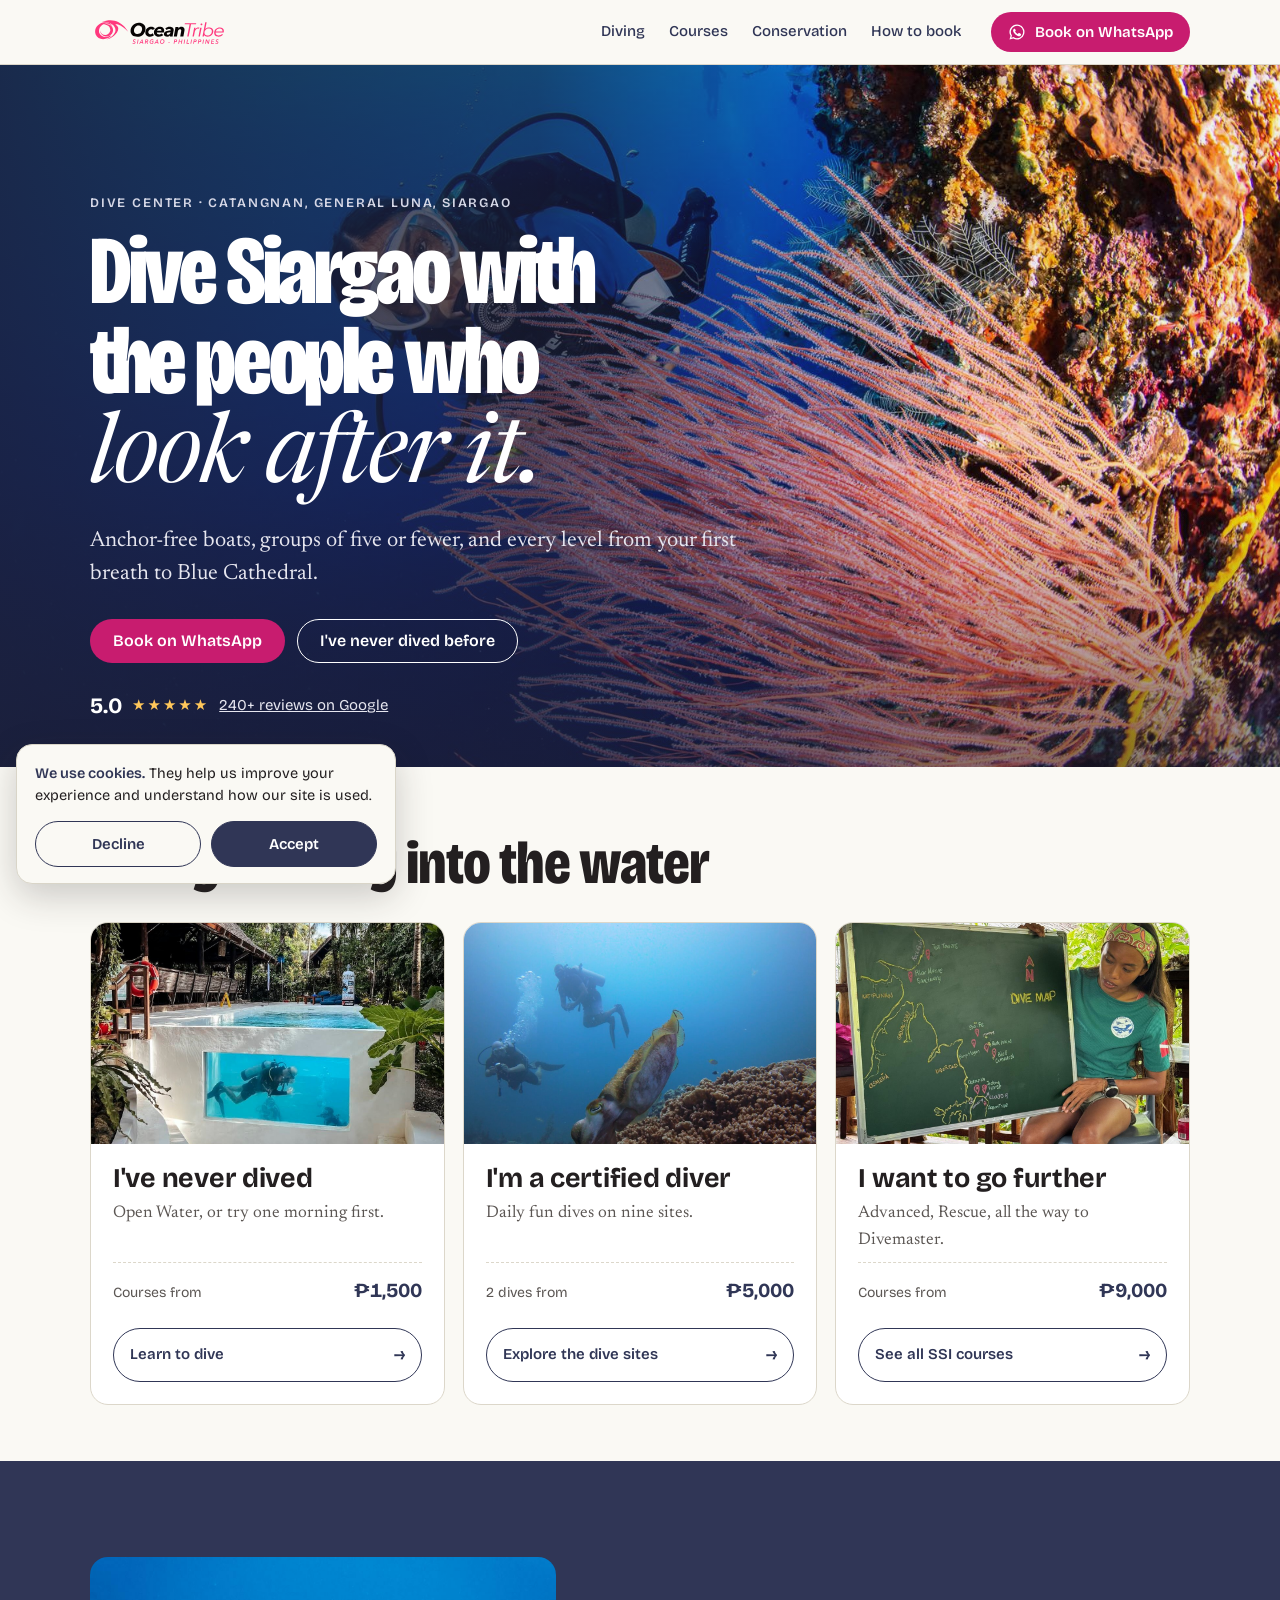
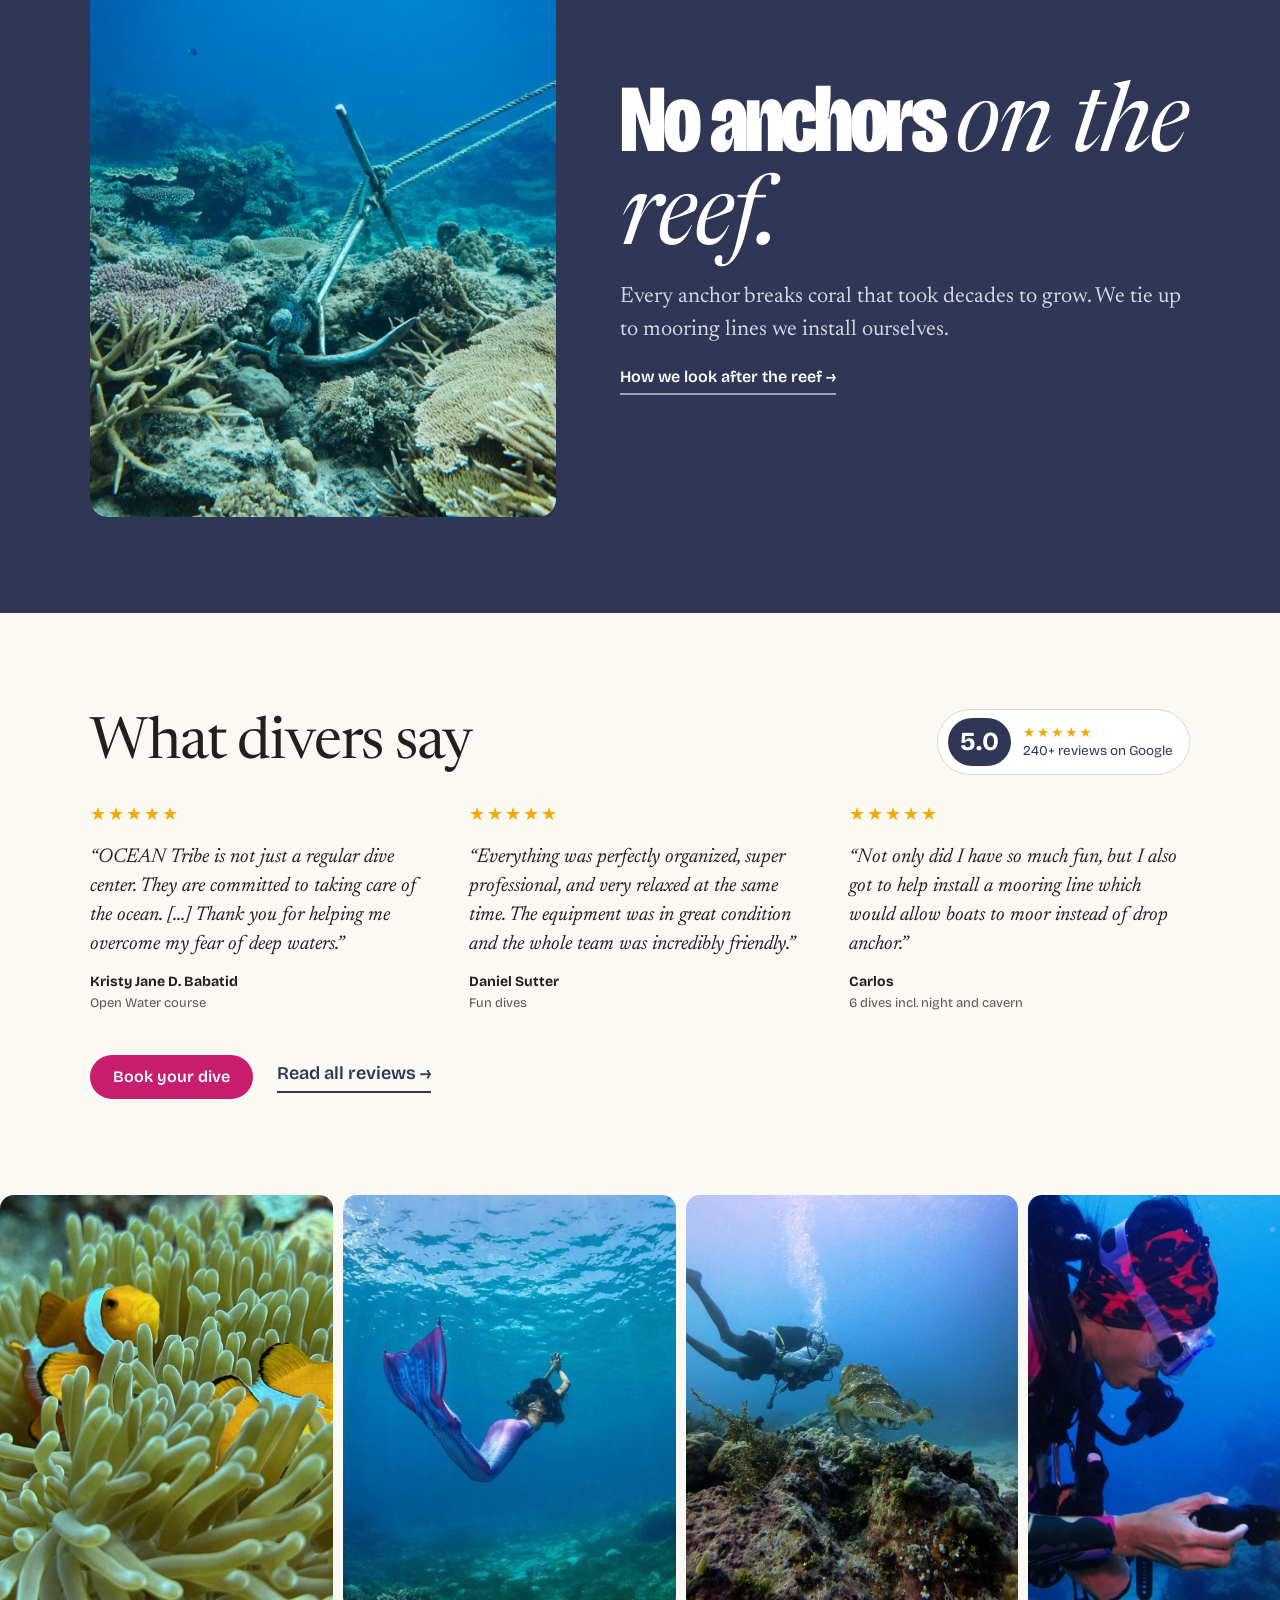
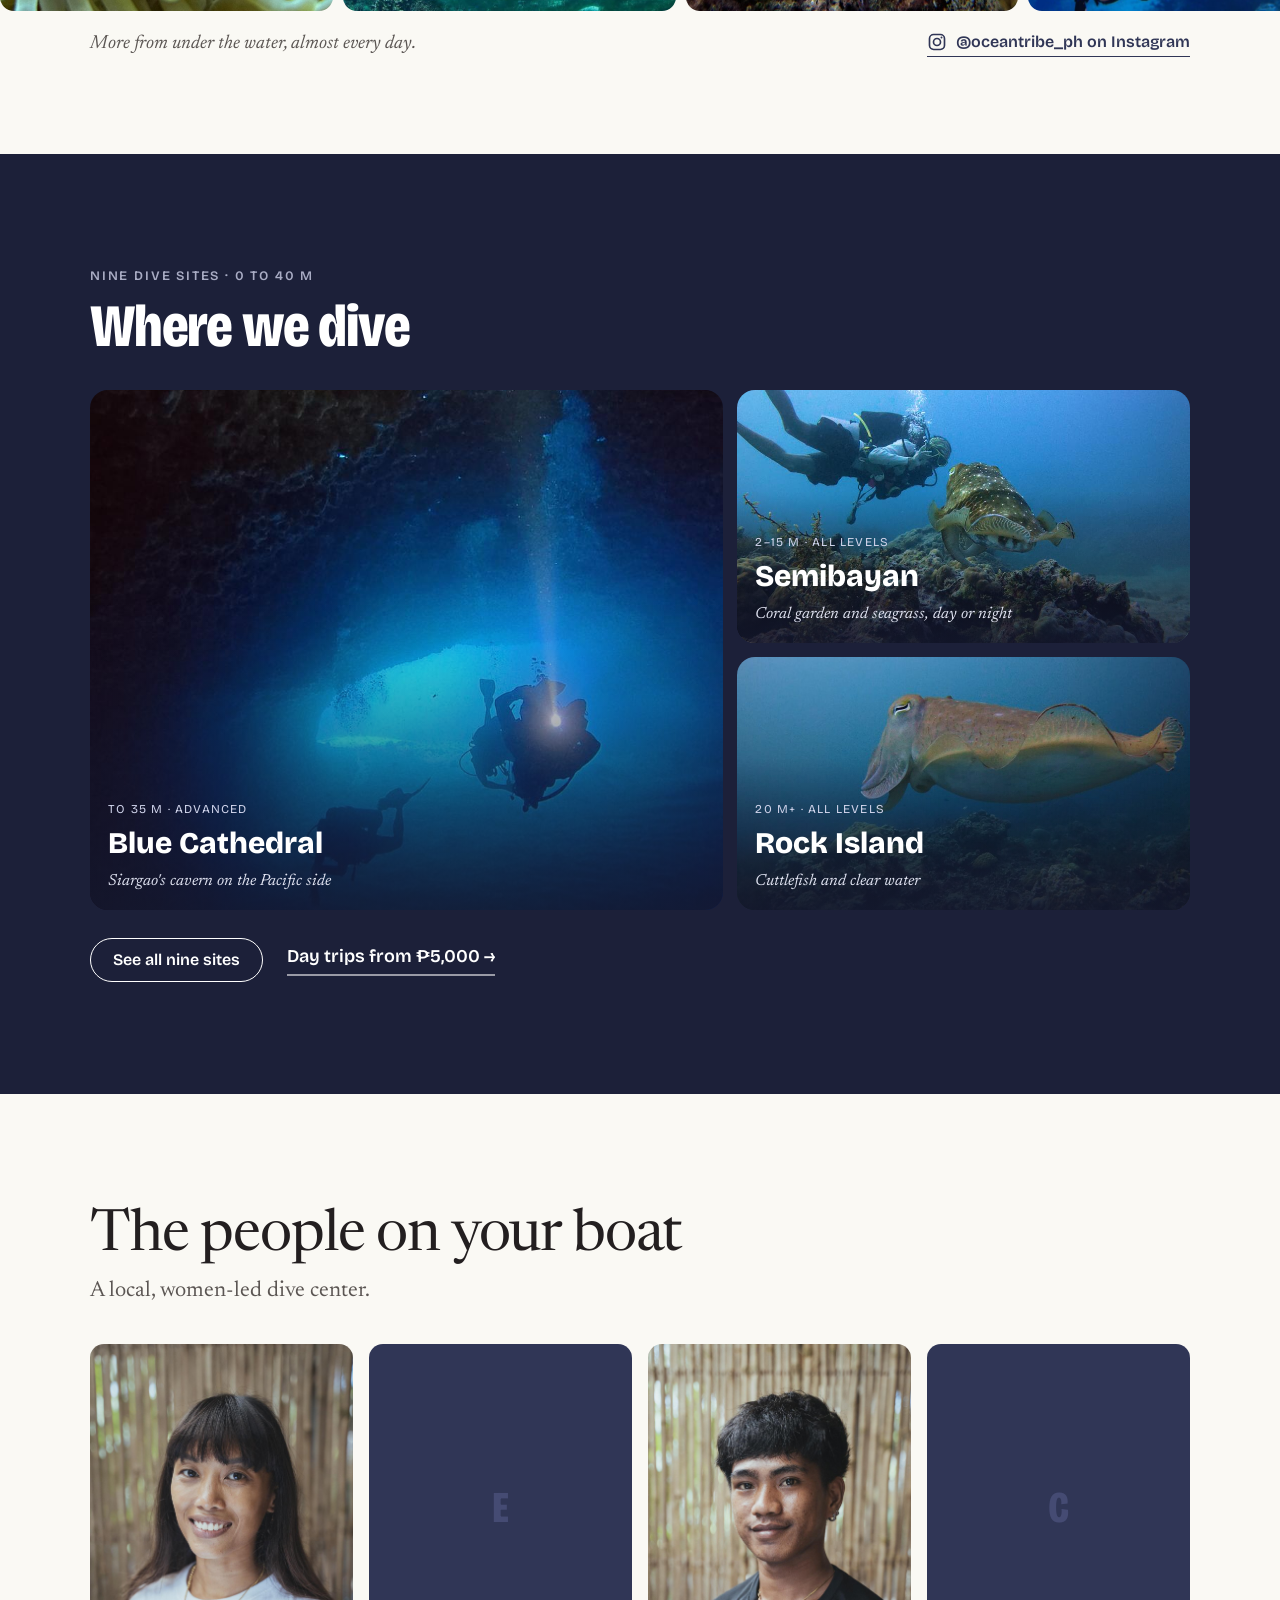
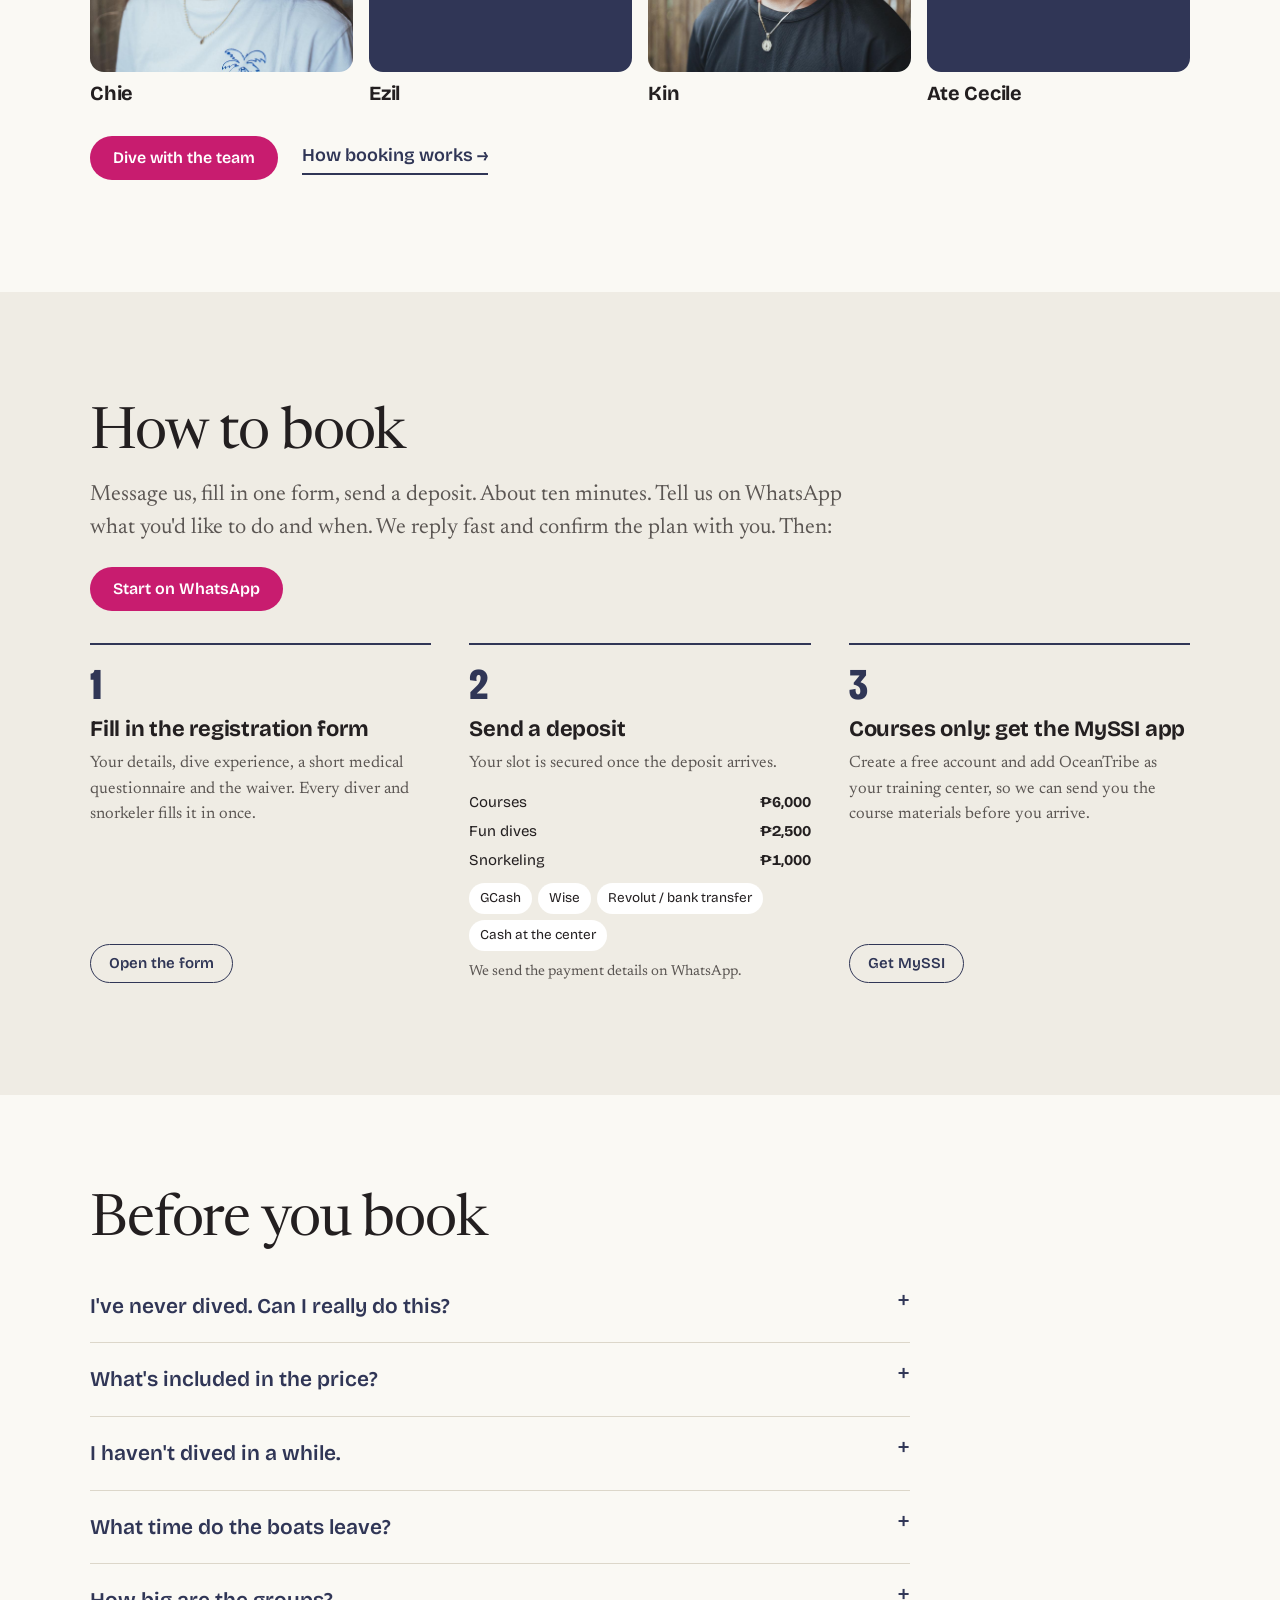
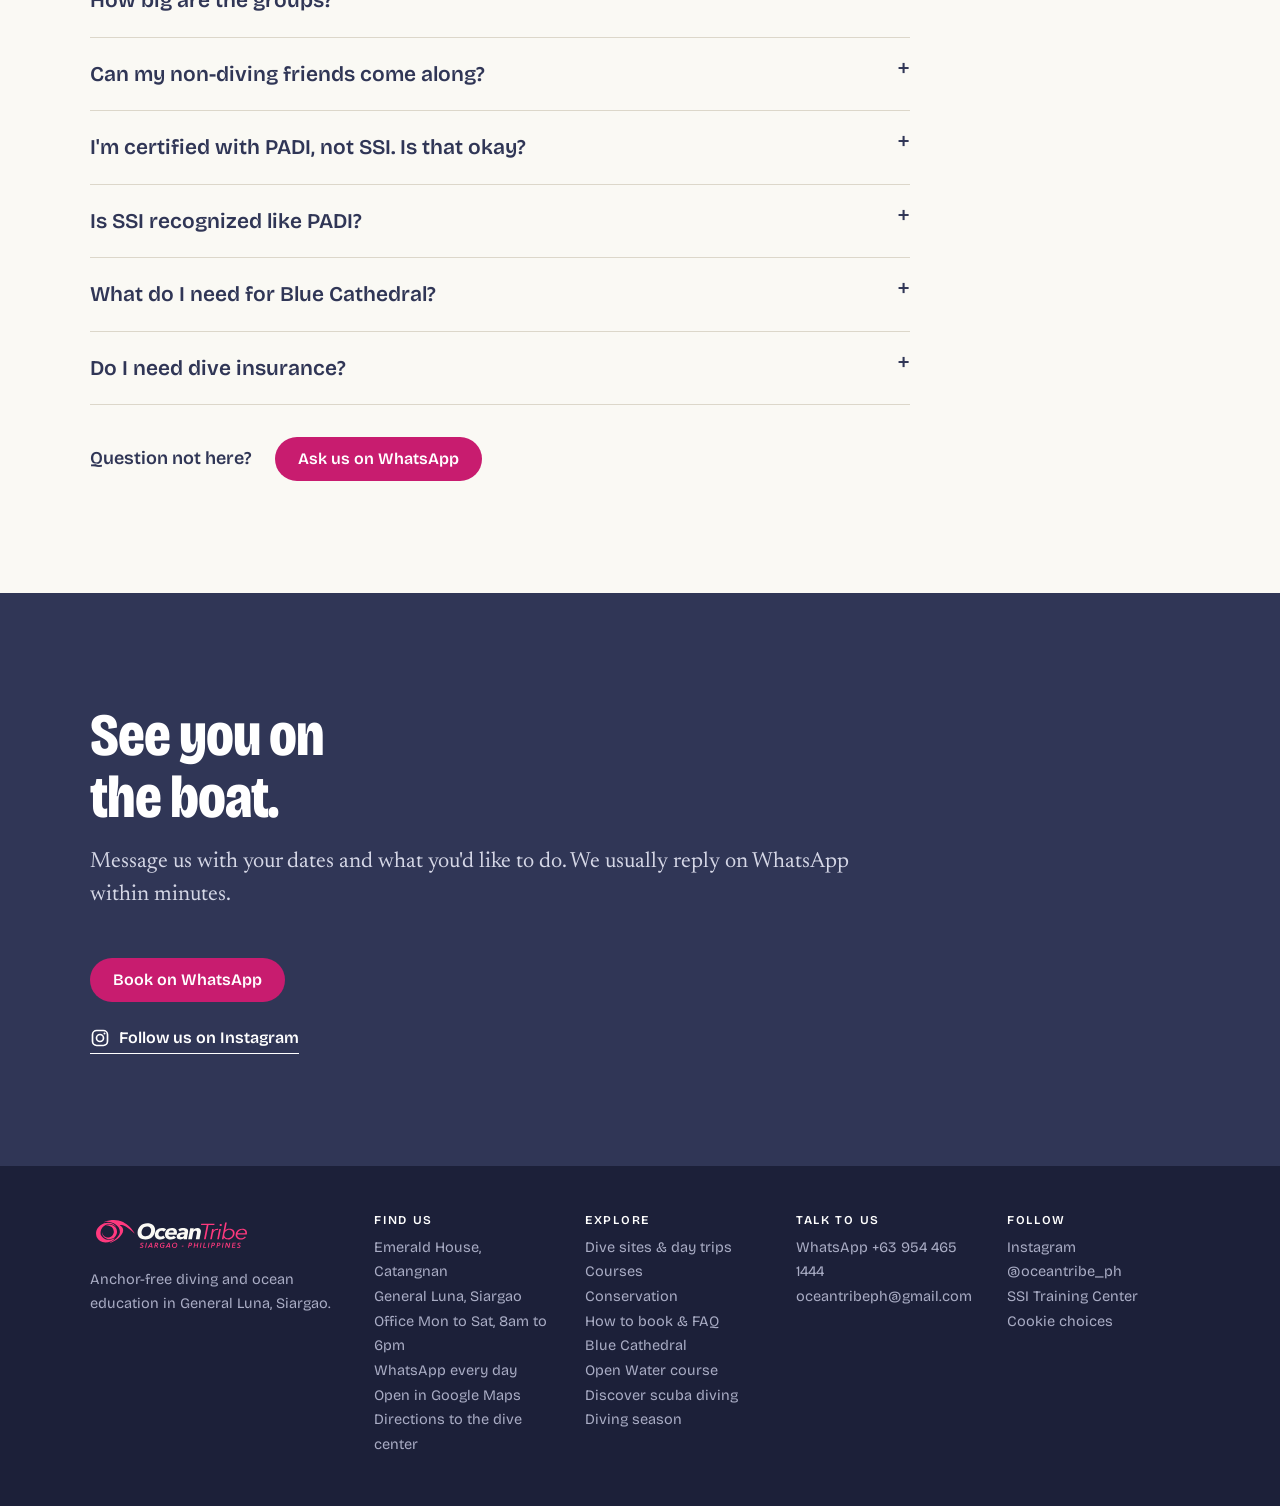
<file: index.html>
<!doctype html>
<html lang="en"><head><meta charset="utf-8"><meta name="viewport" content="width=device-width,initial-scale=1,viewport-fit=cover"><title>Scuba Diving &amp; Courses in General Luna, Siargao | OceanTribe</title>
<meta name="description" content="Anchor-free scuba diving in General Luna, Siargao. Fun dives from ₱5,000, SSI courses from Try Scuba to Divemaster, groups of five or fewer.">
<link rel="canonical" href="https://oceantribe.ph/">
<meta property="og:type" content="website">
<meta property="og:site_name" content="OceanTribe Philippines">
<meta property="og:title" content="Scuba Diving &amp; Courses in General Luna, Siargao | OceanTribe">
<meta property="og:description" content="Anchor-free scuba diving in General Luna, Siargao. Fun dives from ₱5,000, SSI courses from Try Scuba to Divemaster, groups of five or fewer.">
<meta property="og:url" content="https://oceantribe.ph/">
<meta property="og:image" content="https://oceantribe.ph/img/diver-sea-whip-wall-siargao.jpg">
<meta name="twitter:card" content="summary_large_image">
<link rel="icon" href="img/logo-mark.svg" type="image/svg+xml">
<link rel="preconnect" href="https://fonts.googleapis.com">
<link rel="preconnect" href="https://fonts.gstatic.com" crossorigin>
<link rel="stylesheet" href="https://fonts.googleapis.com/css2?family=Bricolage+Grotesque:opsz,wdth,wght@12..96,75..100,300..800&family=Newsreader:ital,opsz,wght@0,6..72,300..600;1,6..72,300..500&display=swap">
<link rel="stylesheet" href="styles.css">
<script defer src="https://cloud.umami.is/script.js" data-website-id="334c8118-5573-4750-85b4-5e880d97f242"></script>
<script defer src="track.js"></script>
<script defer src="consent.js"></script>
<script type="application/ld+json">{"@context":"https://schema.org","@type":"SportsActivityLocation","@id":"https://oceantribe.ph/#business","name":"OceanTribe Philippines","alternateName":["OceanTribe Siargao","Ocean Tribe Dive Center"],"description":"Women-led SSI dive center in General Luna, Siargao. Fun dives, courses from Try Scuba to Divemaster, anchor-free boats and groups of five or fewer.","url":"https://oceantribe.ph/","image":"https://oceantribe.ph/img/diver-sea-whip-wall-siargao.jpg","logo":"https://oceantribe.ph/img/logo-mark.svg","telephone":"+63 954 465 1444","openingHoursSpecification":[{"@type":"OpeningHoursSpecification","dayOfWeek":["Monday","Tuesday","Wednesday","Thursday","Friday","Saturday"],"opens":"08:00","closes":"18:00"}],"email":"oceantribeph@gmail.com","address":{"@type":"PostalAddress","streetAddress":"Emerald House, Catangnan","addressLocality":"General Luna","addressRegion":"Surigao del Norte","postalCode":"8419","addressCountry":"PH"},"geo":{"@type":"GeoCoordinates","latitude":9.8102603,"longitude":126.1649299},"hasMap":"https://www.google.com/maps/place/Ocean+Tribe+Dive+Center/@9.8078009,126.165637,17z/data=!4m6!3m5!1s0x3304090036056f11:0x4c43a69e7b7e8809!8m2!3d9.8102603!4d126.1649299!16s%2Fg%2F11x1c6w_49","sameAs":["https://www.instagram.com/oceantribe_ph/","https://www.divessi.com/divecenter/763305"]}</script>
<script type="application/ld+json">{"@context":"https://schema.org","@type":"FAQPage","mainEntity":[{"@type":"Question","name":"I've never dived. Can I really do this?","acceptedAnswer":{"@type":"Answer","text":"Yes. Basic Diver is made for people with no experience. You start in the pool and only go to the ocean once you feel comfortable, with your instructor beside you."}},{"@type":"Question","name":"What's included in the price?","acceptedAnswer":{"@type":"Answer","text":"All scuba gear, the boat and the marine fee. Extras like a torch or a dive computer on fun dives are ₱300 each."}},{"@type":"Question","name":"I haven't dived in a while.","acceptedAnswer":{"@type":"Answer","text":"If your last dive was more than six months ago, we suggest the Scuba Refresher: one pool session and two ocean dives for ₱6,500."}},{"@type":"Question","name":"What time do the boats leave?","acceptedAnswer":{"@type":"Answer","text":"Usually around 9:00 in the morning and 13:30 in the afternoon. If there's a Basic Diver on the trip, the day starts at 8:00 with the pool session."}},{"@type":"Question","name":"How big are the groups?","acceptedAnswer":{"@type":"Answer","text":"Five divers at most per group."}},{"@type":"Question","name":"Can my non-diving friends come along?","acceptedAnswer":{"@type":"Answer","text":"Yes. A boat ride is ₱1,000, and guided snorkeling is ₱1,500."}},{"@type":"Question","name":"I'm certified with PADI, not SSI. Is that okay?","acceptedAnswer":{"@type":"Answer","text":"Yes. We welcome divers from PADI, SSI, SDI, CMAS, NAUI and others. Bring your card or upload it in the registration form."}},{"@type":"Question","name":"Is SSI recognized like PADI?","acceptedAnswer":{"@type":"Answer","text":"Yes. SSI certifications are recognized by dive centers around the world, and we welcome PADI divers on every trip. The skills and depth limits of an SSI Open Water Diver match what other agencies teach at that level."}},{"@type":"Question","name":"What do I need for Blue Cathedral?","acceptedAnswer":{"@type":"Answer","text":"An Advanced certification, recent diving experience and good air consumption. Depending on when you last dived, we may ask for a check dive first. We decide case by case. Blue Cathedral runs from March to September, on days without swell."}},{"@type":"Question","name":"Do I need dive insurance?","acceptedAnswer":{"@type":"Answer","text":"We strongly recommend it. The registration form asks whether your insurance covers diving."}}]}</script>
</head><body>
<header class="site-head">
  <div class="wrap head-row">
    <a class="logo" href="index.html" aria-label="OceanTribe Philippines, back to top"><img src="img/logo-wide-siargao-dark.svg" alt="OceanTribe Philippines"></a>
    <nav class="nav" aria-label="Main">
      <a href="diving.html">Diving</a>
      <a href="courses.html">Courses</a>
      <a href="conservation.html">Conservation</a>
      <a href="index.html#book">How to book</a>
    </nav>
    <a class="btn btn-wa" href="https://wa.me/639544651444?text=Hi%20OceanTribe!%20I%27d%20like%20to%20book%20a%20dive." target="_blank" rel="noopener">
      <svg viewBox="0 0 24 24" fill="currentColor" aria-hidden="true"><path d="M12 2a10 10 0 0 0-8.6 15.1L2 22l5-1.3A10 10 0 1 0 12 2Zm0 18.2a8.2 8.2 0 0 1-4.2-1.2l-.3-.2-3 .8.8-2.9-.2-.3A8.2 8.2 0 1 1 12 20.2Zm4.5-6.1c-.2-.1-1.5-.7-1.7-.8-.2-.1-.4-.1-.6.1l-.8 1c-.1.2-.3.2-.5.1a6.7 6.7 0 0 1-3.3-2.9c-.2-.4.2-.4.7-1.3.1-.2 0-.3 0-.4l-.8-1.8c-.2-.5-.4-.4-.6-.4h-.5a1 1 0 0 0-.7.3 3 3 0 0 0-.9 2.2 5.2 5.2 0 0 0 1.1 2.7 11.8 11.8 0 0 0 4.5 4c1.7.7 2.3.8 3.2.6.5-.1 1.5-.6 1.7-1.2.2-.6.2-1.1.2-1.2-.1-.1-.3-.2-.5-.3Z"/></svg>
      <span class="lbl-long">Book on WhatsApp</span><span class="lbl-short">Book</span></a>
  </div>
  <nav class="subnav" aria-label="Sections">
    <a href="diving.html">Diving</a><a href="courses.html">Courses</a><a href="conservation.html">Conservation</a><a href="index.html#book">Book</a>
  </nav>
</header>

<main id="top">
<section class="hero" aria-label="Welcome">
    <picture>
      <source media="(min-width: 760px)" srcset="img/diver-sea-whip-wall-siargao.jpg">
      <img src="img/diver-coral-swim-through-siargao.jpg" alt="A diver framed by a coral swim-through in Siargao">
    </picture>
    <div class="wrap hero-inner">
      <p class="eyebrow">Dive center · Catangnan, General Luna, Siargao</p>
      <h1>Dive Siargao with the people who <em>look after it.</em></h1>
      <p class="lede">Anchor-free boats, groups of five or fewer, and every level from your first breath to Blue Cathedral.</p>
      <div class="hero-cta">
        <a class="btn btn-wa" href="https://wa.me/639544651444?text=Hi%20OceanTribe!%20I%27d%20like%20to%20book%20a%20dive." target="_blank" rel="noopener">Book on WhatsApp</a>
        <a class="btn btn-ghost" href="courses.html">I've never dived before</a>
      </div>
      <p class="stars"><b>5.0</b><span class="s" aria-hidden="true">★★★★★</span><a href="https://www.google.com/maps/place/Ocean+Tribe+Dive+Center/@9.8078009,126.165637,17z/data=!4m6!3m5!1s0x3304090036056f11:0x4c43a69e7b7e8809!8m2!3d9.8102603!4d126.1649299!16s%2Fg%2F11x1c6w_49" target="_blank" rel="noopener">240+ reviews on Google</a></p>
    </div>
  </section>

  <section class="wrap doors" aria-labelledby="doors-h">
    <h2 id="doors-h" style="margin-top:10px">Pick your way into the water</h2>
    <div class="door-grid">
      <a class="door" href="courses.html">
        <img src="img/dive-center-pool-training-general-luna.jpg" alt="A student diver seen through the window of the dive center pool" loading="lazy" style="object-position:50% 60%">
        <div class="door-body">
          <h3>I've never dived</h3>
          <p>Open Water, or try one morning first.</p>
          <div class="from"><span>Courses from</span><b class="num">₱1,500</b></div>
          <span class="go">Learn to dive</span>
        </div>
      </a>
      <a class="door" href="diving.html">
        <img src="img/divers-following-cuttlefish-siargao.jpg" alt="Two divers following a cuttlefish over the reef" loading="lazy" style="object-position:50% 40%">
        <div class="door-body">
          <h3>I'm a certified diver</h3>
          <p>Daily fun dives on nine sites.</p>
          <div class="from"><span>2 dives from</span><b class="num">₱5,000</b></div>
          <span class="go">Explore the dive sites</span>
        </div>
      </a>
      <a class="door" href="courses.html#go-further">
        <img src="img/dive-briefing-chalkboard-map.jpg" alt="An instructor explaining a dive plan on a chalkboard map" loading="lazy">
        <div class="door-body">
          <h3>I want to go further</h3>
          <p>Advanced, Rescue, all the way to Divemaster.</p>
          <div class="from"><span>Courses from</span><b class="num">₱9,000</b></div>
          <span class="go">See all SSI courses</span>
        </div>
      </a>
    </div>
  </section>
<section class="reef-band" id="reef" aria-labelledby="reef-h">
    <div class="wrap reef-grid">
      <figure class="reef-photo"><img src="img/mooring-line-helix-anchor-reef.jpg" alt="A mooring line fixed to a helix anchor on the reef" loading="lazy"></figure>
      <div class="stack">
        
        <p class="big-claim" id="reef-h">No anchors <span>on the reef.</span></p>
        <p class="lede">Every anchor breaks coral that took decades to grow. We tie up to mooring lines we install ourselves.</p>
        <a class="reef-link" href="conservation.html">How we look after the reef</a>
      </div>
    </div>
  </section>

  <section class="reviews" aria-labelledby="rev-h">
    <div class="wrap">
      <div class="rev-head">
        <div><h2 id="rev-h" class="serif-h">What divers say</h2></div>
        <a class="rev-score" href="https://www.google.com/maps/place/Ocean+Tribe+Dive+Center/@9.8078009,126.165637,17z/data=!4m6!3m5!1s0x3304090036056f11:0x4c43a69e7b7e8809!8m2!3d9.8102603!4d126.1649299!16s%2Fg%2F11x1c6w_49" target="_blank" rel="noopener"><b>5.0</b><span><span class="s" aria-hidden="true">★★★★★</span>240+ reviews on Google</span></a>
      </div>
      <div class="rev-row rev3">
        <figure class="rev"><span class="s" aria-label="5 stars">★★★★★</span><blockquote>“OCEAN Tribe is not just a regular dive center. They are committed to taking care of the ocean. […] Thank you for helping me overcome my fear of deep waters.”</blockquote><figcaption><b>Kristy Jane D. Babatid</b><span>Open Water course</span></figcaption></figure>
        <figure class="rev"><span class="s" aria-label="5 stars">★★★★★</span><blockquote>“Everything was perfectly organized, super professional, and very relaxed at the same time. The equipment was in great condition and the whole team was incredibly friendly.”</blockquote><figcaption><b>Daniel Sutter</b><span>Fun dives</span></figcaption></figure>
        <figure class="rev"><span class="s" aria-label="5 stars">★★★★★</span><blockquote>“Not only did I have so much fun, but I also got to help install a mooring line which would allow boats to moor instead of drop anchor.”</blockquote><figcaption><b>Carlos</b><span>6 dives incl. night and cavern</span></figcaption></figure>
      </div>
      <div class="sec-cta"><a class="btn btn-wa" href="https://wa.me/639544651444?text=Hi%20OceanTribe%21%20I%27d%20like%20to%20book%20a%20dive.%20My%20dates%3A%20" target="_blank" rel="noopener">Book your dive</a><a class="text-link" href="https://www.google.com/maps/place/Ocean+Tribe+Dive+Center/@9.8078009,126.165637,17z/data=!4m6!3m5!1s0x3304090036056f11:0x4c43a69e7b7e8809!8m2!3d9.8102603!4d126.1649299!16s%2Fg%2F11x1c6w_49" target="_blank" rel="noopener">Read all reviews</a></div>
    </div>
  </section>

  <section class="strip" aria-label="Photos from our dives">
    <div class="strip-row">
      <img src="img/anemonefish-siargao-reef.jpg" alt="Anemonefish in a sea anemone" loading="lazy"><img src="img/mermaid-swimming-siargao.jpg" alt="A mermaid swimmer over the reef" loading="lazy"><img src="img/semibayan-diver-cuttlefish.jpg" alt="A diver meeting a cuttlefish" loading="lazy"><img src="img/diver-torch-red-sea-fan.jpg" alt="A diver lighting up a red sea fan" loading="lazy" style="object-position:72% 50%"><img src="img/diver-torch-crevice-siargao.jpg" alt="A diver with a torch in a crevice" loading="lazy"><img src="img/diver-coral-magnifier.jpg" alt="A diver checking coral up close with a magnifier" loading="lazy">
    </div>
    <div class="wrap strip-ig"><p>More from under the water, almost every day.</p><a class="ig-link" href="https://www.instagram.com/oceantribe_ph/" target="_blank" rel="noopener"><svg viewBox="0 0 24 24" aria-hidden="true"><rect x="3" y="3" width="18" height="18" rx="5" fill="none" stroke="currentColor" stroke-width="2"/><circle cx="12" cy="12" r="4.2" fill="none" stroke="currentColor" stroke-width="2"/><circle cx="17.4" cy="6.6" r="1.2" fill="currentColor"/></svg><span>@oceantribe_ph on Instagram</span></a></div>
  </section>

  <section class="block deep highlights" aria-labelledby="hl-h">
    <div class="wrap">
      <p class="eyebrow">Nine dive sites · 0 to 40 m</p>
      <h2 id="hl-h" style="margin-top:10px">Where we dive</h2>
      <div class="hl-grid">
        <a class="hl big" href="blue-cathedral-siargao.html"><img src="img/blue-cathedral-cavern-divers-siargao.jpg" alt="Divers inside the Blue Cathedral cavern" loading="lazy"><span class="hl-t"><small>To 35 m · Advanced</small><b>Blue Cathedral</b><em>Siargao's cavern on the Pacific side</em></span></a>
        <a class="hl" href="dive-site-semibayan.html"><img src="img/semibayan-diver-cuttlefish.jpg" alt="A diver meeting a cuttlefish at Semibayan" loading="lazy"><span class="hl-t"><small>2–15 m · All levels</small><b>Semibayan</b><em>Coral garden and seagrass, day or night</em></span></a>
        <a class="hl" href="dive-site-rock-island.html"><img src="img/rock-island-cuttlefish-siargao.jpg" alt="A cuttlefish hovering over the reef at Rock Island" loading="lazy"><span class="hl-t"><small>20 m+ · All levels</small><b>Rock Island</b><em>Cuttlefish and clear water</em></span></a>
      </div>
      <div class="hl-links"><a class="btn btn-out" href="diving.html">See all nine sites</a><a class="text-link" href="diving.html#prices">Day trips from ₱5,000</a></div>
    </div>
  </section>

  <section class="block team team-home" id="team" aria-labelledby="team-h">
    <div class="wrap">
      
      <h2 id="team-h" class="serif-h">The people on your boat</h2><p class="lede team-lede">A local, women-led dive center.</p>
      <div class="team-grid">
        <div class="person"><div class="ph"><img src="img/chie-oceantribe-siargao.jpg" alt="Chie" loading="lazy"></div><p class="role">Owner · Instructor</p><h3>Chie</h3><p>Started OceanTribe in Siargao and still leads dives most days.</p></div>
        <div class="person"><div class="ph"><span aria-hidden="true">E</span></div><p class="role">Operations</p><h3>Ezil</h3><p>Welcoming, friendly and always happy to help. Your first hello at the front desk.</p></div>
        <div class="person"><div class="ph"><img src="img/kin-oceantribe-siargao.jpg" alt="Kin" loading="lazy"></div><p class="role">Head of dive logistics</p><h3>Kin</h3><p>Our OceanTribe scholar. Went from non-diver to diver and is on his way to Divemaster.</p></div>
        <div class="person"><div class="ph"><span aria-hidden="true">C</span></div><p class="role">Maintenance</p><h3>Ate Cecile</h3><p>Keeps the place running before anyone asks. The caring auntie of the dive center.</p></div>
      </div>
      <div class="sec-cta"><a class="btn btn-wa" href="https://wa.me/639544651444?text=Hi%20OceanTribe%21%20I%27d%20like%20to%20dive%20with%20you.%20My%20dates%3A%20" target="_blank" rel="noopener">Dive with the team</a><a class="text-link" href="#book">How booking works</a></div>
    </div>
  </section>
<section class="block" id="book" aria-labelledby="book-h">
    <div class="wrap">
      <h2 id="book-h" class="serif-h">How to book</h2>
      <p class="lede">Message us, fill in one form, send a deposit. About ten minutes. Tell us on WhatsApp what you'd like to do and when. We reply fast and confirm the plan with you. Then:</p>
      <div class="sec-cta top"><a class="btn btn-wa" href="https://wa.me/639544651444?text=Hi%20OceanTribe%21%20I%27d%20like%20to%20book.%20What%20I%27d%20like%20to%20do%20and%20my%20dates%3A%20" target="_blank" rel="noopener">Start on WhatsApp</a></div>
      <ol class="steps">
        <li>
          <h3>Fill in the registration form</h3>
          <p>Your details, dive experience, a short medical questionnaire and the waiver. Every diver and snorkeler fills it in once.</p>
          <a class="btn btn-out" href="https://tally.so/r/3jVJ7E" target="_blank" rel="noopener">Open the form</a>
        </li>
        <li>
          <h3>Send a deposit</h3>
          <p>Your slot is secured once the deposit arrives.</p>
          <div class="dep"><span>Courses</span><b>₱6,000</b><span>Fun dives</span><b>₱2,500</b><span>Snorkeling</span><b>₱1,000</b></div>
          <div class="pay"><span>GCash</span><span>Wise</span><span>Revolut / bank transfer</span><span>Cash at the center</span></div>
          <p style="font-size:14.5px">We send the payment details on WhatsApp.</p>
        </li>
        <li>
          <h3>Courses only: get the MySSI app</h3>
          <p>Create a free account and add OceanTribe as your training center, so we can send you the course materials before you arrive.</p>
          <a class="btn btn-out" href="https://www.divessi.com/en/join-ssi/register-free/myssi-app" target="_blank" rel="noopener">Get MySSI</a>
        </li>
      </ol>
    </div>
  </section>
  <section class="block" id="faq" aria-labelledby="faq-h">
    <div class="wrap">
      
      <h2 id="faq-h" class="serif-h" style="margin-bottom:18px">Before you book</h2>
      <div class="faq">
        <details><summary>I've never dived. Can I really do this?</summary><p>Yes. Basic Diver is made for people with no experience. You start in the pool and only go to the ocean once you feel comfortable, with your instructor beside you.</p></details>
        <details><summary>What's included in the price?</summary><p>All scuba gear, the boat and the marine fee. Extras like a torch or a dive computer on fun dives are ₱300 each.</p></details>
        <details><summary>I haven't dived in a while.</summary><p>If your last dive was more than six months ago, we suggest the Scuba Refresher: one pool session and two ocean dives for ₱6,500.</p></details>
        <details><summary>What time do the boats leave?</summary><p>Usually around 9:00 in the morning and 13:30 in the afternoon. If there's a Basic Diver on the trip, the day starts at 8:00 with the pool session.</p></details>
        <details><summary>How big are the groups?</summary><p>Five divers at most per group.</p></details>
        <details><summary>Can my non-diving friends come along?</summary><p>Yes. A boat ride is ₱1,000, and guided snorkeling is ₱1,500.</p></details>
        <details><summary>I'm certified with PADI, not SSI. Is that okay?</summary><p>Yes. We welcome divers from PADI, SSI, SDI, CMAS, NAUI and others. Bring your card or upload it in the registration form.</p></details>
        <details><summary>Is SSI recognized like PADI?</summary><p>Yes. SSI certifications are recognized by dive centers around the world, and we welcome PADI divers on every trip. The skills and depth limits of an SSI Open Water Diver match what other agencies teach at that level.</p></details>
        <details><summary>What do I need for Blue Cathedral?</summary><p>An Advanced certification, recent diving experience and good air consumption. Depending on when you last dived, we may ask for a check dive first. We decide case by case. Blue Cathedral runs from March to September, on days without swell.</p></details>
        <details><summary>Do I need dive insurance?</summary><p>We strongly recommend it. The registration form asks whether your insurance covers diving.</p></details>
      </div>
      <div class="sec-cta faq-cta"><p>Question not here?</p><a class="btn btn-wa" href="https://wa.me/639544651444?text=Hi%20OceanTribe%21%20I%20have%20a%20question%3A%20" target="_blank" rel="noopener">Ask us on WhatsApp</a></div>
    </div>
  </section>
<section class="block closing" aria-labelledby="close-h">
    <div class="wrap stack">
      <h2 id="close-h">See you on the boat.</h2>
      <p class="lede">Message us with your dates and what you'd like to do. We usually reply on WhatsApp within minutes.</p>
      <div class="hero-cta"><a class="btn btn-wa" href="https://wa.me/639544651444?text=Hi%20OceanTribe!%20I%27d%20like%20to%20book%20a%20dive." target="_blank" rel="noopener">Book on WhatsApp</a></div>
  <div class="close-links"><a class="ig-link on-dark" href="https://www.instagram.com/oceantribe_ph/" target="_blank" rel="noopener"><svg viewBox="0 0 24 24" aria-hidden="true"><rect x="3" y="3" width="18" height="18" rx="5" fill="none" stroke="currentColor" stroke-width="2"/><circle cx="12" cy="12" r="4.2" fill="none" stroke="currentColor" stroke-width="2"/><circle cx="17.4" cy="6.6" r="1.2" fill="currentColor"/></svg><span>Follow us on Instagram</span></a></div>
    </div>
  </section>
</main>

<footer class="foot">
  <div class="wrap foot-grid">
    <div><img src="img/logo-wide-siargao-light.svg" alt="OceanTribe Philippines"><p>Anchor-free diving and ocean education in General Luna, Siargao.</p></div>
    <div><h4>Find us</h4><p>Emerald House, Catangnan<br>General Luna, Siargao</p><p>Office Mon to Sat, 8am to 6pm<br>WhatsApp every day</p><p><a href="https://www.google.com/maps/place/Ocean+Tribe+Dive+Center/@9.8078009,126.165637,17z/data=!4m6!3m5!1s0x3304090036056f11:0x4c43a69e7b7e8809!8m2!3d9.8102603!4d126.1649299!16s%2Fg%2F11x1c6w_49" target="_blank" rel="noopener">Open in Google Maps</a><br><a href="https://www.google.com/maps/dir/?api=1&amp;destination=9.8102603,126.1649299" target="_blank" rel="noopener">Directions to the dive center</a></p></div>
    <div><h4>Explore</h4><p><a href="diving.html">Dive sites &amp; day trips</a><br><a href="courses.html">Courses</a><br><a href="conservation.html">Conservation</a><br><a href="index.html#book">How to book &amp; FAQ</a><br><a href="blue-cathedral-siargao.html">Blue Cathedral</a><br><a href="open-water-course-siargao.html">Open Water course</a><br><a href="discover-scuba-diving-siargao.html">Discover scuba diving</a><br><a href="siargao-diving-season.html">Diving season</a></p></div>
    <div><h4>Talk to us</h4><p>WhatsApp <span class="sel">+63 954 465 1444</span></p><p class="sel">oceantribeph@gmail.com</p></div>
    <div><h4>Follow</h4><p><a href="https://www.instagram.com/oceantribe_ph/" target="_blank" rel="noopener">Instagram @oceantribe_ph</a></p><p>SSI Training Center</p></div>
  </div>
</footer>

<a class="fab" href="https://wa.me/639544651444?text=Hi%20OceanTribe!%20I%27d%20like%20to%20book%20a%20dive." target="_blank" rel="noopener" aria-label="Message us on WhatsApp"><svg viewBox="0 0 24 24" fill="currentColor" aria-hidden="true"><path d="M12 2a10 10 0 0 0-8.6 15.1L2 22l5-1.3A10 10 0 1 0 12 2Zm0 18.2a8.2 8.2 0 0 1-4.2-1.2l-.3-.2-3 .8.8-2.9-.2-.3A8.2 8.2 0 1 1 12 20.2Zm4.5-6.1c-.2-.1-1.5-.7-1.7-.8-.2-.1-.4-.1-.6.1l-.8 1c-.1.2-.3.2-.5.1a6.7 6.7 0 0 1-3.3-2.9c-.2-.4.2-.4.7-1.3.1-.2 0-.3 0-.4l-.8-1.8c-.2-.5-.4-.4-.6-.4h-.5a1 1 0 0 0-.7.3 3 3 0 0 0-.9 2.2 5.2 5.2 0 0 0 1.1 2.7 11.8 11.8 0 0 0 4.5 4c1.7.7 2.3.8 3.2.6.5-.1 1.5-.6 1.7-1.2.2-.6.2-1.1.2-1.2-.1-.1-.3-.2-.5-.3Z"/></svg></a>
<script src="script.js"></script>

</body></html>
</file>
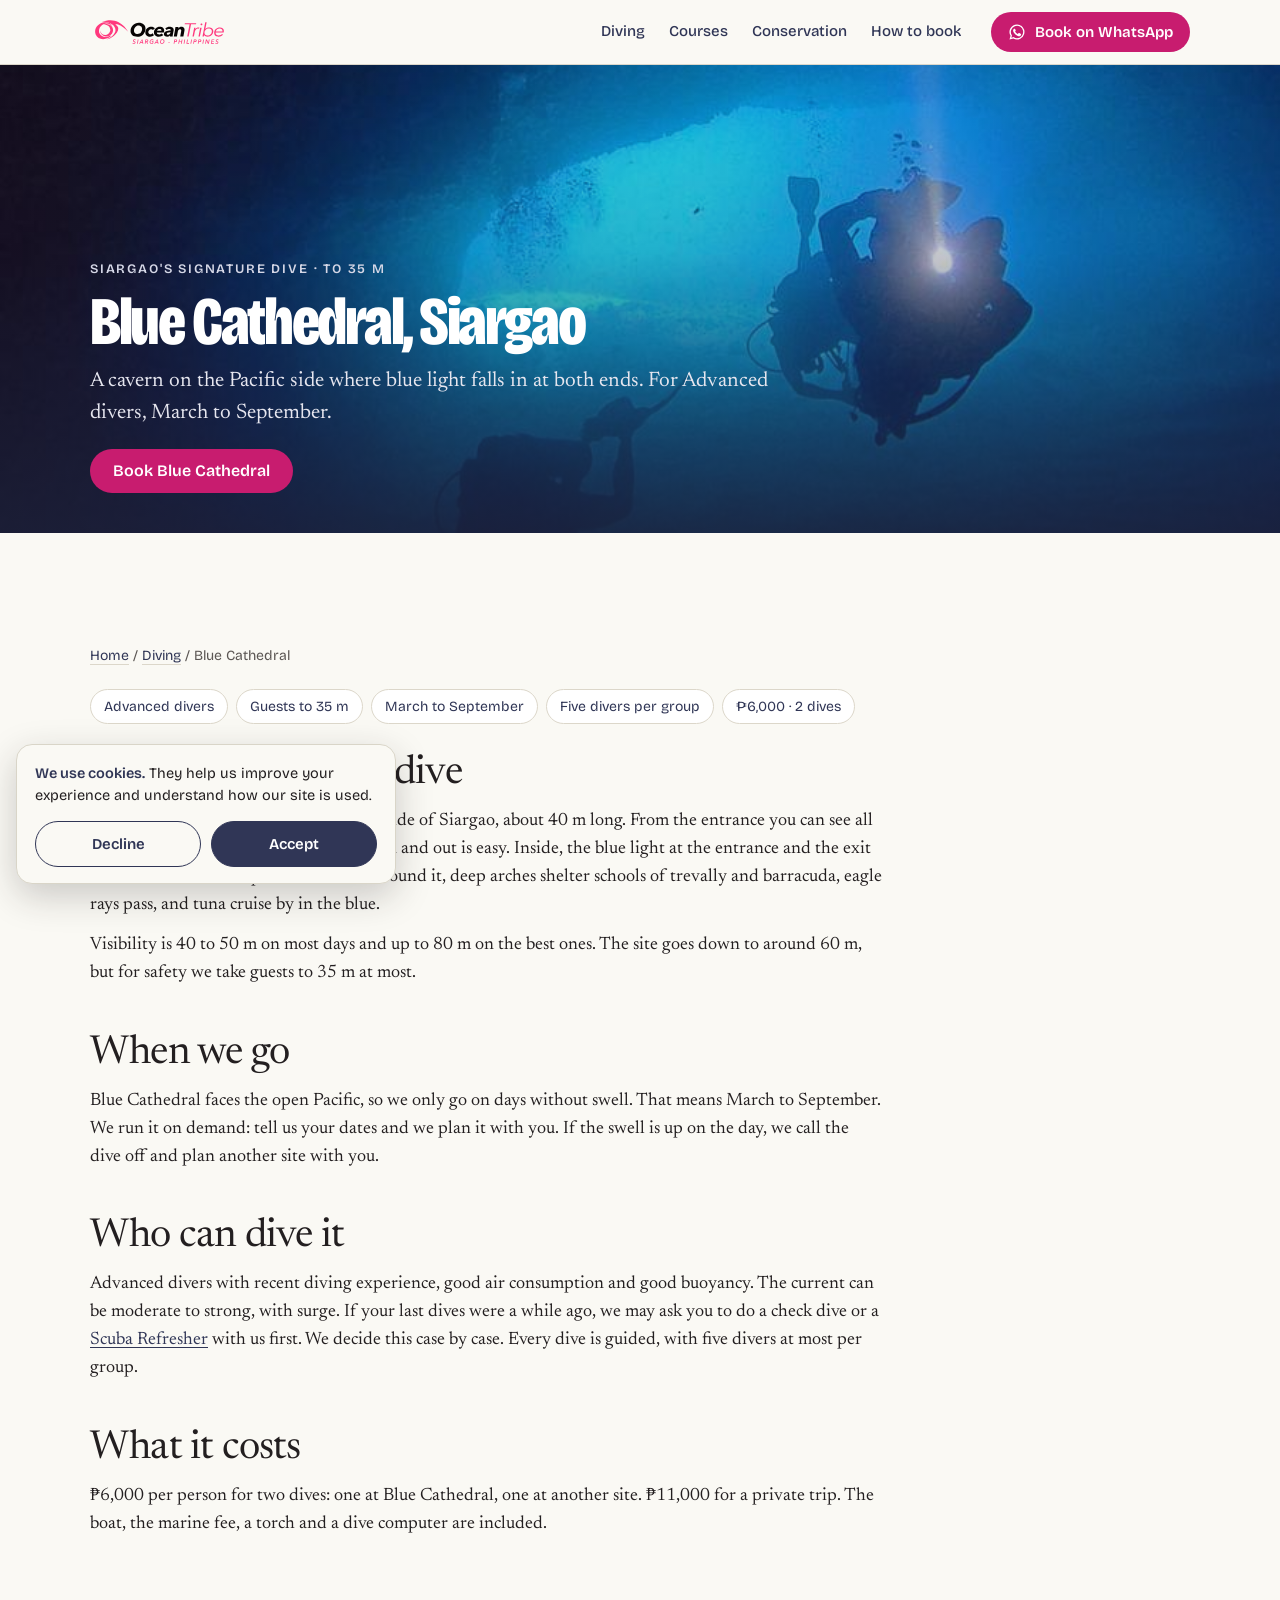
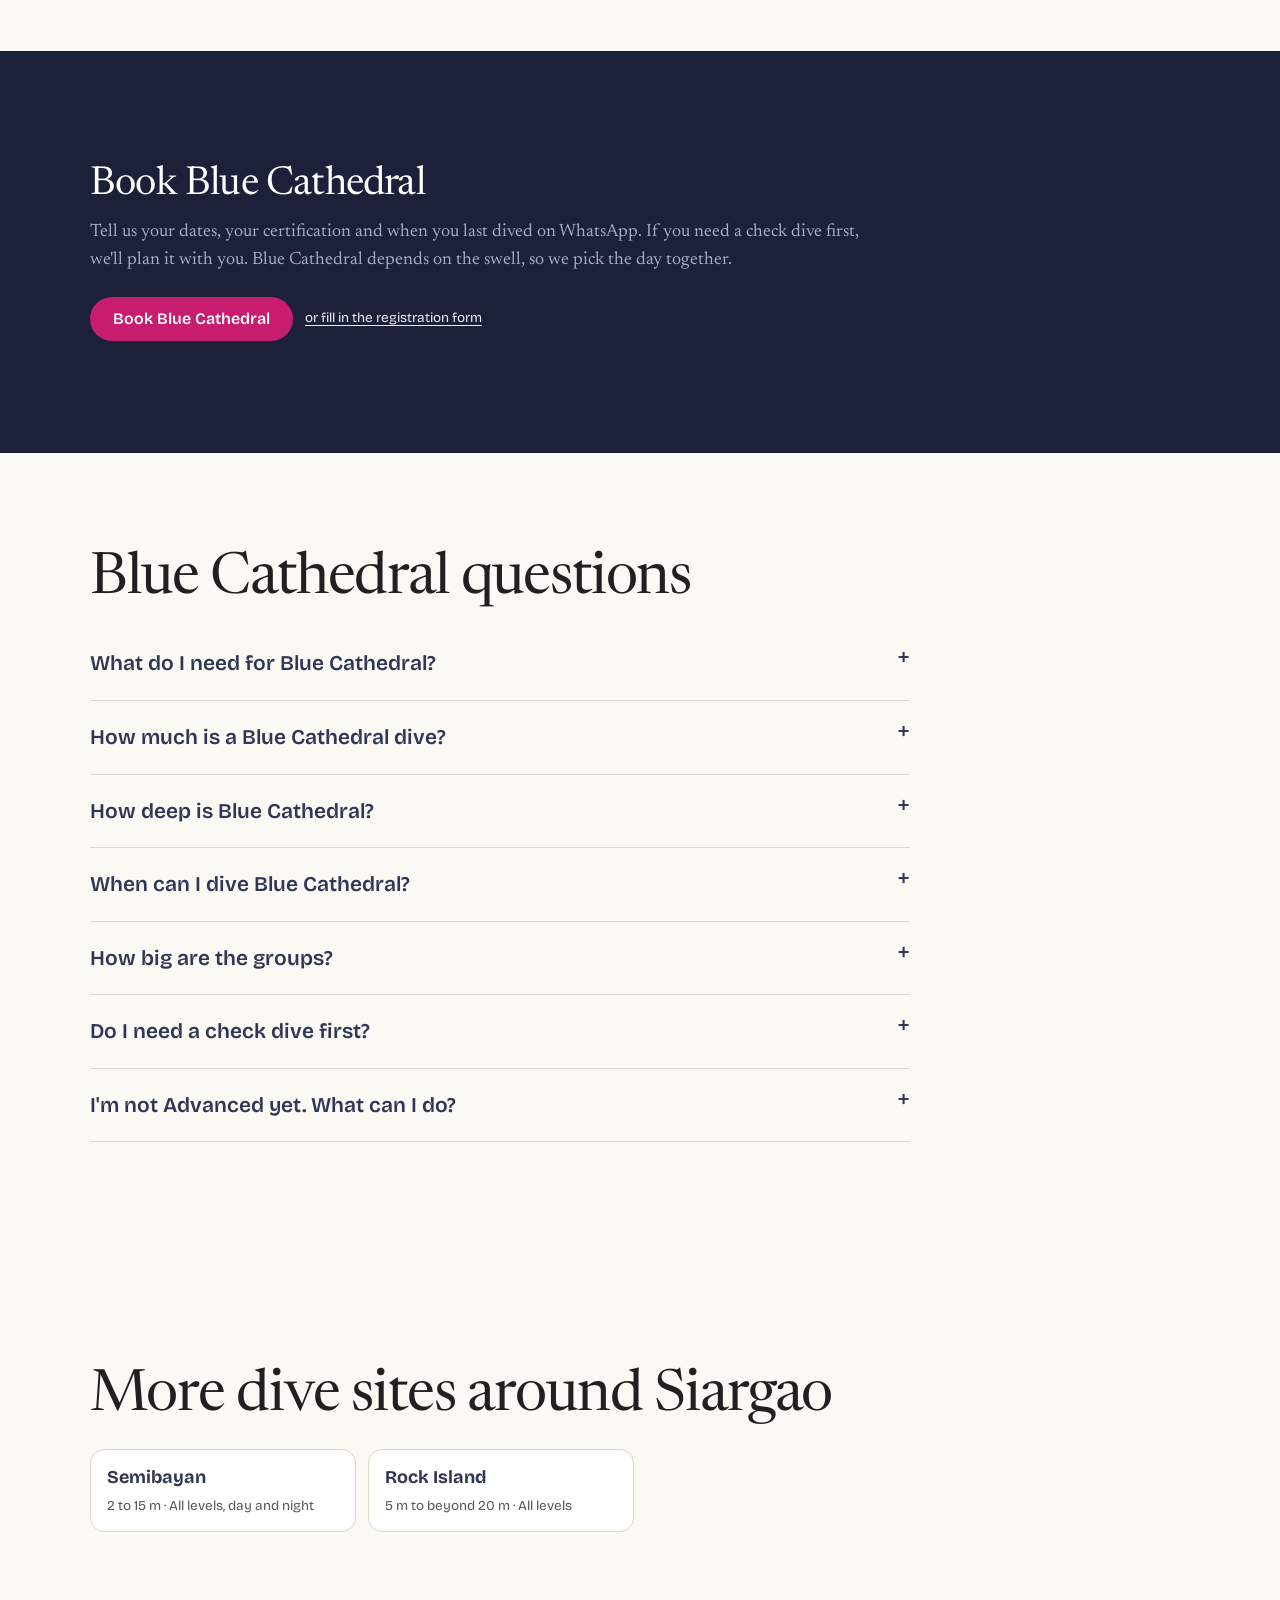
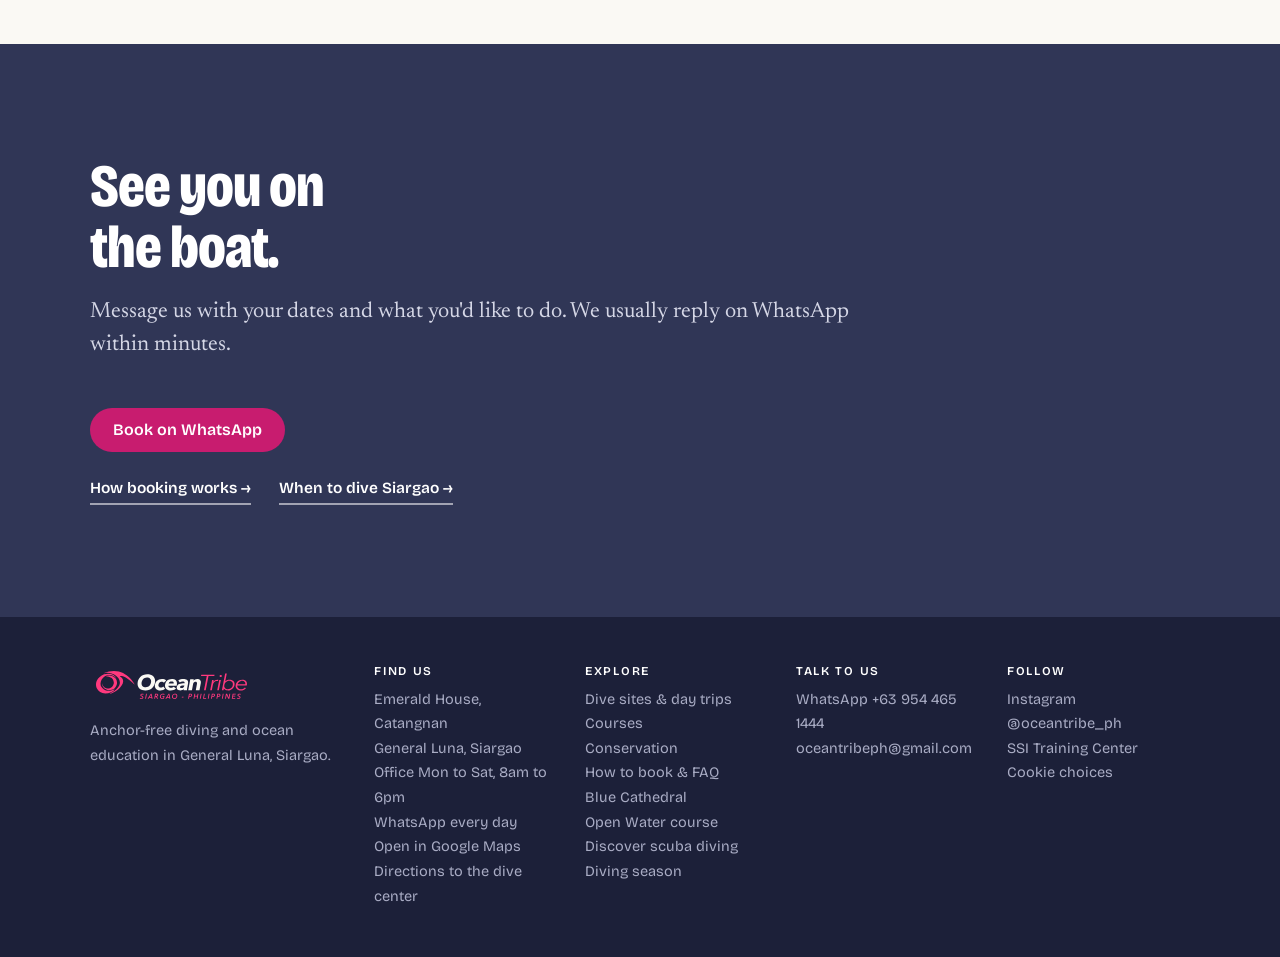
<file: blue-cathedral-siargao.html>
<!doctype html>
<html lang="en"><head><meta charset="utf-8"><meta name="viewport" content="width=device-width,initial-scale=1,viewport-fit=cover">
<title>Blue Cathedral Siargao: Cavern Dive to 35 m | OceanTribe</title>
<meta name="description" content="Dive the Blue Cathedral cavern in Siargao with OceanTribe: a 40 m long cavern, guests to 35 m, 40 to 50 m visibility most days. Advanced divers, March to September, ₱6,000 for two dives.">
<link rel="canonical" href="https://oceantribe.ph/blue-cathedral-siargao.html">
<meta property="og:type" content="website">
<meta property="og:site_name" content="OceanTribe Philippines">
<meta property="og:title" content="Blue Cathedral Siargao: Cavern Dive to 35 m | OceanTribe">
<meta property="og:description" content="Dive the Blue Cathedral cavern in Siargao with OceanTribe: a 40 m long cavern, guests to 35 m, 40 to 50 m visibility most days. Advanced divers, March to September, ₱6,000 for two dives.">
<meta property="og:url" content="https://oceantribe.ph/blue-cathedral-siargao.html">
<meta property="og:image" content="https://oceantribe.ph/img/blue-cathedral-cavern-divers-siargao.jpg">
<meta name="twitter:card" content="summary_large_image">
<link rel="icon" href="img/logo-mark.svg" type="image/svg+xml">
<link rel="preconnect" href="https://fonts.googleapis.com">
<link rel="preconnect" href="https://fonts.gstatic.com" crossorigin>
<link rel="stylesheet" href="https://fonts.googleapis.com/css2?family=Bricolage+Grotesque:opsz,wdth,wght@12..96,75..100,300..800&family=Newsreader:ital,opsz,wght@0,6..72,300..600;1,6..72,300..500&display=swap">
<link rel="stylesheet" href="styles.css">
<script defer src="https://cloud.umami.is/script.js" data-website-id="334c8118-5573-4750-85b4-5e880d97f242"></script>
<script defer src="track.js"></script>
<script defer src="consent.js"></script>
<script type="application/ld+json">{"@context":"https://schema.org","@type":"BreadcrumbList","itemListElement":[{"@type":"ListItem","position":1,"name":"Home","item":"https://oceantribe.ph/"},{"@type":"ListItem","position":2,"name":"Diving","item":"https://oceantribe.ph/diving.html"},{"@type":"ListItem","position":3,"name":"Blue Cathedral","item":"https://oceantribe.ph/blue-cathedral-siargao.html"}]}</script>
</head><body>
<header class="site-head">
  <div class="wrap head-row">
    <a class="logo" href="index.html" aria-label="OceanTribe Philippines, back to top"><img src="img/logo-wide-siargao-dark.svg" alt="OceanTribe Philippines"></a>
    <nav class="nav" aria-label="Main">
      <a href="diving.html">Diving</a>
      <a href="courses.html">Courses</a>
      <a href="conservation.html">Conservation</a>
      <a href="index.html#book">How to book</a>
    </nav>
    <a class="btn btn-wa" href="https://wa.me/639544651444?text=Hi%20OceanTribe!%20I%27d%20like%20to%20book%20a%20dive." target="_blank" rel="noopener">
      <svg viewBox="0 0 24 24" fill="currentColor" aria-hidden="true"><path d="M12 2a10 10 0 0 0-8.6 15.1L2 22l5-1.3A10 10 0 1 0 12 2Zm0 18.2a8.2 8.2 0 0 1-4.2-1.2l-.3-.2-3 .8.8-2.9-.2-.3A8.2 8.2 0 1 1 12 20.2Zm4.5-6.1c-.2-.1-1.5-.7-1.7-.8-.2-.1-.4-.1-.6.1l-.8 1c-.1.2-.3.2-.5.1a6.7 6.7 0 0 1-3.3-2.9c-.2-.4.2-.4.7-1.3.1-.2 0-.3 0-.4l-.8-1.8c-.2-.5-.4-.4-.6-.4h-.5a1 1 0 0 0-.7.3 3 3 0 0 0-.9 2.2 5.2 5.2 0 0 0 1.1 2.7 11.8 11.8 0 0 0 4.5 4c1.7.7 2.3.8 3.2.6.5-.1 1.5-.6 1.7-1.2.2-.6.2-1.1.2-1.2-.1-.1-.3-.2-.5-.3Z"/></svg>
      <span class="lbl-long">Book on WhatsApp</span><span class="lbl-short">Book</span></a>
  </div>
  <nav class="subnav" aria-label="Sections">
    <a href="diving.html">Diving</a><a href="courses.html">Courses</a><a href="conservation.html">Conservation</a><a href="index.html#book">Book</a>
  </nav>
</header>

<main id="top">
<section class="page-hero long"><img src="img/blue-cathedral-cavern-divers-siargao.jpg" alt="Two divers inside the Blue Cathedral cavern, lit from above" style="object-position:50% 60%"><div class="wrap ph-inner"><p class="ph-tag">Siargao&#x27;s signature dive · To 35 m</p><h1>Blue Cathedral, Siargao</h1><p class="ph-lede">A cavern on the Pacific side where blue light falls in at both ends. For Advanced divers, March to September.</p><div class="hero-cta"><a class="btn btn-wa" href="https://wa.me/639544651444?text=Hi%20OceanTribe%21%20I%27d%20like%20to%20book%3A%20Blue%20Cathedral.%20My%20date%3A%20" target="_blank" rel="noopener">Book Blue Cathedral</a></div></div></section>
<section class="block"><div class="wrap"><div class="prose"><nav class="crumbs" aria-label="Breadcrumb"><a href="index.html">Home</a> / <a href="diving.html">Diving</a> / Blue Cathedral</nav><div class="spec"><span>Advanced divers</span><span>Guests to 35 m</span><span>March to September</span><span>Five divers per group</span><span>₱6,000 · 2 dives</span></div><h2>Siargao's signature dive</h2><p>Blue Cathedral is a cavern on the Pacific side of Siargao, about 40 m long. From the entrance you can see all the way to the end, so finding your way in and out is easy. Inside, the blue light at the entrance and the exit makes it feel like a chapel underwater. Around it, deep arches shelter schools of trevally and barracuda, eagle rays pass, and tuna cruise by in the blue.</p><p>Visibility is 40 to 50 m on most days and up to 80 m on the best ones. The site goes down to around 60 m, but for safety we take guests to 35 m at most.</p><h2>When we go</h2><p>Blue Cathedral faces the open Pacific, so we only go on days without swell. That means March to September. We run it on demand: tell us your dates and we plan it with you. If the swell is up on the day, we call the dive off and plan another site with you.</p><h2>Who can dive it</h2><p>Advanced divers with recent diving experience, good air consumption and good buoyancy. The current can be moderate to strong, with surge. If your last dives were a while ago, we may ask you to do a check dive or a <a href="diving.html#prices">Scuba Refresher</a> with us first. We decide this case by case. Every dive is guided, with five divers at most per group.</p><h2>What it costs</h2><p>₱6,000 per person for two dives: one at Blue Cathedral, one at another site. ₱11,000 for a private trip. The boat, the marine fee, a torch and a dive computer are included.</p></div></div></section><section class="block deep"><div class="wrap"><div class="prose on-deep"><h2>Book Blue Cathedral</h2><p>Tell us your dates, your certification and when you last dived on WhatsApp. If you need a check dive first, we'll plan it with you. Blue Cathedral depends on the swell, so we pick the day together.</p><div class="hero-cta"><a class="btn btn-wa" href="https://wa.me/639544651444?text=Hi%20OceanTribe%21%20I%27d%20like%20to%20book%3A%20Blue%20Cathedral.%20My%20date%3A%20" target="_blank" rel="noopener">Book Blue Cathedral</a><a class="crs-form" href="https://tally.so/r/3jVJ7E" target="_blank" rel="noopener">or fill in the registration form</a></div></div></div></section><section class="block" id="faq"><div class="wrap"><h2 class="serif-h" style="margin-bottom:18px">Blue Cathedral questions</h2><div class="faq"><details><summary>What do I need for Blue Cathedral?</summary><p>An Advanced certification, recent diving experience, and good air consumption and buoyancy. Depending on when you last dived, we may ask for a check dive first.</p></details><details><summary>How much is a Blue Cathedral dive?</summary><p>₱6,000 per person for two dives, one at Blue Cathedral and one at another site, or ₱11,000 for a private trip. A torch and a dive computer are included, along with the boat and the marine fee.</p></details><details><summary>How deep is Blue Cathedral?</summary><p>The site drops to around 60 m. For safety we take guests to 35 m at most. Expect moderate to strong current and surge.</p></details><details><summary>When can I dive Blue Cathedral?</summary><p>From March to September, on days without swell. We run it on demand, so tell us your dates. When the swell is up, we call it off and dive another site.</p></details><details><summary>How big are the groups?</summary><p>Five divers at most per group, always with a guide.</p></details><details><summary>Do I need a check dive first?</summary><p>It depends on your recent diving. We decide case by case. A check dive lets us see your buoyancy and air consumption, and lets you get to know our gear, our boat and how we run a dive.</p></details><details><summary>I&#x27;m not Advanced yet. What can I do?</summary><p>Take the Advanced Open Water course with us (₱25,000, five dives), or both courses in one stay with <a href="open-water-course-siargao.html">Open Water</a> + Advanced for ₱45,000. See all <a href="courses.html">courses</a>.</p></details></div></div></section><section class="block"><div class="wrap"><h2 class="serif-h">More dive sites around Siargao</h2><nav class="link-grid" aria-label="More Siargao dive sites"><a href="dive-site-semibayan.html"><b>Semibayan</b><small>2 to 15 m · All levels, day and night</small></a><a href="dive-site-rock-island.html"><b>Rock Island</b><small>5 m to beyond 20 m · All levels</small></a></nav></div></section><section class="block closing" aria-labelledby="close-h"><div class="wrap stack"><h2 id="close-h">See you on the boat.</h2><p class="lede">Message us with your dates and what you'd like to do. We usually reply on WhatsApp within minutes.</p><div class="hero-cta"><a class="btn btn-wa" href="https://wa.me/639544651444?text=Hi%20OceanTribe%21%20I%27d%20like%20to%20book%20a%20dive." target="_blank" rel="noopener">Book on WhatsApp</a></div><div class="close-links"><a class="text-link" href="index.html#book">How booking works</a><a class="text-link" href="siargao-diving-season.html">When to dive Siargao</a></div></div></section>
</main>

<footer class="foot">
  <div class="wrap foot-grid">
    <div><img src="img/logo-wide-siargao-light.svg" alt="OceanTribe Philippines"><p>Anchor-free diving and ocean education in General Luna, Siargao.</p></div>
    <div><h4>Find us</h4><p>Emerald House, Catangnan<br>General Luna, Siargao</p><p>Office Mon to Sat, 8am to 6pm<br>WhatsApp every day</p><p><a href="https://www.google.com/maps/place/Ocean+Tribe+Dive+Center/@9.8078009,126.165637,17z/data=!4m6!3m5!1s0x3304090036056f11:0x4c43a69e7b7e8809!8m2!3d9.8102603!4d126.1649299!16s%2Fg%2F11x1c6w_49" target="_blank" rel="noopener">Open in Google Maps</a><br><a href="https://www.google.com/maps/dir/?api=1&amp;destination=9.8102603,126.1649299" target="_blank" rel="noopener">Directions to the dive center</a></p></div>
    <div><h4>Explore</h4><p><a href="diving.html">Dive sites &amp; day trips</a><br><a href="courses.html">Courses</a><br><a href="conservation.html">Conservation</a><br><a href="index.html#book">How to book &amp; FAQ</a><br><a href="blue-cathedral-siargao.html">Blue Cathedral</a><br><a href="open-water-course-siargao.html">Open Water course</a><br><a href="discover-scuba-diving-siargao.html">Discover scuba diving</a><br><a href="siargao-diving-season.html">Diving season</a></p></div>
    <div><h4>Talk to us</h4><p>WhatsApp <span class="sel">+63 954 465 1444</span></p><p class="sel">oceantribeph@gmail.com</p></div>
    <div><h4>Follow</h4><p><a href="https://www.instagram.com/oceantribe_ph/" target="_blank" rel="noopener">Instagram @oceantribe_ph</a></p><p>SSI Training Center</p></div>
  </div>
</footer>

<a class="fab" href="https://wa.me/639544651444?text=Hi%20OceanTribe!%20I%27d%20like%20to%20book%20a%20dive." target="_blank" rel="noopener" aria-label="Message us on WhatsApp"><svg viewBox="0 0 24 24" fill="currentColor" aria-hidden="true"><path d="M12 2a10 10 0 0 0-8.6 15.1L2 22l5-1.3A10 10 0 1 0 12 2Zm0 18.2a8.2 8.2 0 0 1-4.2-1.2l-.3-.2-3 .8.8-2.9-.2-.3A8.2 8.2 0 1 1 12 20.2Zm4.5-6.1c-.2-.1-1.5-.7-1.7-.8-.2-.1-.4-.1-.6.1l-.8 1c-.1.2-.3.2-.5.1a6.7 6.7 0 0 1-3.3-2.9c-.2-.4.2-.4.7-1.3.1-.2 0-.3 0-.4l-.8-1.8c-.2-.5-.4-.4-.6-.4h-.5a1 1 0 0 0-.7.3 3 3 0 0 0-.9 2.2 5.2 5.2 0 0 0 1.1 2.7 11.8 11.8 0 0 0 4.5 4c1.7.7 2.3.8 3.2.6.5-.1 1.5-.6 1.7-1.2.2-.6.2-1.1.2-1.2-.1-.1-.3-.2-.5-.3Z"/></svg></a>
<script src="script.js"></script>
</body></html>
</file>
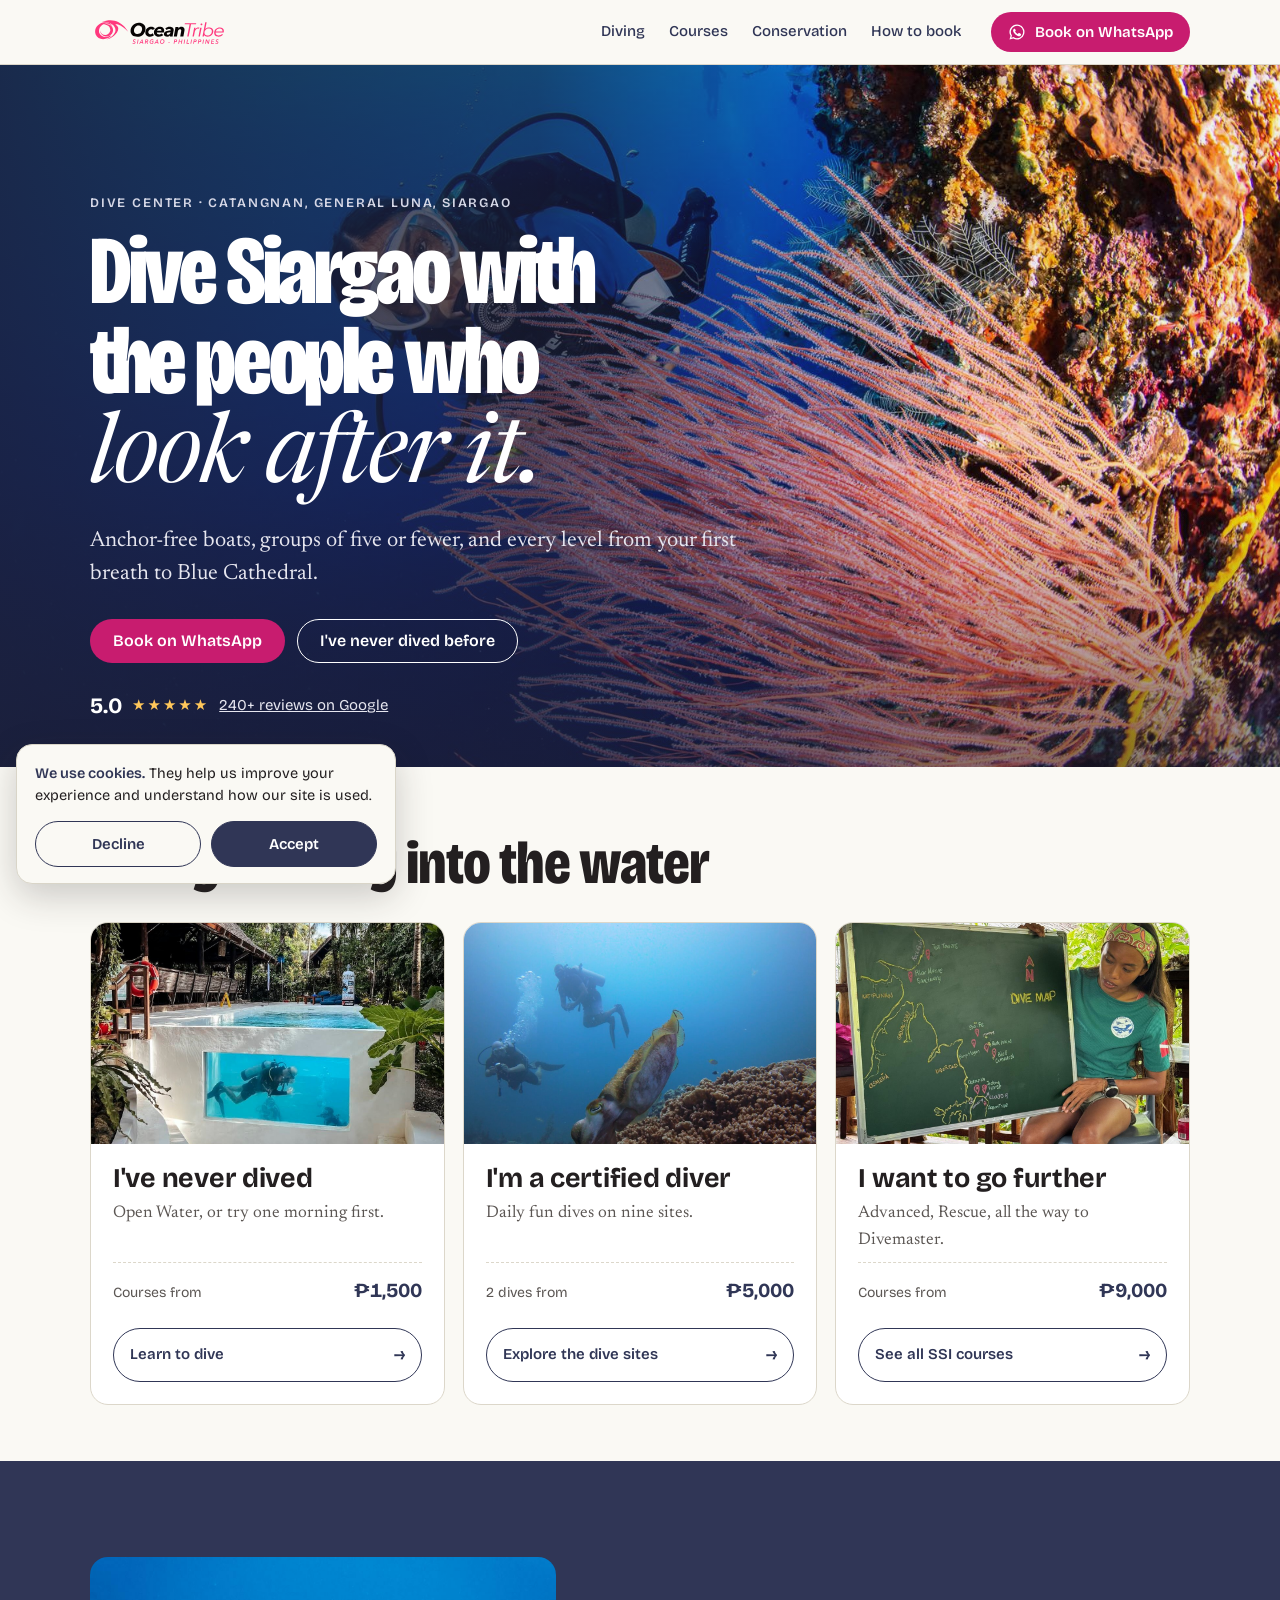
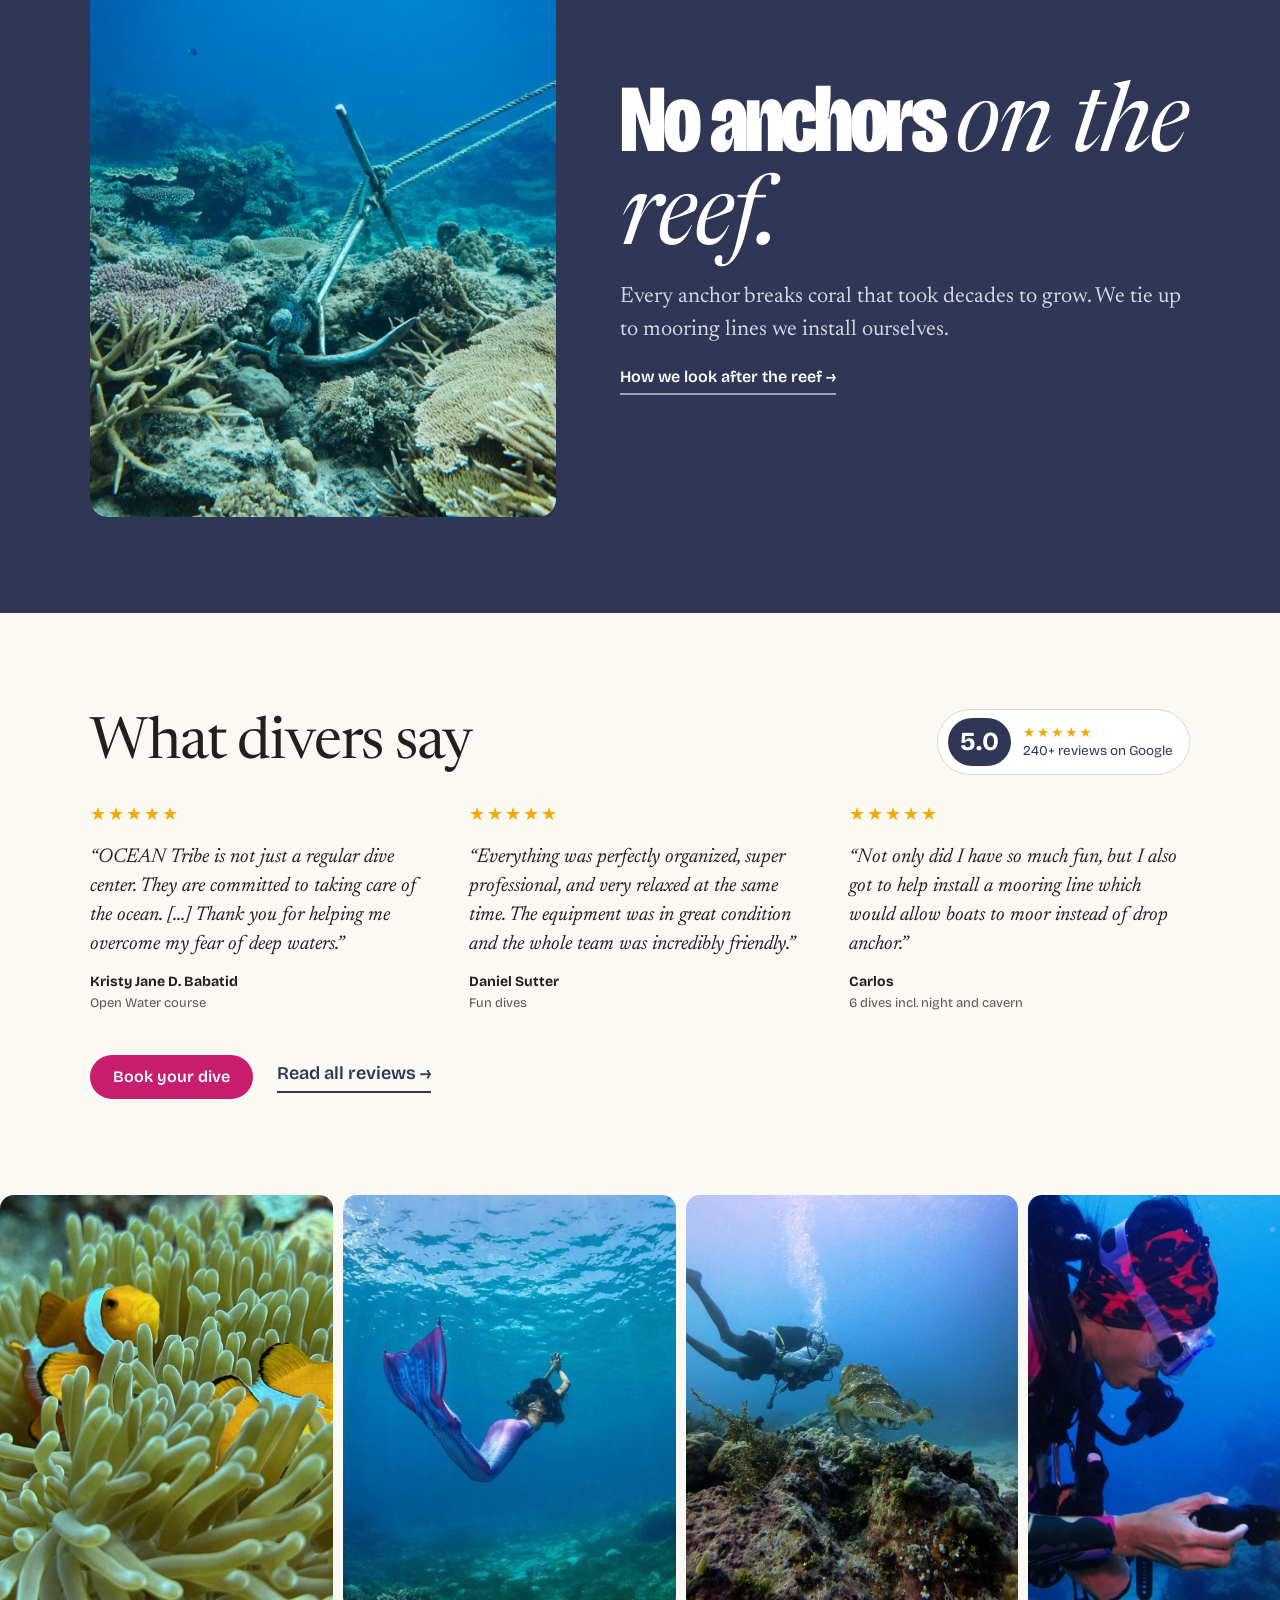
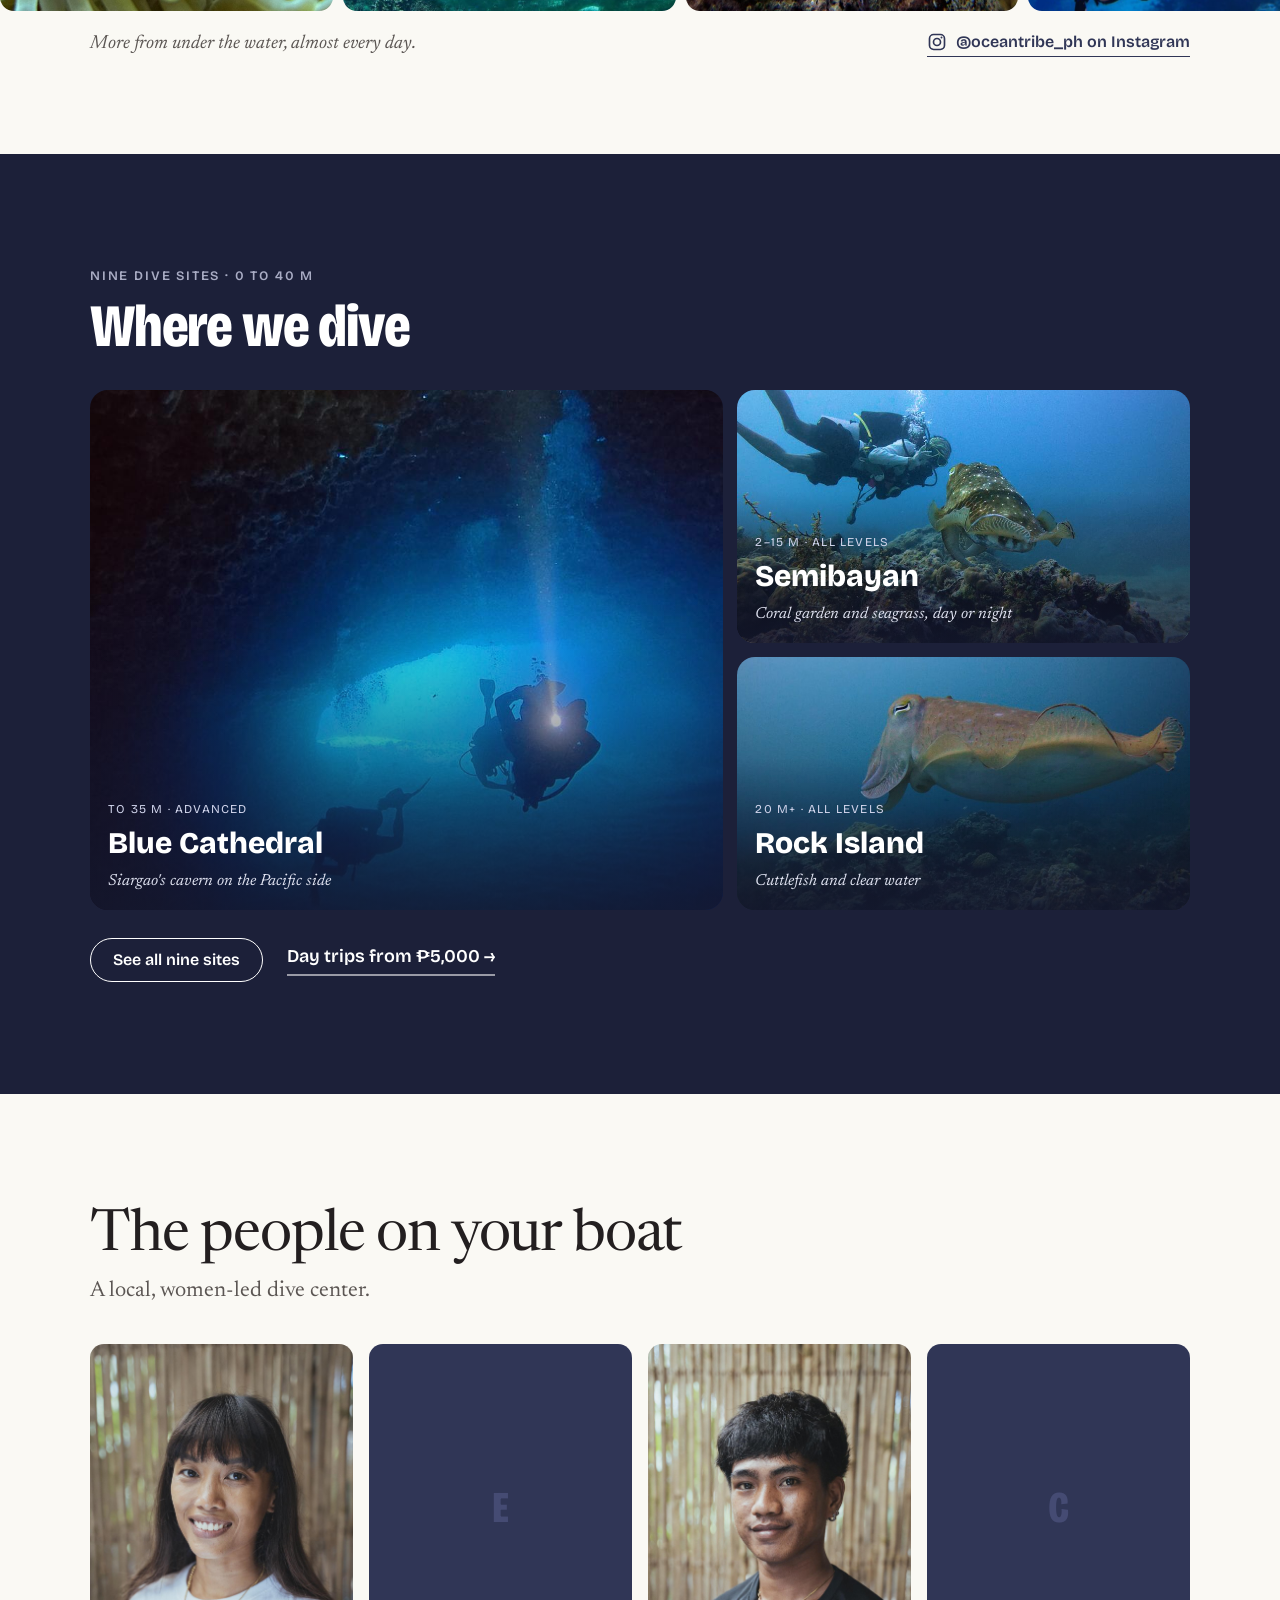
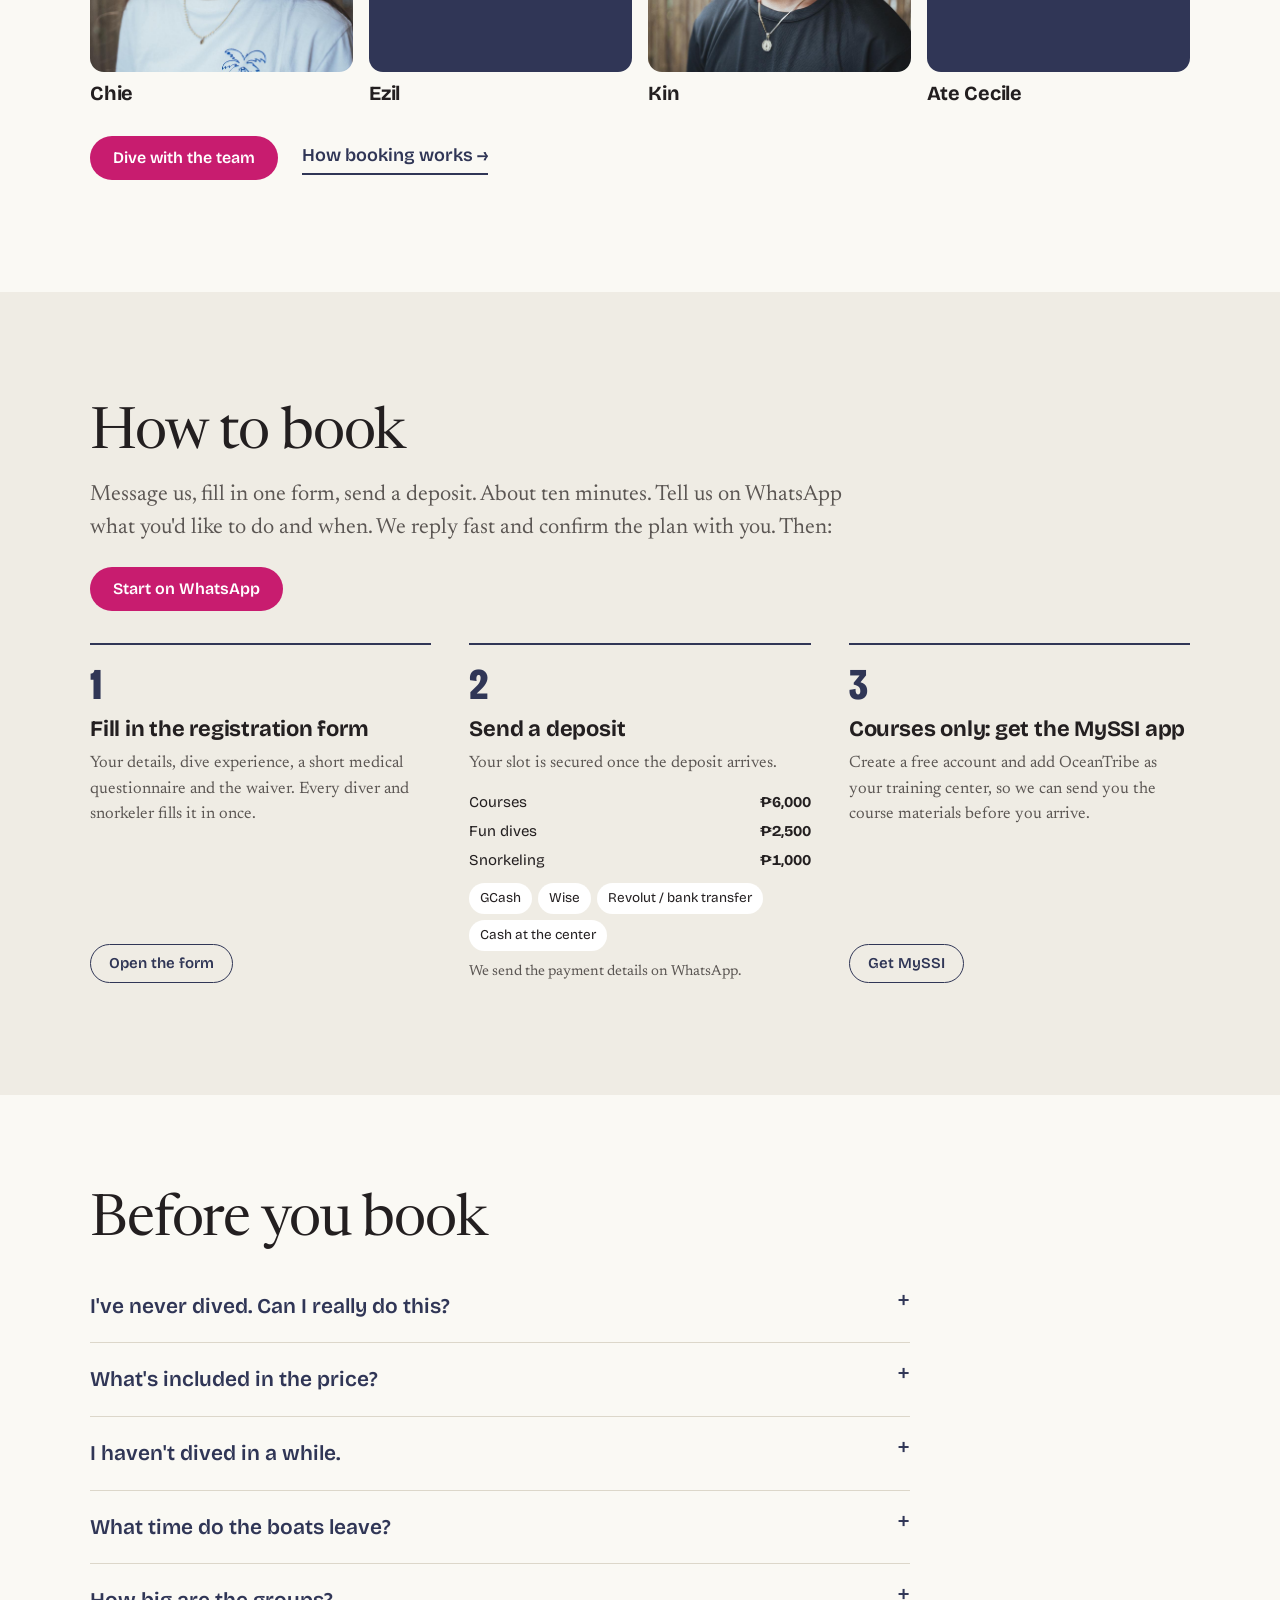
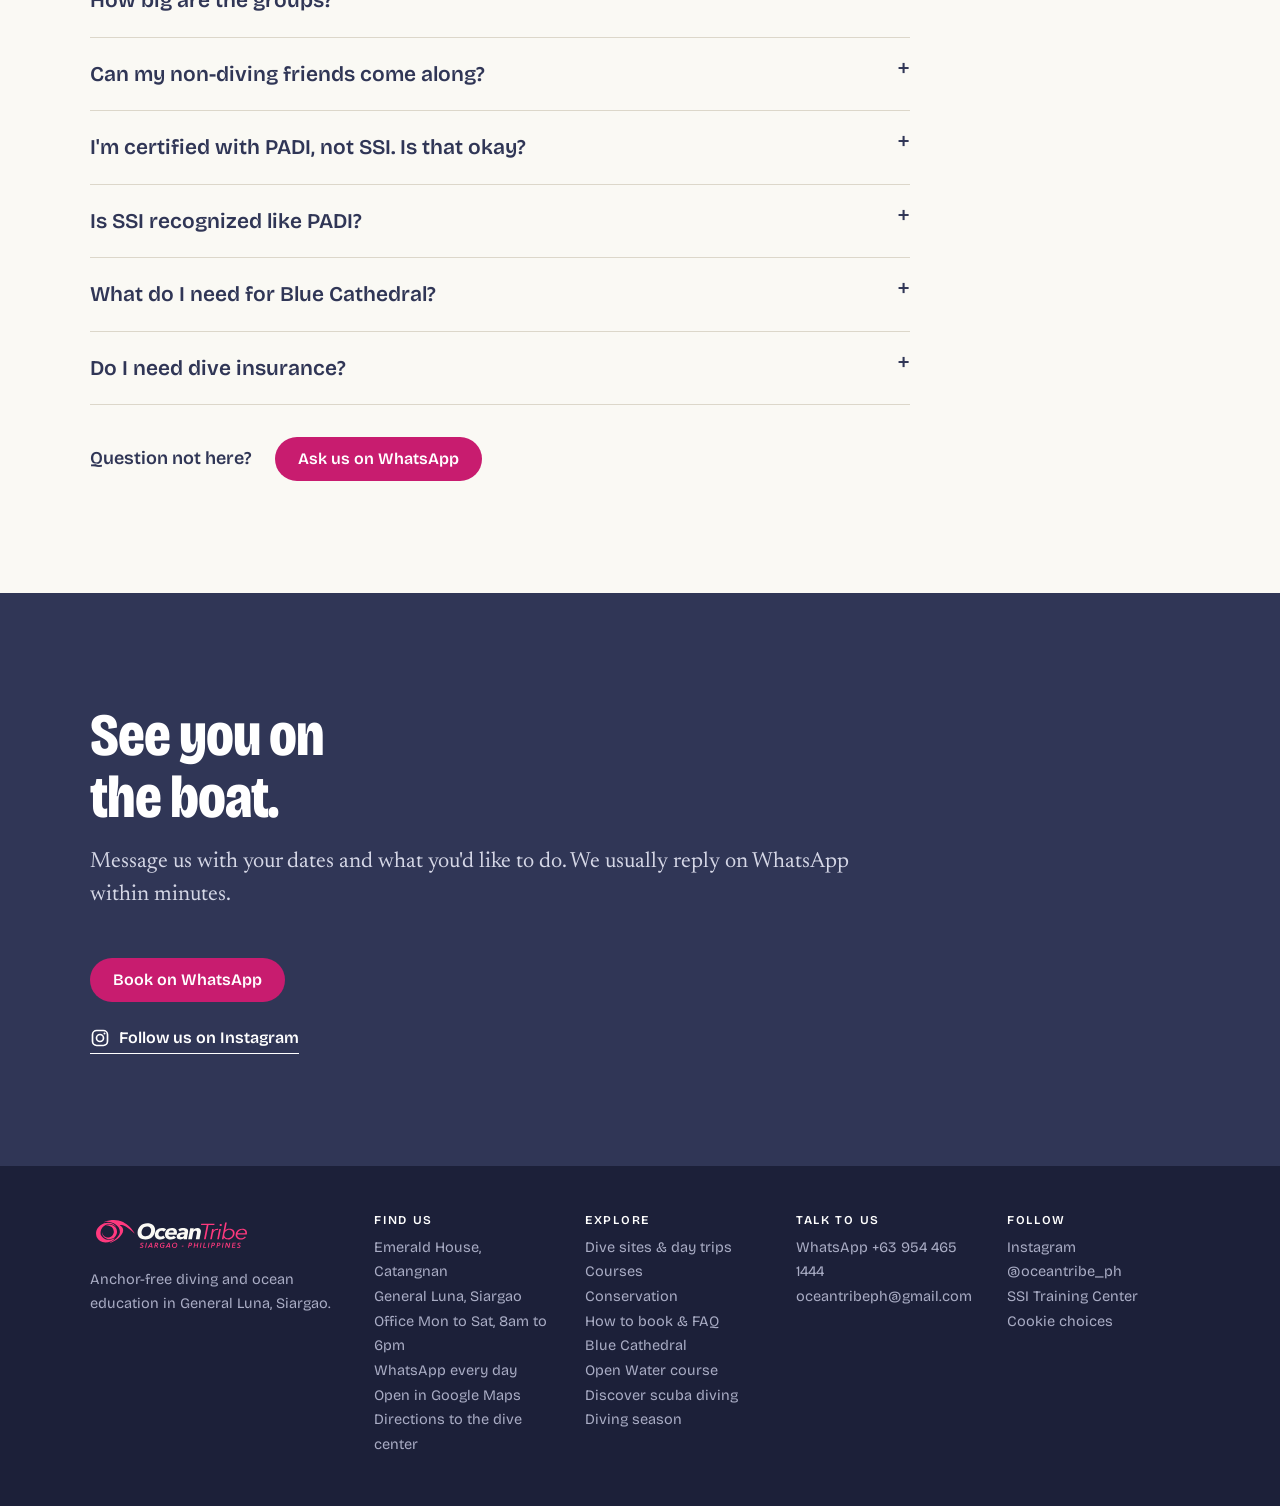
<file: book.html>
<!doctype html><html lang="en"><head><meta charset="utf-8"><title>Moved · OceanTribe Philippines</title><meta name="viewport" content="width=device-width,initial-scale=1"><meta http-equiv="refresh" content="0; url=index.html#book"><script>location.replace('index.html#book')</script><style>body{font-family:system-ui,sans-serif;background:#faf9f4;color:#303656;padding:24px}</style></head><body><p>This page moved. <a href="index.html#book">Continue</a>.</p></body></html>
</file>
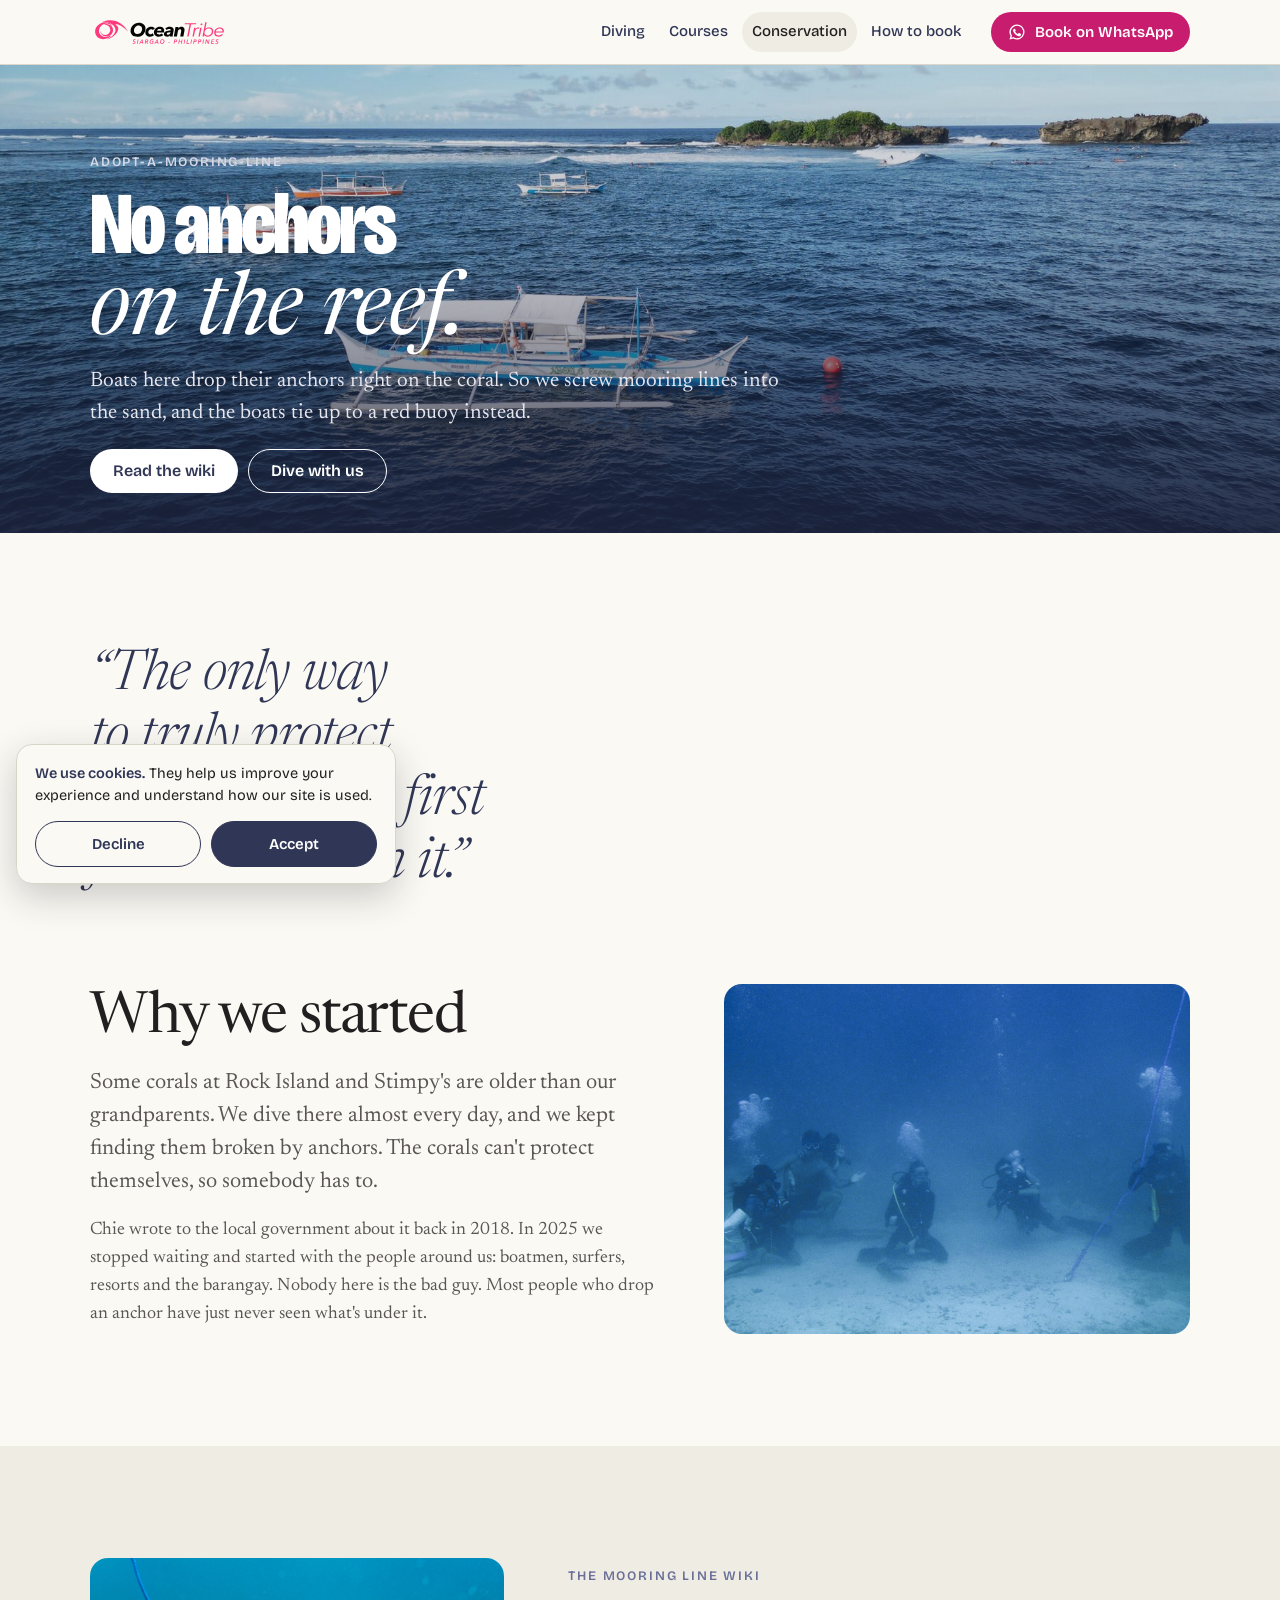
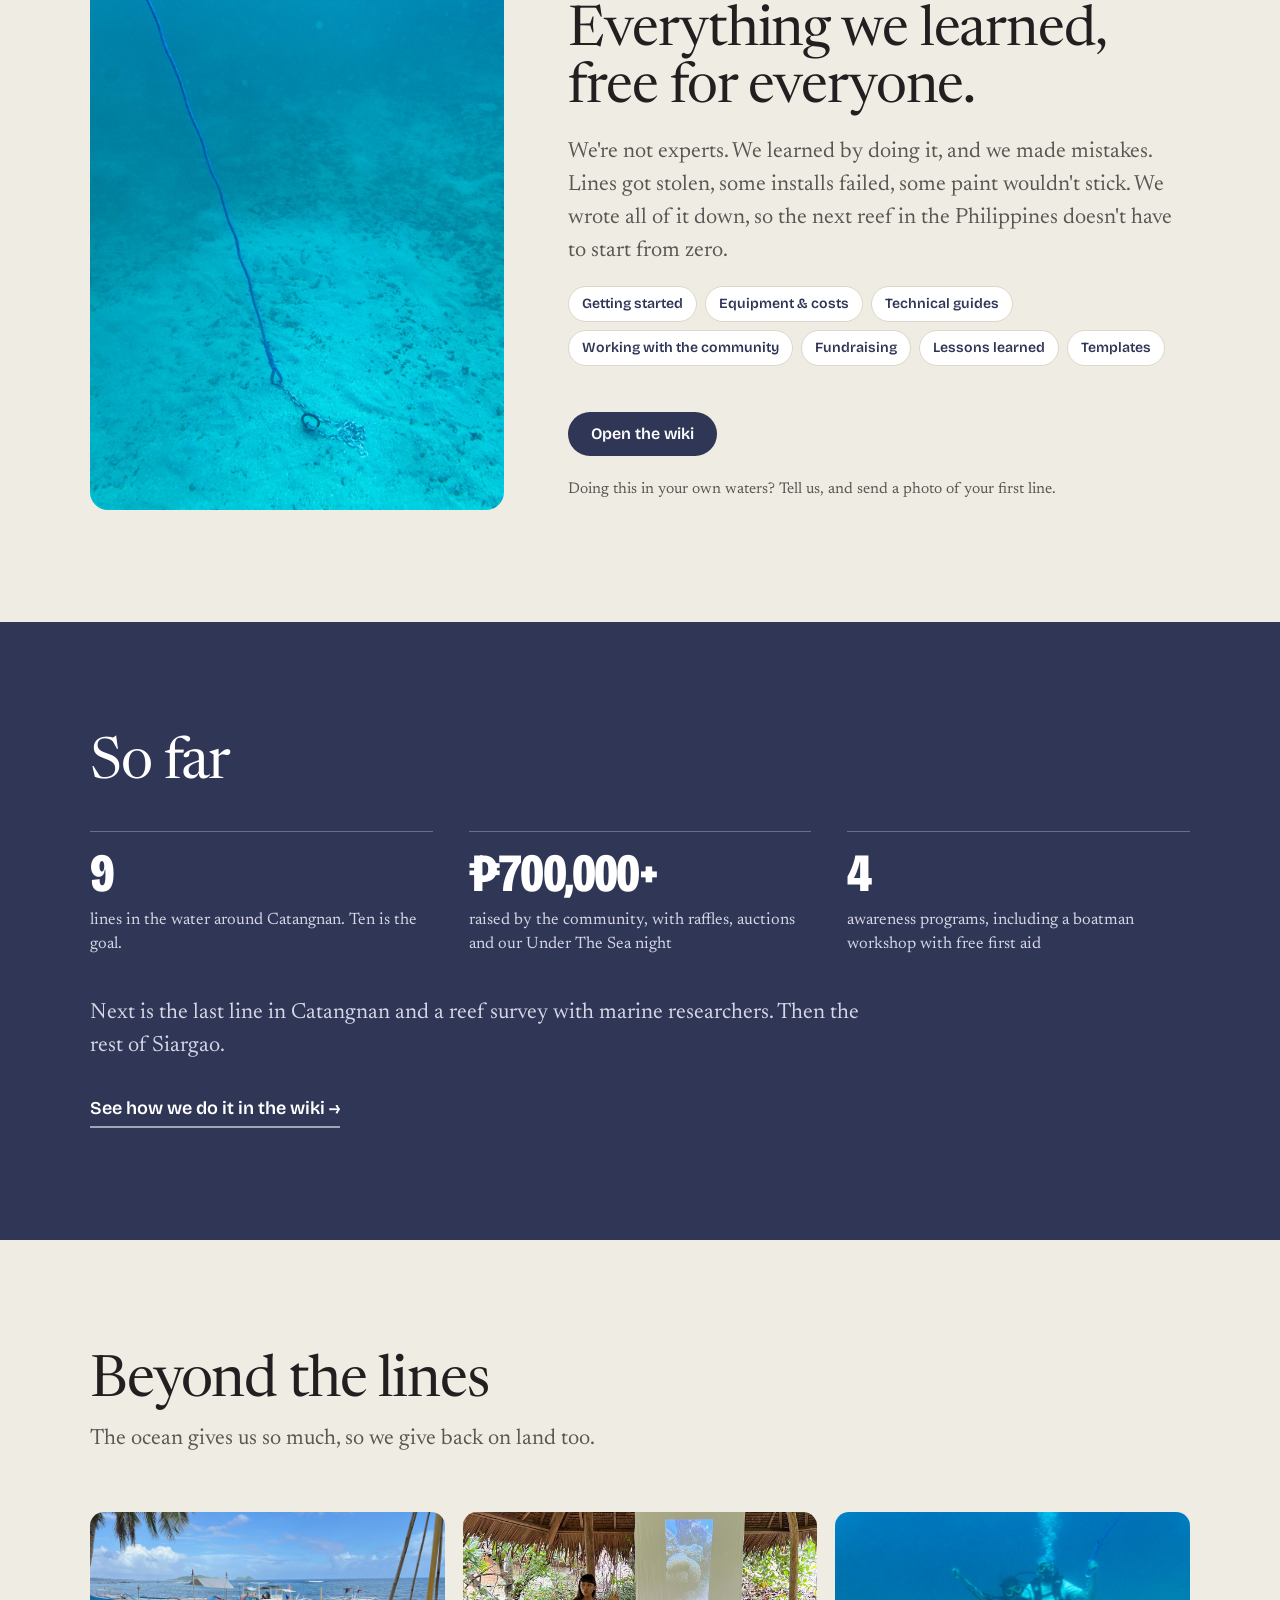
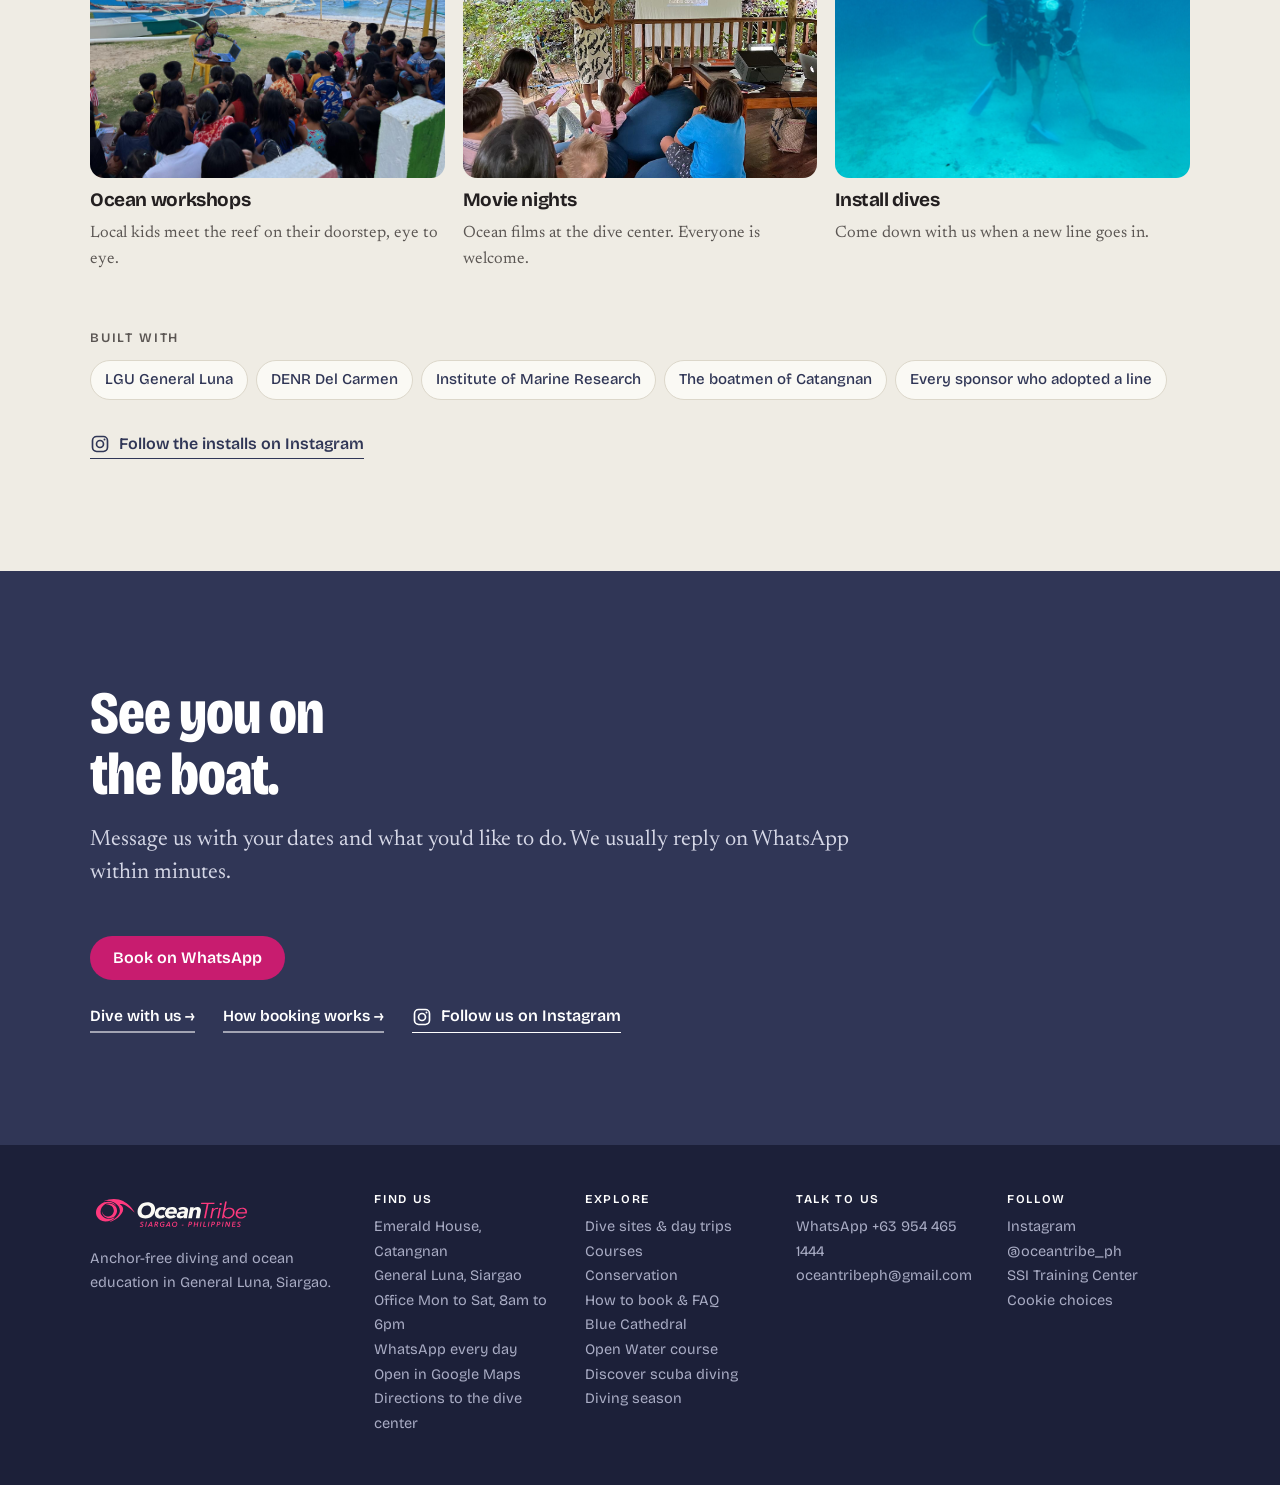
<file: conservation.html>
<!doctype html>
<html lang="en"><head><meta charset="utf-8"><meta name="viewport" content="width=device-width,initial-scale=1,viewport-fit=cover"><title>Adopt-A-Mooring-Line: Anchor-Free Diving in Siargao | OceanTribe</title>
<meta name="description" content="Adopt-A-Mooring-Line: how OceanTribe and the Catangnan community keep anchors off Siargao&#x27;s reefs, and our open wiki for other communities.">
<link rel="canonical" href="https://oceantribe.ph/conservation.html">
<meta property="og:type" content="website">
<meta property="og:site_name" content="OceanTribe Philippines">
<meta property="og:title" content="Adopt-A-Mooring-Line: Anchor-Free Diving in Siargao | OceanTribe">
<meta property="og:description" content="Adopt-A-Mooring-Line: how OceanTribe and the Catangnan community keep anchors off Siargao&#x27;s reefs, and our open wiki for other communities.">
<meta property="og:url" content="https://oceantribe.ph/conservation.html">
<meta property="og:image" content="https://oceantribe.ph/img/mooring-line-helix-anchor-reef.jpg">
<meta name="twitter:card" content="summary_large_image">
<link rel="icon" href="img/logo-mark.svg" type="image/svg+xml">
<link rel="preconnect" href="https://fonts.googleapis.com">
<link rel="preconnect" href="https://fonts.gstatic.com" crossorigin>
<link rel="stylesheet" href="https://fonts.googleapis.com/css2?family=Bricolage+Grotesque:opsz,wdth,wght@12..96,75..100,300..800&family=Newsreader:ital,opsz,wght@0,6..72,300..600;1,6..72,300..500&display=swap">
<link rel="stylesheet" href="styles.css">
<script defer src="https://cloud.umami.is/script.js" data-website-id="334c8118-5573-4750-85b4-5e880d97f242"></script>
<script defer src="track.js"></script>
<script defer src="consent.js"></script>
</head><body>

<header class="site-head">
  <div class="wrap head-row">
    <a class="logo" href="index.html" aria-label="OceanTribe Philippines, back to top"><img src="img/logo-wide-siargao-dark.svg" alt="OceanTribe Philippines"></a>
    <nav class="nav" aria-label="Main">
      <a href="diving.html">Diving</a>
      <a href="courses.html">Courses</a>
      <a href="conservation.html" aria-current="page">Conservation</a>
      <a href="index.html#book">How to book</a>
    </nav>
    <a class="btn btn-wa" href="https://wa.me/639544651444?text=Hi%20OceanTribe!%20I%27d%20like%20to%20book%20a%20dive." target="_blank" rel="noopener">
      <svg viewBox="0 0 24 24" fill="currentColor" aria-hidden="true"><path d="M12 2a10 10 0 0 0-8.6 15.1L2 22l5-1.3A10 10 0 1 0 12 2Zm0 18.2a8.2 8.2 0 0 1-4.2-1.2l-.3-.2-3 .8.8-2.9-.2-.3A8.2 8.2 0 1 1 12 20.2Zm4.5-6.1c-.2-.1-1.5-.7-1.7-.8-.2-.1-.4-.1-.6.1l-.8 1c-.1.2-.3.2-.5.1a6.7 6.7 0 0 1-3.3-2.9c-.2-.4.2-.4.7-1.3.1-.2 0-.3 0-.4l-.8-1.8c-.2-.5-.4-.4-.6-.4h-.5a1 1 0 0 0-.7.3 3 3 0 0 0-.9 2.2 5.2 5.2 0 0 0 1.1 2.7 11.8 11.8 0 0 0 4.5 4c1.7.7 2.3.8 3.2.6.5-.1 1.5-.6 1.7-1.2.2-.6.2-1.1.2-1.2-.1-.1-.3-.2-.5-.3Z"/></svg>
      <span class="lbl-long">Book on WhatsApp</span><span class="lbl-short">Book</span></a>
  </div>
  <nav class="subnav" aria-label="Sections">
    <a href="diving.html">Diving</a><a href="courses.html">Courses</a><a href="conservation.html" aria-current="page">Conservation</a><a href="index.html#book">Book</a>
  </nav>
</header>

<main id="top">
<section class="page-hero"><img src="img/dive-boats-open-water-siargao.jpg" alt="" style="object-position:50% 62%"><div class="wrap ph-inner"><p class="ph-tag">Adopt-A-Mooring-Line</p><h1>No anchors <em>on the reef.</em></h1><p class="ph-lede">Boats here drop their anchors right on the coral. So we screw mooring lines into the sand, and the boats tie up to a red buoy instead.</p><div class="hero-cta"><a class="btn btn-white" href="https://adoptamooringline.notion.site/Adopt-A-Mooring-Line-dfb332289f1182feab4e01c34a7effd5" target="_blank" rel="noopener">Read the wiki</a><a class="btn btn-ghost" href="diving.html">Dive with us</a></div></div></section>

  <section class="block" id="why" aria-labelledby="why-h">
    <div class="wrap">
      <blockquote class="love"><p>“The only way to truly protect something is to first fall in love with it.”</p></blockquote>
      <div class="cons-split">
        <div class="stack">
          <h2 id="why-h" class="serif-h">Why we started</h2>
          <p class="lede">Some corals at Rock Island and Stimpy's are older than our grandparents. We dive there almost every day, and we kept finding them broken by anchors. The corals can't protect themselves, so somebody has to.</p>
          <p>Chie wrote to the local government about it back in 2018. In 2025 we stopped waiting and started with the people around us: boatmen, surfers, resorts and the barangay. Nobody here is the bad guy. Most people who drop an anchor have just never seen what's under it.</p>
        </div>
        <img src="img/oceantribe-team-mooring-line-install.jpg" alt="The OceanTribe team kneeling on the sand next to a freshly installed mooring line" loading="lazy">
      </div>
    </div>
  </section>

  <section class="block sand-band" id="wiki" aria-labelledby="wiki-h">
    <div class="wrap wiki-feature">
      <img src="img/mooring-rope-helix-anchor-sand.jpg" alt="A mooring rope running down to a helix anchor in the sand" loading="lazy">
      <div class="stack">
        <p class="eyebrow">The mooring line wiki</p>
        <h2 id="wiki-h" class="serif-h">Everything we learned, free for everyone.</h2>
        <p class="lede">We're not experts. We learned by doing it, and we made mistakes. Lines got stolen, some installs failed, some paint wouldn't stick. We wrote all of it down, so the next reef in the Philippines doesn't have to start from zero.</p>
        <div class="wiki-topics"><span>Getting started</span><span>Equipment &amp; costs</span><span>Technical guides</span><span>Working with the community</span><span>Fundraising</span><span>Lessons learned</span><span>Templates</span></div>
        <div class="hero-cta"><a class="btn btn-navy" href="https://adoptamooringline.notion.site/Adopt-A-Mooring-Line-dfb332289f1182feab4e01c34a7effd5" target="_blank" rel="noopener">Open the wiki</a></div>
        <p class="fine">Doing this in your own waters? Tell us, and send a photo of your first line.</p>
      </div>
    </div>
  </section>

  <section class="block navy-band" id="progress" aria-labelledby="prog-h">
    <div class="wrap">
      <h2 id="prog-h" class="serif-h">So far</h2>
      <div class="stats three">
        <div><b>9</b><span>lines in the water around Catangnan. Ten is the goal.</span></div>
        <div><b class="num">₱700,000+</b><span>raised by the community, with raffles, auctions and our Under The Sea night</span></div>
        <div><b>4</b><span>awareness programs, including a boatman workshop with free first aid</span></div>
      </div>
      <p class="lede next-up">Next is the last line in Catangnan and a reef survey with marine researchers. Then the rest of Siargao.</p>
      <div class="sec-cta"><a class="text-link" href="https://adoptamooringline.notion.site/Adopt-A-Mooring-Line-dfb332289f1182feab4e01c34a7effd5" target="_blank" rel="noopener">See how we do it in the wiki</a></div>
    </div>
  </section>

  <section class="block sand-band" id="community" aria-labelledby="comm-h">
    <div class="wrap">
      <h2 id="comm-h" class="serif-h">Beyond the lines</h2>
      <p class="lede">The ocean gives us so much, so we give back on land too.</p>
      <div class="community">
        <figure><img src="img/ocean-workshop-beach-community-siargao.jpg" alt="Children gathered on the beach for an ocean workshop" loading="lazy"><h4>Ocean workshops</h4><p>Local kids meet the reef on their doorstep, eye to eye.</p></figure>
        <figure><img src="img/community-movie-night-dive-center.jpg" alt="Community movie night under the dive center roof" loading="lazy"><h4>Movie nights</h4><p>Ocean films at the dive center. Everyone is welcome.</p></figure>
        <figure><img src="img/divers-celebrating-new-mooring-line.jpg" alt="Two divers celebrating underwater next to a new mooring line" loading="lazy"><h4>Install dives</h4><p>Come down with us when a new line goes in.</p></figure>
      </div>
      <p class="partners-h">Built with</p>
      <div class="partners"><span>LGU General Luna</span><span>DENR Del Carmen</span><span>Institute of Marine Research</span><span>The boatmen of Catangnan</span><span>Every sponsor who adopted a line</span></div>
      <div class="sec-cta"><a class="ig-link" href="https://www.instagram.com/oceantribe_ph/" target="_blank" rel="noopener"><svg viewBox="0 0 24 24" aria-hidden="true"><rect x="3" y="3" width="18" height="18" rx="5" fill="none" stroke="currentColor" stroke-width="2"/><circle cx="12" cy="12" r="4.2" fill="none" stroke="currentColor" stroke-width="2"/><circle cx="17.4" cy="6.6" r="1.2" fill="currentColor"/></svg><span>Follow the installs on Instagram</span></a></div>
    </div>
  </section>
<section class="block closing" aria-labelledby="close-h">
    <div class="wrap stack">
      <h2 id="close-h">See you on the boat.</h2>
      <p class="lede">Message us with your dates and what you'd like to do. We usually reply on WhatsApp within minutes.</p>
      <div class="hero-cta"><a class="btn btn-wa" href="https://wa.me/639544651444?text=Hi%20OceanTribe!%20I%27d%20like%20to%20book%20a%20dive." target="_blank" rel="noopener">Book on WhatsApp</a></div>
      <div class="close-links"><a class="text-link" href="diving.html">Dive with us</a><a class="text-link" href="index.html#book">How booking works</a><a class="ig-link on-dark" href="https://www.instagram.com/oceantribe_ph/" target="_blank" rel="noopener"><svg viewBox="0 0 24 24" aria-hidden="true"><rect x="3" y="3" width="18" height="18" rx="5" fill="none" stroke="currentColor" stroke-width="2"/><circle cx="12" cy="12" r="4.2" fill="none" stroke="currentColor" stroke-width="2"/><circle cx="17.4" cy="6.6" r="1.2" fill="currentColor"/></svg><span>Follow us on Instagram</span></a></div>
    </div>
  </section>
</main>

<footer class="foot">
  <div class="wrap foot-grid">
    <div><img src="img/logo-wide-siargao-light.svg" alt="OceanTribe Philippines"><p>Anchor-free diving and ocean education in General Luna, Siargao.</p></div>
    <div><h4>Find us</h4><p>Emerald House, Catangnan<br>General Luna, Siargao</p><p>Office Mon to Sat, 8am to 6pm<br>WhatsApp every day</p><p><a href="https://www.google.com/maps/place/Ocean+Tribe+Dive+Center/@9.8078009,126.165637,17z/data=!4m6!3m5!1s0x3304090036056f11:0x4c43a69e7b7e8809!8m2!3d9.8102603!4d126.1649299!16s%2Fg%2F11x1c6w_49" target="_blank" rel="noopener">Open in Google Maps</a><br><a href="https://www.google.com/maps/dir/?api=1&amp;destination=9.8102603,126.1649299" target="_blank" rel="noopener">Directions to the dive center</a></p></div>
    <div><h4>Explore</h4><p><a href="diving.html">Dive sites &amp; day trips</a><br><a href="courses.html">Courses</a><br><a href="conservation.html">Conservation</a><br><a href="index.html#book">How to book &amp; FAQ</a><br><a href="blue-cathedral-siargao.html">Blue Cathedral</a><br><a href="open-water-course-siargao.html">Open Water course</a><br><a href="discover-scuba-diving-siargao.html">Discover scuba diving</a><br><a href="siargao-diving-season.html">Diving season</a></p></div>
    <div><h4>Talk to us</h4><p>WhatsApp <span class="sel">+63 954 465 1444</span></p><p class="sel">oceantribeph@gmail.com</p></div>
    <div><h4>Follow</h4><p><a href="https://www.instagram.com/oceantribe_ph/" target="_blank" rel="noopener">Instagram @oceantribe_ph</a></p><p>SSI Training Center</p></div>
  </div>
</footer>

<a class="fab" href="https://wa.me/639544651444?text=Hi%20OceanTribe!%20I%27d%20like%20to%20book%20a%20dive." target="_blank" rel="noopener" aria-label="Message us on WhatsApp"><svg viewBox="0 0 24 24" fill="currentColor" aria-hidden="true"><path d="M12 2a10 10 0 0 0-8.6 15.1L2 22l5-1.3A10 10 0 1 0 12 2Zm0 18.2a8.2 8.2 0 0 1-4.2-1.2l-.3-.2-3 .8.8-2.9-.2-.3A8.2 8.2 0 1 1 12 20.2Zm4.5-6.1c-.2-.1-1.5-.7-1.7-.8-.2-.1-.4-.1-.6.1l-.8 1c-.1.2-.3.2-.5.1a6.7 6.7 0 0 1-3.3-2.9c-.2-.4.2-.4.7-1.3.1-.2 0-.3 0-.4l-.8-1.8c-.2-.5-.4-.4-.6-.4h-.5a1 1 0 0 0-.7.3 3 3 0 0 0-.9 2.2 5.2 5.2 0 0 0 1.1 2.7 11.8 11.8 0 0 0 4.5 4c1.7.7 2.3.8 3.2.6.5-.1 1.5-.6 1.7-1.2.2-.6.2-1.1.2-1.2-.1-.1-.3-.2-.5-.3Z"/></svg></a>
<script src="script.js"></script>
</body></html>
</file>
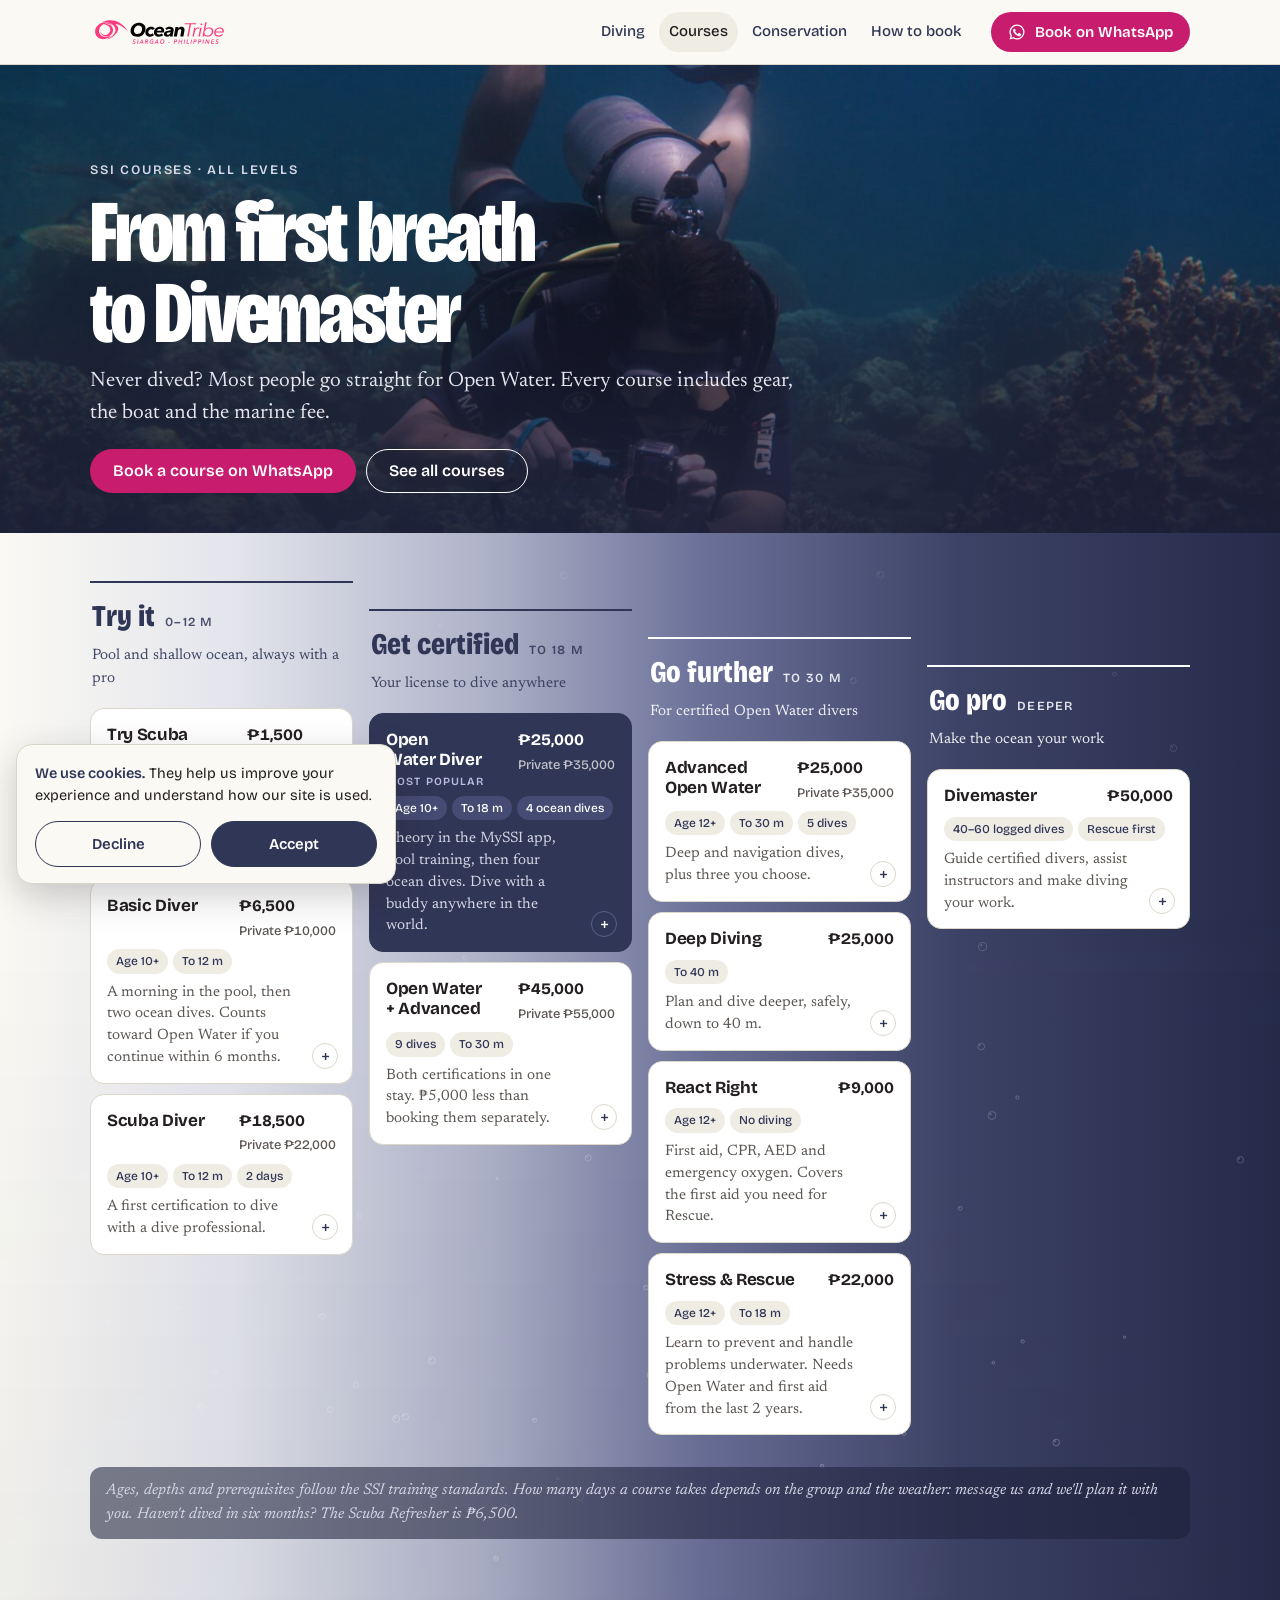
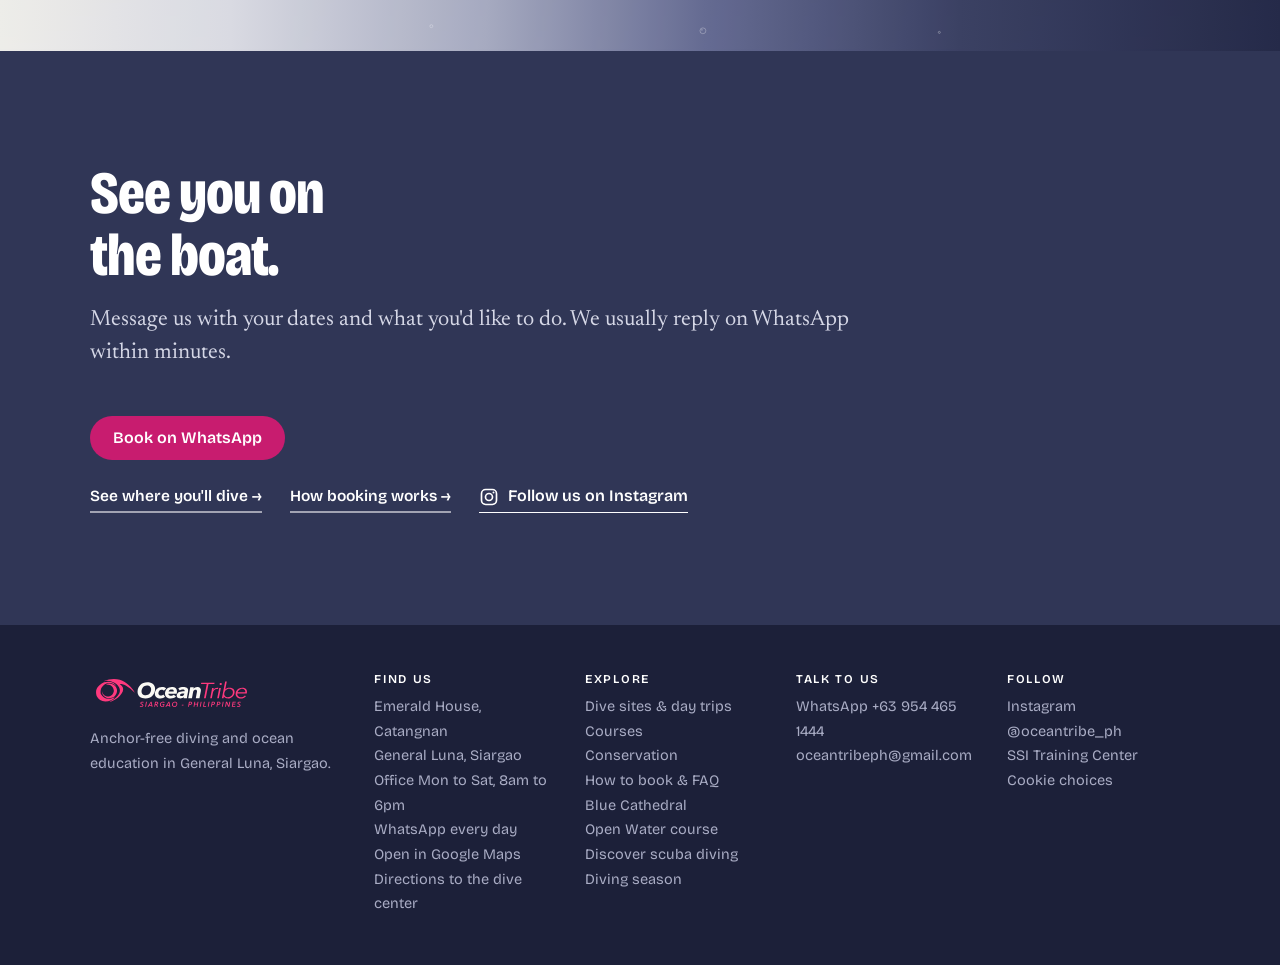
<file: courses.html>
<!doctype html>
<html lang="en"><head><meta charset="utf-8"><meta name="viewport" content="width=device-width,initial-scale=1,viewport-fit=cover"><title>SSI Dive Courses in Siargao: Open Water to Divemaster | OceanTribe</title>
<meta name="description" content="SSI dive courses in Siargao, from Try Scuba and Open Water to Advanced, Rescue and Divemaster. Gear, boat and marine fee included.">
<link rel="canonical" href="https://oceantribe.ph/courses.html">
<meta property="og:type" content="website">
<meta property="og:site_name" content="OceanTribe Philippines">
<meta property="og:title" content="SSI Dive Courses in Siargao: Open Water to Divemaster | OceanTribe">
<meta property="og:description" content="SSI dive courses in Siargao, from Try Scuba and Open Water to Advanced, Rescue and Divemaster. Gear, boat and marine fee included.">
<meta property="og:url" content="https://oceantribe.ph/courses.html">
<meta property="og:image" content="https://oceantribe.ph/img/dive-center-pool-training-general-luna.jpg">
<meta name="twitter:card" content="summary_large_image">
<link rel="icon" href="img/logo-mark.svg" type="image/svg+xml">
<link rel="preconnect" href="https://fonts.googleapis.com">
<link rel="preconnect" href="https://fonts.gstatic.com" crossorigin>
<link rel="stylesheet" href="https://fonts.googleapis.com/css2?family=Bricolage+Grotesque:opsz,wdth,wght@12..96,75..100,300..800&family=Newsreader:ital,opsz,wght@0,6..72,300..600;1,6..72,300..500&display=swap">
<link rel="stylesheet" href="styles.css">
<script defer src="https://cloud.umami.is/script.js" data-website-id="334c8118-5573-4750-85b4-5e880d97f242"></script>
<script defer src="track.js"></script>
<script defer src="consent.js"></script>
</head><body>

<header class="site-head">
  <div class="wrap head-row">
    <a class="logo" href="index.html" aria-label="OceanTribe Philippines, back to top"><img src="img/logo-wide-siargao-dark.svg" alt="OceanTribe Philippines"></a>
    <nav class="nav" aria-label="Main">
      <a href="diving.html">Diving</a>
      <a href="courses.html" aria-current="page">Courses</a>
      <a href="conservation.html">Conservation</a>
      <a href="index.html#book">How to book</a>
    </nav>
    <a class="btn btn-wa" href="https://wa.me/639544651444?text=Hi%20OceanTribe!%20I%27d%20like%20to%20book%20a%20dive." target="_blank" rel="noopener">
      <svg viewBox="0 0 24 24" fill="currentColor" aria-hidden="true"><path d="M12 2a10 10 0 0 0-8.6 15.1L2 22l5-1.3A10 10 0 1 0 12 2Zm0 18.2a8.2 8.2 0 0 1-4.2-1.2l-.3-.2-3 .8.8-2.9-.2-.3A8.2 8.2 0 1 1 12 20.2Zm4.5-6.1c-.2-.1-1.5-.7-1.7-.8-.2-.1-.4-.1-.6.1l-.8 1c-.1.2-.3.2-.5.1a6.7 6.7 0 0 1-3.3-2.9c-.2-.4.2-.4.7-1.3.1-.2 0-.3 0-.4l-.8-1.8c-.2-.5-.4-.4-.6-.4h-.5a1 1 0 0 0-.7.3 3 3 0 0 0-.9 2.2 5.2 5.2 0 0 0 1.1 2.7 11.8 11.8 0 0 0 4.5 4c1.7.7 2.3.8 3.2.6.5-.1 1.5-.6 1.7-1.2.2-.6.2-1.1.2-1.2-.1-.1-.3-.2-.5-.3Z"/></svg>
      <span class="lbl-long">Book on WhatsApp</span><span class="lbl-short">Book</span></a>
  </div>
  <nav class="subnav" aria-label="Sections">
    <a href="diving.html">Diving</a><a href="courses.html" aria-current="page">Courses</a><a href="conservation.html">Conservation</a><a href="index.html#book">Book</a>
  </nav>
</header>

<main id="top">
<section class="page-hero"><img src="img/fun-dive-reef-siargao.jpg" alt="" style="object-position:50% 12%"><div class="wrap ph-inner"><p class="ph-tag">SSI courses · all levels</p><h1>From first breath to Divemaster</h1><p class="ph-lede">Never dived? Most people go straight for Open Water. Every course includes gear, the boat and the marine fee.</p><div class="hero-cta"><a class="btn btn-wa" href="https://wa.me/639544651444?text=Hi%20OceanTribe%21%20I%27d%20like%20to%20book%20a%20course.%20My%20dates%3A%20" target="_blank" rel="noopener">Book a course on WhatsApp</a><a class="btn btn-ghost" href="#courses">See all courses</a></div></div></section><section class="block courses no-head" id="courses" aria-labelledby="courses-h">
    <div class="sea" aria-hidden="true"><canvas id="bubbles"></canvas><div class="darken"></div></div>
    <div class="wrap">
      <div class="ladder"><div class="tier" style="--i:0"><div class="tier-head"><p class="tier-n">Try it<span class="tier-m">0–12 m</span></p><p class="tier-d">Pool and shallow ocean, always with a pro</p></div><article class="crs "><button type="button" class="crs-top" aria-expanded="false" aria-controls="c-try"><header><h4>Try Scuba</h4><b class="num">₱1,500<small class="pp">Private ₱3,000</small></b></header><div class="chips"><span>Age 8+</span><span>Pool only</span></div><p>One pool session to feel what breathing underwater is like.</p><span class="ctog" aria-hidden="true">+</span></button><div class="crs-more" id="c-try" hidden><p>A short briefing, then your instructor takes you into our glass-walled pool. Good for kids and for anyone nervous about the ocean. There's no certification at the end, just the feeling. <a href="discover-scuba-diving-siargao.html">Read more about trying scuba.</a></p><p class="needs"><b>You need:</b> to be fit to swim. No experience.</p><a class="btn btn-wa crs-cta" href="https://wa.me/639544651444?text=Hi%20OceanTribe%21%20I%27d%20like%20to%20book%20the%20Try%20Scuba.%20My%20dates%20are%3A%20" target="_blank" rel="noopener">Book on WhatsApp</a><a class="crs-form" href="https://tally.so/r/3jVJ7E" target="_blank" rel="noopener">or fill in the registration form</a></div></article><article class="crs "><button type="button" class="crs-top" aria-expanded="false" aria-controls="c-basic"><header><h4>Basic Diver</h4><b class="num">₱6,500<small class="pp">Private ₱10,000</small></b></header><div class="chips"><span>Age 10+</span><span>To 12 m</span></div><p>A morning in the pool, then two ocean dives. Counts toward Open Water if you continue within 6 months.</p><span class="ctog" aria-hidden="true">+</span></button><div class="crs-more" id="c-basic" hidden><p>Skills in the pool first, then two ocean dives to a maximum of 12 m with your instructor beside you the whole time. If you continue within 6 months, it counts toward Scuba Diver or Open Water. <a href="discover-scuba-diving-siargao.html">Read more about Basic Diver.</a></p><ol class="mini-day"><li><time>8:00</time>Pool session in our glass-walled pool</li><li><time>9:00</time>The boat leaves, max five divers per group</li><li><time>9:30</time>Two calm ocean dives</li><li><time>12:00</time>Back on land</li></ol><p class="needs"><b>You need:</b> to be fit to swim. No experience.</p><a class="btn btn-wa crs-cta" href="https://wa.me/639544651444?text=Hi%20OceanTribe%21%20I%27d%20like%20to%20book%20the%20Basic%20Diver.%20My%20dates%20are%3A%20" target="_blank" rel="noopener">Book on WhatsApp</a><a class="crs-form" href="https://tally.so/r/3jVJ7E" target="_blank" rel="noopener">or fill in the registration form</a></div></article><article class="crs "><button type="button" class="crs-top" aria-expanded="false" aria-controls="c-scuba"><header><h4>Scuba Diver</h4><b class="num">₱18,500<small class="pp">Private ₱22,000</small></b></header><div class="chips"><span>Age 10+</span><span>To 12 m</span><span>2 days</span></div><p>A first certification to dive with a dive professional.</p><span class="ctog" aria-hidden="true">+</span></button><div class="crs-more" id="c-scuba" hidden><p>Pool training and two ocean dives over two days. Afterwards you can dive to 12 m with a dive professional anywhere in the world, and upgrade to Open Water whenever you're ready.</p><p class="needs"><b>You need:</b> to be fit to swim. No experience.</p><a class="btn btn-wa crs-cta" href="https://wa.me/639544651444?text=Hi%20OceanTribe%21%20I%27d%20like%20to%20book%20the%20Scuba%20Diver.%20My%20dates%20are%3A%20" target="_blank" rel="noopener">Book on WhatsApp</a><a class="crs-form" href="https://tally.so/r/3jVJ7E" target="_blank" rel="noopener">or fill in the registration form</a></div></article></div><div class="tier" style="--i:1"><div class="tier-head"><p class="tier-n">Get certified<span class="tier-m">to 18 m</span></p><p class="tier-d">Your license to dive anywhere</p></div><article class="crs star"><button type="button" class="crs-top" aria-expanded="false" aria-controls="c-ow"><header><h4>Open Water Diver</h4><b class="num">₱25,000<small class="pp">Private ₱35,000</small></b></header><div class="chips"><span>Age 10+</span><span>To 18 m</span><span>4 ocean dives</span></div><p>Theory in the MySSI app, pool training, then four ocean dives. Dive with a buddy anywhere in the world.</p><span class="ctog" aria-hidden="true">+</span></button><div class="crs-more" id="c-ow" hidden><p>You study the theory in the MySSI app before or during your stay. Then pool training in our glass-walled pool, and four ocean dives on our reefs. At the end you're certified to 18 m, recognized by dive centers worldwide. <a href="open-water-course-siargao.html">Read the full Open Water guide.</a></p><p class="needs"><b>You need:</b> to be fit to swim. You'll do a short swim and float test with us.</p><a class="btn btn-wa crs-cta" href="https://wa.me/639544651444?text=Hi%20OceanTribe%21%20I%27d%20like%20to%20book%20the%20Open%20Water%20Diver.%20My%20dates%20are%3A%20" target="_blank" rel="noopener">Book on WhatsApp</a><a class="crs-form" href="https://tally.so/r/3jVJ7E" target="_blank" rel="noopener">or fill in the registration form</a></div></article><article class="crs "><button type="button" class="crs-top" aria-expanded="false" aria-controls="c-combo"><header><h4>Open Water + Advanced</h4><b class="num">₱45,000<small class="pp">Private ₱55,000</small></b></header><div class="chips"><span>9 dives</span><span>To 30 m</span></div><p>Both certifications in one stay. ₱5,000 less than booking them separately.</p><span class="ctog" aria-hidden="true">+</span></button><div class="crs-more" id="c-combo" hidden><p>Open Water first, then straight into Advanced: nine ocean dives in total, including a deep dive and a navigation dive. You leave certified to 30 m.</p><p class="needs"><b>You need:</b> to be fit to swim. No experience.</p><a class="btn btn-wa crs-cta" href="https://wa.me/639544651444?text=Hi%20OceanTribe%21%20I%27d%20like%20to%20book%20the%20Open%20Water%20%2B%20Advanced.%20My%20dates%20are%3A%20" target="_blank" rel="noopener">Book on WhatsApp</a><a class="crs-form" href="https://tally.so/r/3jVJ7E" target="_blank" rel="noopener">or fill in the registration form</a></div></article></div><div class="tier" style="--i:2" id="go-further"><div class="tier-head"><p class="tier-n">Go further<span class="tier-m">to 30 m</span></p><p class="tier-d">For certified Open Water divers</p></div><article class="crs "><button type="button" class="crs-top" aria-expanded="false" aria-controls="c-aow"><header><h4>Advanced Open Water</h4><b class="num">₱25,000<small class="pp">Private ₱35,000</small></b></header><div class="chips"><span>Age 12+</span><span>To 30 m</span><span>5 dives</span></div><p>Deep and navigation dives, plus three you choose.</p><span class="ctog" aria-hidden="true">+</span></button><div class="crs-more" id="c-aow" hidden><p>Five ocean dives: a deep dive, a navigation dive and three more we pick with you, like perfect buoyancy. Divers aged 12 to 14 go to a maximum of 21 m.</p><p class="needs"><b>You need:</b> an Open Water certification.</p><a class="btn btn-wa crs-cta" href="https://wa.me/639544651444?text=Hi%20OceanTribe%21%20I%27d%20like%20to%20book%20the%20Advanced%20Open%20Water.%20My%20dates%20are%3A%20" target="_blank" rel="noopener">Book on WhatsApp</a><a class="crs-form" href="https://tally.so/r/3jVJ7E" target="_blank" rel="noopener">or fill in the registration form</a></div></article><article class="crs "><button type="button" class="crs-top" aria-expanded="false" aria-controls="c-deep"><header><h4>Deep Diving</h4><b class="num">₱25,000</b></header><div class="chips"><span>To 40 m</span></div><p>Plan and dive deeper, safely, down to 40 m.</p><span class="ctog" aria-hidden="true">+</span></button><div class="crs-more" id="c-deep" hidden><p>An SSI specialty for divers who want to go deeper. We plan the dives and the timing with you.</p><p class="needs"><b>You need:</b> an Open Water certification. Message us and we'll check your logbook with you.</p><a class="btn btn-wa crs-cta" href="https://wa.me/639544651444?text=Hi%20OceanTribe%21%20I%27d%20like%20to%20book%20the%20Deep%20Diving.%20My%20dates%20are%3A%20" target="_blank" rel="noopener">Book on WhatsApp</a><a class="crs-form" href="https://tally.so/r/3jVJ7E" target="_blank" rel="noopener">or fill in the registration form</a></div></article><article class="crs "><button type="button" class="crs-top" aria-expanded="false" aria-controls="c-rr"><header><h4>React Right</h4><b class="num">₱9,000</b></header><div class="chips"><span>Age 12+</span><span>No diving</span></div><p>First aid, CPR, AED and emergency oxygen. Covers the first aid you need for Rescue.</p><span class="ctog" aria-hidden="true">+</span></button><div class="crs-more" id="c-rr" hidden><p>A classroom and hands-on course: how to assess an emergency, first aid, CPR, AED basics and giving oxygen. Useful far beyond diving. Often taken together with Stress &amp; Rescue.</p><p class="needs"><b>You need:</b> nothing. Open to non-divers too.</p><a class="btn btn-wa crs-cta" href="https://wa.me/639544651444?text=Hi%20OceanTribe%21%20I%27d%20like%20to%20book%20the%20React%20Right.%20My%20dates%20are%3A%20" target="_blank" rel="noopener">Book on WhatsApp</a><a class="crs-form" href="https://tally.so/r/3jVJ7E" target="_blank" rel="noopener">or fill in the registration form</a></div></article><article class="crs "><button type="button" class="crs-top" aria-expanded="false" aria-controls="c-rescue"><header><h4>Stress &amp; Rescue</h4><b class="num">₱22,000</b></header><div class="chips"><span>Age 12+</span><span>To 18 m</span></div><p>Learn to prevent and handle problems underwater. Needs Open Water and first aid from the last 2 years.</p><span class="ctog" aria-hidden="true">+</span></button><div class="crs-more" id="c-rescue" hidden><p>Pool sessions and three ocean sessions where you practice spotting stress in other divers and bringing someone safely to the surface.</p><p class="needs"><b>You need:</b> an Open Water certification and first aid training from the last 2 years (React Right counts).</p><a class="btn btn-wa crs-cta" href="https://wa.me/639544651444?text=Hi%20OceanTribe%21%20I%27d%20like%20to%20book%20the%20Stress%20%26%20Rescue.%20My%20dates%20are%3A%20" target="_blank" rel="noopener">Book on WhatsApp</a><a class="crs-form" href="https://tally.so/r/3jVJ7E" target="_blank" rel="noopener">or fill in the registration form</a></div></article></div><div class="tier" style="--i:3"><div class="tier-head"><p class="tier-n">Go pro<span class="tier-m">deeper</span></p><p class="tier-d">Make the ocean your work</p></div><article class="crs "><button type="button" class="crs-top" aria-expanded="false" aria-controls="c-dm"><header><h4>Divemaster</h4><b class="num">₱50,000</b></header><div class="chips"><span>40–60 logged dives</span><span>Rescue first</span></div><p>Guide certified divers, assist instructors and make diving your work.</p><span class="ctog" aria-hidden="true">+</span></button><div class="crs-more" id="c-dm" hidden><p>Your first professional level. You train alongside our team on real trips, learn to guide and brief divers, and assist on courses. We plan the timing with you.</p><p class="needs"><b>You need:</b> Stress &amp; Rescue and 40 to 60 logged dives, depending on your specialties.</p><a class="btn btn-wa crs-cta" href="https://wa.me/639544651444?text=Hi%20OceanTribe%21%20I%27d%20like%20to%20book%20the%20Divemaster.%20My%20dates%20are%3A%20" target="_blank" rel="noopener">Book on WhatsApp</a><a class="crs-form" href="https://tally.so/r/3jVJ7E" target="_blank" rel="noopener">or fill in the registration form</a></div></article></div></div>
      <p class="fine">Ages, depths and prerequisites follow the SSI training standards. How many days a course takes depends on the group and the weather: message us and we'll plan it with you. Haven't dived in six months? The Scuba Refresher is ₱6,500.</p>
    </div>
  </section>
<section class="block closing" aria-labelledby="close-h">
    <div class="wrap stack">
      <h2 id="close-h">See you on the boat.</h2>
      <p class="lede">Message us with your dates and what you'd like to do. We usually reply on WhatsApp within minutes.</p>
      <div class="hero-cta"><a class="btn btn-wa" href="https://wa.me/639544651444?text=Hi%20OceanTribe!%20I%27d%20like%20to%20book%20a%20dive." target="_blank" rel="noopener">Book on WhatsApp</a></div>
      <div class="close-links"><a class="text-link" href="diving.html">See where you'll dive</a><a class="text-link" href="index.html#book">How booking works</a><a class="ig-link on-dark" href="https://www.instagram.com/oceantribe_ph/" target="_blank" rel="noopener"><svg viewBox="0 0 24 24" aria-hidden="true"><rect x="3" y="3" width="18" height="18" rx="5" fill="none" stroke="currentColor" stroke-width="2"/><circle cx="12" cy="12" r="4.2" fill="none" stroke="currentColor" stroke-width="2"/><circle cx="17.4" cy="6.6" r="1.2" fill="currentColor"/></svg><span>Follow us on Instagram</span></a></div>
    </div>
  </section>
</main>

<footer class="foot">
  <div class="wrap foot-grid">
    <div><img src="img/logo-wide-siargao-light.svg" alt="OceanTribe Philippines"><p>Anchor-free diving and ocean education in General Luna, Siargao.</p></div>
    <div><h4>Find us</h4><p>Emerald House, Catangnan<br>General Luna, Siargao</p><p>Office Mon to Sat, 8am to 6pm<br>WhatsApp every day</p><p><a href="https://www.google.com/maps/place/Ocean+Tribe+Dive+Center/@9.8078009,126.165637,17z/data=!4m6!3m5!1s0x3304090036056f11:0x4c43a69e7b7e8809!8m2!3d9.8102603!4d126.1649299!16s%2Fg%2F11x1c6w_49" target="_blank" rel="noopener">Open in Google Maps</a><br><a href="https://www.google.com/maps/dir/?api=1&amp;destination=9.8102603,126.1649299" target="_blank" rel="noopener">Directions to the dive center</a></p></div>
    <div><h4>Explore</h4><p><a href="diving.html">Dive sites &amp; day trips</a><br><a href="courses.html">Courses</a><br><a href="conservation.html">Conservation</a><br><a href="index.html#book">How to book &amp; FAQ</a><br><a href="blue-cathedral-siargao.html">Blue Cathedral</a><br><a href="open-water-course-siargao.html">Open Water course</a><br><a href="discover-scuba-diving-siargao.html">Discover scuba diving</a><br><a href="siargao-diving-season.html">Diving season</a></p></div>
    <div><h4>Talk to us</h4><p>WhatsApp <span class="sel">+63 954 465 1444</span></p><p class="sel">oceantribeph@gmail.com</p></div>
    <div><h4>Follow</h4><p><a href="https://www.instagram.com/oceantribe_ph/" target="_blank" rel="noopener">Instagram @oceantribe_ph</a></p><p>SSI Training Center</p></div>
  </div>
</footer>

<a class="fab" href="https://wa.me/639544651444?text=Hi%20OceanTribe!%20I%27d%20like%20to%20book%20a%20dive." target="_blank" rel="noopener" aria-label="Message us on WhatsApp"><svg viewBox="0 0 24 24" fill="currentColor" aria-hidden="true"><path d="M12 2a10 10 0 0 0-8.6 15.1L2 22l5-1.3A10 10 0 1 0 12 2Zm0 18.2a8.2 8.2 0 0 1-4.2-1.2l-.3-.2-3 .8.8-2.9-.2-.3A8.2 8.2 0 1 1 12 20.2Zm4.5-6.1c-.2-.1-1.5-.7-1.7-.8-.2-.1-.4-.1-.6.1l-.8 1c-.1.2-.3.2-.5.1a6.7 6.7 0 0 1-3.3-2.9c-.2-.4.2-.4.7-1.3.1-.2 0-.3 0-.4l-.8-1.8c-.2-.5-.4-.4-.6-.4h-.5a1 1 0 0 0-.7.3 3 3 0 0 0-.9 2.2 5.2 5.2 0 0 0 1.1 2.7 11.8 11.8 0 0 0 4.5 4c1.7.7 2.3.8 3.2.6.5-.1 1.5-.6 1.7-1.2.2-.6.2-1.1.2-1.2-.1-.1-.3-.2-.5-.3Z"/></svg></a>
<script src="script.js"></script>
</body></html>
</file>
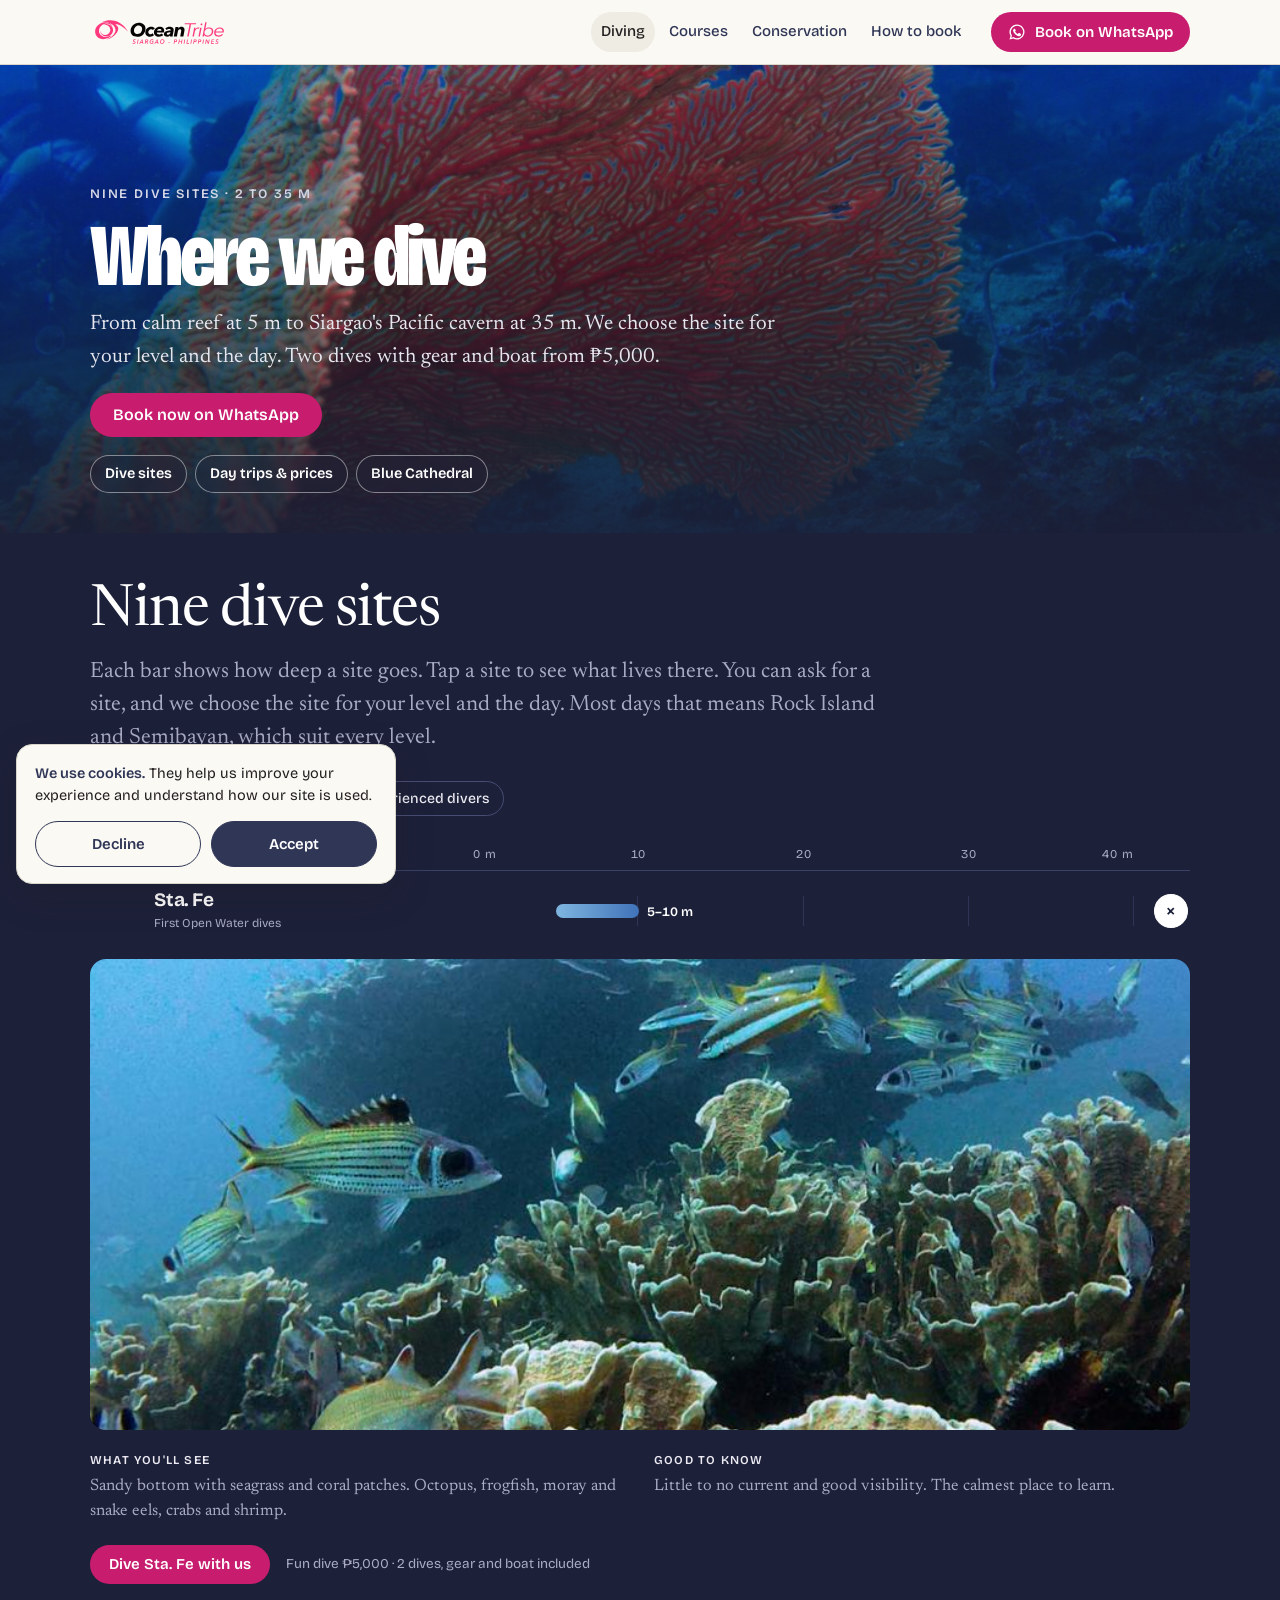
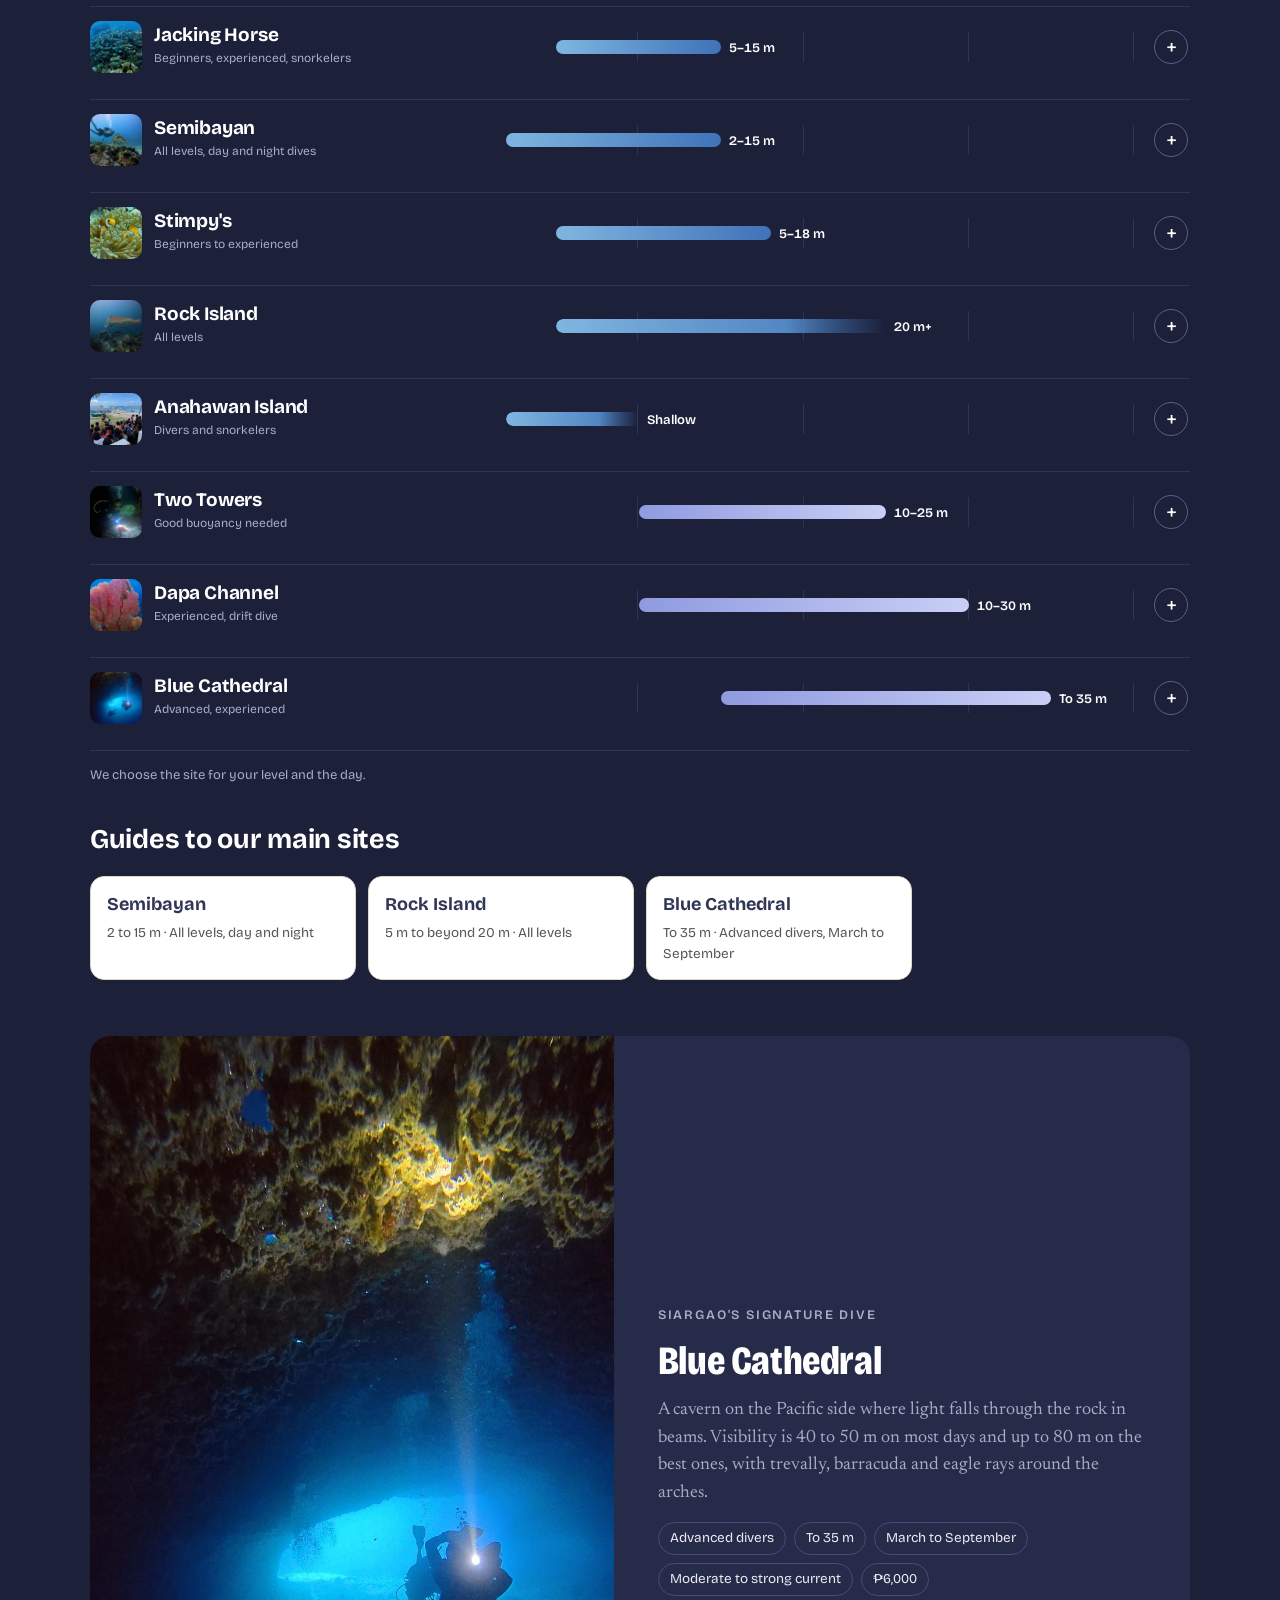
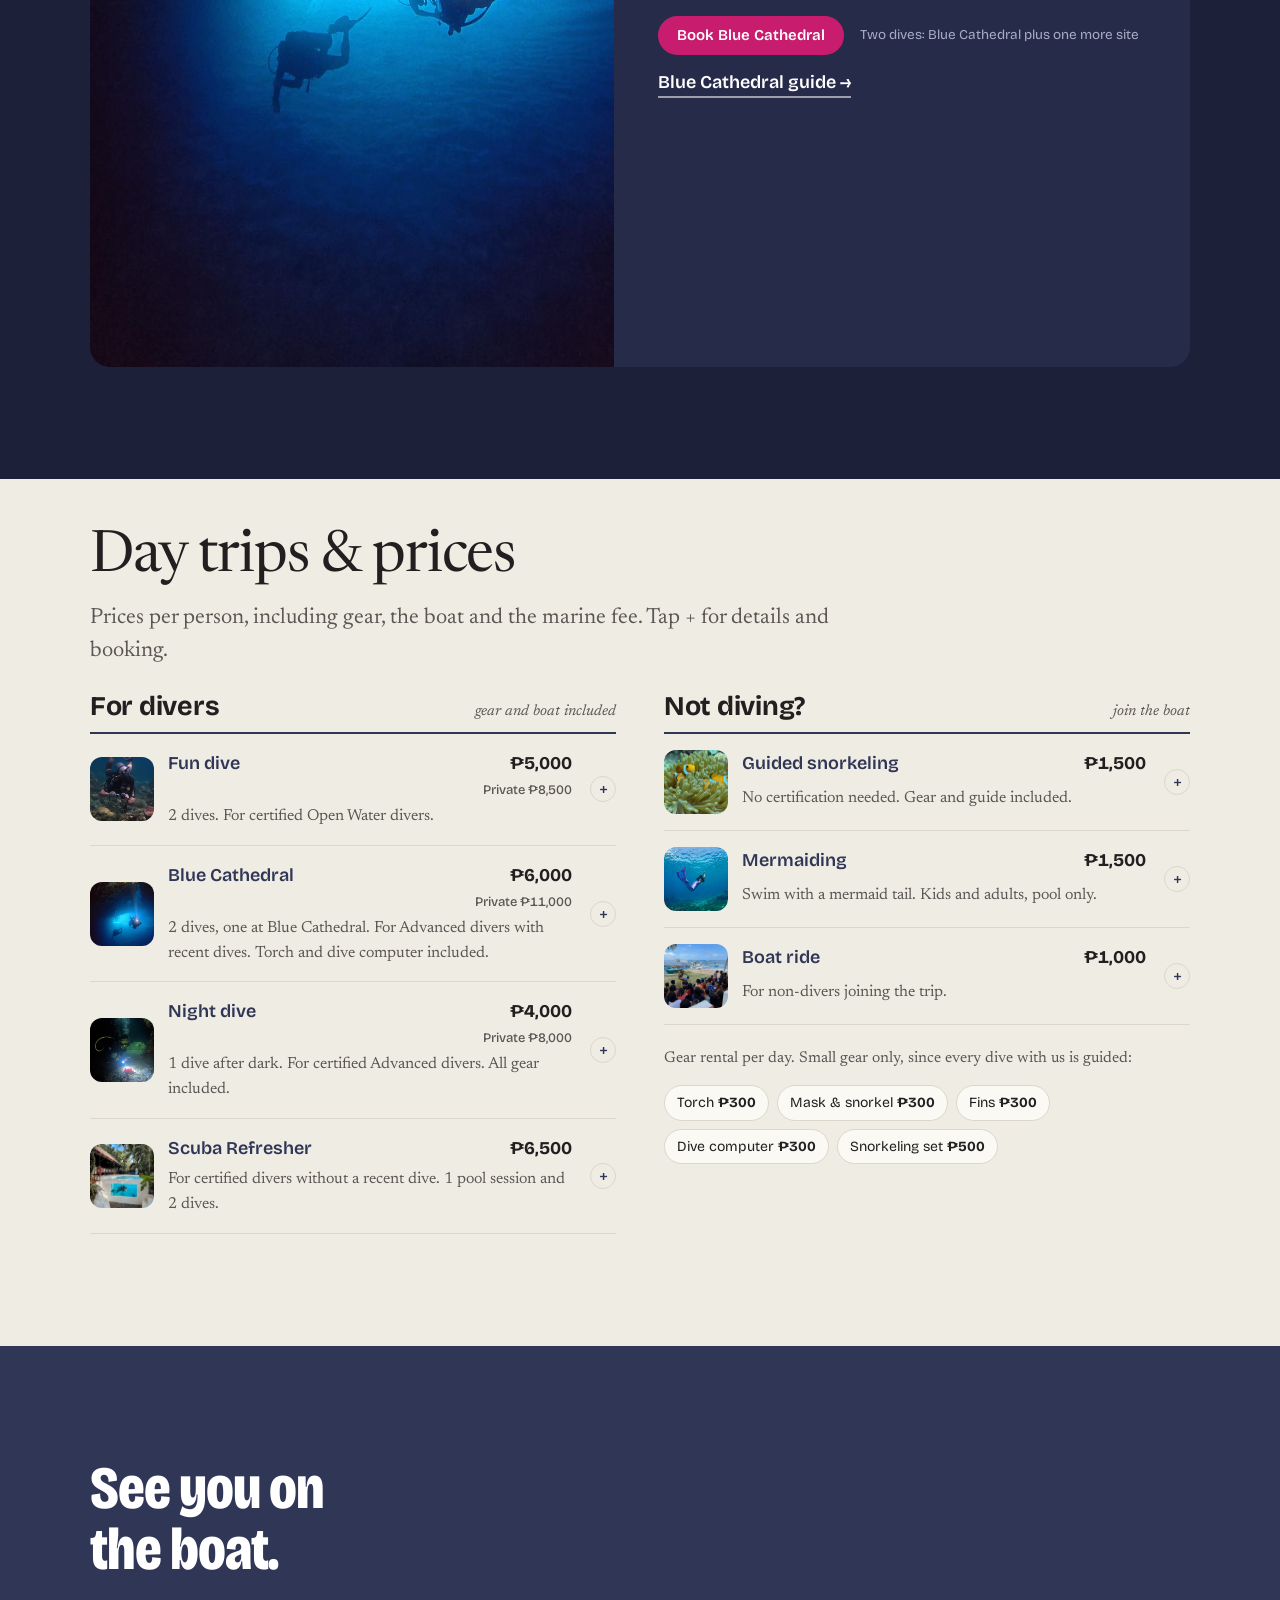
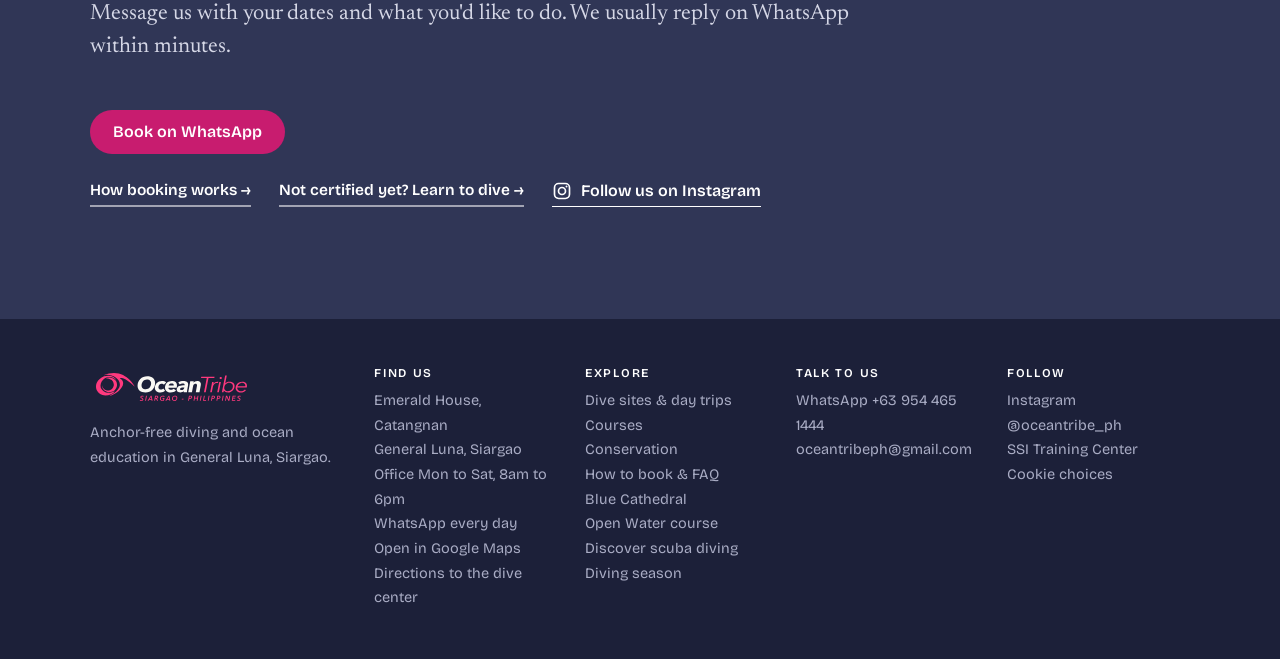
<file: day-trips.html>
<!doctype html><html lang="en"><head><meta charset="utf-8"><title>Moved · OceanTribe Philippines</title><meta name="viewport" content="width=device-width,initial-scale=1"><meta http-equiv="refresh" content="0; url=diving.html#prices"><script>location.replace('diving.html#prices')</script><style>body{font-family:system-ui,sans-serif;background:#faf9f4;color:#303656;padding:24px}</style></head><body><p>This page moved. <a href="diving.html#prices">Continue</a>.</p></body></html>
</file>
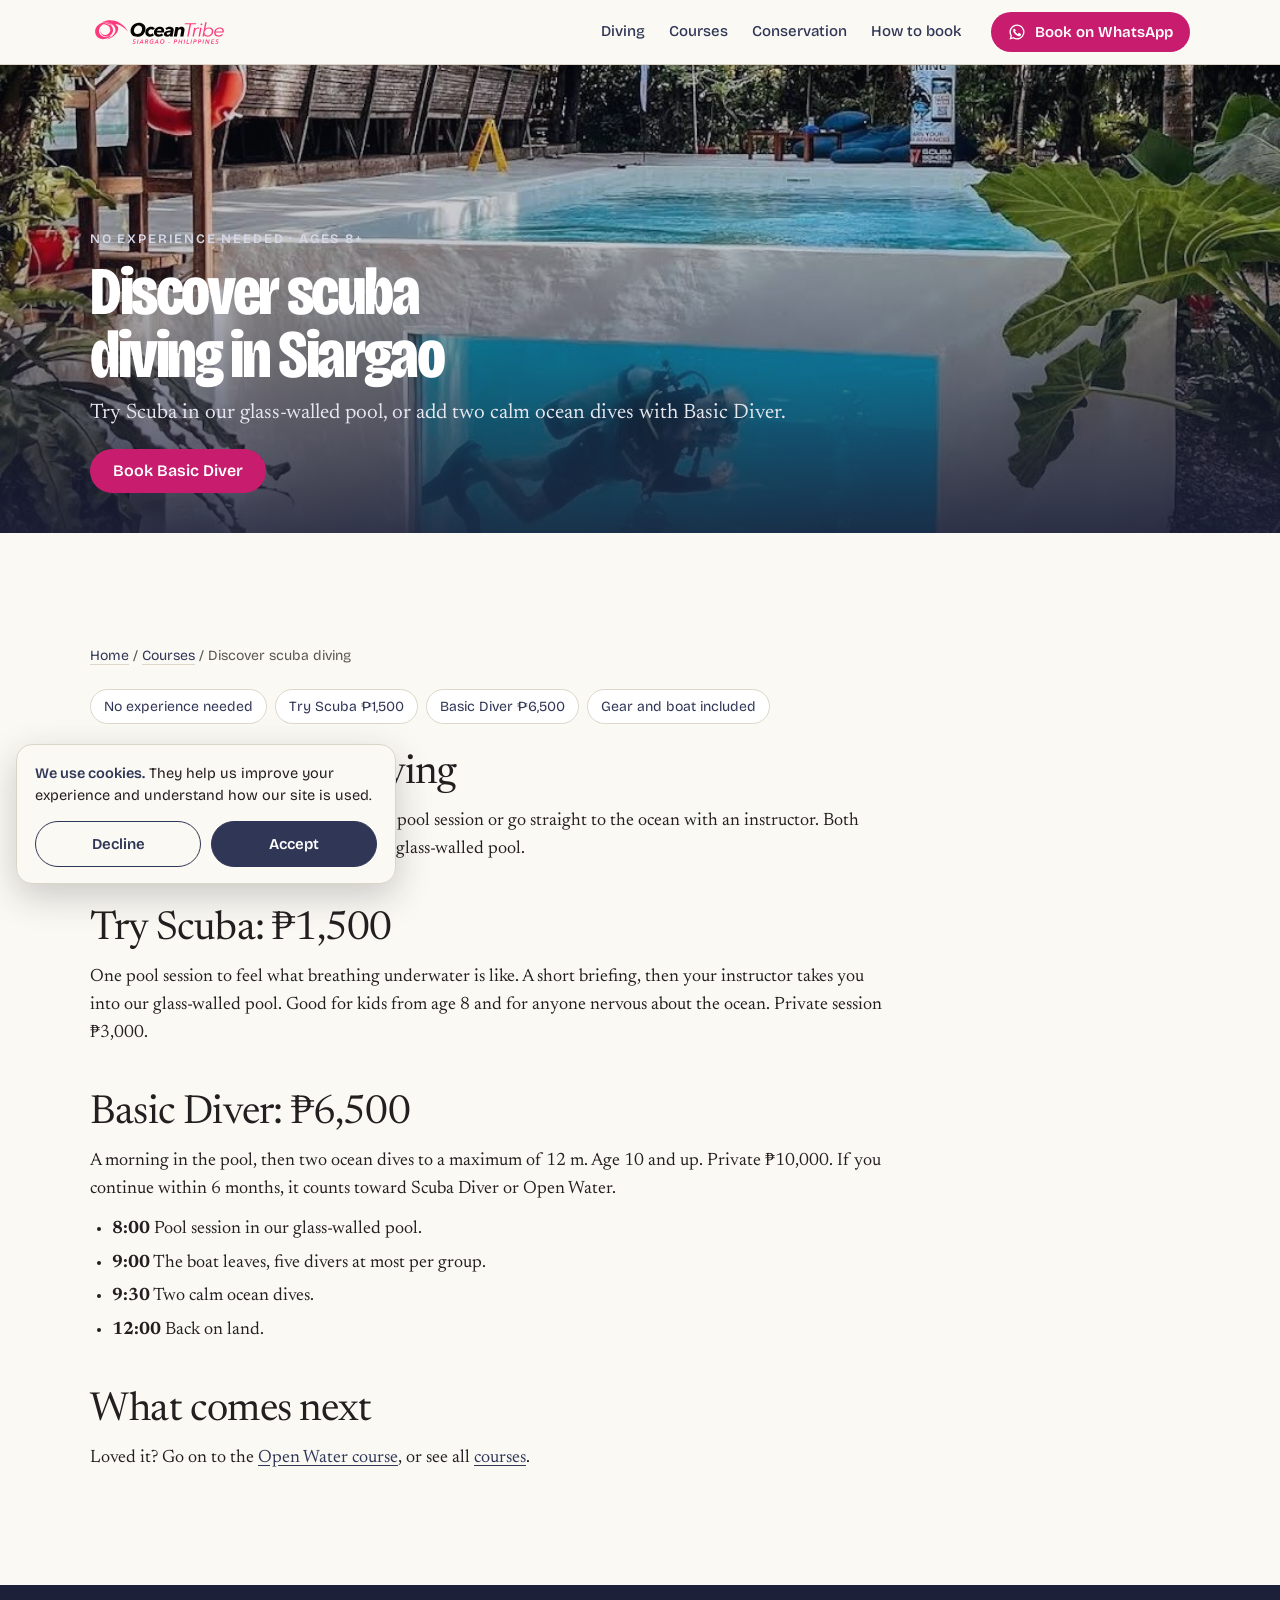
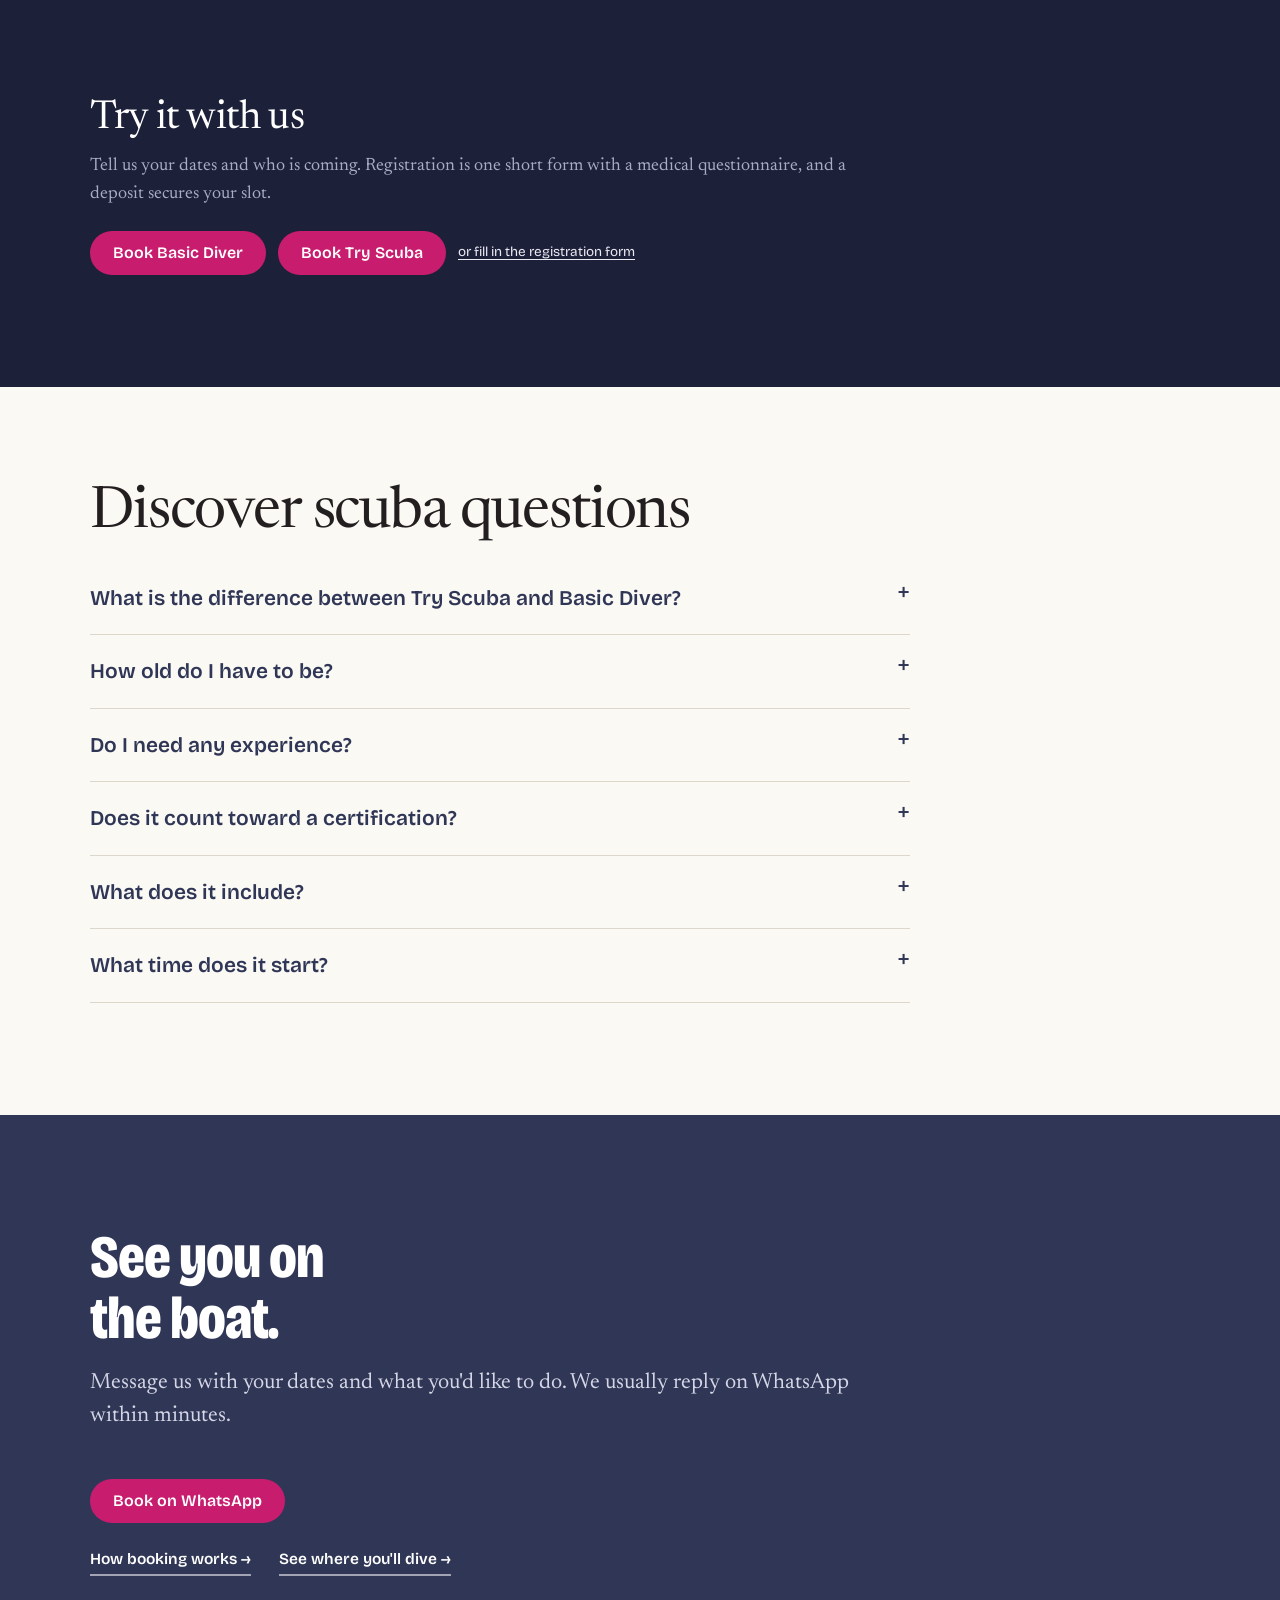
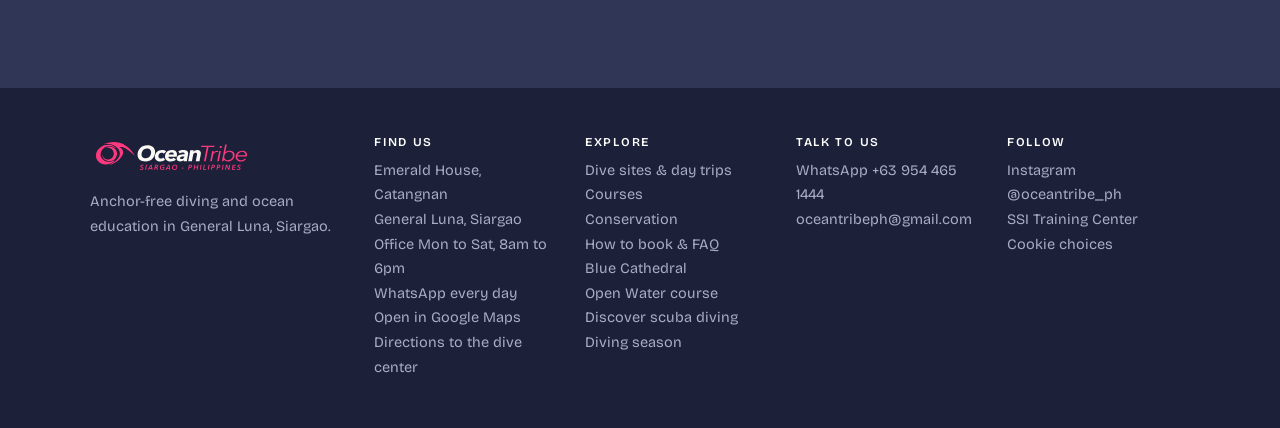
<file: discover-scuba-diving-siargao.html>
<!doctype html>
<html lang="en"><head><meta charset="utf-8"><meta name="viewport" content="width=device-width,initial-scale=1,viewport-fit=cover">
<title>Discover Scuba Diving in Siargao | OceanTribe</title>
<meta name="description" content="Never dived? Try Scuba from ₱1,500 or a Basic Diver morning with two ocean dives from ₱6,500. No experience needed, gear and boat included.">
<link rel="canonical" href="https://oceantribe.ph/discover-scuba-diving-siargao.html">
<meta property="og:type" content="website">
<meta property="og:site_name" content="OceanTribe Philippines">
<meta property="og:title" content="Discover Scuba Diving in Siargao | OceanTribe">
<meta property="og:description" content="Never dived? Try Scuba from ₱1,500 or a Basic Diver morning with two ocean dives from ₱6,500. No experience needed, gear and boat included.">
<meta property="og:url" content="https://oceantribe.ph/discover-scuba-diving-siargao.html">
<meta property="og:image" content="https://oceantribe.ph/img/dive-center-pool-training-general-luna.jpg">
<meta name="twitter:card" content="summary_large_image">
<link rel="icon" href="img/logo-mark.svg" type="image/svg+xml">
<link rel="preconnect" href="https://fonts.googleapis.com">
<link rel="preconnect" href="https://fonts.gstatic.com" crossorigin>
<link rel="stylesheet" href="https://fonts.googleapis.com/css2?family=Bricolage+Grotesque:opsz,wdth,wght@12..96,75..100,300..800&family=Newsreader:ital,opsz,wght@0,6..72,300..600;1,6..72,300..500&display=swap">
<link rel="stylesheet" href="styles.css">
<script defer src="https://cloud.umami.is/script.js" data-website-id="334c8118-5573-4750-85b4-5e880d97f242"></script>
<script defer src="track.js"></script>
<script defer src="consent.js"></script>
<script type="application/ld+json">{"@context":"https://schema.org","@type":"BreadcrumbList","itemListElement":[{"@type":"ListItem","position":1,"name":"Home","item":"https://oceantribe.ph/"},{"@type":"ListItem","position":2,"name":"Courses","item":"https://oceantribe.ph/courses.html"},{"@type":"ListItem","position":3,"name":"Discover scuba diving","item":"https://oceantribe.ph/discover-scuba-diving-siargao.html"}]}</script>
</head><body>
<header class="site-head">
  <div class="wrap head-row">
    <a class="logo" href="index.html" aria-label="OceanTribe Philippines, back to top"><img src="img/logo-wide-siargao-dark.svg" alt="OceanTribe Philippines"></a>
    <nav class="nav" aria-label="Main">
      <a href="diving.html">Diving</a>
      <a href="courses.html">Courses</a>
      <a href="conservation.html">Conservation</a>
      <a href="index.html#book">How to book</a>
    </nav>
    <a class="btn btn-wa" href="https://wa.me/639544651444?text=Hi%20OceanTribe!%20I%27d%20like%20to%20book%20a%20dive." target="_blank" rel="noopener">
      <svg viewBox="0 0 24 24" fill="currentColor" aria-hidden="true"><path d="M12 2a10 10 0 0 0-8.6 15.1L2 22l5-1.3A10 10 0 1 0 12 2Zm0 18.2a8.2 8.2 0 0 1-4.2-1.2l-.3-.2-3 .8.8-2.9-.2-.3A8.2 8.2 0 1 1 12 20.2Zm4.5-6.1c-.2-.1-1.5-.7-1.7-.8-.2-.1-.4-.1-.6.1l-.8 1c-.1.2-.3.2-.5.1a6.7 6.7 0 0 1-3.3-2.9c-.2-.4.2-.4.7-1.3.1-.2 0-.3 0-.4l-.8-1.8c-.2-.5-.4-.4-.6-.4h-.5a1 1 0 0 0-.7.3 3 3 0 0 0-.9 2.2 5.2 5.2 0 0 0 1.1 2.7 11.8 11.8 0 0 0 4.5 4c1.7.7 2.3.8 3.2.6.5-.1 1.5-.6 1.7-1.2.2-.6.2-1.1.2-1.2-.1-.1-.3-.2-.5-.3Z"/></svg>
      <span class="lbl-long">Book on WhatsApp</span><span class="lbl-short">Book</span></a>
  </div>
  <nav class="subnav" aria-label="Sections">
    <a href="diving.html">Diving</a><a href="courses.html">Courses</a><a href="conservation.html">Conservation</a><a href="index.html#book">Book</a>
  </nav>
</header>

<main id="top">
<section class="page-hero long"><img src="img/dive-center-pool-training-general-luna.jpg" alt="A student diver seen through the window of the dive center pool" style="object-position:50% 60%"><div class="wrap ph-inner"><p class="ph-tag">No experience needed · Ages 8+</p><h1>Discover scuba diving in Siargao</h1><p class="ph-lede">Try Scuba in our glass-walled pool, or add two calm ocean dives with Basic Diver.</p><div class="hero-cta"><a class="btn btn-wa" href="https://wa.me/639544651444?text=Hi%20OceanTribe%21%20I%27d%20like%20to%20book%3A%20Basic%20Diver.%20My%20date%3A%20" target="_blank" rel="noopener">Book Basic Diver</a></div></div></section>
<section class="block"><div class="wrap"><div class="prose"><nav class="crumbs" aria-label="Breadcrumb"><a href="index.html">Home</a> / <a href="courses.html">Courses</a> / Discover scuba diving</nav><div class="spec"><span>No experience needed</span><span>Try Scuba ₱1,500</span><span>Basic Diver ₱6,500</span><span>Gear and boat included</span></div><h2>Two ways to try diving</h2><p>If you've never dived, you can start with a pool session or go straight to the ocean with an instructor. Both need no experience, and both start in our glass-walled pool.</p><h2>Try Scuba: ₱1,500</h2><p>One pool session to feel what breathing underwater is like. A short briefing, then your instructor takes you into our glass-walled pool. Good for kids from age 8 and for anyone nervous about the ocean. Private session ₱3,000.</p><h2>Basic Diver: ₱6,500</h2><p>A morning in the pool, then two ocean dives to a maximum of 12 m. Age 10 and up. Private ₱10,000. If you continue within 6 months, it counts toward Scuba Diver or Open Water.</p><ul><li><b>8:00</b> Pool session in our glass-walled pool.</li><li><b>9:00</b> The boat leaves, five divers at most per group.</li><li><b>9:30</b> Two calm ocean dives.</li><li><b>12:00</b> Back on land.</li></ul><h2>What comes next</h2><p>Loved it? Go on to the <a href="open-water-course-siargao.html">Open Water course</a>, or see all <a href="courses.html">courses</a>.</p></div></div></section><section class="block deep"><div class="wrap"><div class="prose on-deep"><h2>Try it with us</h2><p>Tell us your dates and who is coming. Registration is one short form with a medical questionnaire, and a deposit secures your slot.</p><div class="hero-cta"><a class="btn btn-wa" href="https://wa.me/639544651444?text=Hi%20OceanTribe%21%20I%27d%20like%20to%20book%3A%20Basic%20Diver.%20My%20date%3A%20" target="_blank" rel="noopener">Book Basic Diver</a><a class="btn btn-wa" href="https://wa.me/639544651444?text=Hi%20OceanTribe%21%20I%27d%20like%20to%20book%3A%20Try%20Scuba.%20My%20date%3A%20" target="_blank" rel="noopener">Book Try Scuba</a><a class="crs-form" href="https://tally.so/r/3jVJ7E" target="_blank" rel="noopener">or fill in the registration form</a></div></div></div></section><section class="block" id="faq"><div class="wrap"><h2 class="serif-h" style="margin-bottom:18px">Discover scuba questions</h2><div class="faq"><details><summary>What is the difference between Try Scuba and Basic Diver?</summary><p>Try Scuba is one pool session, with no certification at the end. Basic Diver is a morning in the pool, then two calm ocean dives to a maximum of 12 m with your instructor beside you the whole time.</p></details><details><summary>How old do I have to be?</summary><p>Try Scuba is for ages 8 and up. Basic Diver is for ages 10 and up.</p></details><details><summary>Do I need any experience?</summary><p>No. You need to be fit to swim, and that is all.</p></details><details><summary>Does it count toward a certification?</summary><p>Basic Diver counts toward Scuba Diver or Open Water if you continue within 6 months. Try Scuba has no certification at the end, just the feeling.</p></details><details><summary>What does it include?</summary><p>All scuba gear, the boat and the marine fee.</p></details><details><summary>What time does it start?</summary><p>Basic Diver starts at 8:00 with the pool session. The boat leaves at 9:00 with five divers at most per group, and you are back on land around 12:00.</p></details></div></div></section><section class="block closing" aria-labelledby="close-h"><div class="wrap stack"><h2 id="close-h">See you on the boat.</h2><p class="lede">Message us with your dates and what you'd like to do. We usually reply on WhatsApp within minutes.</p><div class="hero-cta"><a class="btn btn-wa" href="https://wa.me/639544651444?text=Hi%20OceanTribe%21%20I%27d%20like%20to%20book%20a%20dive." target="_blank" rel="noopener">Book on WhatsApp</a></div><div class="close-links"><a class="text-link" href="index.html#book">How booking works</a><a class="text-link" href="diving.html">See where you'll dive</a></div></div></section>
</main>

<footer class="foot">
  <div class="wrap foot-grid">
    <div><img src="img/logo-wide-siargao-light.svg" alt="OceanTribe Philippines"><p>Anchor-free diving and ocean education in General Luna, Siargao.</p></div>
    <div><h4>Find us</h4><p>Emerald House, Catangnan<br>General Luna, Siargao</p><p>Office Mon to Sat, 8am to 6pm<br>WhatsApp every day</p><p><a href="https://www.google.com/maps/place/Ocean+Tribe+Dive+Center/@9.8078009,126.165637,17z/data=!4m6!3m5!1s0x3304090036056f11:0x4c43a69e7b7e8809!8m2!3d9.8102603!4d126.1649299!16s%2Fg%2F11x1c6w_49" target="_blank" rel="noopener">Open in Google Maps</a><br><a href="https://www.google.com/maps/dir/?api=1&amp;destination=9.8102603,126.1649299" target="_blank" rel="noopener">Directions to the dive center</a></p></div>
    <div><h4>Explore</h4><p><a href="diving.html">Dive sites &amp; day trips</a><br><a href="courses.html">Courses</a><br><a href="conservation.html">Conservation</a><br><a href="index.html#book">How to book &amp; FAQ</a><br><a href="blue-cathedral-siargao.html">Blue Cathedral</a><br><a href="open-water-course-siargao.html">Open Water course</a><br><a href="discover-scuba-diving-siargao.html">Discover scuba diving</a><br><a href="siargao-diving-season.html">Diving season</a></p></div>
    <div><h4>Talk to us</h4><p>WhatsApp <span class="sel">+63 954 465 1444</span></p><p class="sel">oceantribeph@gmail.com</p></div>
    <div><h4>Follow</h4><p><a href="https://www.instagram.com/oceantribe_ph/" target="_blank" rel="noopener">Instagram @oceantribe_ph</a></p><p>SSI Training Center</p></div>
  </div>
</footer>

<a class="fab" href="https://wa.me/639544651444?text=Hi%20OceanTribe!%20I%27d%20like%20to%20book%20a%20dive." target="_blank" rel="noopener" aria-label="Message us on WhatsApp"><svg viewBox="0 0 24 24" fill="currentColor" aria-hidden="true"><path d="M12 2a10 10 0 0 0-8.6 15.1L2 22l5-1.3A10 10 0 1 0 12 2Zm0 18.2a8.2 8.2 0 0 1-4.2-1.2l-.3-.2-3 .8.8-2.9-.2-.3A8.2 8.2 0 1 1 12 20.2Zm4.5-6.1c-.2-.1-1.5-.7-1.7-.8-.2-.1-.4-.1-.6.1l-.8 1c-.1.2-.3.2-.5.1a6.7 6.7 0 0 1-3.3-2.9c-.2-.4.2-.4.7-1.3.1-.2 0-.3 0-.4l-.8-1.8c-.2-.5-.4-.4-.6-.4h-.5a1 1 0 0 0-.7.3 3 3 0 0 0-.9 2.2 5.2 5.2 0 0 0 1.1 2.7 11.8 11.8 0 0 0 4.5 4c1.7.7 2.3.8 3.2.6.5-.1 1.5-.6 1.7-1.2.2-.6.2-1.1.2-1.2-.1-.1-.3-.2-.5-.3Z"/></svg></a>
<script src="script.js"></script>
</body></html>
</file>
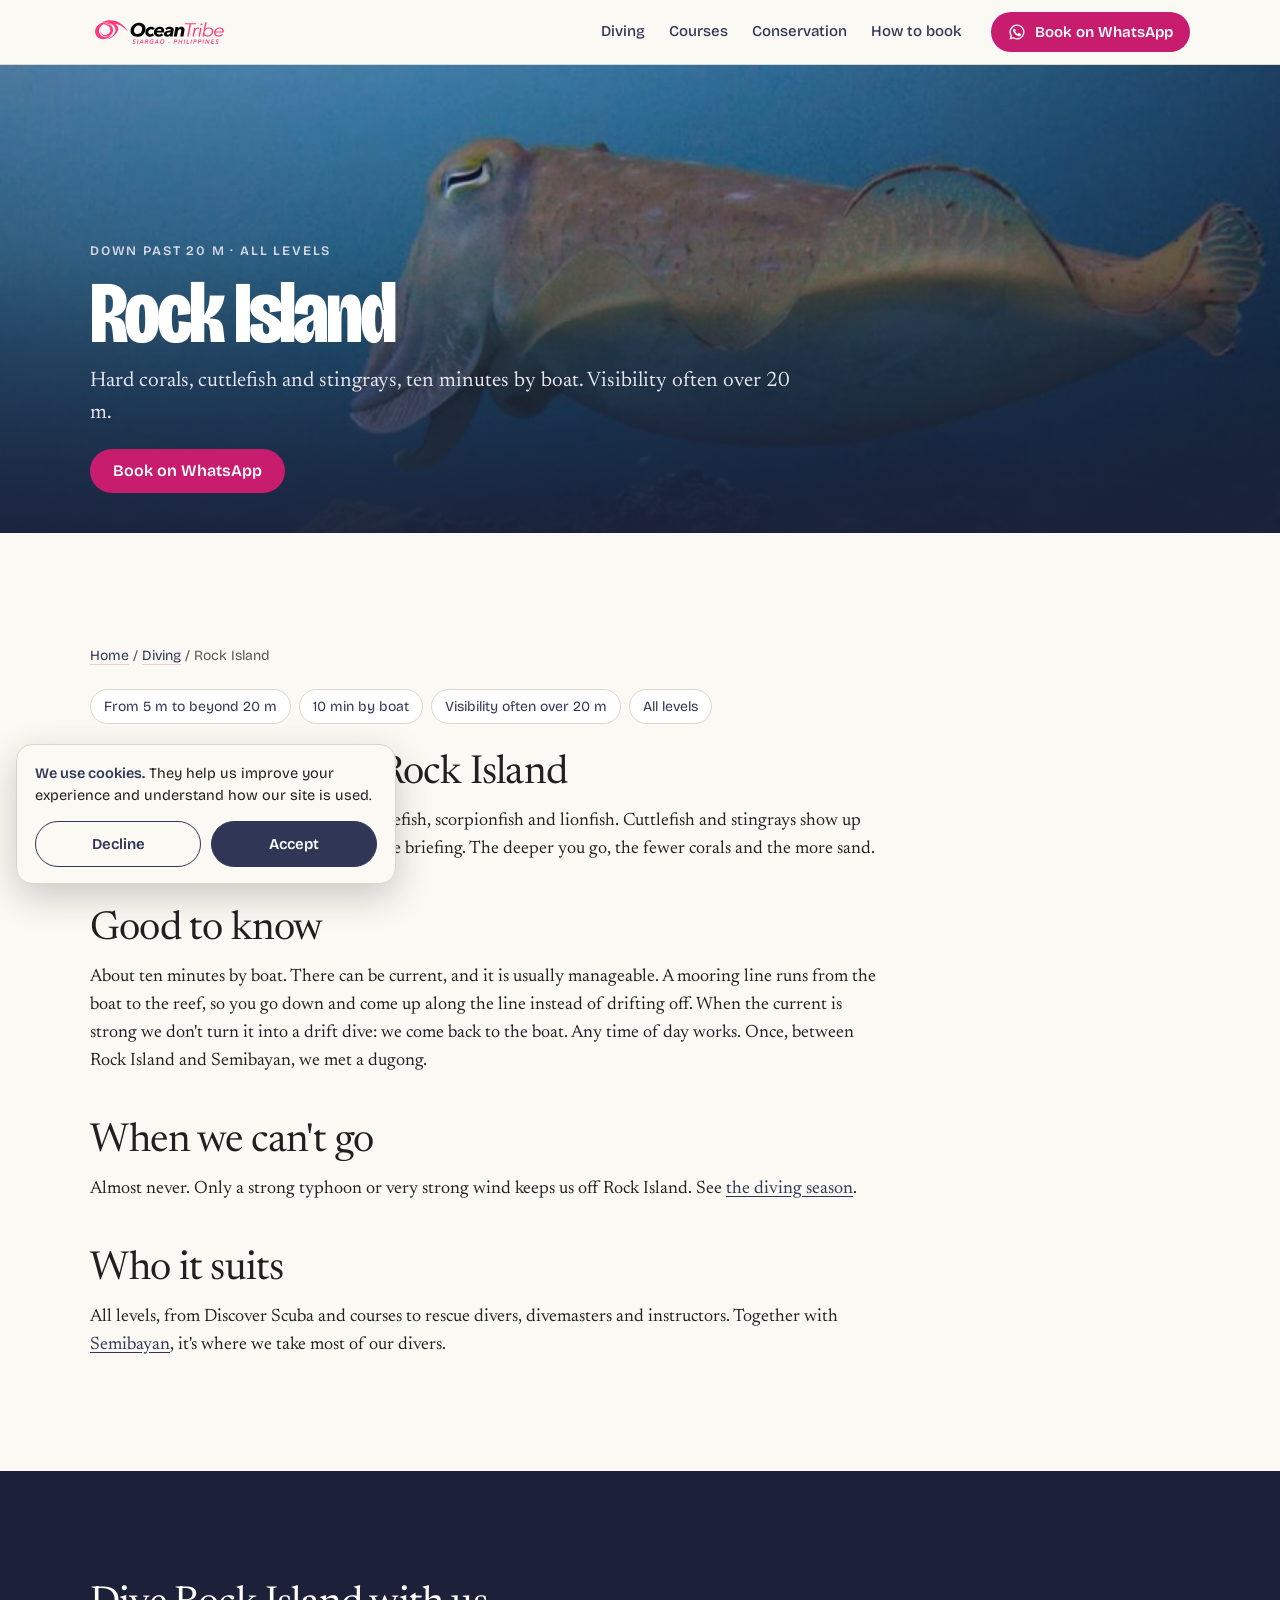
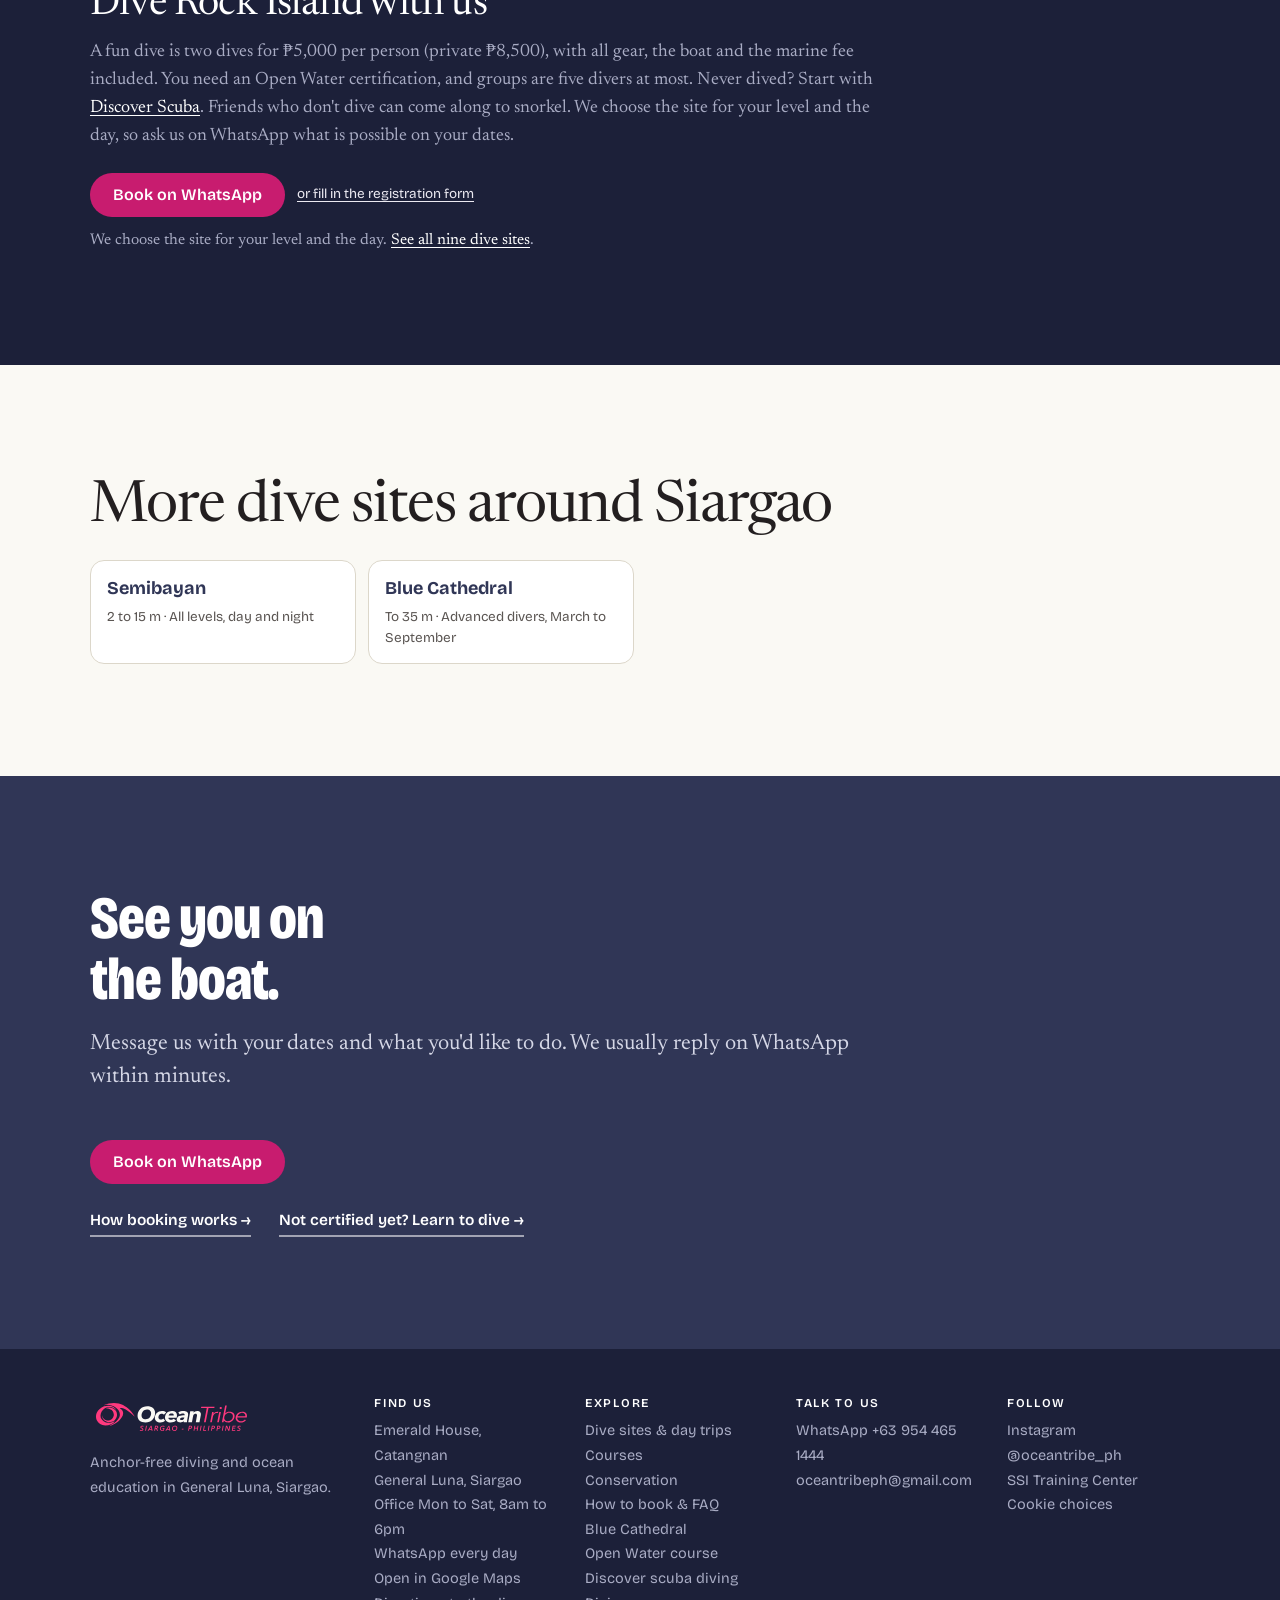
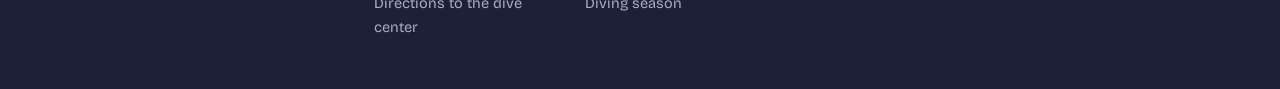
<file: dive-site-rock-island.html>
<!doctype html>
<html lang="en"><head><meta charset="utf-8"><meta name="viewport" content="width=device-width,initial-scale=1,viewport-fit=cover">
<title>Rock Island Dive Site, Siargao | OceanTribe</title>
<meta name="description" content="Rock Island dive site in Siargao, 5 m to beyond 20 m. Hard corals, cuttlefish and stingrays, ten minutes by boat. For every level, almost all year.">
<link rel="canonical" href="https://oceantribe.ph/dive-site-rock-island.html">
<meta property="og:type" content="website">
<meta property="og:site_name" content="OceanTribe Philippines">
<meta property="og:title" content="Rock Island Dive Site, Siargao | OceanTribe">
<meta property="og:description" content="Rock Island dive site in Siargao, 5 m to beyond 20 m. Hard corals, cuttlefish and stingrays, ten minutes by boat. For every level, almost all year.">
<meta property="og:url" content="https://oceantribe.ph/dive-site-rock-island.html">
<meta property="og:image" content="https://oceantribe.ph/img/rock-island-cuttlefish-siargao.jpg">
<meta name="twitter:card" content="summary_large_image">
<link rel="icon" href="img/logo-mark.svg" type="image/svg+xml">
<link rel="preconnect" href="https://fonts.googleapis.com">
<link rel="preconnect" href="https://fonts.gstatic.com" crossorigin>
<link rel="stylesheet" href="https://fonts.googleapis.com/css2?family=Bricolage+Grotesque:opsz,wdth,wght@12..96,75..100,300..800&family=Newsreader:ital,opsz,wght@0,6..72,300..600;1,6..72,300..500&display=swap">
<link rel="stylesheet" href="styles.css">
<script defer src="https://cloud.umami.is/script.js" data-website-id="334c8118-5573-4750-85b4-5e880d97f242"></script>
<script defer src="track.js"></script>
<script defer src="consent.js"></script>
<script type="application/ld+json">{"@context":"https://schema.org","@type":"BreadcrumbList","itemListElement":[{"@type":"ListItem","position":1,"name":"Home","item":"https://oceantribe.ph/"},{"@type":"ListItem","position":2,"name":"Diving","item":"https://oceantribe.ph/diving.html"},{"@type":"ListItem","position":3,"name":"Rock Island","item":"https://oceantribe.ph/dive-site-rock-island.html"}]}</script>
</head><body>
<header class="site-head">
  <div class="wrap head-row">
    <a class="logo" href="index.html" aria-label="OceanTribe Philippines, back to top"><img src="img/logo-wide-siargao-dark.svg" alt="OceanTribe Philippines"></a>
    <nav class="nav" aria-label="Main">
      <a href="diving.html">Diving</a>
      <a href="courses.html">Courses</a>
      <a href="conservation.html">Conservation</a>
      <a href="index.html#book">How to book</a>
    </nav>
    <a class="btn btn-wa" href="https://wa.me/639544651444?text=Hi%20OceanTribe!%20I%27d%20like%20to%20book%20a%20dive." target="_blank" rel="noopener">
      <svg viewBox="0 0 24 24" fill="currentColor" aria-hidden="true"><path d="M12 2a10 10 0 0 0-8.6 15.1L2 22l5-1.3A10 10 0 1 0 12 2Zm0 18.2a8.2 8.2 0 0 1-4.2-1.2l-.3-.2-3 .8.8-2.9-.2-.3A8.2 8.2 0 1 1 12 20.2Zm4.5-6.1c-.2-.1-1.5-.7-1.7-.8-.2-.1-.4-.1-.6.1l-.8 1c-.1.2-.3.2-.5.1a6.7 6.7 0 0 1-3.3-2.9c-.2-.4.2-.4.7-1.3.1-.2 0-.3 0-.4l-.8-1.8c-.2-.5-.4-.4-.6-.4h-.5a1 1 0 0 0-.7.3 3 3 0 0 0-.9 2.2 5.2 5.2 0 0 0 1.1 2.7 11.8 11.8 0 0 0 4.5 4c1.7.7 2.3.8 3.2.6.5-.1 1.5-.6 1.7-1.2.2-.6.2-1.1.2-1.2-.1-.1-.3-.2-.5-.3Z"/></svg>
      <span class="lbl-long">Book on WhatsApp</span><span class="lbl-short">Book</span></a>
  </div>
  <nav class="subnav" aria-label="Sections">
    <a href="diving.html">Diving</a><a href="courses.html">Courses</a><a href="conservation.html">Conservation</a><a href="index.html#book">Book</a>
  </nav>
</header>

<main id="top">
<section class="page-hero"><img src="img/rock-island-cuttlefish-siargao.jpg" alt="A cuttlefish hovering over the reef at Rock Island" style="object-position:50% 45%"><div class="wrap ph-inner"><p class="ph-tag">Down past 20 m · All levels</p><h1>Rock Island</h1><p class="ph-lede">Hard corals, cuttlefish and stingrays, ten minutes by boat. Visibility often over 20 m.</p><div class="hero-cta"><a class="btn btn-wa" href="https://wa.me/639544651444?text=Hi%20OceanTribe%21%20I%27d%20like%20to%20book%3A%20Fun%20dive%20at%20Rock%20Island.%20My%20date%3A%20" target="_blank" rel="noopener">Book on WhatsApp</a></div></div></section>
<section class="block"><div class="wrap"><div class="prose"><nav class="crumbs" aria-label="Breadcrumb"><a href="index.html">Home</a> / <a href="diving.html">Diving</a> / Rock Island</nav><div class="spec"><span>From 5 m to beyond 20 m</span><span>10 min by boat</span><span>Visibility often over 20 m</span><span>All levels</span></div><h2>What you'll see at Rock Island</h2><p>Hard corals in the shallows, with anemonefish, scorpionfish and lionfish. Cuttlefish and stingrays show up on most dives, so they get a mention in the briefing. The deeper you go, the fewer corals and the more sand.</p><h2>Good to know</h2><p>About ten minutes by boat. There can be current, and it is usually manageable. A mooring line runs from the boat to the reef, so you go down and come up along the line instead of drifting off. When the current is strong we don't turn it into a drift dive: we come back to the boat. Any time of day works. Once, between Rock Island and Semibayan, we met a dugong.</p><h2>When we can't go</h2><p>Almost never. Only a strong typhoon or very strong wind keeps us off Rock Island. See <a href="siargao-diving-season.html">the diving season</a>.</p><h2>Who it suits</h2><p>All levels, from Discover Scuba and courses to rescue divers, divemasters and instructors. Together with <a href="dive-site-semibayan.html">Semibayan</a>, it's where we take most of our divers.</p></div></div></section><section class="block deep"><div class="wrap"><div class="prose on-deep"><h2>Dive Rock Island with us</h2><p>A fun dive is two dives for ₱5,000 per person (private ₱8,500), with all gear, the boat and the marine fee included. You need an Open Water certification, and groups are five divers at most. Never dived? Start with <a href="discover-scuba-diving-siargao.html">Discover Scuba</a>. Friends who don't dive can come along to snorkel. We choose the site for your level and the day, so ask us on WhatsApp what is possible on your dates.</p><div class="hero-cta"><a class="btn btn-wa" href="https://wa.me/639544651444?text=Hi%20OceanTribe%21%20I%27d%20like%20to%20book%3A%20Fun%20dive%20at%20Rock%20Island.%20My%20date%3A%20" target="_blank" rel="noopener">Book on WhatsApp</a><a class="crs-form" href="https://tally.so/r/3jVJ7E" target="_blank" rel="noopener">or fill in the registration form</a></div><p class="fine-deep">We choose the site for your level and the day. <a href="diving.html#sites">See all nine dive sites</a>.</p></div></div></section><section class="block"><div class="wrap"><h2 class="serif-h">More dive sites around Siargao</h2><nav class="link-grid" aria-label="More Siargao dive sites"><a href="dive-site-semibayan.html"><b>Semibayan</b><small>2 to 15 m · All levels, day and night</small></a><a href="blue-cathedral-siargao.html"><b>Blue Cathedral</b><small>To 35 m · Advanced divers, March to September</small></a></nav></div></section><section class="block closing" aria-labelledby="close-h"><div class="wrap stack"><h2 id="close-h">See you on the boat.</h2><p class="lede">Message us with your dates and what you'd like to do. We usually reply on WhatsApp within minutes.</p><div class="hero-cta"><a class="btn btn-wa" href="https://wa.me/639544651444?text=Hi%20OceanTribe%21%20I%27d%20like%20to%20book%20a%20dive." target="_blank" rel="noopener">Book on WhatsApp</a></div><div class="close-links"><a class="text-link" href="index.html#book">How booking works</a><a class="text-link" href="courses.html">Not certified yet? Learn to dive</a></div></div></section>
</main>

<footer class="foot">
  <div class="wrap foot-grid">
    <div><img src="img/logo-wide-siargao-light.svg" alt="OceanTribe Philippines"><p>Anchor-free diving and ocean education in General Luna, Siargao.</p></div>
    <div><h4>Find us</h4><p>Emerald House, Catangnan<br>General Luna, Siargao</p><p>Office Mon to Sat, 8am to 6pm<br>WhatsApp every day</p><p><a href="https://www.google.com/maps/place/Ocean+Tribe+Dive+Center/@9.8078009,126.165637,17z/data=!4m6!3m5!1s0x3304090036056f11:0x4c43a69e7b7e8809!8m2!3d9.8102603!4d126.1649299!16s%2Fg%2F11x1c6w_49" target="_blank" rel="noopener">Open in Google Maps</a><br><a href="https://www.google.com/maps/dir/?api=1&amp;destination=9.8102603,126.1649299" target="_blank" rel="noopener">Directions to the dive center</a></p></div>
    <div><h4>Explore</h4><p><a href="diving.html">Dive sites &amp; day trips</a><br><a href="courses.html">Courses</a><br><a href="conservation.html">Conservation</a><br><a href="index.html#book">How to book &amp; FAQ</a><br><a href="blue-cathedral-siargao.html">Blue Cathedral</a><br><a href="open-water-course-siargao.html">Open Water course</a><br><a href="discover-scuba-diving-siargao.html">Discover scuba diving</a><br><a href="siargao-diving-season.html">Diving season</a></p></div>
    <div><h4>Talk to us</h4><p>WhatsApp <span class="sel">+63 954 465 1444</span></p><p class="sel">oceantribeph@gmail.com</p></div>
    <div><h4>Follow</h4><p><a href="https://www.instagram.com/oceantribe_ph/" target="_blank" rel="noopener">Instagram @oceantribe_ph</a></p><p>SSI Training Center</p></div>
  </div>
</footer>

<a class="fab" href="https://wa.me/639544651444?text=Hi%20OceanTribe!%20I%27d%20like%20to%20book%20a%20dive." target="_blank" rel="noopener" aria-label="Message us on WhatsApp"><svg viewBox="0 0 24 24" fill="currentColor" aria-hidden="true"><path d="M12 2a10 10 0 0 0-8.6 15.1L2 22l5-1.3A10 10 0 1 0 12 2Zm0 18.2a8.2 8.2 0 0 1-4.2-1.2l-.3-.2-3 .8.8-2.9-.2-.3A8.2 8.2 0 1 1 12 20.2Zm4.5-6.1c-.2-.1-1.5-.7-1.7-.8-.2-.1-.4-.1-.6.1l-.8 1c-.1.2-.3.2-.5.1a6.7 6.7 0 0 1-3.3-2.9c-.2-.4.2-.4.7-1.3.1-.2 0-.3 0-.4l-.8-1.8c-.2-.5-.4-.4-.6-.4h-.5a1 1 0 0 0-.7.3 3 3 0 0 0-.9 2.2 5.2 5.2 0 0 0 1.1 2.7 11.8 11.8 0 0 0 4.5 4c1.7.7 2.3.8 3.2.6.5-.1 1.5-.6 1.7-1.2.2-.6.2-1.1.2-1.2-.1-.1-.3-.2-.5-.3Z"/></svg></a>
<script src="script.js"></script>
</body></html>
</file>
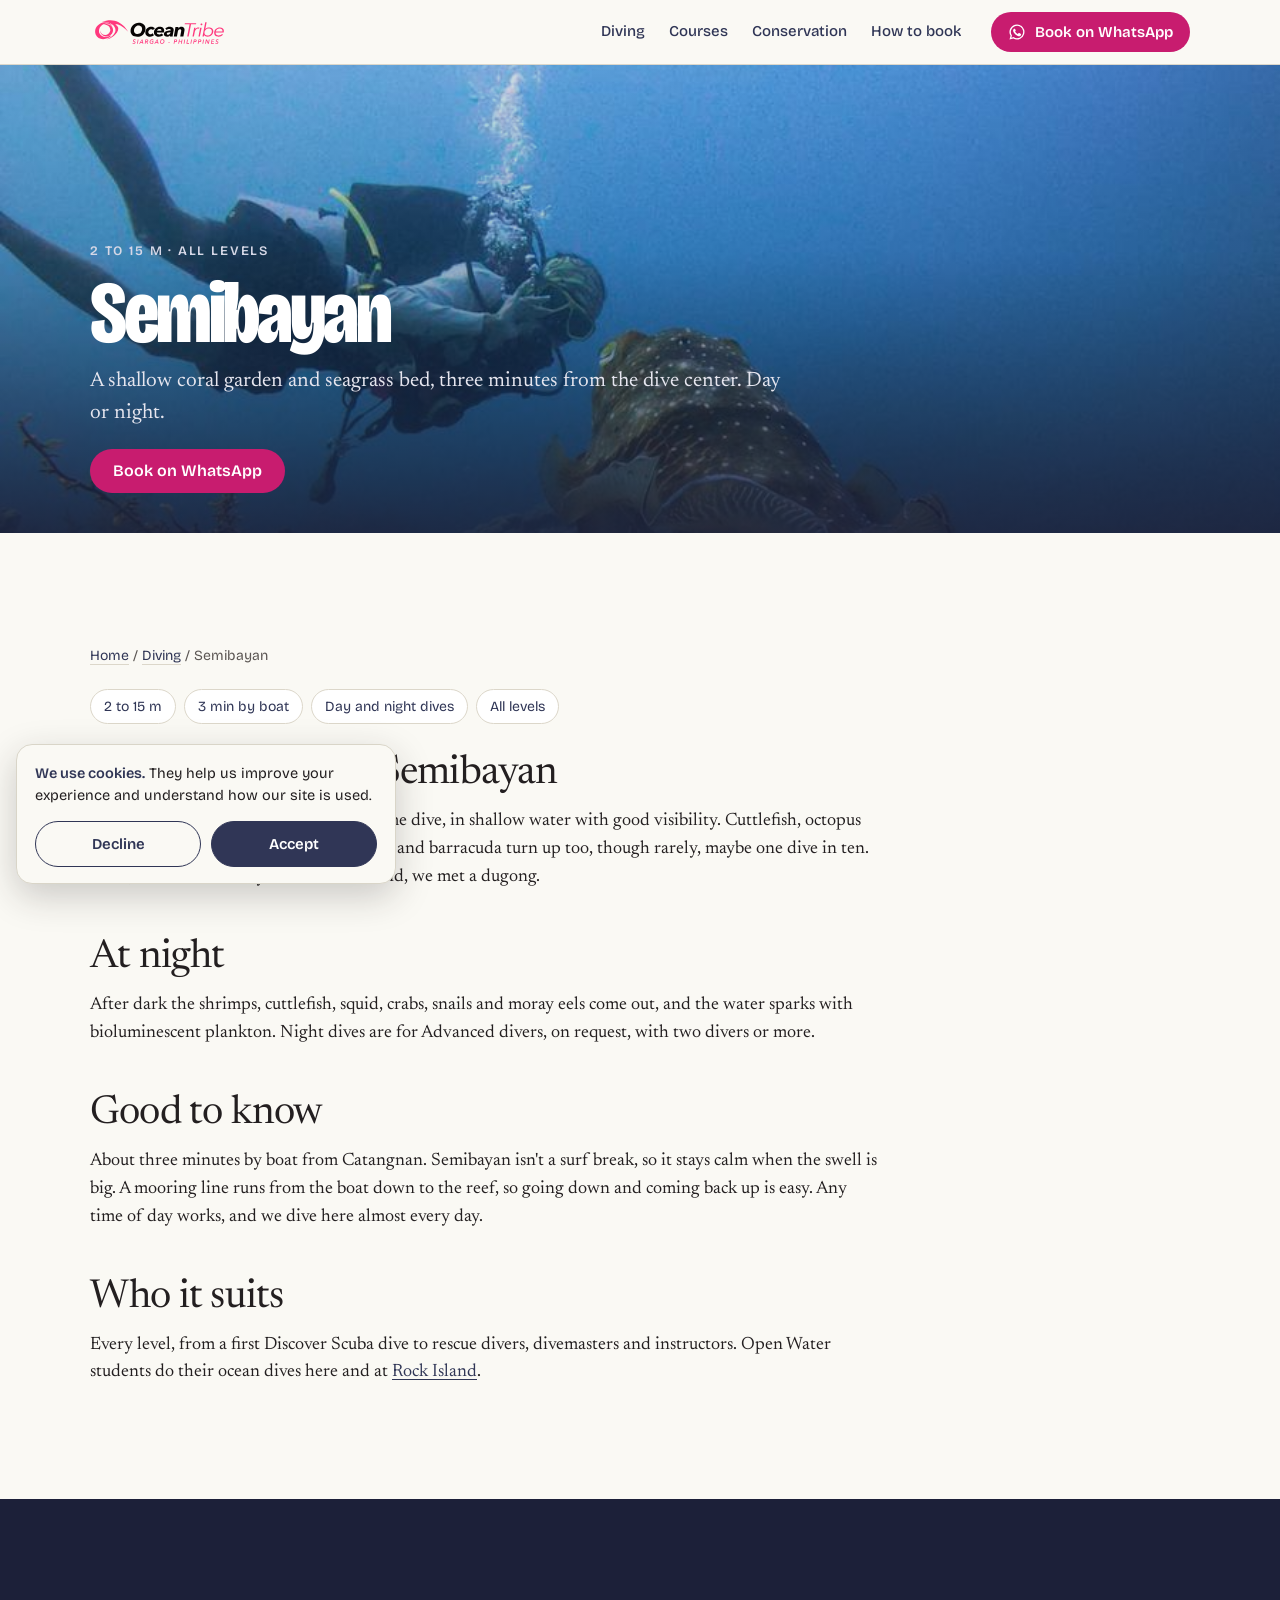
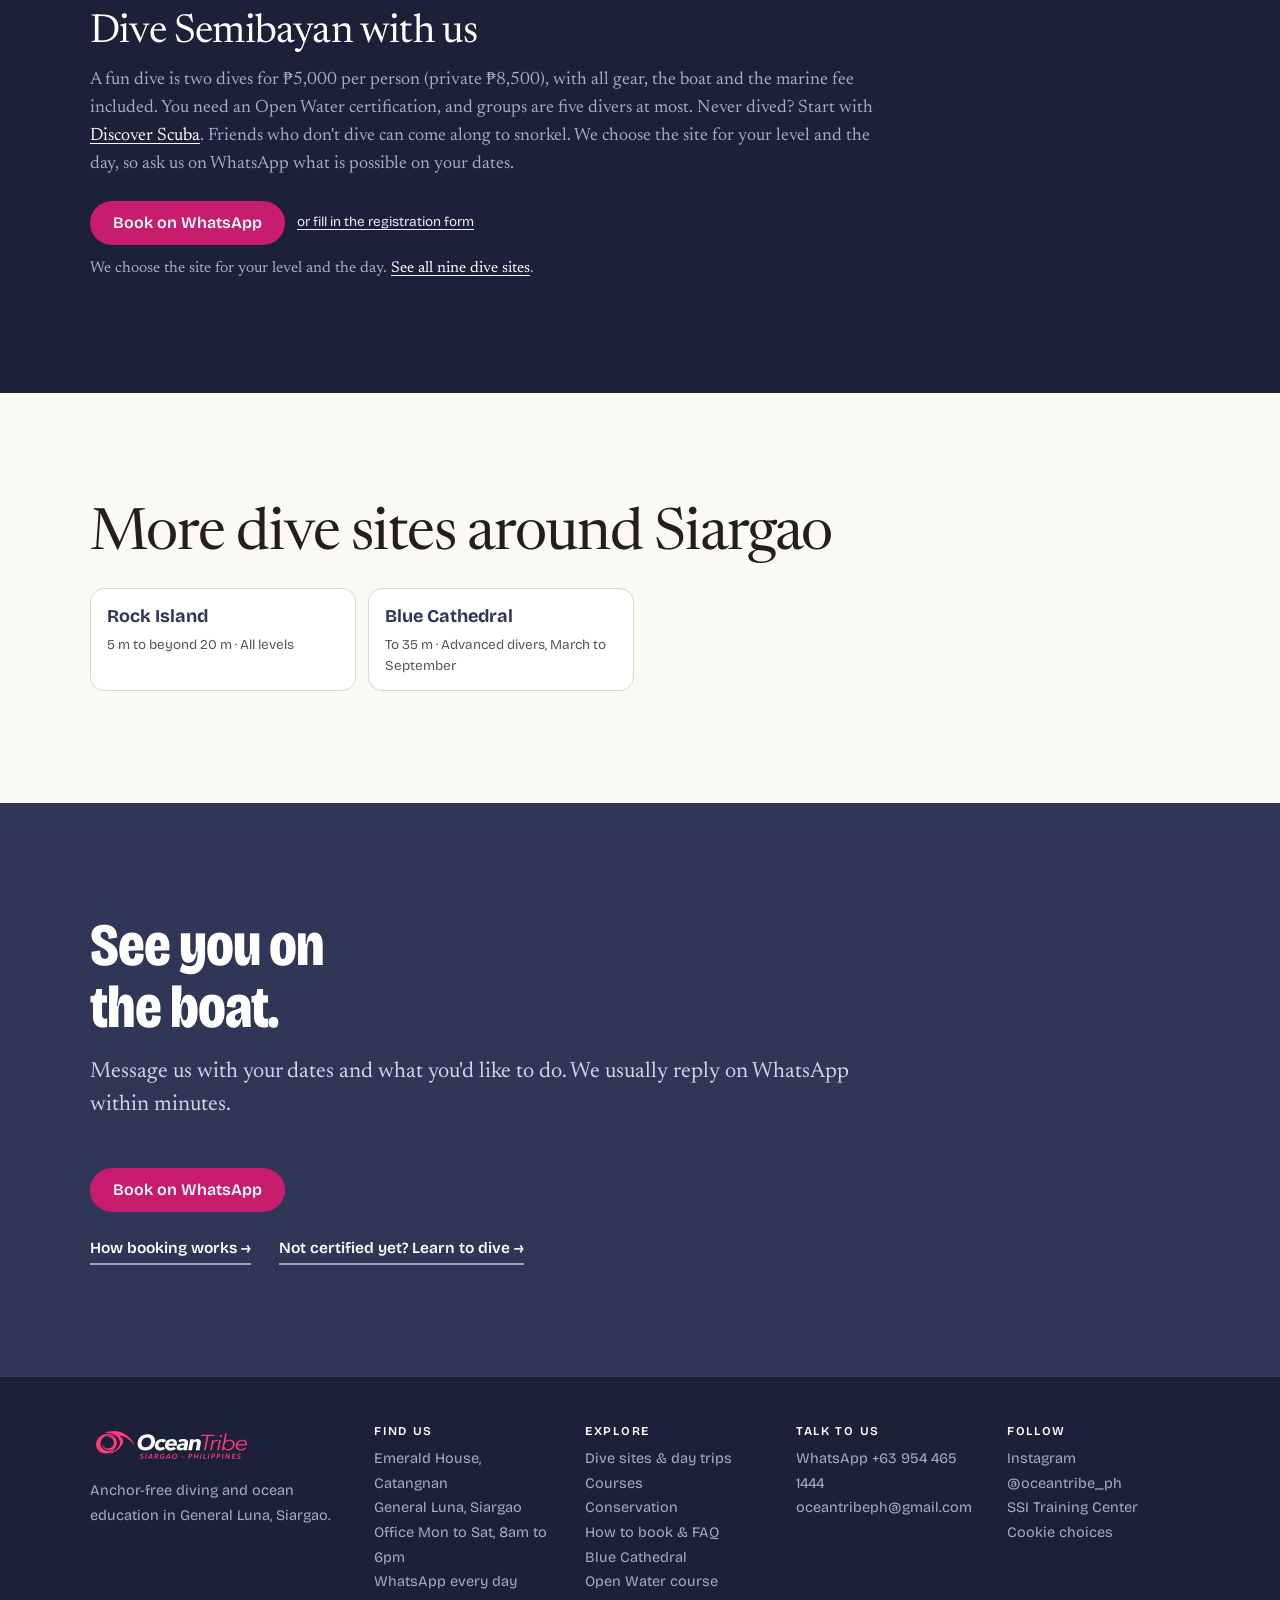
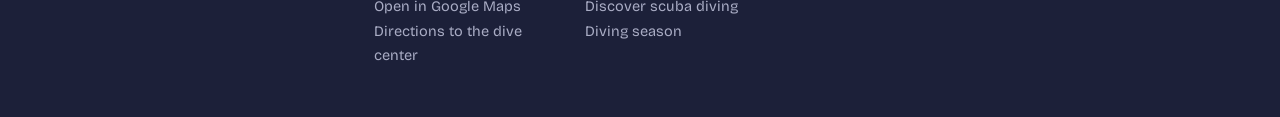
<file: dive-site-semibayan.html>
<!doctype html>
<html lang="en"><head><meta charset="utf-8"><meta name="viewport" content="width=device-width,initial-scale=1,viewport-fit=cover">
<title>Semibayan Dive Site, Siargao | OceanTribe</title>
<meta name="description" content="Semibayan dive site in Siargao, 2 to 15 m. A shallow coral garden with seagrass, three minutes by boat from Catangnan. Calm on big swell days. Day and night dives.">
<link rel="canonical" href="https://oceantribe.ph/dive-site-semibayan.html">
<meta property="og:type" content="website">
<meta property="og:site_name" content="OceanTribe Philippines">
<meta property="og:title" content="Semibayan Dive Site, Siargao | OceanTribe">
<meta property="og:description" content="Semibayan dive site in Siargao, 2 to 15 m. A shallow coral garden with seagrass, three minutes by boat from Catangnan. Calm on big swell days. Day and night dives.">
<meta property="og:url" content="https://oceantribe.ph/dive-site-semibayan.html">
<meta property="og:image" content="https://oceantribe.ph/img/semibayan-diver-cuttlefish.jpg">
<meta name="twitter:card" content="summary_large_image">
<link rel="icon" href="img/logo-mark.svg" type="image/svg+xml">
<link rel="preconnect" href="https://fonts.googleapis.com">
<link rel="preconnect" href="https://fonts.gstatic.com" crossorigin>
<link rel="stylesheet" href="https://fonts.googleapis.com/css2?family=Bricolage+Grotesque:opsz,wdth,wght@12..96,75..100,300..800&family=Newsreader:ital,opsz,wght@0,6..72,300..600;1,6..72,300..500&display=swap">
<link rel="stylesheet" href="styles.css">
<script defer src="https://cloud.umami.is/script.js" data-website-id="334c8118-5573-4750-85b4-5e880d97f242"></script>
<script defer src="track.js"></script>
<script defer src="consent.js"></script>
<script type="application/ld+json">{"@context":"https://schema.org","@type":"BreadcrumbList","itemListElement":[{"@type":"ListItem","position":1,"name":"Home","item":"https://oceantribe.ph/"},{"@type":"ListItem","position":2,"name":"Diving","item":"https://oceantribe.ph/diving.html"},{"@type":"ListItem","position":3,"name":"Semibayan","item":"https://oceantribe.ph/dive-site-semibayan.html"}]}</script>
</head><body>
<header class="site-head">
  <div class="wrap head-row">
    <a class="logo" href="index.html" aria-label="OceanTribe Philippines, back to top"><img src="img/logo-wide-siargao-dark.svg" alt="OceanTribe Philippines"></a>
    <nav class="nav" aria-label="Main">
      <a href="diving.html">Diving</a>
      <a href="courses.html">Courses</a>
      <a href="conservation.html">Conservation</a>
      <a href="index.html#book">How to book</a>
    </nav>
    <a class="btn btn-wa" href="https://wa.me/639544651444?text=Hi%20OceanTribe!%20I%27d%20like%20to%20book%20a%20dive." target="_blank" rel="noopener">
      <svg viewBox="0 0 24 24" fill="currentColor" aria-hidden="true"><path d="M12 2a10 10 0 0 0-8.6 15.1L2 22l5-1.3A10 10 0 1 0 12 2Zm0 18.2a8.2 8.2 0 0 1-4.2-1.2l-.3-.2-3 .8.8-2.9-.2-.3A8.2 8.2 0 1 1 12 20.2Zm4.5-6.1c-.2-.1-1.5-.7-1.7-.8-.2-.1-.4-.1-.6.1l-.8 1c-.1.2-.3.2-.5.1a6.7 6.7 0 0 1-3.3-2.9c-.2-.4.2-.4.7-1.3.1-.2 0-.3 0-.4l-.8-1.8c-.2-.5-.4-.4-.6-.4h-.5a1 1 0 0 0-.7.3 3 3 0 0 0-.9 2.2 5.2 5.2 0 0 0 1.1 2.7 11.8 11.8 0 0 0 4.5 4c1.7.7 2.3.8 3.2.6.5-.1 1.5-.6 1.7-1.2.2-.6.2-1.1.2-1.2-.1-.1-.3-.2-.5-.3Z"/></svg>
      <span class="lbl-long">Book on WhatsApp</span><span class="lbl-short">Book</span></a>
  </div>
  <nav class="subnav" aria-label="Sections">
    <a href="diving.html">Diving</a><a href="courses.html">Courses</a><a href="conservation.html">Conservation</a><a href="index.html#book">Book</a>
  </nav>
</header>

<main id="top">
<section class="page-hero"><img src="img/semibayan-diver-cuttlefish.jpg" alt="A diver meeting a cuttlefish at Semibayan" style="object-position:50% 40%"><div class="wrap ph-inner"><p class="ph-tag">2 to 15 m · All levels</p><h1>Semibayan</h1><p class="ph-lede">A shallow coral garden and seagrass bed, three minutes from the dive center. Day or night.</p><div class="hero-cta"><a class="btn btn-wa" href="https://wa.me/639544651444?text=Hi%20OceanTribe%21%20I%27d%20like%20to%20book%3A%20Fun%20dive%20at%20Semibayan.%20My%20date%3A%20" target="_blank" rel="noopener">Book on WhatsApp</a></div></div></section>
<section class="block"><div class="wrap"><div class="prose"><nav class="crumbs" aria-label="Breadcrumb"><a href="index.html">Home</a> / <a href="diving.html">Diving</a> / Semibayan</nav><div class="spec"><span>2 to 15 m</span><span>3 min by boat</span><span>Day and night dives</span><span>All levels</span></div><h2>What you'll see at Semibayan</h2><p>Coral reef and colorful seagrass in the same dive, in shallow water with good visibility. Cuttlefish, octopus and stingrays are regulars. Turtles, batfish and barracuda turn up too, though rarely, maybe one dive in ten. Once, between Semibayan and Rock Island, we met a dugong.</p><h2>At night</h2><p>After dark the shrimps, cuttlefish, squid, crabs, snails and moray eels come out, and the water sparks with bioluminescent plankton. Night dives are for Advanced divers, on request, with two divers or more.</p><h2>Good to know</h2><p>About three minutes by boat from Catangnan. Semibayan isn't a surf break, so it stays calm when the swell is big. A mooring line runs from the boat down to the reef, so going down and coming back up is easy. Any time of day works, and we dive here almost every day.</p><h2>Who it suits</h2><p>Every level, from a first Discover Scuba dive to rescue divers, divemasters and instructors. Open Water students do their ocean dives here and at <a href="dive-site-rock-island.html">Rock Island</a>.</p></div></div></section><section class="block deep"><div class="wrap"><div class="prose on-deep"><h2>Dive Semibayan with us</h2><p>A fun dive is two dives for ₱5,000 per person (private ₱8,500), with all gear, the boat and the marine fee included. You need an Open Water certification, and groups are five divers at most. Never dived? Start with <a href="discover-scuba-diving-siargao.html">Discover Scuba</a>. Friends who don't dive can come along to snorkel. We choose the site for your level and the day, so ask us on WhatsApp what is possible on your dates.</p><div class="hero-cta"><a class="btn btn-wa" href="https://wa.me/639544651444?text=Hi%20OceanTribe%21%20I%27d%20like%20to%20book%3A%20Fun%20dive%20at%20Semibayan.%20My%20date%3A%20" target="_blank" rel="noopener">Book on WhatsApp</a><a class="crs-form" href="https://tally.so/r/3jVJ7E" target="_blank" rel="noopener">or fill in the registration form</a></div><p class="fine-deep">We choose the site for your level and the day. <a href="diving.html#sites">See all nine dive sites</a>.</p></div></div></section><section class="block"><div class="wrap"><h2 class="serif-h">More dive sites around Siargao</h2><nav class="link-grid" aria-label="More Siargao dive sites"><a href="dive-site-rock-island.html"><b>Rock Island</b><small>5 m to beyond 20 m · All levels</small></a><a href="blue-cathedral-siargao.html"><b>Blue Cathedral</b><small>To 35 m · Advanced divers, March to September</small></a></nav></div></section><section class="block closing" aria-labelledby="close-h"><div class="wrap stack"><h2 id="close-h">See you on the boat.</h2><p class="lede">Message us with your dates and what you'd like to do. We usually reply on WhatsApp within minutes.</p><div class="hero-cta"><a class="btn btn-wa" href="https://wa.me/639544651444?text=Hi%20OceanTribe%21%20I%27d%20like%20to%20book%20a%20dive." target="_blank" rel="noopener">Book on WhatsApp</a></div><div class="close-links"><a class="text-link" href="index.html#book">How booking works</a><a class="text-link" href="courses.html">Not certified yet? Learn to dive</a></div></div></section>
</main>

<footer class="foot">
  <div class="wrap foot-grid">
    <div><img src="img/logo-wide-siargao-light.svg" alt="OceanTribe Philippines"><p>Anchor-free diving and ocean education in General Luna, Siargao.</p></div>
    <div><h4>Find us</h4><p>Emerald House, Catangnan<br>General Luna, Siargao</p><p>Office Mon to Sat, 8am to 6pm<br>WhatsApp every day</p><p><a href="https://www.google.com/maps/place/Ocean+Tribe+Dive+Center/@9.8078009,126.165637,17z/data=!4m6!3m5!1s0x3304090036056f11:0x4c43a69e7b7e8809!8m2!3d9.8102603!4d126.1649299!16s%2Fg%2F11x1c6w_49" target="_blank" rel="noopener">Open in Google Maps</a><br><a href="https://www.google.com/maps/dir/?api=1&amp;destination=9.8102603,126.1649299" target="_blank" rel="noopener">Directions to the dive center</a></p></div>
    <div><h4>Explore</h4><p><a href="diving.html">Dive sites &amp; day trips</a><br><a href="courses.html">Courses</a><br><a href="conservation.html">Conservation</a><br><a href="index.html#book">How to book &amp; FAQ</a><br><a href="blue-cathedral-siargao.html">Blue Cathedral</a><br><a href="open-water-course-siargao.html">Open Water course</a><br><a href="discover-scuba-diving-siargao.html">Discover scuba diving</a><br><a href="siargao-diving-season.html">Diving season</a></p></div>
    <div><h4>Talk to us</h4><p>WhatsApp <span class="sel">+63 954 465 1444</span></p><p class="sel">oceantribeph@gmail.com</p></div>
    <div><h4>Follow</h4><p><a href="https://www.instagram.com/oceantribe_ph/" target="_blank" rel="noopener">Instagram @oceantribe_ph</a></p><p>SSI Training Center</p></div>
  </div>
</footer>

<a class="fab" href="https://wa.me/639544651444?text=Hi%20OceanTribe!%20I%27d%20like%20to%20book%20a%20dive." target="_blank" rel="noopener" aria-label="Message us on WhatsApp"><svg viewBox="0 0 24 24" fill="currentColor" aria-hidden="true"><path d="M12 2a10 10 0 0 0-8.6 15.1L2 22l5-1.3A10 10 0 1 0 12 2Zm0 18.2a8.2 8.2 0 0 1-4.2-1.2l-.3-.2-3 .8.8-2.9-.2-.3A8.2 8.2 0 1 1 12 20.2Zm4.5-6.1c-.2-.1-1.5-.7-1.7-.8-.2-.1-.4-.1-.6.1l-.8 1c-.1.2-.3.2-.5.1a6.7 6.7 0 0 1-3.3-2.9c-.2-.4.2-.4.7-1.3.1-.2 0-.3 0-.4l-.8-1.8c-.2-.5-.4-.4-.6-.4h-.5a1 1 0 0 0-.7.3 3 3 0 0 0-.9 2.2 5.2 5.2 0 0 0 1.1 2.7 11.8 11.8 0 0 0 4.5 4c1.7.7 2.3.8 3.2.6.5-.1 1.5-.6 1.7-1.2.2-.6.2-1.1.2-1.2-.1-.1-.3-.2-.5-.3Z"/></svg></a>
<script src="script.js"></script>
</body></html>
</file>
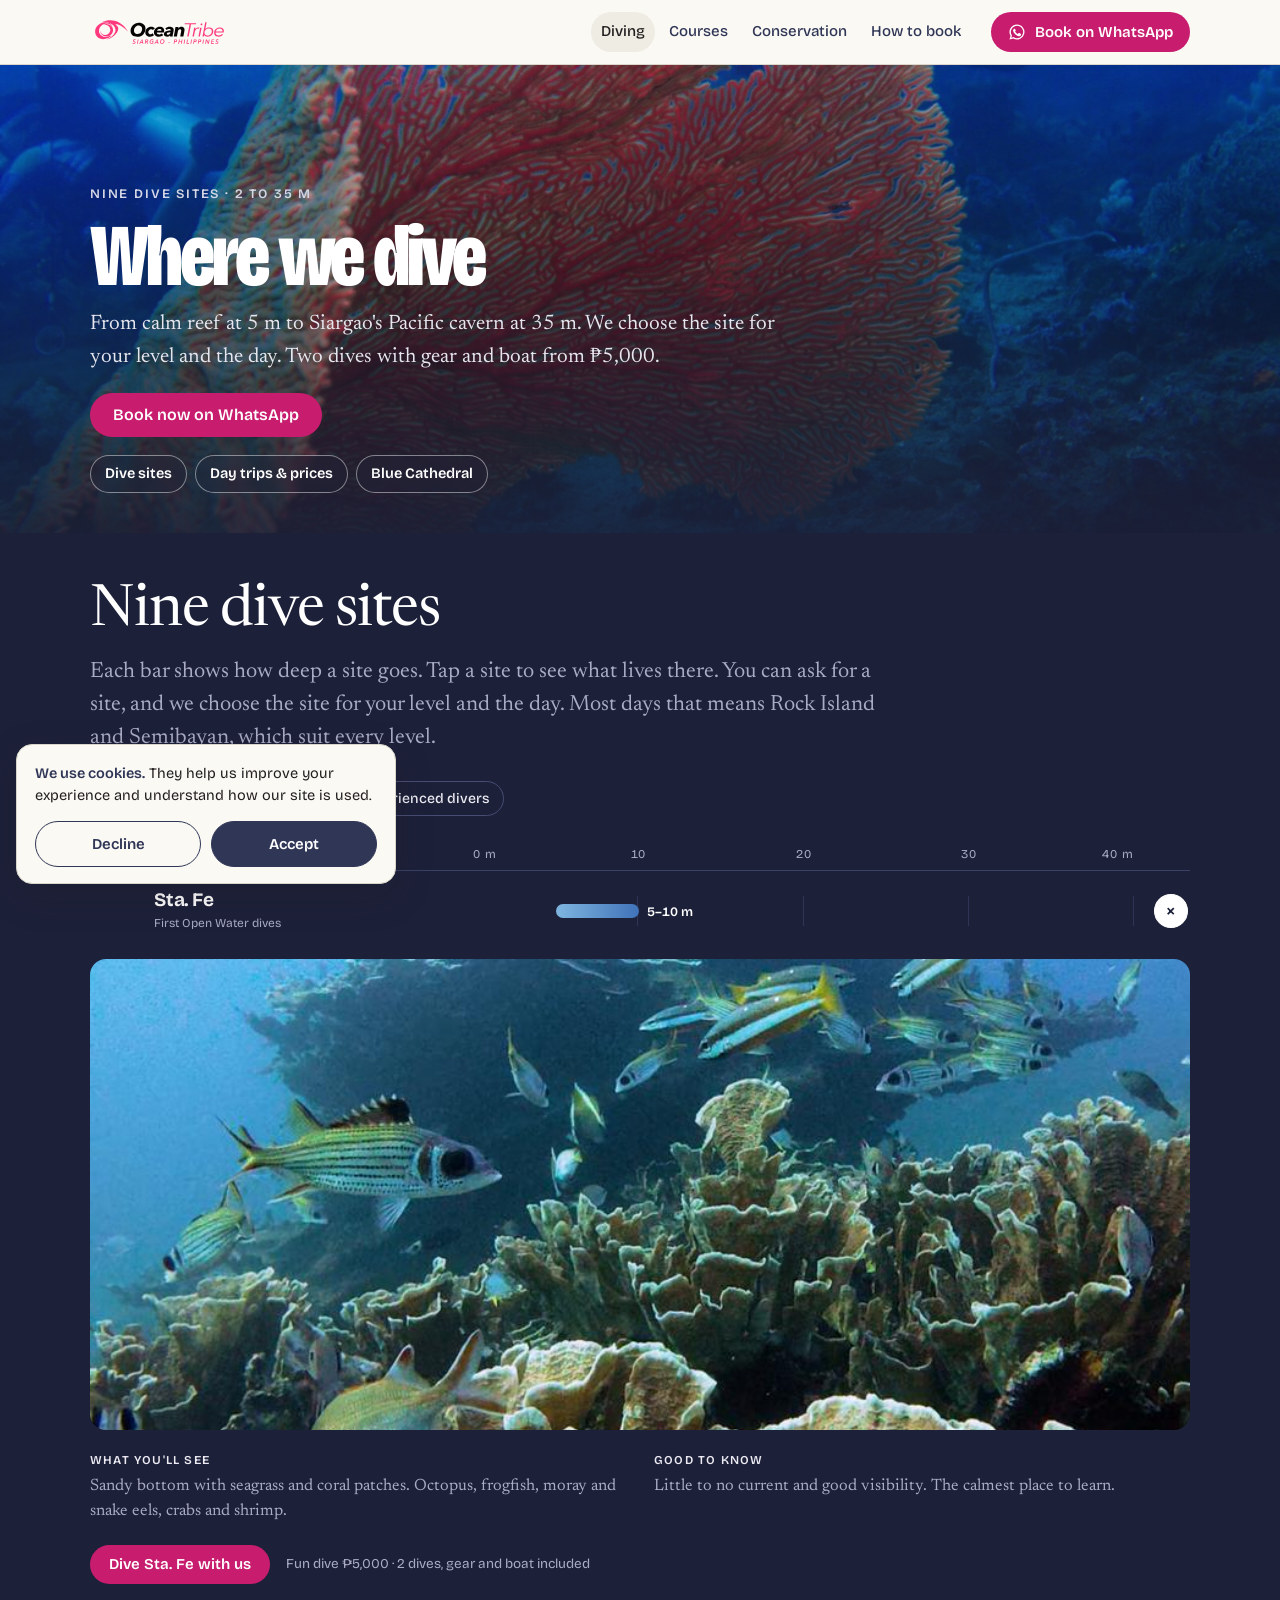
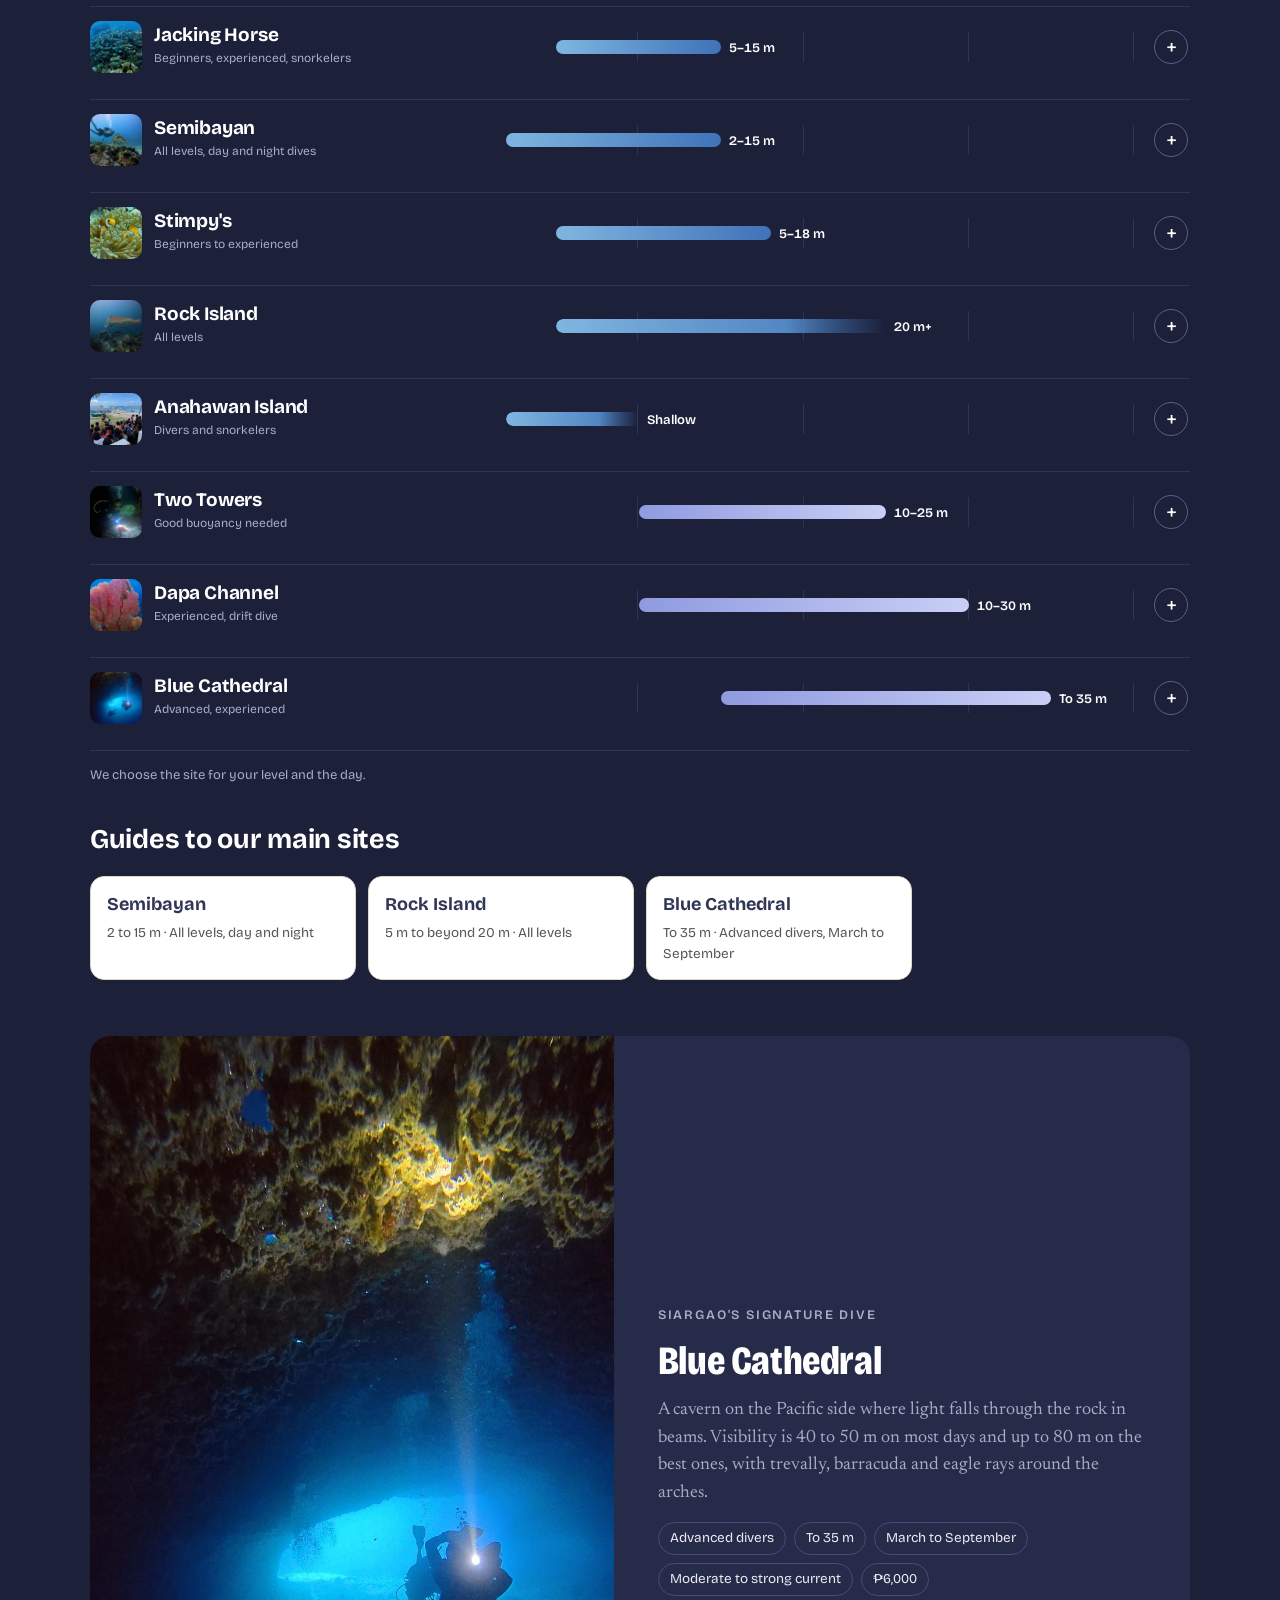
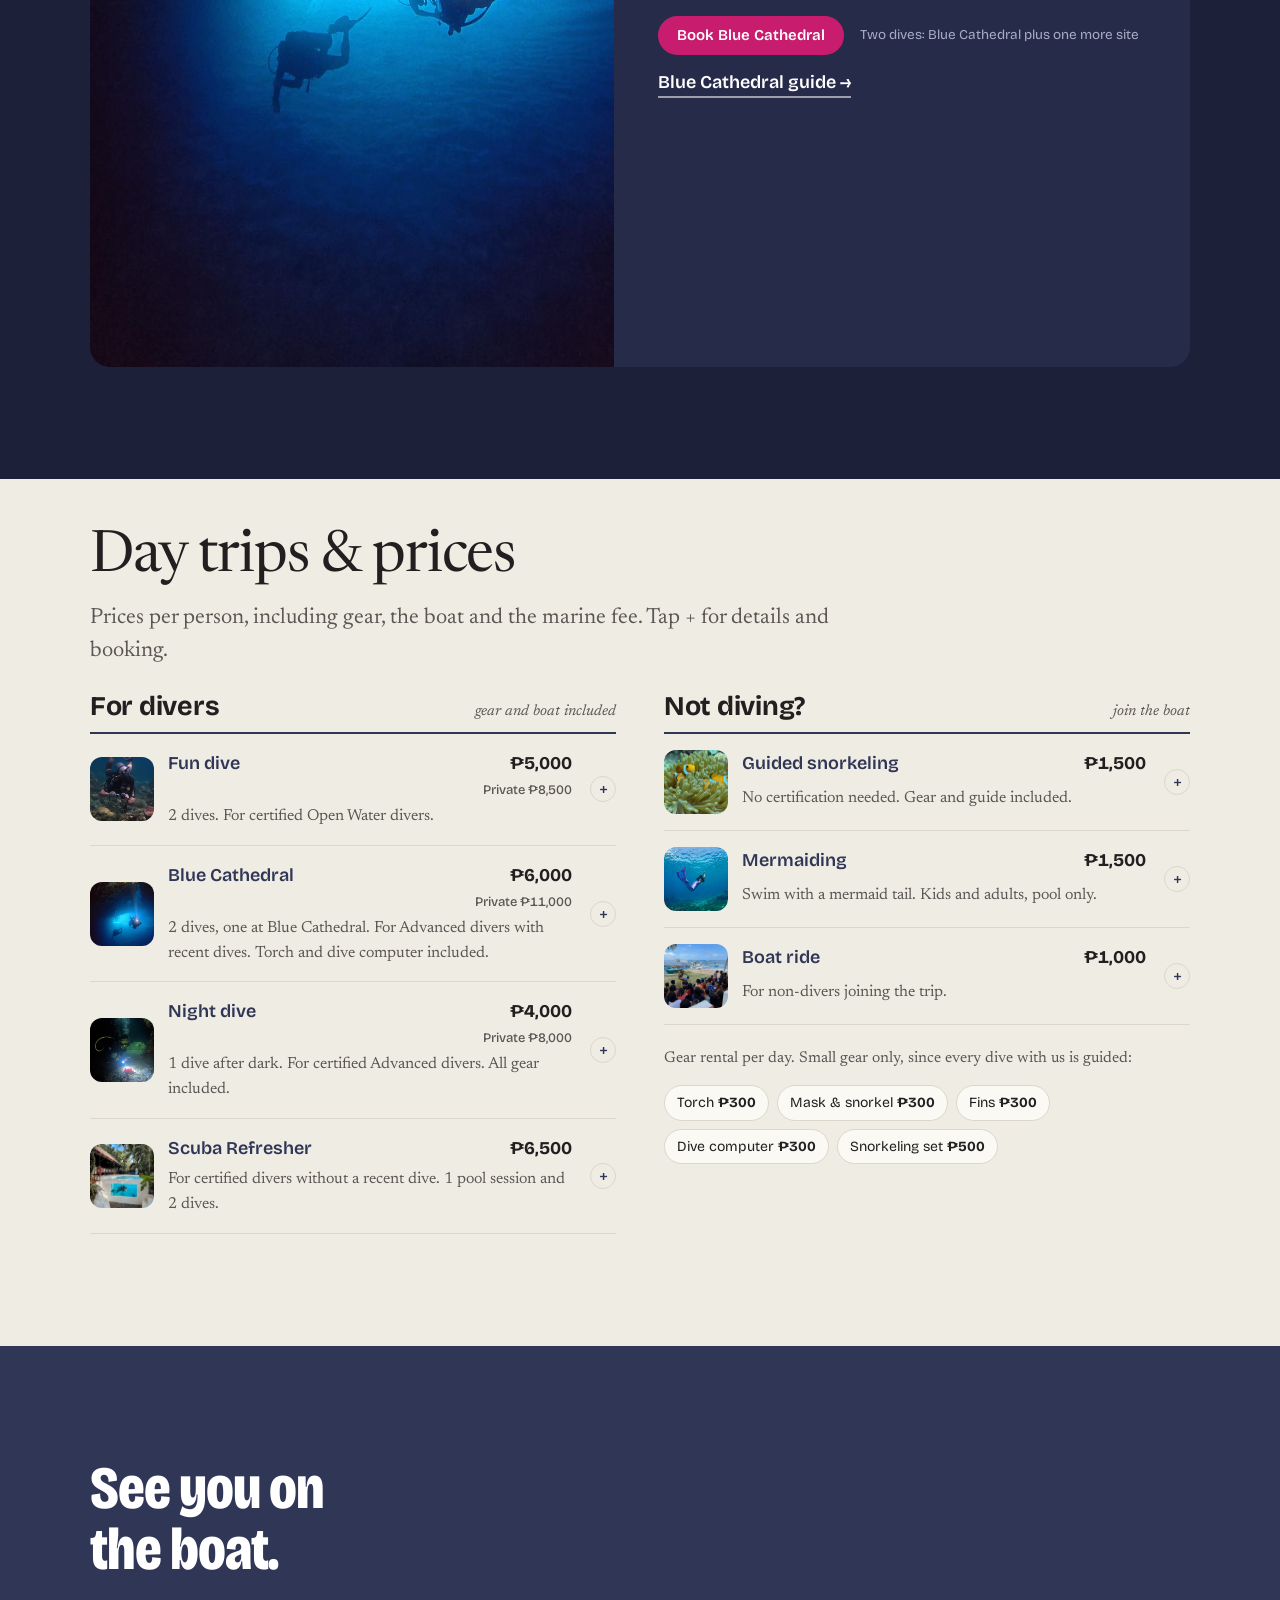
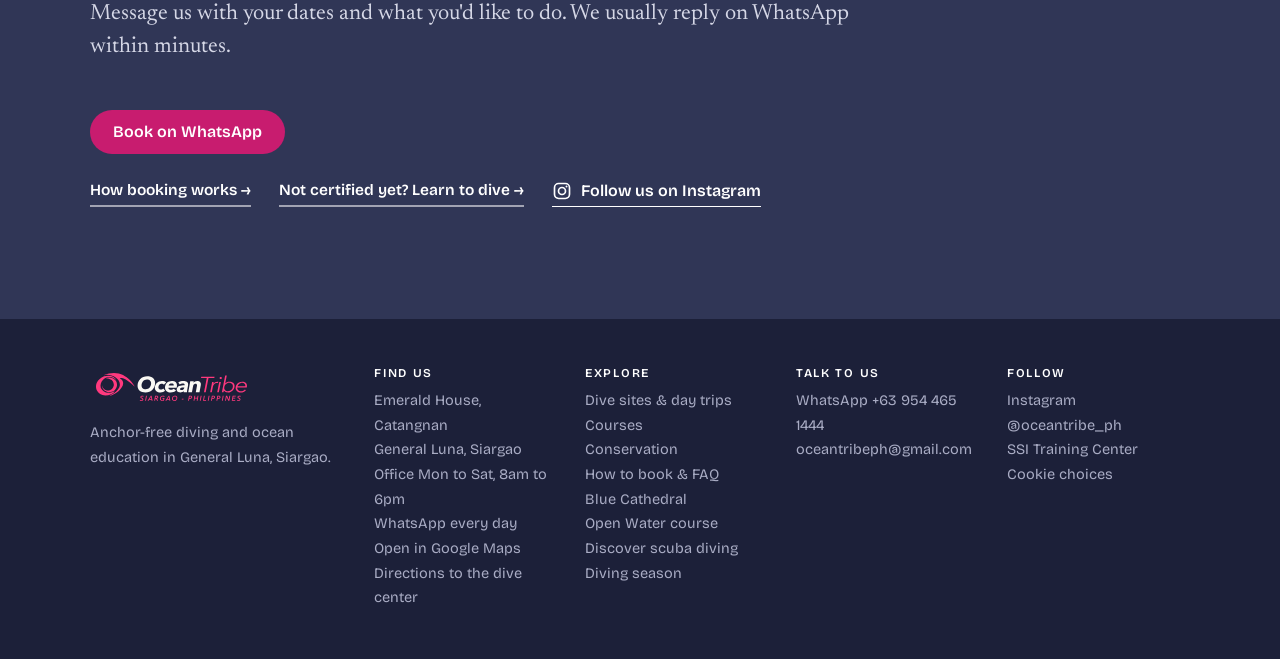
<file: dive-sites.html>
<!doctype html><html lang="en"><head><meta charset="utf-8"><title>Moved · OceanTribe Philippines</title><meta name="viewport" content="width=device-width,initial-scale=1"><meta http-equiv="refresh" content="0; url=diving.html"><script>location.replace('diving.html'+(location.hash||''))</script><style>body{font-family:system-ui,sans-serif;background:#faf9f4;color:#303656;padding:24px}</style></head><body><p>This page moved. <a href="diving.html">Continue</a>.</p></body></html>
</file>
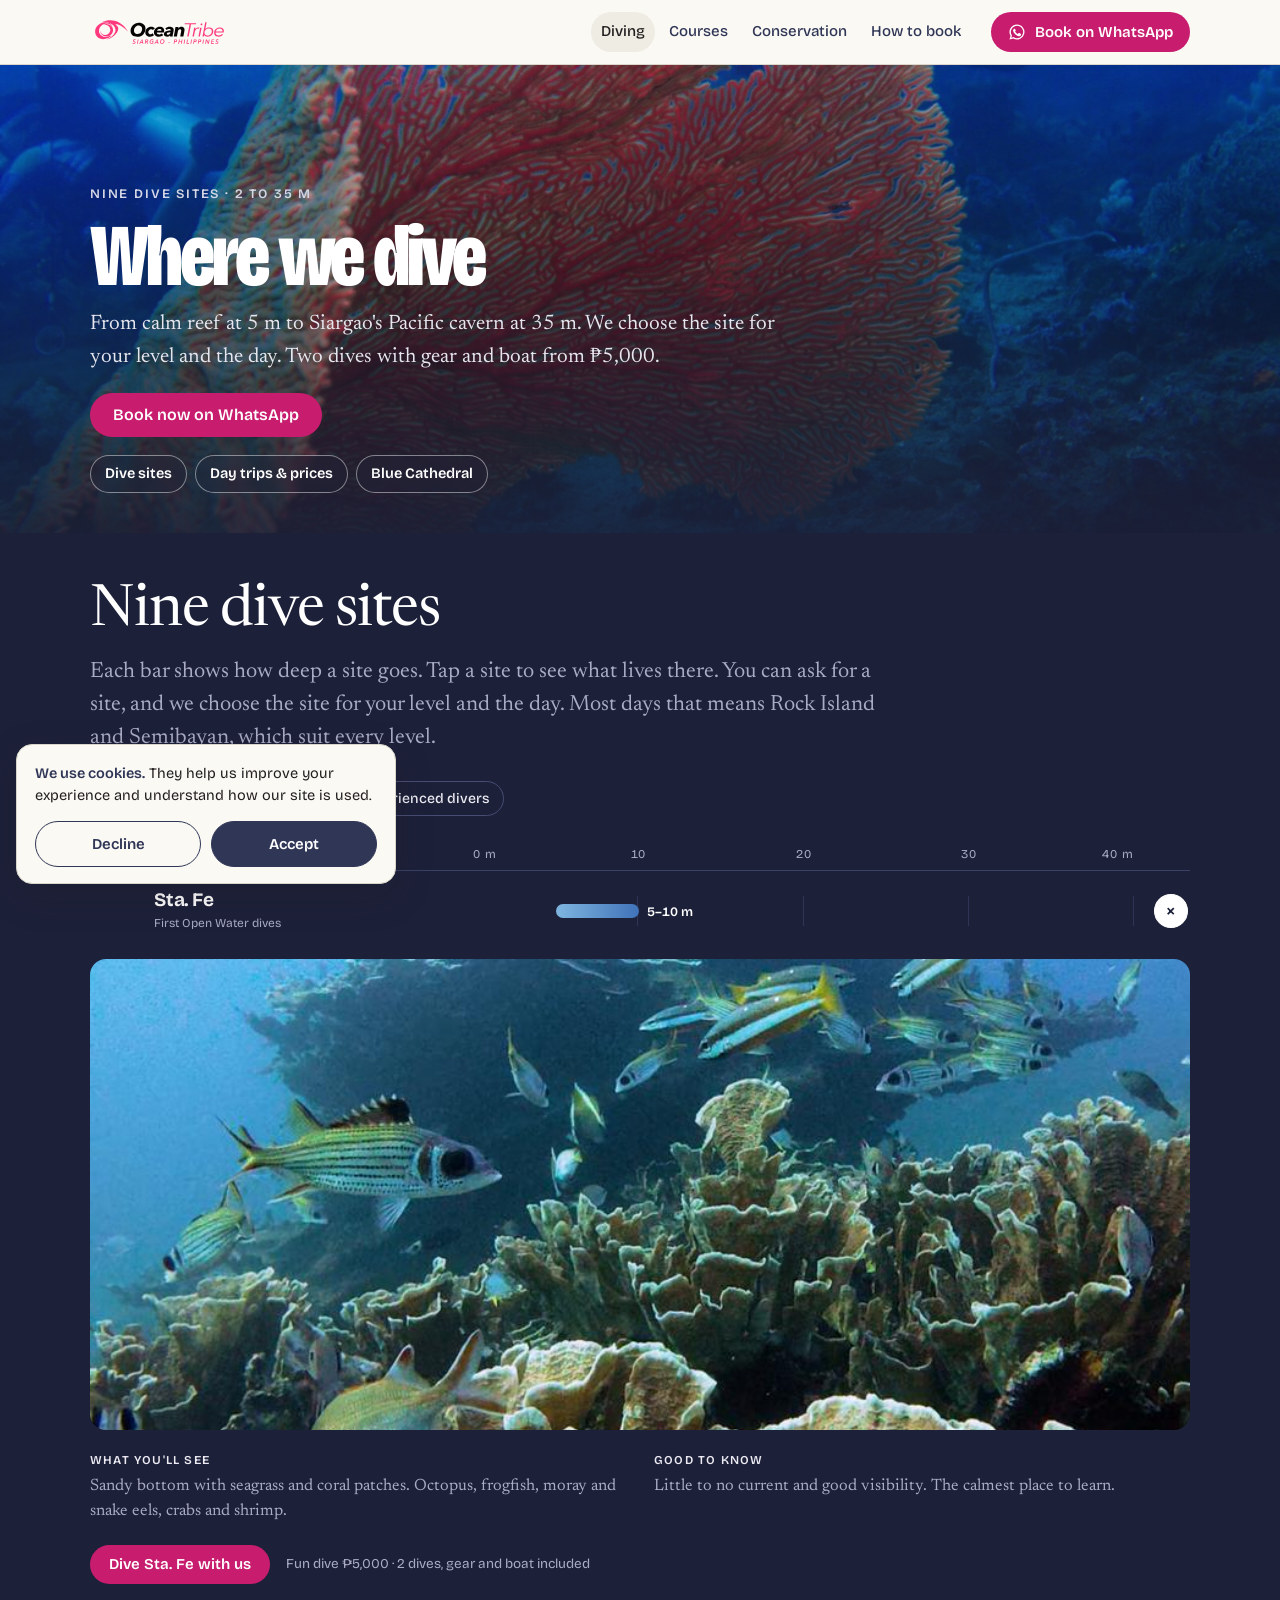
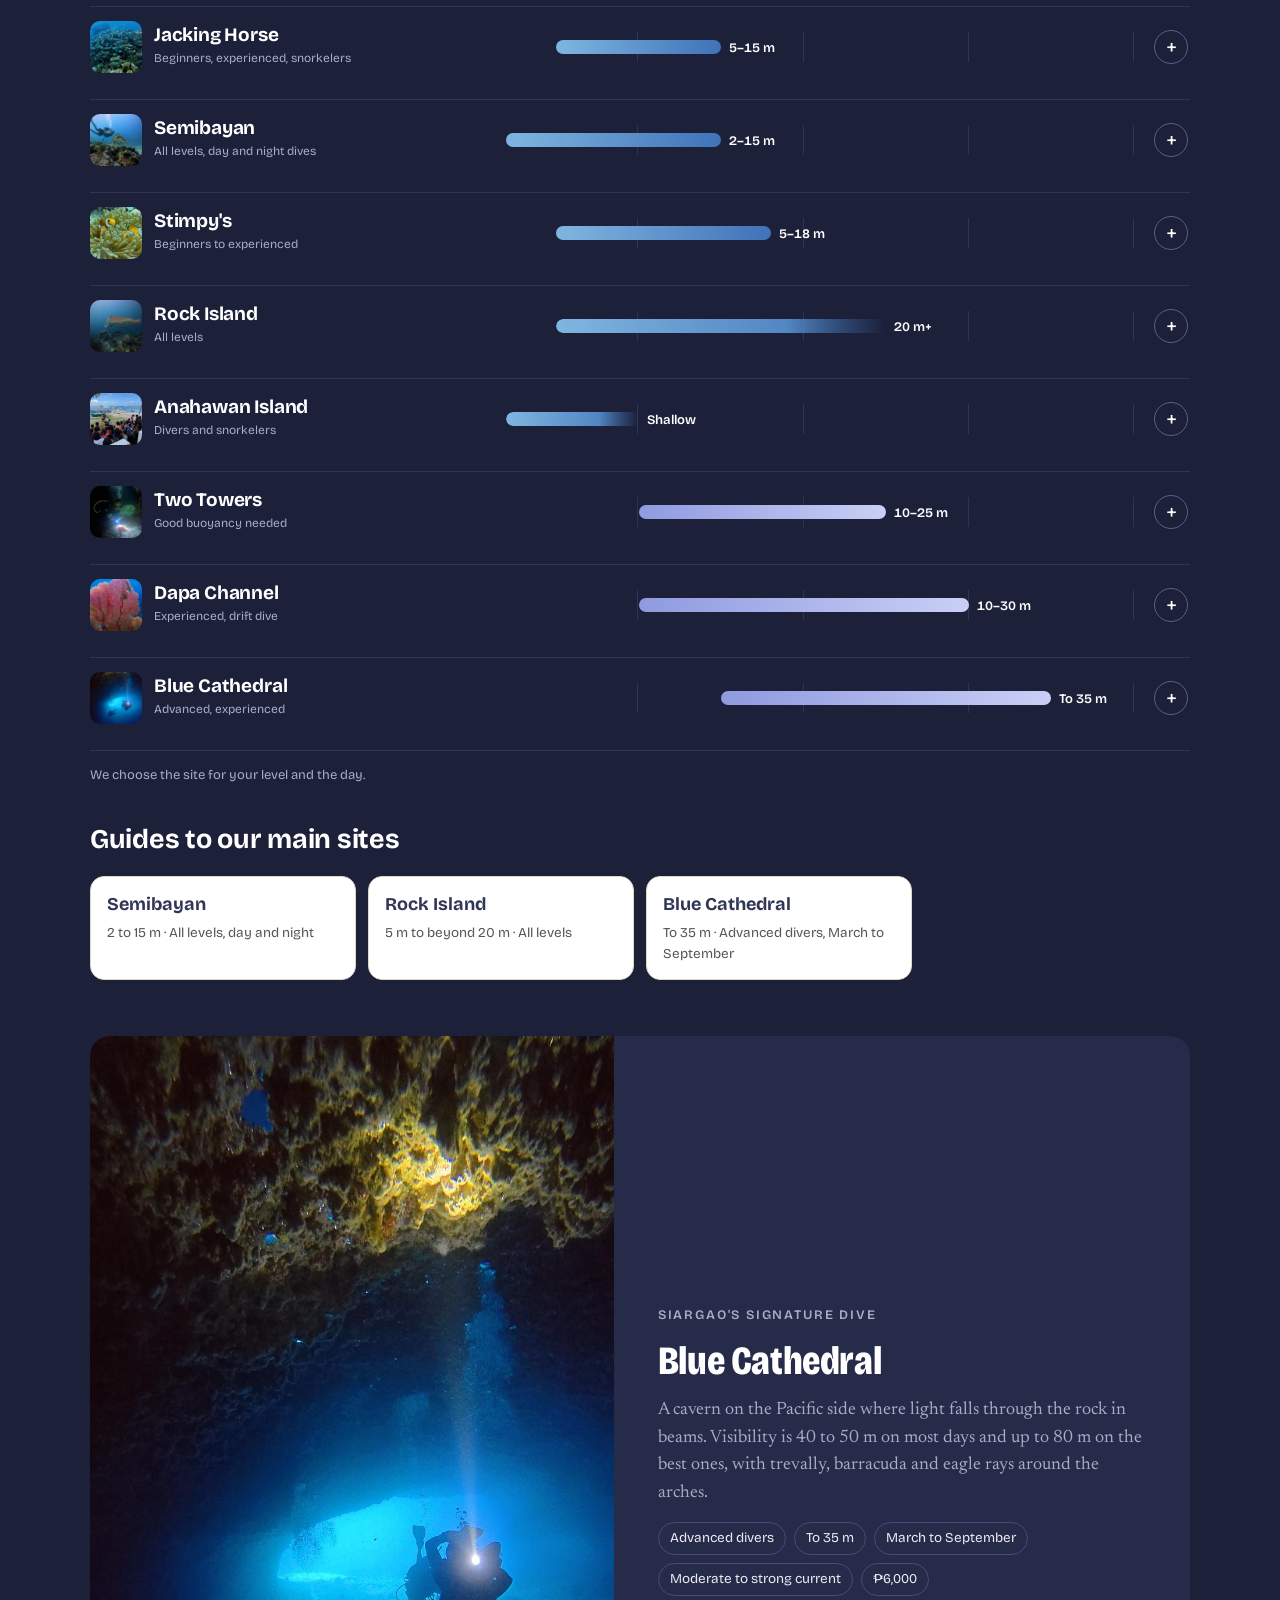
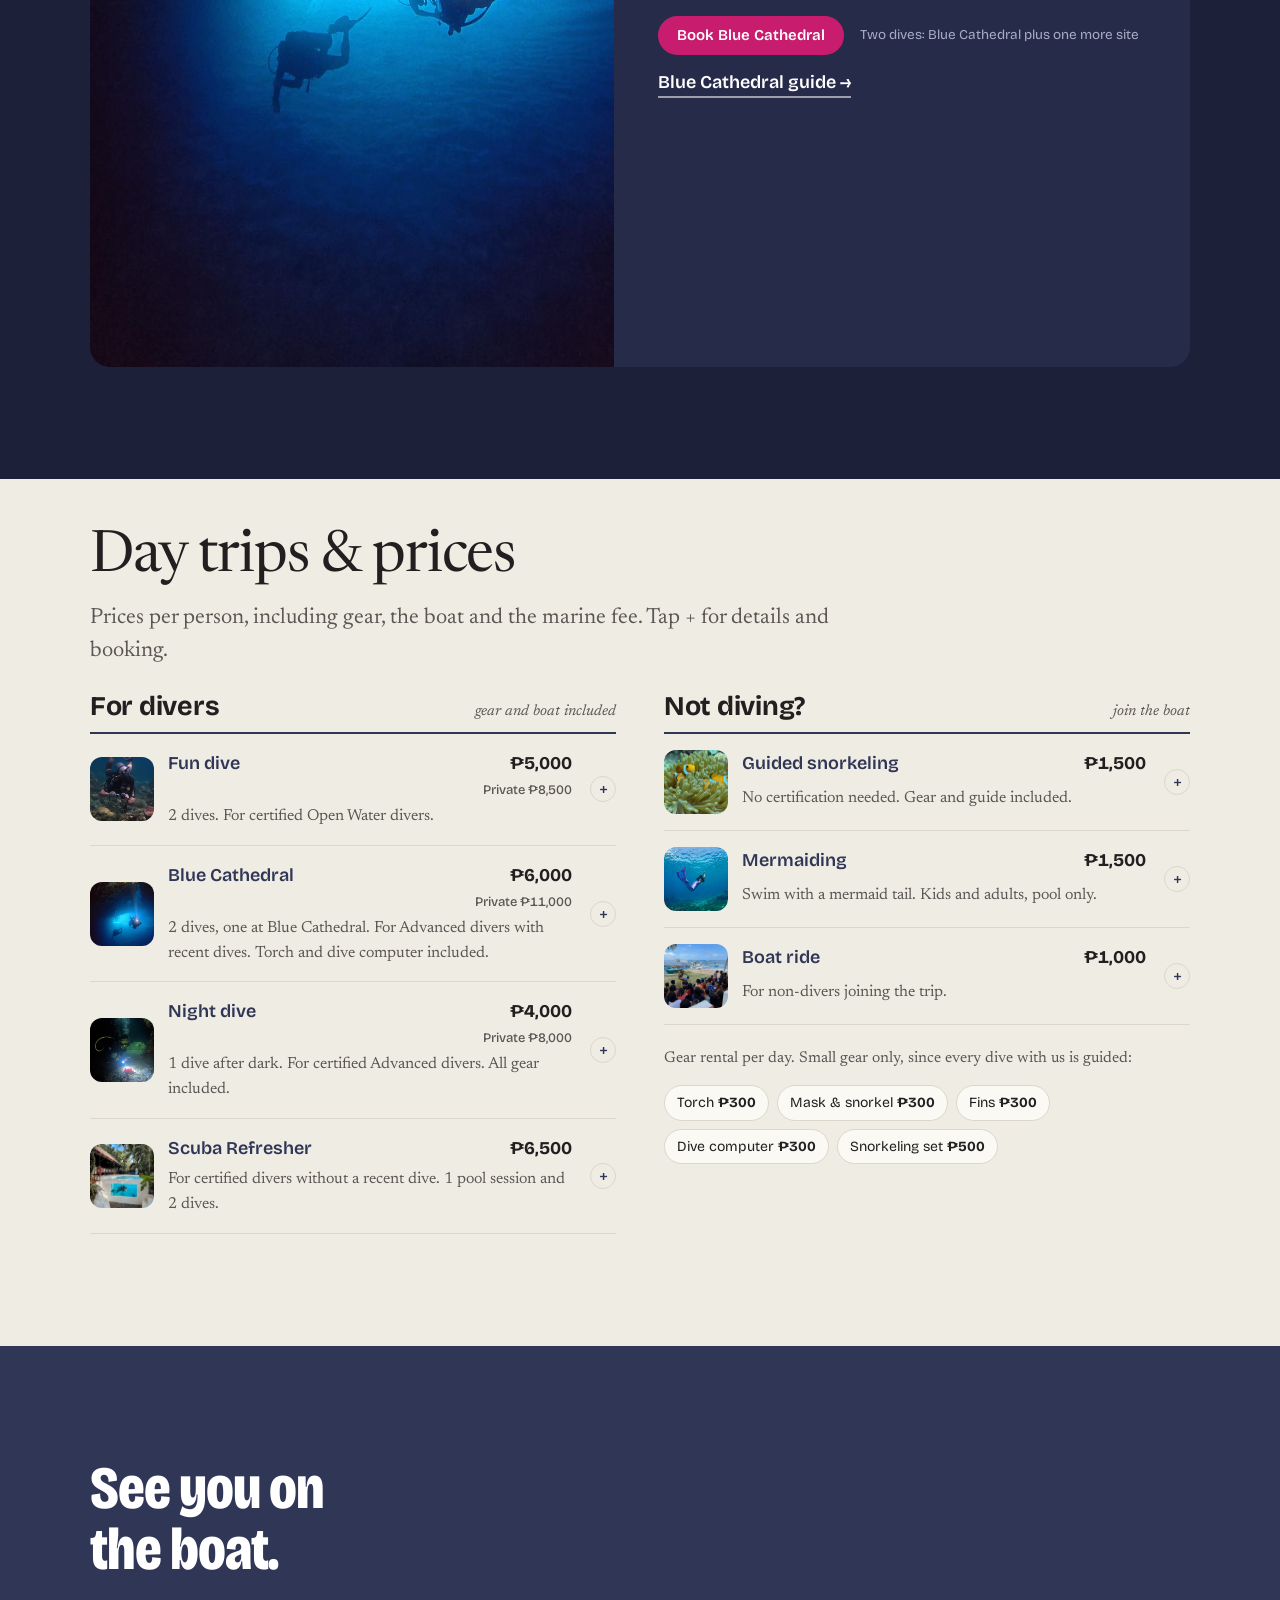
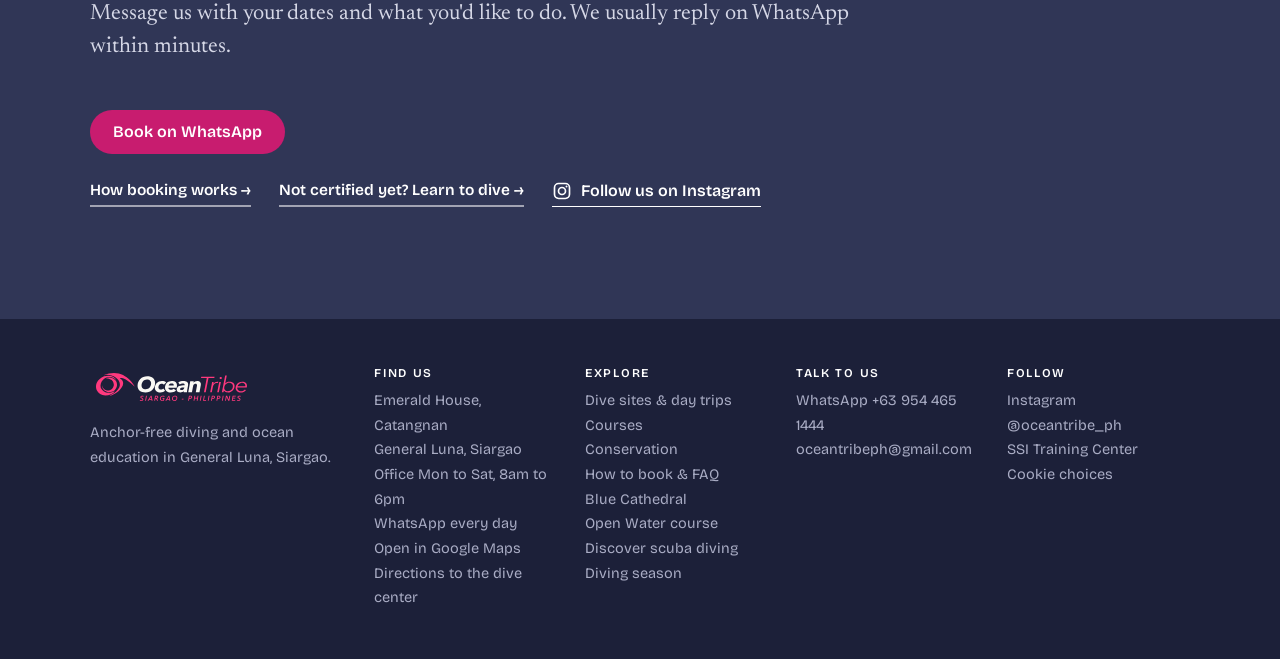
<file: diving.html>
<!doctype html>
<html lang="en"><head><meta charset="utf-8"><meta name="viewport" content="width=device-width,initial-scale=1,viewport-fit=cover"><title>Diving in Siargao: 9 Dive Sites &amp; Day Trips | OceanTribe</title>
<meta name="description" content="Nine dive sites around Siargao from 2 to 35 m, including Blue Cathedral. Two dives with gear and boat from ₱5,000. Groups of five or fewer.">
<link rel="canonical" href="https://oceantribe.ph/diving.html">
<meta property="og:type" content="website">
<meta property="og:site_name" content="OceanTribe Philippines">
<meta property="og:title" content="Diving in Siargao: 9 Dive Sites &amp; Day Trips | OceanTribe">
<meta property="og:description" content="Nine dive sites around Siargao from 2 to 35 m, including Blue Cathedral. Two dives with gear and boat from ₱5,000. Groups of five or fewer.">
<meta property="og:url" content="https://oceantribe.ph/diving.html">
<meta property="og:image" content="https://oceantribe.ph/img/giant-sea-fan-siargao.jpg">
<meta name="twitter:card" content="summary_large_image">
<link rel="icon" href="img/logo-mark.svg" type="image/svg+xml">
<link rel="preconnect" href="https://fonts.googleapis.com">
<link rel="preconnect" href="https://fonts.gstatic.com" crossorigin>
<link rel="stylesheet" href="https://fonts.googleapis.com/css2?family=Bricolage+Grotesque:opsz,wdth,wght@12..96,75..100,300..800&family=Newsreader:ital,opsz,wght@0,6..72,300..600;1,6..72,300..500&display=swap">
<link rel="stylesheet" href="styles.css">
<script defer src="https://cloud.umami.is/script.js" data-website-id="334c8118-5573-4750-85b4-5e880d97f242"></script>
<script defer src="track.js"></script>
<script defer src="consent.js"></script>
</head><body>

<header class="site-head">
  <div class="wrap head-row">
    <a class="logo" href="index.html" aria-label="OceanTribe Philippines, back to top"><img src="img/logo-wide-siargao-dark.svg" alt="OceanTribe Philippines"></a>
    <nav class="nav" aria-label="Main">
      <a href="diving.html" aria-current="page">Diving</a>
      <a href="courses.html">Courses</a>
      <a href="conservation.html">Conservation</a>
      <a href="index.html#book">How to book</a>
    </nav>
    <a class="btn btn-wa" href="https://wa.me/639544651444?text=Hi%20OceanTribe!%20I%27d%20like%20to%20book%20a%20dive." target="_blank" rel="noopener">
      <svg viewBox="0 0 24 24" fill="currentColor" aria-hidden="true"><path d="M12 2a10 10 0 0 0-8.6 15.1L2 22l5-1.3A10 10 0 1 0 12 2Zm0 18.2a8.2 8.2 0 0 1-4.2-1.2l-.3-.2-3 .8.8-2.9-.2-.3A8.2 8.2 0 1 1 12 20.2Zm4.5-6.1c-.2-.1-1.5-.7-1.7-.8-.2-.1-.4-.1-.6.1l-.8 1c-.1.2-.3.2-.5.1a6.7 6.7 0 0 1-3.3-2.9c-.2-.4.2-.4.7-1.3.1-.2 0-.3 0-.4l-.8-1.8c-.2-.5-.4-.4-.6-.4h-.5a1 1 0 0 0-.7.3 3 3 0 0 0-.9 2.2 5.2 5.2 0 0 0 1.1 2.7 11.8 11.8 0 0 0 4.5 4c1.7.7 2.3.8 3.2.6.5-.1 1.5-.6 1.7-1.2.2-.6.2-1.1.2-1.2-.1-.1-.3-.2-.5-.3Z"/></svg>
      <span class="lbl-long">Book on WhatsApp</span><span class="lbl-short">Book</span></a>
  </div>
  <nav class="subnav" aria-label="Sections">
    <a href="diving.html" aria-current="page">Diving</a><a href="courses.html">Courses</a><a href="conservation.html">Conservation</a><a href="index.html#book">Book</a>
  </nav>
</header>

<main id="top">
<section class="page-hero"><img src="img/giant-sea-fan-siargao.jpg" alt="" style="object-position:40% 50%"><div class="wrap ph-inner"><p class="ph-tag">Nine dive sites · 2 to 35 m</p><h1>Where we dive</h1><p class="ph-lede">From calm reef at 5 m to Siargao's Pacific cavern at 35 m. We choose the site for your level and the day. Two dives with gear and boat from ₱5,000.</p><div class="hero-cta"><a class="btn btn-wa" href="https://wa.me/639544651444?text=Hi%20OceanTribe!%20I%27d%20like%20to%20book%20a%20dive.%20My%20date%3A%20" target="_blank" rel="noopener">Book now on WhatsApp</a></div><div class="jump"><a href="#sites">Dive sites</a><a href="#prices">Day trips &amp; prices</a><a href="#blue-cathedral">Blue Cathedral</a></div></div></section><section class="block deep" id="sites" aria-labelledby="sites-h">
    <div class="wrap">
      <h2 id="sites-h" class="serif-h">Nine dive sites</h2>
      <p class="lede">Each bar shows how deep a site goes. Tap a site to see what lives there. You can ask for a site, and we choose the site for your level and the day. Most days that means Rock Island and Semibayan, which suit every level.</p>
      <div class="filters" role="group" aria-label="Filter dive sites">
        <button type="button" data-f="all" aria-pressed="true" id="f-all">All sites</button>
        <button type="button" data-f="easy" aria-pressed="false" id="f-easy">Good for beginners</button>
        <button type="button" data-f="adv" aria-pressed="false" id="f-adv">Experienced divers</button>
      </div>
      <div class="gauge">
        <div class="gauge-inner">
          <div class="axis"><span>SITE · tap + for details</span><div class="ticks"><span style="left:0">0 m</span><span style="left:25%">10</span><span style="left:50%">20</span><span style="left:75%">30</span><span style="left:100%">40 m</span></div><span></span></div>
          <div id="site-list"></div>
        </div>
      </div>
      <p class="gauge-hint">We choose the site for your level and the day.</p>
      <h3 class="guides-h">Guides to our main sites</h3><nav class="link-grid" aria-label="More Siargao dive sites"><a href="dive-site-semibayan.html"><b>Semibayan</b><small>2 to 15 m · All levels, day and night</small></a><a href="dive-site-rock-island.html"><b>Rock Island</b><small>5 m to beyond 20 m · All levels</small></a><a href="blue-cathedral-siargao.html"><b>Blue Cathedral</b><small>To 35 m · Advanced divers, March to September</small></a></nav>

      <div class="bc" id="blue-cathedral">
        <img src="img/blue-cathedral-cavern-divers-siargao.jpg" alt="Two divers inside the Blue Cathedral cavern, lit from above" loading="lazy">
        <div class="bc-body">
          <p class="eyebrow">Siargao's signature dive</p>
          <h3>Blue Cathedral</h3>
          <p>A cavern on the Pacific side where light falls through the rock in beams. Visibility is 40 to 50 m on most days and up to 80 m on the best ones, with trevally, barracuda and eagle rays around the arches.</p>
          <div class="facts"><span>Advanced divers</span><span>To 35 m</span><span>March to September</span><span>Moderate to strong current</span><span class="num">₱6,000</span></div>
          <div class="site-cta"><a class="btn btn-wa" href="https://wa.me/639544651444?text=Hi%20OceanTribe%21%20I%27d%20like%20to%20book%3A%20Blue%20Cathedral.%20My%20date%3A%20" target="_blank" rel="noopener">Book Blue Cathedral</a><span>Two dives: Blue Cathedral plus one more site</span></div>
          <p><a class="text-link" href="blue-cathedral-siargao.html">Blue Cathedral guide</a></p>
        </div>
      </div>
    </div>
  </section>
  <section class="block prices" id="prices" aria-labelledby="prices-h">
    <div class="wrap">
      <h2 id="prices-h" class="serif-h">Day trips &amp; prices</h2>
      <p class="lede">Prices per person, including gear, the boat and the marine fee. Tap + for details and booking.</p>
      <div class="price-grid">
        <div class="plist">
          <h3>For divers <small>gear and boat included</small></h3>
          <div class="prow"><button type="button" class="prow-top" aria-expanded="false" aria-controls="t-fun-dive"><img class="pthumb" src="img/fun-dive-reef-siargao.jpg" alt="" loading="lazy"><span class="n">Fun dive</span><span class="p">₱5,000<small class="pp">Private ₱8,500</small></span><span class="d">2 dives. For certified Open Water divers.</span><span class="ctog" aria-hidden="true">+</span></button><div class="prow-more" id="t-fun-dive" hidden><p>Two dives at sites we choose for your level and the day, usually Rock Island and Semibayan. Boats leave around 9:00 and 13:30, with five divers at most per group. <a href="#sites">See all dive sites</a></p><p class="needs"><b>You need:</b> an Open Water certification. Last dive more than six months ago? Start with the Refresher.</p><div class="prow-cta"><a class="btn btn-wa" href="https://wa.me/639544651444?text=Hi%20OceanTribe%21%20I%27d%20like%20to%20book%3A%20Fun%20dive.%20My%20date%3A%20" target="_blank" rel="noopener">Book on WhatsApp</a><a class="crs-form" href="https://tally.so/r/3jVJ7E" target="_blank" rel="noopener">or fill in the registration form</a></div></div></div>
          <div class="prow"><button type="button" class="prow-top" aria-expanded="false" aria-controls="t-blue-cathedral"><img class="pthumb" src="img/blue-cathedral-cavern-divers-siargao.jpg" alt="" loading="lazy"><span class="n">Blue Cathedral</span><span class="p">₱6,000<small class="pp">Private ₱11,000</small></span><span class="d">2 dives, one at Blue Cathedral. For Advanced divers with recent dives. Torch and dive computer included.</span><span class="ctog" aria-hidden="true">+</span></button><div class="prow-more" id="t-blue-cathedral" hidden><p>Siargao's cavern on the Pacific side, where light falls through the rock in beams. We take guests to 35 m at most, from March to September on days without swell. Expect moderate to strong current and surge. If your last dives were a while ago, we may ask for a check dive first.</p><p class="needs"><b>You need:</b> an Advanced certification, recent diving experience and good air consumption.</p><div class="prow-cta"><a class="btn btn-wa" href="https://wa.me/639544651444?text=Hi%20OceanTribe%21%20I%27d%20like%20to%20book%3A%20Blue%20Cathedral.%20My%20date%3A%20" target="_blank" rel="noopener">Book on WhatsApp</a><a class="crs-form" href="https://tally.so/r/3jVJ7E" target="_blank" rel="noopener">or fill in the registration form</a></div></div></div>
          <div class="prow"><button type="button" class="prow-top" aria-expanded="false" aria-controls="t-night-dive"><img class="pthumb" src="img/diver-torch-crevice-siargao.jpg" alt="" loading="lazy"><span class="n">Night dive</span><span class="p">₱4,000<small class="pp">Private ₱8,000</small></span><span class="d">1 dive after dark. For certified Advanced divers. All gear included.</span><span class="ctog" aria-hidden="true">+</span></button><div class="prow-more" id="t-night-dive" hidden><p>One dive on the same reefs after dark, with a torch in your hand and a guide beside you. On request, for two divers or more.</p><p class="needs"><b>You need:</b> an Advanced certification.</p><div class="prow-cta"><a class="btn btn-wa" href="https://wa.me/639544651444?text=Hi%20OceanTribe%21%20I%27d%20like%20to%20book%3A%20Night%20dive.%20My%20date%3A%20" target="_blank" rel="noopener">Book on WhatsApp</a><a class="crs-form" href="https://tally.so/r/3jVJ7E" target="_blank" rel="noopener">or fill in the registration form</a></div></div></div>
          <div class="prow"><button type="button" class="prow-top" aria-expanded="false" aria-controls="t-scuba-refresher"><img class="pthumb" src="img/dive-center-pool-general-luna.jpg" alt="" loading="lazy"><span class="n">Scuba Refresher</span><span class="p">₱6,500</span><span class="d">For certified divers without a recent dive. 1 pool session and 2 dives.</span><span class="ctog" aria-hidden="true">+</span></button><div class="prow-more" id="t-scuba-refresher" hidden><p>A relaxed pool session to shake off the rust, then two ocean dives with a guide.</p><p class="needs"><b>You need:</b> a diving certification from any agency.</p><div class="prow-cta"><a class="btn btn-wa" href="https://wa.me/639544651444?text=Hi%20OceanTribe%21%20I%27d%20like%20to%20book%3A%20Scuba%20Refresher.%20My%20date%3A%20" target="_blank" rel="noopener">Book on WhatsApp</a><a class="crs-form" href="https://tally.so/r/3jVJ7E" target="_blank" rel="noopener">or fill in the registration form</a></div></div></div>
        </div>
        <div class="plist">
          <h3>Not diving? <small>join the boat</small></h3>
          <div class="prow"><button type="button" class="prow-top" aria-expanded="false" aria-controls="t-guided-snorkeling"><img class="pthumb" src="img/anemonefish-siargao-reef.jpg" alt="" loading="lazy"><span class="n">Guided snorkeling</span><span class="p">₱1,500</span><span class="d">No certification needed. Gear and guide included.</span><span class="ctog" aria-hidden="true">+</span></button><div class="prow-more" id="t-guided-snorkeling" hidden><p>Join the boat and snorkel over shallow reef with a guide while the divers are below.</p><p class="needs"><b>You need:</b> to feel comfortable in the water. No certification.</p><div class="prow-cta"><a class="btn btn-wa" href="https://wa.me/639544651444?text=Hi%20OceanTribe%21%20I%27d%20like%20to%20book%3A%20Guided%20snorkeling.%20My%20date%3A%20" target="_blank" rel="noopener">Book on WhatsApp</a><a class="crs-form" href="https://tally.so/r/3jVJ7E" target="_blank" rel="noopener">or fill in the registration form</a></div></div></div>
          <div class="prow"><button type="button" class="prow-top" aria-expanded="false" aria-controls="t-mermaiding"><img class="pthumb" src="img/mermaid-swimming-siargao.jpg" alt="" loading="lazy"><span class="n">Mermaiding</span><span class="p">₱1,500</span><span class="d">Swim with a mermaid tail. Kids and adults, pool only.</span><span class="ctog" aria-hidden="true">+</span></button><div class="prow-more" id="t-mermaiding" hidden><p>Swim with a mermaid tail. A favorite with kids, and adults love it too.</p><p class="needs"><b>You need:</b> to be comfortable swimming.</p><div class="prow-cta"><a class="btn btn-wa" href="https://wa.me/639544651444?text=Hi%20OceanTribe%21%20I%27d%20like%20to%20book%3A%20Mermaiding.%20My%20date%3A%20" target="_blank" rel="noopener">Book on WhatsApp</a><a class="crs-form" href="https://tally.so/r/3jVJ7E" target="_blank" rel="noopener">or fill in the registration form</a></div></div></div>
          <div class="prow"><button type="button" class="prow-top" aria-expanded="false" aria-controls="t-boat-ride"><img class="pthumb" src="img/ocean-workshop-beach-community-siargao.jpg" alt="" loading="lazy"><span class="n">Boat ride</span><span class="p">₱1,000</span><span class="d">For non-divers joining the trip.</span><span class="ctog" aria-hidden="true">+</span></button><div class="prow-more" id="t-boat-ride" hidden><p>Ride along with your diving friends, enjoy the ocean and the surface breaks between dives.</p><p class="needs"><b>You need:</b> nothing but sunscreen.</p><div class="prow-cta"><a class="btn btn-wa" href="https://wa.me/639544651444?text=Hi%20OceanTribe%21%20I%27d%20like%20to%20book%3A%20Boat%20ride.%20My%20date%3A%20" target="_blank" rel="noopener">Book on WhatsApp</a><a class="crs-form" href="https://tally.so/r/3jVJ7E" target="_blank" rel="noopener">or fill in the registration form</a></div></div></div>
          <p class="fine">Gear rental per day. Small gear only, since every dive with us is guided:</p>
          <div class="rent"><span>Torch <b>₱300</b></span><span>Mask &amp; snorkel <b>₱300</b></span><span>Fins <b>₱300</b></span><span>Dive computer <b>₱300</b></span><span>Snorkeling set <b>₱500</b></span></div>
        </div>
      </div>
    </div>
  </section>
<section class="block closing" aria-labelledby="close-h">
    <div class="wrap stack">
      <h2 id="close-h">See you on the boat.</h2>
      <p class="lede">Message us with your dates and what you'd like to do. We usually reply on WhatsApp within minutes.</p>
      <div class="hero-cta"><a class="btn btn-wa" href="https://wa.me/639544651444?text=Hi%20OceanTribe!%20I%27d%20like%20to%20book%20a%20dive." target="_blank" rel="noopener">Book on WhatsApp</a></div>
      <div class="close-links"><a class="text-link" href="index.html#book">How booking works</a><a class="text-link" href="courses.html">Not certified yet? Learn to dive</a><a class="ig-link on-dark" href="https://www.instagram.com/oceantribe_ph/" target="_blank" rel="noopener"><svg viewBox="0 0 24 24" aria-hidden="true"><rect x="3" y="3" width="18" height="18" rx="5" fill="none" stroke="currentColor" stroke-width="2"/><circle cx="12" cy="12" r="4.2" fill="none" stroke="currentColor" stroke-width="2"/><circle cx="17.4" cy="6.6" r="1.2" fill="currentColor"/></svg><span>Follow us on Instagram</span></a></div>
    </div>
  </section>
</main>

<footer class="foot">
  <div class="wrap foot-grid">
    <div><img src="img/logo-wide-siargao-light.svg" alt="OceanTribe Philippines"><p>Anchor-free diving and ocean education in General Luna, Siargao.</p></div>
    <div><h4>Find us</h4><p>Emerald House, Catangnan<br>General Luna, Siargao</p><p>Office Mon to Sat, 8am to 6pm<br>WhatsApp every day</p><p><a href="https://www.google.com/maps/place/Ocean+Tribe+Dive+Center/@9.8078009,126.165637,17z/data=!4m6!3m5!1s0x3304090036056f11:0x4c43a69e7b7e8809!8m2!3d9.8102603!4d126.1649299!16s%2Fg%2F11x1c6w_49" target="_blank" rel="noopener">Open in Google Maps</a><br><a href="https://www.google.com/maps/dir/?api=1&amp;destination=9.8102603,126.1649299" target="_blank" rel="noopener">Directions to the dive center</a></p></div>
    <div><h4>Explore</h4><p><a href="diving.html">Dive sites &amp; day trips</a><br><a href="courses.html">Courses</a><br><a href="conservation.html">Conservation</a><br><a href="index.html#book">How to book &amp; FAQ</a><br><a href="blue-cathedral-siargao.html">Blue Cathedral</a><br><a href="open-water-course-siargao.html">Open Water course</a><br><a href="discover-scuba-diving-siargao.html">Discover scuba diving</a><br><a href="siargao-diving-season.html">Diving season</a></p></div>
    <div><h4>Talk to us</h4><p>WhatsApp <span class="sel">+63 954 465 1444</span></p><p class="sel">oceantribeph@gmail.com</p></div>
    <div><h4>Follow</h4><p><a href="https://www.instagram.com/oceantribe_ph/" target="_blank" rel="noopener">Instagram @oceantribe_ph</a></p><p>SSI Training Center</p></div>
  </div>
</footer>

<a class="fab" href="https://wa.me/639544651444?text=Hi%20OceanTribe!%20I%27d%20like%20to%20book%20a%20dive." target="_blank" rel="noopener" aria-label="Message us on WhatsApp"><svg viewBox="0 0 24 24" fill="currentColor" aria-hidden="true"><path d="M12 2a10 10 0 0 0-8.6 15.1L2 22l5-1.3A10 10 0 1 0 12 2Zm0 18.2a8.2 8.2 0 0 1-4.2-1.2l-.3-.2-3 .8.8-2.9-.2-.3A8.2 8.2 0 1 1 12 20.2Zm4.5-6.1c-.2-.1-1.5-.7-1.7-.8-.2-.1-.4-.1-.6.1l-.8 1c-.1.2-.3.2-.5.1a6.7 6.7 0 0 1-3.3-2.9c-.2-.4.2-.4.7-1.3.1-.2 0-.3 0-.4l-.8-1.8c-.2-.5-.4-.4-.6-.4h-.5a1 1 0 0 0-.7.3 3 3 0 0 0-.9 2.2 5.2 5.2 0 0 0 1.1 2.7 11.8 11.8 0 0 0 4.5 4c1.7.7 2.3.8 3.2.6.5-.1 1.5-.6 1.7-1.2.2-.6.2-1.1.2-1.2-.1-.1-.3-.2-.5-.3Z"/></svg></a>
<script src="script.js"></script>
</body></html>
</file>
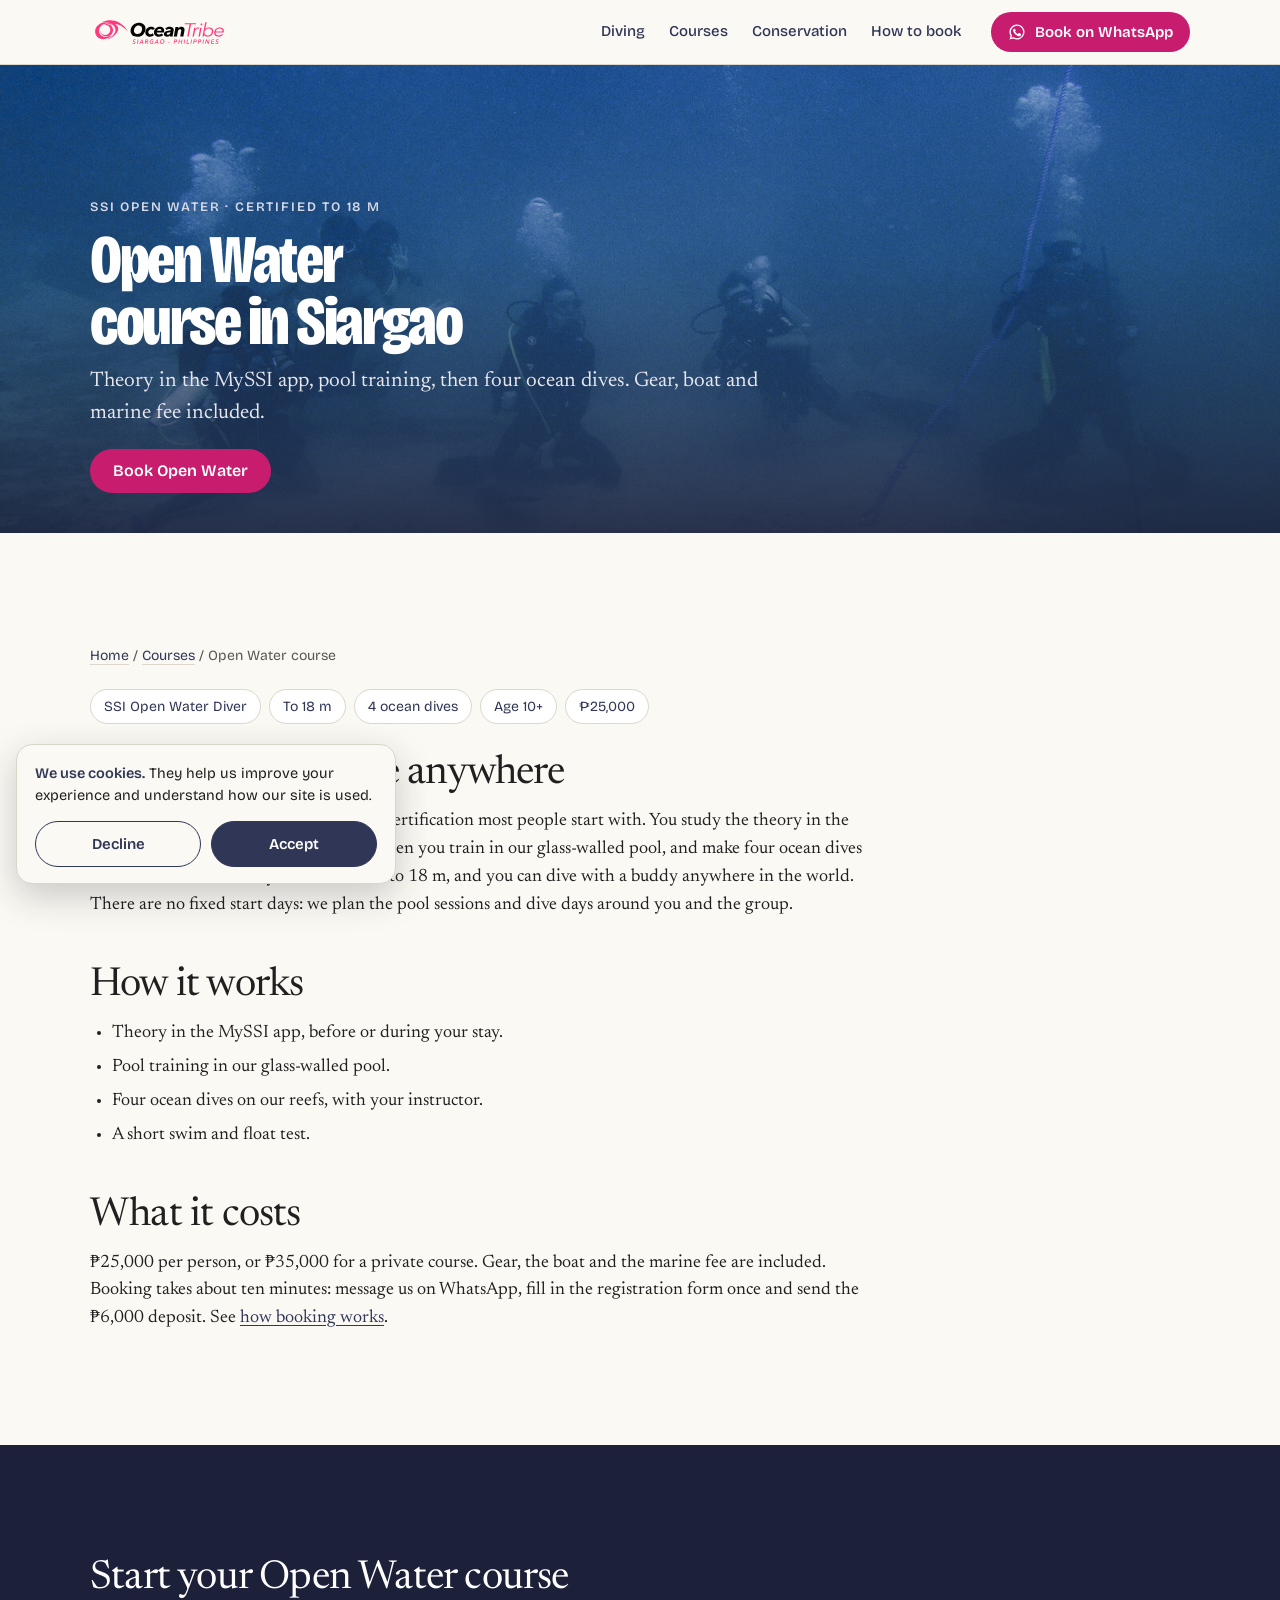
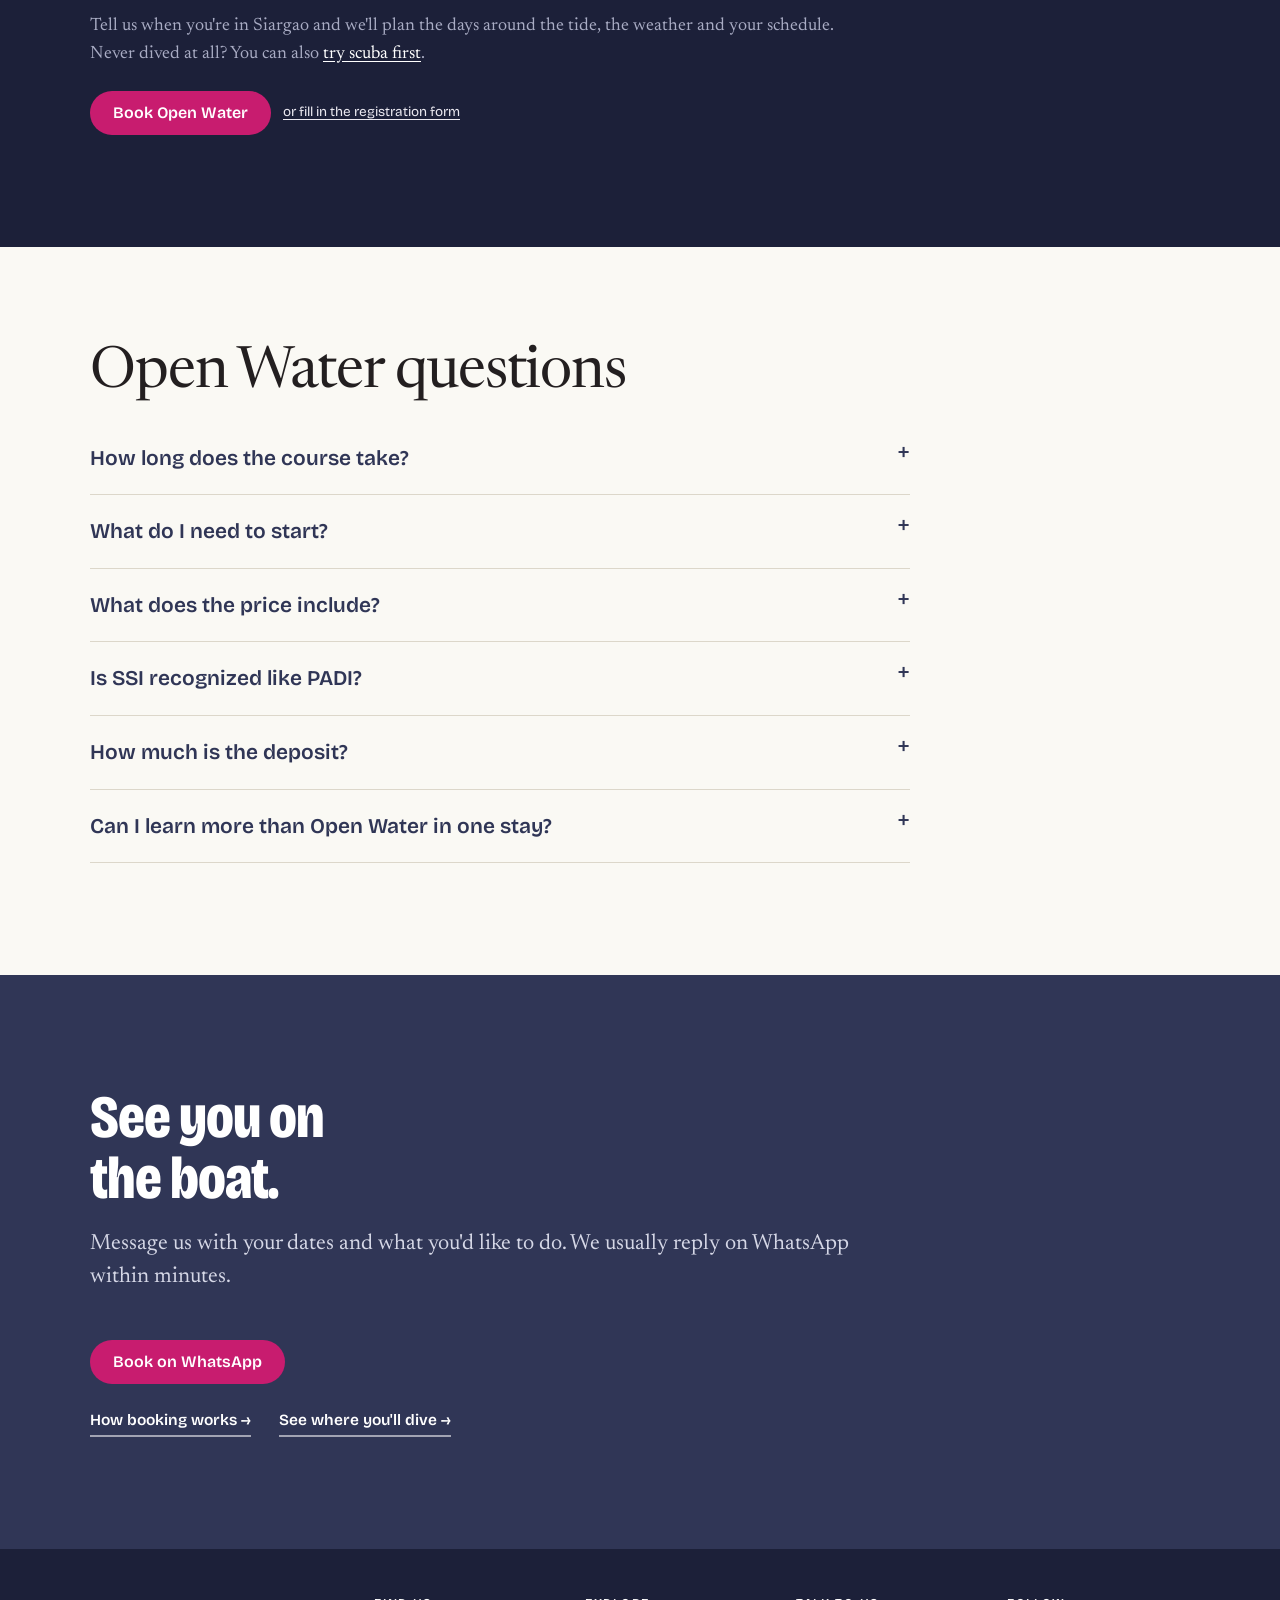
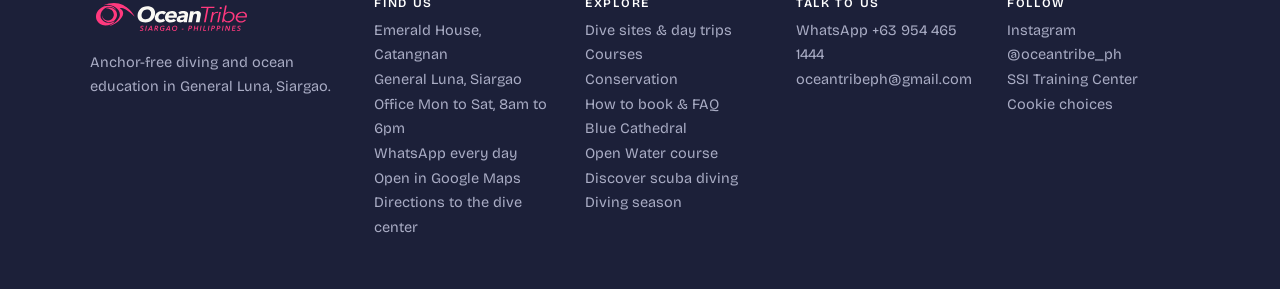
<file: open-water-course-siargao.html>
<!doctype html>
<html lang="en"><head><meta charset="utf-8"><meta name="viewport" content="width=device-width,initial-scale=1,viewport-fit=cover">
<title>Open Water Diver Course in Siargao (SSI) | OceanTribe</title>
<meta name="description" content="Learn to dive in Siargao with the SSI Open Water Diver course: theory in the MySSI app, pool training, four ocean dives. ₱25,000, gear and boat included.">
<link rel="canonical" href="https://oceantribe.ph/open-water-course-siargao.html">
<meta property="og:type" content="website">
<meta property="og:site_name" content="OceanTribe Philippines">
<meta property="og:title" content="Open Water Diver Course in Siargao (SSI) | OceanTribe">
<meta property="og:description" content="Learn to dive in Siargao with the SSI Open Water Diver course: theory in the MySSI app, pool training, four ocean dives. ₱25,000, gear and boat included.">
<meta property="og:url" content="https://oceantribe.ph/open-water-course-siargao.html">
<meta property="og:image" content="https://oceantribe.ph/img/oceantribe-team-mooring-line-install.jpg">
<meta name="twitter:card" content="summary_large_image">
<link rel="icon" href="img/logo-mark.svg" type="image/svg+xml">
<link rel="preconnect" href="https://fonts.googleapis.com">
<link rel="preconnect" href="https://fonts.gstatic.com" crossorigin>
<link rel="stylesheet" href="https://fonts.googleapis.com/css2?family=Bricolage+Grotesque:opsz,wdth,wght@12..96,75..100,300..800&family=Newsreader:ital,opsz,wght@0,6..72,300..600;1,6..72,300..500&display=swap">
<link rel="stylesheet" href="styles.css">
<script defer src="https://cloud.umami.is/script.js" data-website-id="334c8118-5573-4750-85b4-5e880d97f242"></script>
<script defer src="track.js"></script>
<script defer src="consent.js"></script>
<script type="application/ld+json">{"@context":"https://schema.org","@type":"BreadcrumbList","itemListElement":[{"@type":"ListItem","position":1,"name":"Home","item":"https://oceantribe.ph/"},{"@type":"ListItem","position":2,"name":"Courses","item":"https://oceantribe.ph/courses.html"},{"@type":"ListItem","position":3,"name":"Open Water course","item":"https://oceantribe.ph/open-water-course-siargao.html"}]}</script>
</head><body>
<header class="site-head">
  <div class="wrap head-row">
    <a class="logo" href="index.html" aria-label="OceanTribe Philippines, back to top"><img src="img/logo-wide-siargao-dark.svg" alt="OceanTribe Philippines"></a>
    <nav class="nav" aria-label="Main">
      <a href="diving.html">Diving</a>
      <a href="courses.html">Courses</a>
      <a href="conservation.html">Conservation</a>
      <a href="index.html#book">How to book</a>
    </nav>
    <a class="btn btn-wa" href="https://wa.me/639544651444?text=Hi%20OceanTribe!%20I%27d%20like%20to%20book%20a%20dive." target="_blank" rel="noopener">
      <svg viewBox="0 0 24 24" fill="currentColor" aria-hidden="true"><path d="M12 2a10 10 0 0 0-8.6 15.1L2 22l5-1.3A10 10 0 1 0 12 2Zm0 18.2a8.2 8.2 0 0 1-4.2-1.2l-.3-.2-3 .8.8-2.9-.2-.3A8.2 8.2 0 1 1 12 20.2Zm4.5-6.1c-.2-.1-1.5-.7-1.7-.8-.2-.1-.4-.1-.6.1l-.8 1c-.1.2-.3.2-.5.1a6.7 6.7 0 0 1-3.3-2.9c-.2-.4.2-.4.7-1.3.1-.2 0-.3 0-.4l-.8-1.8c-.2-.5-.4-.4-.6-.4h-.5a1 1 0 0 0-.7.3 3 3 0 0 0-.9 2.2 5.2 5.2 0 0 0 1.1 2.7 11.8 11.8 0 0 0 4.5 4c1.7.7 2.3.8 3.2.6.5-.1 1.5-.6 1.7-1.2.2-.6.2-1.1.2-1.2-.1-.1-.3-.2-.5-.3Z"/></svg>
      <span class="lbl-long">Book on WhatsApp</span><span class="lbl-short">Book</span></a>
  </div>
  <nav class="subnav" aria-label="Sections">
    <a href="diving.html">Diving</a><a href="courses.html">Courses</a><a href="conservation.html">Conservation</a><a href="index.html#book">Book</a>
  </nav>
</header>

<main id="top">
<section class="page-hero long"><img src="img/oceantribe-team-mooring-line-install.jpg" alt="Student divers kneeling on the sand during training" style="object-position:50% 60%"><div class="wrap ph-inner"><p class="ph-tag">SSI Open Water · Certified to 18 m</p><h1>Open Water course in Siargao</h1><p class="ph-lede">Theory in the MySSI app, pool training, then four ocean dives. Gear, boat and marine fee included.</p><div class="hero-cta"><a class="btn btn-wa" href="https://wa.me/639544651444?text=Hi%20OceanTribe%21%20I%27d%20like%20to%20book%3A%20Open%20Water%20Diver.%20My%20date%3A%20" target="_blank" rel="noopener">Book Open Water</a></div></div></section>
<section class="block"><div class="wrap"><div class="prose"><nav class="crumbs" aria-label="Breadcrumb"><a href="index.html">Home</a> / <a href="courses.html">Courses</a> / Open Water course</nav><div class="spec"><span>SSI Open Water Diver</span><span>To 18 m</span><span>4 ocean dives</span><span>Age 10+</span><span>₱25,000</span></div><h2>Your license to dive anywhere</h2><p>The SSI Open Water Diver course is the certification most people start with. You study the theory in the MySSI app before or during your stay. Then you train in our glass-walled pool, and make four ocean dives on our reefs. At the end you are certified to 18 m, and you can dive with a buddy anywhere in the world. There are no fixed start days: we plan the pool sessions and dive days around you and the group.</p><h2>How it works</h2><ul><li>Theory in the MySSI app, before or during your stay.</li><li>Pool training in our glass-walled pool.</li><li>Four ocean dives on our reefs, with your instructor.</li><li>A short swim and float test.</li></ul><h2>What it costs</h2><p>₱25,000 per person, or ₱35,000 for a private course. Gear, the boat and the marine fee are included. Booking takes about ten minutes: message us on WhatsApp, fill in the registration form once and send the ₱6,000 deposit. See <a href="index.html#book">how booking works</a>.</p></div></div></section><section class="block deep"><div class="wrap"><div class="prose on-deep"><h2>Start your Open Water course</h2><p>Tell us when you're in Siargao and we'll plan the days around the tide, the weather and your schedule. Never dived at all? You can also <a href="discover-scuba-diving-siargao.html">try scuba first</a>.</p><div class="hero-cta"><a class="btn btn-wa" href="https://wa.me/639544651444?text=Hi%20OceanTribe%21%20I%27d%20like%20to%20book%3A%20Open%20Water%20Diver.%20My%20date%3A%20" target="_blank" rel="noopener">Book Open Water</a><a class="crs-form" href="https://tally.so/r/3jVJ7E" target="_blank" rel="noopener">or fill in the registration form</a></div></div></div></section><section class="block" id="faq"><div class="wrap"><h2 class="serif-h" style="margin-bottom:18px">Open Water questions</h2><div class="faq"><details><summary>How long does the course take?</summary><p>It depends on the group and the weather. Message us with your dates and we'll plan it with you.</p></details><details><summary>What do I need to start?</summary><p>To be fit to swim. You'll do a short swim and float test with us. The minimum age is 10.</p></details><details><summary>What does the price include?</summary><p>All scuba gear, the boat and the marine fee. Theory is in the MySSI app, with a free account.</p></details><details><summary>Is SSI recognized like PADI?</summary><p>Yes. SSI certifications are recognized by dive centers around the world, and we welcome PADI divers on every trip. The skills and depth limits of an SSI Open Water Diver match what other agencies teach at that level.</p></details><details><summary>How much is the deposit?</summary><p>₱6,000 for courses. Your slot is secured once the deposit arrives, and we send the payment details on WhatsApp.</p></details><details><summary>Can I learn more than Open Water in one stay?</summary><p>Yes. Open Water + Advanced is ₱45,000, which is ₱5,000 less than booking them separately. It is nine ocean dives and you leave certified to 30 m.</p></details></div></div></section><section class="block closing" aria-labelledby="close-h"><div class="wrap stack"><h2 id="close-h">See you on the boat.</h2><p class="lede">Message us with your dates and what you'd like to do. We usually reply on WhatsApp within minutes.</p><div class="hero-cta"><a class="btn btn-wa" href="https://wa.me/639544651444?text=Hi%20OceanTribe%21%20I%27d%20like%20to%20book%20a%20dive." target="_blank" rel="noopener">Book on WhatsApp</a></div><div class="close-links"><a class="text-link" href="index.html#book">How booking works</a><a class="text-link" href="diving.html">See where you'll dive</a></div></div></section>
</main>

<footer class="foot">
  <div class="wrap foot-grid">
    <div><img src="img/logo-wide-siargao-light.svg" alt="OceanTribe Philippines"><p>Anchor-free diving and ocean education in General Luna, Siargao.</p></div>
    <div><h4>Find us</h4><p>Emerald House, Catangnan<br>General Luna, Siargao</p><p>Office Mon to Sat, 8am to 6pm<br>WhatsApp every day</p><p><a href="https://www.google.com/maps/place/Ocean+Tribe+Dive+Center/@9.8078009,126.165637,17z/data=!4m6!3m5!1s0x3304090036056f11:0x4c43a69e7b7e8809!8m2!3d9.8102603!4d126.1649299!16s%2Fg%2F11x1c6w_49" target="_blank" rel="noopener">Open in Google Maps</a><br><a href="https://www.google.com/maps/dir/?api=1&amp;destination=9.8102603,126.1649299" target="_blank" rel="noopener">Directions to the dive center</a></p></div>
    <div><h4>Explore</h4><p><a href="diving.html">Dive sites &amp; day trips</a><br><a href="courses.html">Courses</a><br><a href="conservation.html">Conservation</a><br><a href="index.html#book">How to book &amp; FAQ</a><br><a href="blue-cathedral-siargao.html">Blue Cathedral</a><br><a href="open-water-course-siargao.html">Open Water course</a><br><a href="discover-scuba-diving-siargao.html">Discover scuba diving</a><br><a href="siargao-diving-season.html">Diving season</a></p></div>
    <div><h4>Talk to us</h4><p>WhatsApp <span class="sel">+63 954 465 1444</span></p><p class="sel">oceantribeph@gmail.com</p></div>
    <div><h4>Follow</h4><p><a href="https://www.instagram.com/oceantribe_ph/" target="_blank" rel="noopener">Instagram @oceantribe_ph</a></p><p>SSI Training Center</p></div>
  </div>
</footer>

<a class="fab" href="https://wa.me/639544651444?text=Hi%20OceanTribe!%20I%27d%20like%20to%20book%20a%20dive." target="_blank" rel="noopener" aria-label="Message us on WhatsApp"><svg viewBox="0 0 24 24" fill="currentColor" aria-hidden="true"><path d="M12 2a10 10 0 0 0-8.6 15.1L2 22l5-1.3A10 10 0 1 0 12 2Zm0 18.2a8.2 8.2 0 0 1-4.2-1.2l-.3-.2-3 .8.8-2.9-.2-.3A8.2 8.2 0 1 1 12 20.2Zm4.5-6.1c-.2-.1-1.5-.7-1.7-.8-.2-.1-.4-.1-.6.1l-.8 1c-.1.2-.3.2-.5.1a6.7 6.7 0 0 1-3.3-2.9c-.2-.4.2-.4.7-1.3.1-.2 0-.3 0-.4l-.8-1.8c-.2-.5-.4-.4-.6-.4h-.5a1 1 0 0 0-.7.3 3 3 0 0 0-.9 2.2 5.2 5.2 0 0 0 1.1 2.7 11.8 11.8 0 0 0 4.5 4c1.7.7 2.3.8 3.2.6.5-.1 1.5-.6 1.7-1.2.2-.6.2-1.1.2-1.2-.1-.1-.3-.2-.5-.3Z"/></svg></a>
<script src="script.js"></script>
</body></html>
</file>
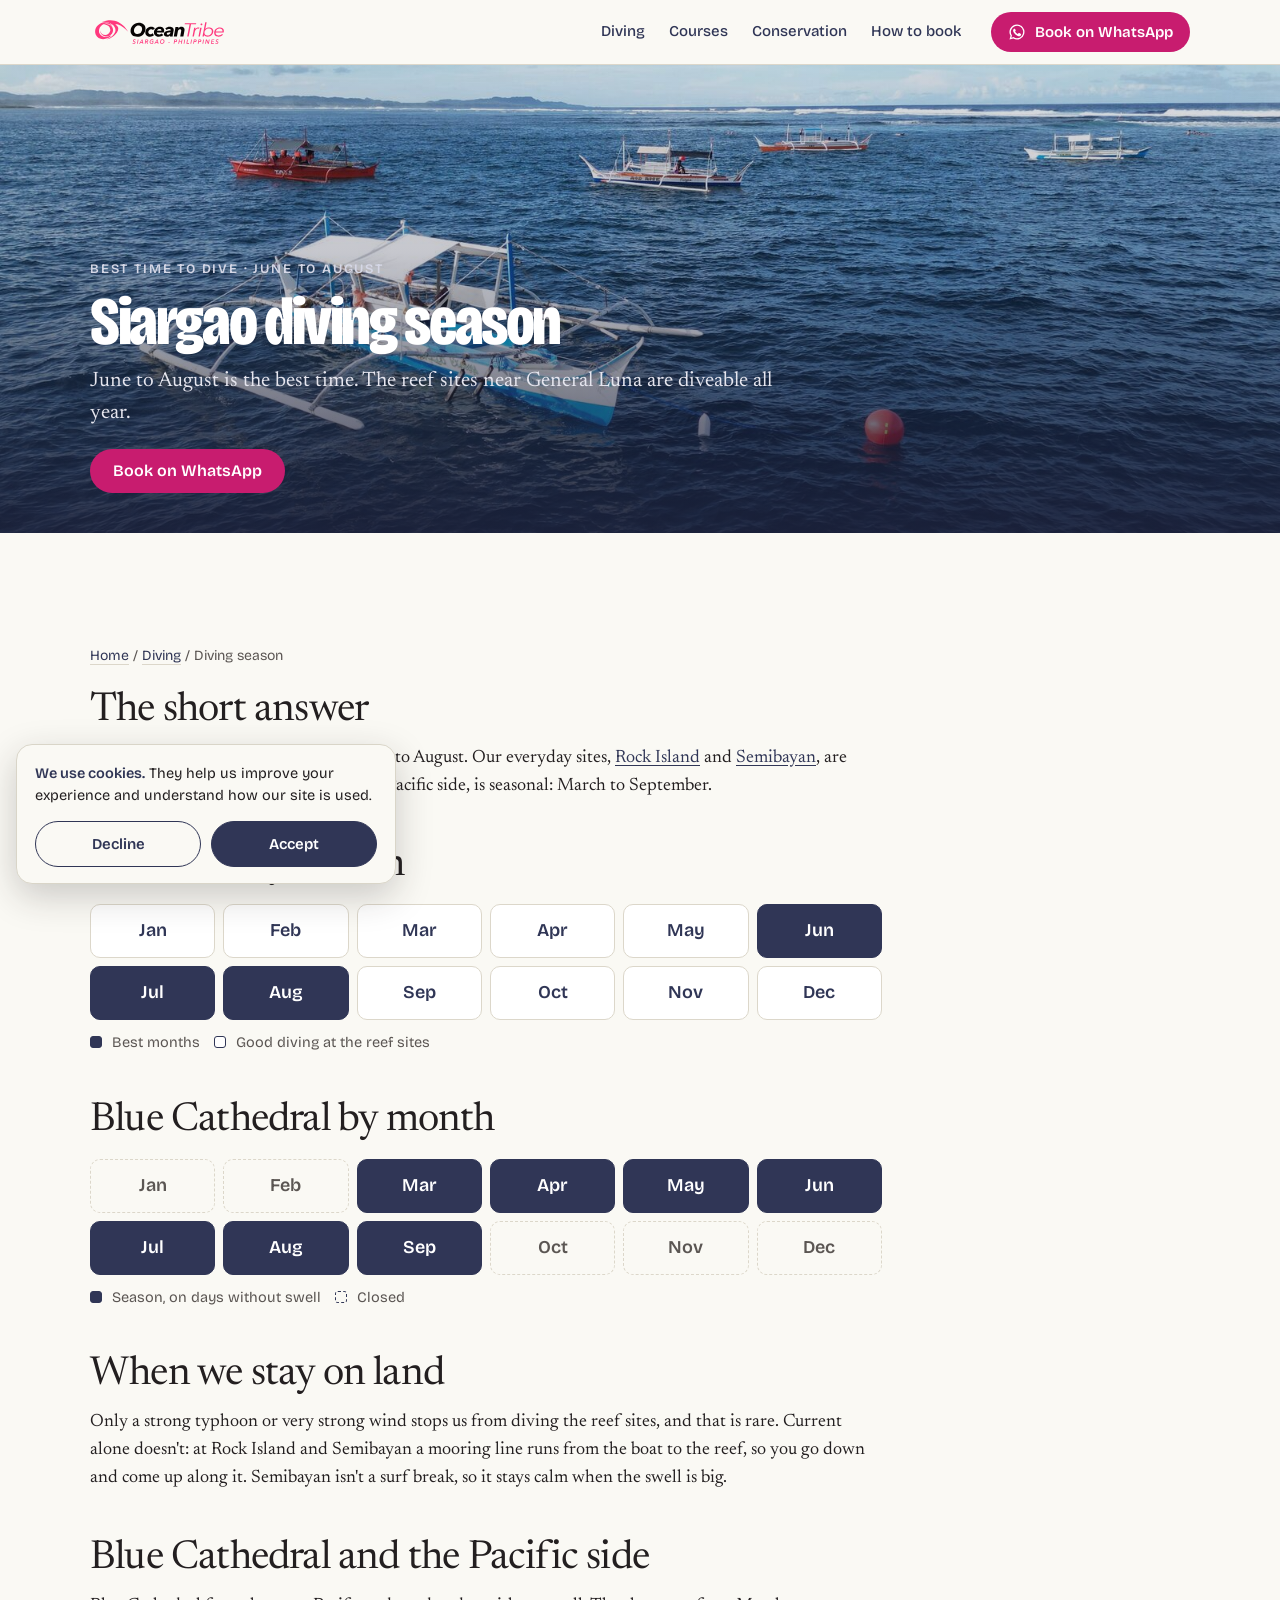
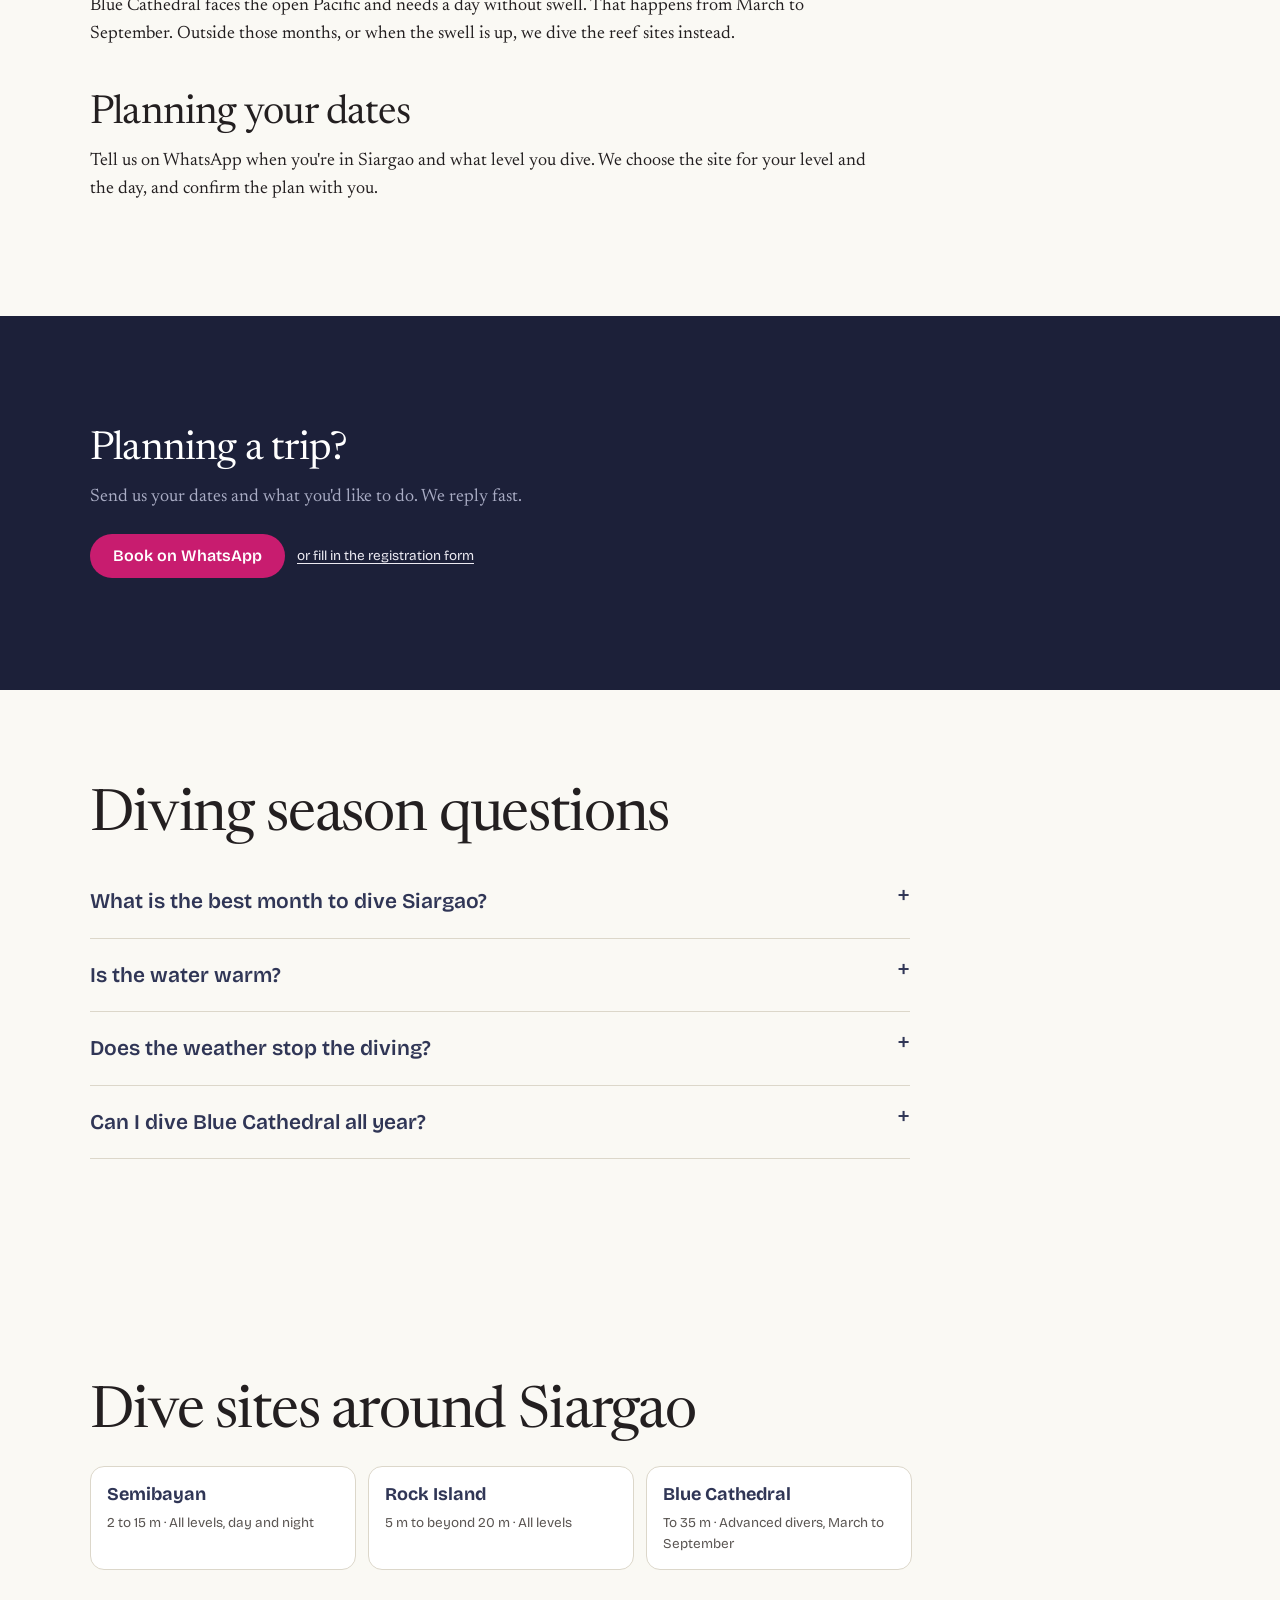
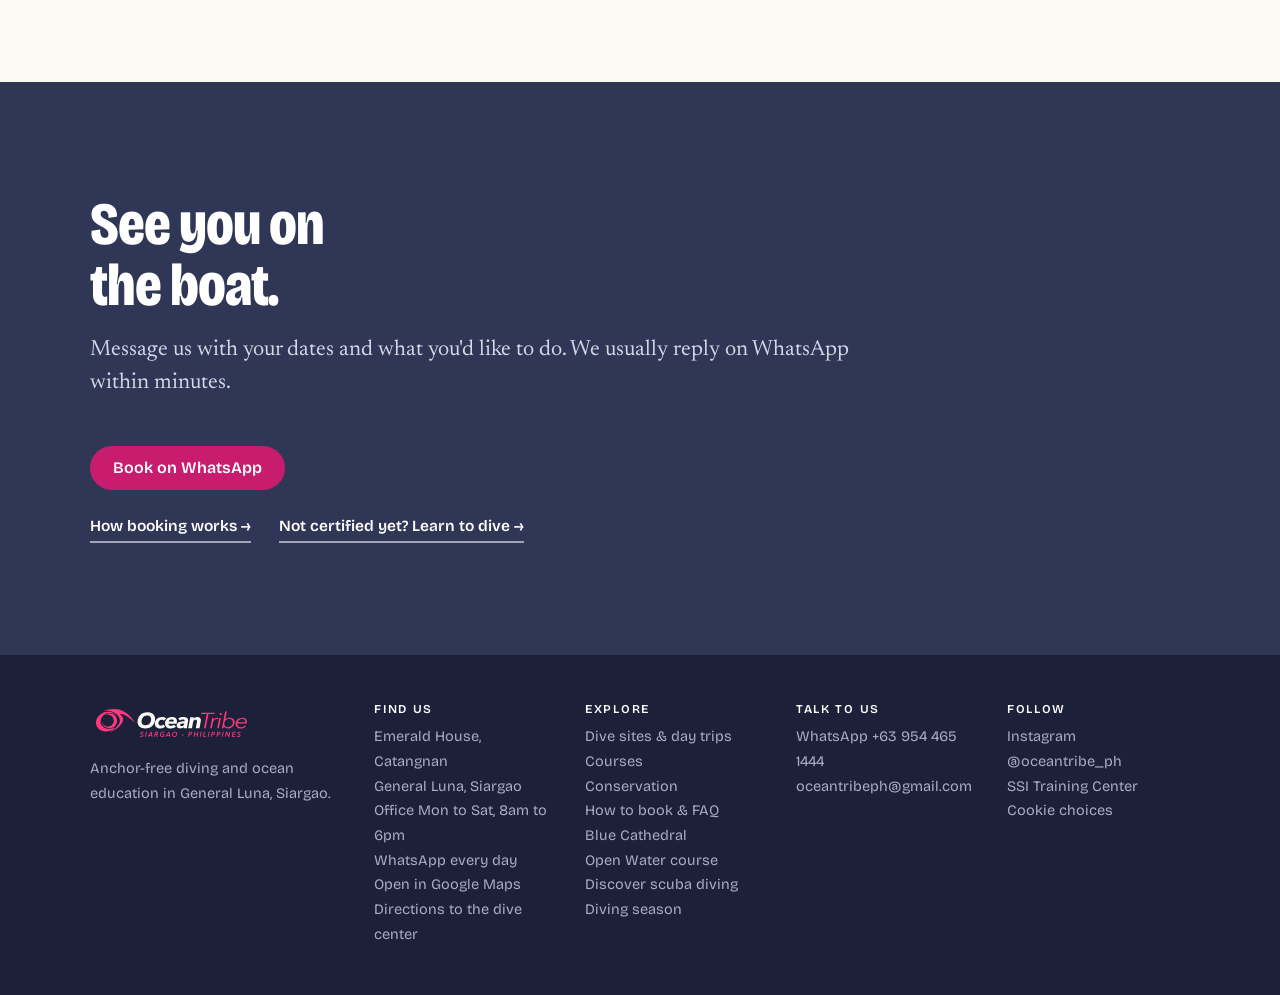
<file: siargao-diving-season.html>
<!doctype html>
<html lang="en"><head><meta charset="utf-8"><meta name="viewport" content="width=device-width,initial-scale=1,viewport-fit=cover">
<title>Siargao Diving Season: Best Time to Dive | OceanTribe</title>
<meta name="description" content="When to dive Siargao: June to August is best, the reef sites are open all year, and Blue Cathedral runs March to September.">
<link rel="canonical" href="https://oceantribe.ph/siargao-diving-season.html">
<meta property="og:type" content="website">
<meta property="og:site_name" content="OceanTribe Philippines">
<meta property="og:title" content="Siargao Diving Season: Best Time to Dive | OceanTribe">
<meta property="og:description" content="When to dive Siargao: June to August is best, the reef sites are open all year, and Blue Cathedral runs March to September.">
<meta property="og:url" content="https://oceantribe.ph/siargao-diving-season.html">
<meta property="og:image" content="https://oceantribe.ph/img/dive-boat-mooring-buoy-siargao.jpg">
<meta name="twitter:card" content="summary_large_image">
<link rel="icon" href="img/logo-mark.svg" type="image/svg+xml">
<link rel="preconnect" href="https://fonts.googleapis.com">
<link rel="preconnect" href="https://fonts.gstatic.com" crossorigin>
<link rel="stylesheet" href="https://fonts.googleapis.com/css2?family=Bricolage+Grotesque:opsz,wdth,wght@12..96,75..100,300..800&family=Newsreader:ital,opsz,wght@0,6..72,300..600;1,6..72,300..500&display=swap">
<link rel="stylesheet" href="styles.css">
<script defer src="https://cloud.umami.is/script.js" data-website-id="334c8118-5573-4750-85b4-5e880d97f242"></script>
<script defer src="track.js"></script>
<script defer src="consent.js"></script>
<script type="application/ld+json">{"@context":"https://schema.org","@type":"BreadcrumbList","itemListElement":[{"@type":"ListItem","position":1,"name":"Home","item":"https://oceantribe.ph/"},{"@type":"ListItem","position":2,"name":"Diving","item":"https://oceantribe.ph/diving.html"},{"@type":"ListItem","position":3,"name":"Diving season","item":"https://oceantribe.ph/siargao-diving-season.html"}]}</script>
</head><body>
<header class="site-head">
  <div class="wrap head-row">
    <a class="logo" href="index.html" aria-label="OceanTribe Philippines, back to top"><img src="img/logo-wide-siargao-dark.svg" alt="OceanTribe Philippines"></a>
    <nav class="nav" aria-label="Main">
      <a href="diving.html">Diving</a>
      <a href="courses.html">Courses</a>
      <a href="conservation.html">Conservation</a>
      <a href="index.html#book">How to book</a>
    </nav>
    <a class="btn btn-wa" href="https://wa.me/639544651444?text=Hi%20OceanTribe!%20I%27d%20like%20to%20book%20a%20dive." target="_blank" rel="noopener">
      <svg viewBox="0 0 24 24" fill="currentColor" aria-hidden="true"><path d="M12 2a10 10 0 0 0-8.6 15.1L2 22l5-1.3A10 10 0 1 0 12 2Zm0 18.2a8.2 8.2 0 0 1-4.2-1.2l-.3-.2-3 .8.8-2.9-.2-.3A8.2 8.2 0 1 1 12 20.2Zm4.5-6.1c-.2-.1-1.5-.7-1.7-.8-.2-.1-.4-.1-.6.1l-.8 1c-.1.2-.3.2-.5.1a6.7 6.7 0 0 1-3.3-2.9c-.2-.4.2-.4.7-1.3.1-.2 0-.3 0-.4l-.8-1.8c-.2-.5-.4-.4-.6-.4h-.5a1 1 0 0 0-.7.3 3 3 0 0 0-.9 2.2 5.2 5.2 0 0 0 1.1 2.7 11.8 11.8 0 0 0 4.5 4c1.7.7 2.3.8 3.2.6.5-.1 1.5-.6 1.7-1.2.2-.6.2-1.1.2-1.2-.1-.1-.3-.2-.5-.3Z"/></svg>
      <span class="lbl-long">Book on WhatsApp</span><span class="lbl-short">Book</span></a>
  </div>
  <nav class="subnav" aria-label="Sections">
    <a href="diving.html">Diving</a><a href="courses.html">Courses</a><a href="conservation.html">Conservation</a><a href="index.html#book">Book</a>
  </nav>
</header>

<main id="top">
<section class="page-hero long"><img src="img/dive-boat-mooring-buoy-siargao.jpg" alt="A boat tied to a red buoy on open water" style="object-position:50% 60%"><div class="wrap ph-inner"><p class="ph-tag">Best time to dive · June to August</p><h1>Siargao diving season</h1><p class="ph-lede">June to August is the best time. The reef sites near General Luna are diveable all year.</p><div class="hero-cta"><a class="btn btn-wa" href="https://wa.me/639544651444?text=Hi%20OceanTribe%21%20I%27d%20like%20to%20book%20a%20dive.%20My%20dates%3A%20" target="_blank" rel="noopener">Book on WhatsApp</a></div></div></section>
<section class="block"><div class="wrap"><div class="prose"><nav class="crumbs" aria-label="Breadcrumb"><a href="index.html">Home</a> / <a href="diving.html">Diving</a> / Diving season</nav><h2>The short answer</h2><p>The best months to dive Siargao are June to August. Our everyday sites, <a href="dive-site-rock-island.html">Rock Island</a> and <a href="dive-site-semibayan.html">Semibayan</a>, are diveable all year. <a href="blue-cathedral-siargao.html">Blue Cathedral</a>, on the Pacific side, is seasonal: March to September.</p><h2>Reef sites by month</h2><div class="mgrid" role="list"><span role="listitem" class="ok">Jan</span><span role="listitem" class="ok">Feb</span><span role="listitem" class="ok">Mar</span><span role="listitem" class="ok">Apr</span><span role="listitem" class="ok">May</span><span role="listitem" class="best">Jun</span><span role="listitem" class="best">Jul</span><span role="listitem" class="best">Aug</span><span role="listitem" class="ok">Sep</span><span role="listitem" class="ok">Oct</span><span role="listitem" class="ok">Nov</span><span role="listitem" class="ok">Dec</span></div><p class="legend"><span class="key best"></span> Best months <span class="key ok"></span> Good diving at the reef sites</p><h2>Blue Cathedral by month</h2><div class="mgrid" role="list"><span role="listitem" class="off">Jan</span><span role="listitem" class="off">Feb</span><span role="listitem" class="best">Mar</span><span role="listitem" class="best">Apr</span><span role="listitem" class="best">May</span><span role="listitem" class="best">Jun</span><span role="listitem" class="best">Jul</span><span role="listitem" class="best">Aug</span><span role="listitem" class="best">Sep</span><span role="listitem" class="off">Oct</span><span role="listitem" class="off">Nov</span><span role="listitem" class="off">Dec</span></div><p class="legend"><span class="key best"></span> Season, on days without swell <span class="key off"></span> Closed</p><h2>When we stay on land</h2><p>Only a strong typhoon or very strong wind stops us from diving the reef sites, and that is rare. Current alone doesn't: at Rock Island and Semibayan a mooring line runs from the boat to the reef, so you go down and come up along it. Semibayan isn't a surf break, so it stays calm when the swell is big.</p><h2>Blue Cathedral and the Pacific side</h2><p>Blue Cathedral faces the open Pacific and needs a day without swell. That happens from March to September. Outside those months, or when the swell is up, we dive the reef sites instead.</p><h2>Planning your dates</h2><p>Tell us on WhatsApp when you're in Siargao and what level you dive. We choose the site for your level and the day, and confirm the plan with you.</p></div></div></section><section class="block deep"><div class="wrap"><div class="prose on-deep"><h2>Planning a trip?</h2><p>Send us your dates and what you'd like to do. We reply fast.</p><div class="hero-cta"><a class="btn btn-wa" href="https://wa.me/639544651444?text=Hi%20OceanTribe%21%20I%27d%20like%20to%20book%20a%20dive.%20My%20dates%3A%20" target="_blank" rel="noopener">Book on WhatsApp</a><a class="crs-form" href="https://tally.so/r/3jVJ7E" target="_blank" rel="noopener">or fill in the registration form</a></div></div></div></section><section class="block" id="faq"><div class="wrap"><h2 class="serif-h" style="margin-bottom:18px">Diving season questions</h2><div class="faq"><details><summary>What is the best month to dive Siargao?</summary><p>June to August. The reef sites are good all year, and Blue Cathedral is possible from March to September.</p></details><details><summary>Is the water warm?</summary><p>The water stays warm all year, so conditions suit beginners and experienced divers.</p></details><details><summary>Does the weather stop the diving?</summary><p>Rarely. Only a strong typhoon or very strong wind cancels diving at the reef sites. On big swell days we go to Semibayan, which isn't a surf break.</p></details><details><summary>Can I dive Blue Cathedral all year?</summary><p>No. Blue Cathedral needs a day without swell, which means March to September. Message us your dates and we'll tell you what to expect.</p></details></div></div></section><section class="block"><div class="wrap"><h2 class="serif-h">Dive sites around Siargao</h2><nav class="link-grid" aria-label="More Siargao dive sites"><a href="dive-site-semibayan.html"><b>Semibayan</b><small>2 to 15 m · All levels, day and night</small></a><a href="dive-site-rock-island.html"><b>Rock Island</b><small>5 m to beyond 20 m · All levels</small></a><a href="blue-cathedral-siargao.html"><b>Blue Cathedral</b><small>To 35 m · Advanced divers, March to September</small></a></nav></div></section><section class="block closing" aria-labelledby="close-h"><div class="wrap stack"><h2 id="close-h">See you on the boat.</h2><p class="lede">Message us with your dates and what you'd like to do. We usually reply on WhatsApp within minutes.</p><div class="hero-cta"><a class="btn btn-wa" href="https://wa.me/639544651444?text=Hi%20OceanTribe%21%20I%27d%20like%20to%20book%20a%20dive." target="_blank" rel="noopener">Book on WhatsApp</a></div><div class="close-links"><a class="text-link" href="index.html#book">How booking works</a><a class="text-link" href="courses.html">Not certified yet? Learn to dive</a></div></div></section>
</main>

<footer class="foot">
  <div class="wrap foot-grid">
    <div><img src="img/logo-wide-siargao-light.svg" alt="OceanTribe Philippines"><p>Anchor-free diving and ocean education in General Luna, Siargao.</p></div>
    <div><h4>Find us</h4><p>Emerald House, Catangnan<br>General Luna, Siargao</p><p>Office Mon to Sat, 8am to 6pm<br>WhatsApp every day</p><p><a href="https://www.google.com/maps/place/Ocean+Tribe+Dive+Center/@9.8078009,126.165637,17z/data=!4m6!3m5!1s0x3304090036056f11:0x4c43a69e7b7e8809!8m2!3d9.8102603!4d126.1649299!16s%2Fg%2F11x1c6w_49" target="_blank" rel="noopener">Open in Google Maps</a><br><a href="https://www.google.com/maps/dir/?api=1&amp;destination=9.8102603,126.1649299" target="_blank" rel="noopener">Directions to the dive center</a></p></div>
    <div><h4>Explore</h4><p><a href="diving.html">Dive sites &amp; day trips</a><br><a href="courses.html">Courses</a><br><a href="conservation.html">Conservation</a><br><a href="index.html#book">How to book &amp; FAQ</a><br><a href="blue-cathedral-siargao.html">Blue Cathedral</a><br><a href="open-water-course-siargao.html">Open Water course</a><br><a href="discover-scuba-diving-siargao.html">Discover scuba diving</a><br><a href="siargao-diving-season.html">Diving season</a></p></div>
    <div><h4>Talk to us</h4><p>WhatsApp <span class="sel">+63 954 465 1444</span></p><p class="sel">oceantribeph@gmail.com</p></div>
    <div><h4>Follow</h4><p><a href="https://www.instagram.com/oceantribe_ph/" target="_blank" rel="noopener">Instagram @oceantribe_ph</a></p><p>SSI Training Center</p></div>
  </div>
</footer>

<a class="fab" href="https://wa.me/639544651444?text=Hi%20OceanTribe!%20I%27d%20like%20to%20book%20a%20dive." target="_blank" rel="noopener" aria-label="Message us on WhatsApp"><svg viewBox="0 0 24 24" fill="currentColor" aria-hidden="true"><path d="M12 2a10 10 0 0 0-8.6 15.1L2 22l5-1.3A10 10 0 1 0 12 2Zm0 18.2a8.2 8.2 0 0 1-4.2-1.2l-.3-.2-3 .8.8-2.9-.2-.3A8.2 8.2 0 1 1 12 20.2Zm4.5-6.1c-.2-.1-1.5-.7-1.7-.8-.2-.1-.4-.1-.6.1l-.8 1c-.1.2-.3.2-.5.1a6.7 6.7 0 0 1-3.3-2.9c-.2-.4.2-.4.7-1.3.1-.2 0-.3 0-.4l-.8-1.8c-.2-.5-.4-.4-.6-.4h-.5a1 1 0 0 0-.7.3 3 3 0 0 0-.9 2.2 5.2 5.2 0 0 0 1.1 2.7 11.8 11.8 0 0 0 4.5 4c1.7.7 2.3.8 3.2.6.5-.1 1.5-.6 1.7-1.2.2-.6.2-1.1.2-1.2-.1-.1-.3-.2-.5-.3Z"/></svg></a>
<script src="script.js"></script>
</body></html>
</file>
<file: styles.css>
:root{
  color-scheme: light;
  --navy:#303656;
  --deep:#1c2039;
  --deep-2:#262b4a;
  --ow:#faf9f4;
  --sand:#efece4;
  --line:#dcd7ca;
  --ink:#231f20;
  --muted:#5b5653;
  --pink:#c81c6f;
  --pink-bright:#ff4f8f;
  --on-deep:#eceaf2;
  --on-deep-muted:#a9acc4;
  --display:"Bricolage Grotesque", "Arial Narrow", system-ui, sans-serif;
  --serif:"Newsreader", Georgia, "Times New Roman", serif;
  --gutter:clamp(16px, 4vw, 40px);
  --wrap:1180px;
}
*{box-sizing:border-box}
html{scroll-behavior:smooth}
@media (prefers-reduced-motion: reduce){html{scroll-behavior:auto}}
body{margin:0;background:var(--ow);color:var(--ink);font-family:var(--serif);font-size:18px;line-height:1.55;-webkit-font-smoothing:antialiased}
img{max-width:100%;display:block}
a{color:inherit}
a:focus-visible,button:focus-visible{outline:3px solid var(--pink-bright);outline-offset:3px;border-radius:4px}
.wrap{max-width:var(--wrap);margin-inline:auto;padding-inline:var(--gutter)}
h1,h2,h3,h4{font-family:var(--display);margin:0;text-wrap:balance;line-height:1.02;letter-spacing:-.02em}
h2{font-size:clamp(34px,5.4vw,60px);font-weight:800;font-variation-settings:"wdth" 80}
h3{font-size:clamp(22px,2.4vw,27px);font-weight:700;letter-spacing:-.01em;line-height:1.1}
p{margin:0}
.eyebrow{font-family:var(--display);font-size:13px;font-weight:600;letter-spacing:.14em;text-transform:uppercase;color:var(--pink)}
.lede{font-size:clamp(19px,2vw,22px);line-height:1.5;max-width:36em;color:var(--muted)}
.num{font-family:var(--display);font-variant-numeric:tabular-nums}

/* prototype strip */
.proto{background:var(--ink);color:#e9e6de;font-family:var(--display);font-size:12.5px;letter-spacing:.02em;text-align:center;padding:7px var(--gutter)}
.proto b{color:var(--pink-bright);font-weight:600}

/* header */
.site-head{position:sticky;top:env(safe-area-inset-top,0px);z-index:20;background:rgba(250,249,244,.94);backdrop-filter:saturate(1.2) blur(10px);-webkit-backdrop-filter:saturate(1.2) blur(10px);border-bottom:1px solid var(--line)}
.head-row{display:flex;align-items:center;gap:20px;height:64px}
.head-row .logo img{height:34px;width:auto}
.nav{display:flex;gap:4px;margin-left:auto;font-family:var(--display);font-size:15px;font-weight:500}
.nav a{text-decoration:none;padding:8px 10px;border-radius:999px;color:var(--navy)}
.nav a:hover{background:var(--sand)}
.btn{display:inline-flex;align-items:center;gap:9px;font-family:var(--display);font-weight:600;font-size:16px;text-decoration:none;border-radius:999px;padding:13px 22px;line-height:1;border:1.5px solid transparent;transition:transform .15s ease, background .15s ease}
.btn:hover{transform:translateY(-1px)}
.btn-wa{background:var(--pink);color:#fff}
.btn-wa:hover{background:#b0165f}
.btn-ghost{border-color:currentColor;color:inherit}
.btn svg{width:18px;height:18px;flex:none}
.head-row .btn{padding:10px 16px;font-size:15px}
@media (max-width:980px){.nav{display:none}.head-row .btn{margin-left:auto}}
.subnav{display:none;gap:6px;overflow-x:auto;padding:0 var(--gutter) 10px;scrollbar-width:none;font-family:var(--display);font-size:14px}
.subnav::-webkit-scrollbar{display:none}
.subnav a{flex:none;text-decoration:none;color:var(--navy);border:1px solid var(--line);border-radius:999px;padding:6px 12px;background:var(--ow)}
@media (max-width:980px){.subnav{display:flex}}

/* hero */
.hero{position:relative;color:#fff;background:var(--deep);overflow:hidden}
.hero picture img{position:absolute;inset:0;width:100%;height:100%;object-fit:cover;object-position:50% 35%}
.hero::after{content:"";position:absolute;inset:0;background:linear-gradient(180deg,rgba(28,32,57,.1) 0%,rgba(28,32,57,.35) 35%,rgba(28,32,57,.92) 100%)}
@media (min-width:760px){.hero::after{background:linear-gradient(90deg,rgba(28,32,57,.9) 0%,rgba(28,32,57,.7) 42%,rgba(28,32,57,.05) 75%),linear-gradient(180deg,transparent 60%,rgba(28,32,57,.5))}}
.hero-inner{position:relative;z-index:1;min-height:clamp(560px,78vh,760px);display:flex;flex-direction:column;justify-content:flex-end;padding-block:48px 44px}
.hero .eyebrow{color:#ffd1e3}
.hero h1{font-size:clamp(46px,7.6vw,100px);font-weight:800;font-variation-settings:"wdth" 75;line-height:.92;letter-spacing:-.035em;margin-top:14px;max-width:13ch}
.hero h1 em{font-family:var(--serif);font-style:italic;font-weight:400;letter-spacing:-.02em;font-variation-settings:normal}
.hero .lede{color:#e6e6ef;margin-top:20px;max-width:32em}
.hero-cta{display:flex;flex-wrap:wrap;gap:12px;margin-top:28px}
.hero-cta .btn-ghost{color:#fff}
.stars{display:flex;align-items:center;gap:10px;margin-top:26px;font-family:var(--display);font-size:15px;color:#e6e6ef}
.stars b{font-size:22px;color:#fff}
.stars span.s{color:#ffc75a;letter-spacing:2px}
.stars a{color:#e6e6ef}

/* three doors */
.doors{padding-block:64px 24px}
.door-grid{display:grid;grid-template-columns:repeat(3,1fr);gap:18px;margin-top:28px}
@media (max-width:860px){.door-grid{grid-template-columns:1fr}}
.door{display:flex;flex-direction:column;background:#fff;border:1px solid var(--line);border-radius:18px;overflow:hidden;text-decoration:none}
.door img{aspect-ratio:16/10;object-fit:cover;width:100%}
.door-body{padding:20px 22px 22px;display:flex;flex-direction:column;gap:8px;flex:1}
.door-body p{color:var(--muted);font-size:17px}
.door .from{margin-top:auto;padding-top:12px;display:flex;justify-content:space-between;align-items:baseline;border-top:1px dashed var(--line);font-family:var(--display);font-size:14px;color:var(--muted)}
.door .from b{font-size:20px;color:var(--navy)}
.door:hover h3{color:var(--pink)}
.door .go{display:flex;justify-content:space-between;align-items:center;margin-top:14px;padding:12px 16px;border-radius:999px;background:var(--navy);color:#fff;font-family:var(--display);font-weight:600;font-size:15px;transition:background .15s ease}
.door .go::after{content:"→";font-size:18px;transition:transform .15s ease}
.door:hover .go{background:var(--pink)}
.door:hover .go::after{transform:translateX(4px)}
.door{transition:transform .15s ease, box-shadow .15s ease}
.door:hover{transform:translateY(-2px);box-shadow:0 10px 28px rgba(48,54,86,.12)}
@media (prefers-reduced-motion: reduce){.door,.door .go::after{transition:none}.door:hover{transform:none}}


/* section base */
section.block{padding-block:clamp(64px,9vw,112px)}
.split{display:grid;grid-template-columns:1.05fr 1fr;gap:clamp(28px,5vw,64px);align-items:start}
@media (max-width:900px){.split{grid-template-columns:1fr}}
.stack{display:flex;flex-direction:column;gap:18px}

/* reviews */
.reviews{padding-block:clamp(56px,8vw,96px)}
.rev-head{display:flex;flex-wrap:wrap;justify-content:space-between;align-items:flex-end;gap:16px}
.rev-score{display:flex;align-items:center;gap:12px;text-decoration:none;font-family:var(--display);color:var(--navy);border:1px solid var(--line);border-radius:999px;padding:8px 16px 8px 10px;background:#fff}
.rev-score b{font-size:26px;background:var(--navy);color:#fff;border-radius:999px;padding:4px 12px}
.rev-score span{display:flex;flex-direction:column;font-size:13.5px;line-height:1.3}
.s{color:#f2a900;letter-spacing:2px}
.rev-row{display:grid;grid-auto-flow:column;grid-auto-columns:minmax(280px,1fr);gap:16px;margin-top:28px;overflow-x:auto;scroll-snap-type:x mandatory;padding-bottom:10px;scrollbar-width:thin}
@media (min-width:1100px){.rev-row{grid-auto-flow:row;grid-template-columns:repeat(5,1fr);overflow:visible}}
.rev{margin:0;scroll-snap-align:start;display:flex;flex-direction:column;gap:12px;background:#fff;border:1px solid var(--line);border-radius:16px;padding:20px}
.rev blockquote{margin:0;font-size:17px;line-height:1.45;font-style:italic;color:var(--ink)}
.rev figcaption{margin-top:auto;display:flex;flex-direction:column;font-family:var(--display);font-size:14px}
.rev figcaption span{color:var(--muted);font-size:13px}
section[id],[id="morning"]{scroll-margin-top:80px}
@media (max-width:980px){section[id]{scroll-margin-top:118px}}
/* course ladder */
.ladder{display:grid;grid-template-columns:repeat(4,1fr);gap:16px;margin-top:36px;align-items:start}
@media (min-width:1001px){.tier{margin-top:calc(var(--i) * 28px)}}
@media (max-width:1000px){.ladder{grid-template-columns:1fr 1fr}}
@media (max-width:620px){.ladder{grid-template-columns:1fr}}
.tier{display:flex;flex-direction:column;gap:10px;border-top:3px solid var(--navy);padding-top:14px}
.tier-n{font-family:var(--display);font-weight:800;font-size:22px;color:var(--navy);font-variation-settings:"wdth" 80}
.tier-d{font-size:15px;color:var(--muted);margin-bottom:4px}
.crs{background:#fff;border:1px solid var(--line);border-radius:14px;padding:14px 16px;display:flex;flex-direction:column;gap:8px}
.crs header{display:flex;justify-content:space-between;align-items:baseline;gap:10px}
.crs h4{font-size:17px;font-weight:700;line-height:1.2}
.crs header b{font-size:16px;white-space:nowrap}
.crs p{font-size:15px;color:var(--muted);line-height:1.45}
.chips{display:flex;flex-wrap:wrap;gap:5px}
.chips span{font-family:var(--display);font-size:12px;font-weight:500;background:var(--sand);border-radius:999px;padding:3px 9px;color:var(--navy)}
.crs.star{background:var(--navy);border-color:var(--navy);color:#fff}
.crs.star p{color:#d5d7e6}
.crs.star .chips span{background:#454b73;color:#fff}
.crs.star h4::after{content:"Most popular";display:block;margin-top:4px;font-size:11px;letter-spacing:.1em;text-transform:uppercase;color:var(--pink-bright);font-weight:600}
.crs{padding:0;gap:0;overflow:hidden}
.crs-top{all:unset;box-sizing:border-box;display:flex;flex-direction:column;gap:8px;padding:14px 16px 14px;cursor:pointer;position:relative;width:100%}
.crs-top:focus-visible{outline:3px solid var(--pink-bright);outline-offset:-3px;border-radius:14px}
.crs-top header{padding-right:0}
.crs-top>p{padding-right:34px}
.ctog{position:absolute;right:14px;bottom:14px;width:26px;height:26px;border-radius:50%;border:1.5px solid var(--line);display:grid;place-items:center;font-family:var(--display);font-size:18px;line-height:1;color:var(--navy);transition:transform .2s ease, background .2s ease}
.crs-top:hover .ctog{border-color:var(--pink)}
.crs-top[aria-expanded="true"] .ctog{transform:rotate(45deg);background:var(--pink);border-color:var(--pink);color:#fff}
.crs.star .ctog{border-color:#5a608a;color:#fff}
.crs-more{padding:0 16px 16px;display:flex;flex-direction:column;gap:10px;border-top:1px dashed var(--line);padding-top:12px}
.crs-more[hidden]{display:none}
.crs.star .crs-more{border-color:#454b73}
.crs-more p{font-size:15px;color:var(--muted);line-height:1.45}
.crs.star .crs-more p{color:#d5d7e6}
.needs b{font-family:var(--display);color:var(--navy)}
.crs.star .needs b{color:#fff}
.crs-cta{align-self:stretch;justify-content:center;padding:11px 16px;font-size:15px}
.crs-form{font-family:var(--display);font-size:13.5px;text-align:center;color:var(--muted)}
.crs.star .crs-form{color:#d5d7e6}
@media (prefers-reduced-motion: reduce){.ctog{transition:none}}
/* courses: the descent */
.courses{position:relative;overflow:hidden;isolation:isolate;background:var(--ow)}
.courses>.wrap{position:relative;z-index:1}
.sea{position:absolute;inset:0;z-index:0;pointer-events:none;
  background:
    linear-gradient(180deg,var(--ow) 0,var(--ow) 170px,rgba(250,249,244,.85) 220px,rgba(250,249,244,.55) 275px,rgba(250,249,244,.25) 330px,rgba(250,249,244,.08) 380px,rgba(250,249,244,0) 420px),
    linear-gradient(90deg,#faf9f4 0%,#e4e5ec 18%,#aeb2c8 38%,#6a7098 55%,#3d4366 75%,#262b4a 100%)}
@media (max-width:1000px){.sea{background:linear-gradient(180deg,#faf9f4 0%,#faf9f4 10%,#e4e5ec 22%,#aeb2c8 40%,#6a7098 57%,#3d4366 75%,#262b4a 100%)}}
#bubbles{position:absolute;inset:0;width:100%;height:100%}
.darken{position:absolute;inset:0;background:var(--deep);opacity:calc(var(--p,0) * .3);transition:opacity .2s linear;-webkit-mask-image:linear-gradient(180deg,transparent 0,transparent 30%,#000 100%);mask-image:linear-gradient(180deg,transparent 0,transparent 30%,#000 100%)}
.courses .tier{border-top:0;padding-top:0}
@media (min-width:1001px){.courses .ladder{margin-top:72px}}
.tier-head{display:flex;flex-direction:column;gap:4px;padding:10px 2px 8px;border-top:2px solid currentColor;color:#fff}
.courses .tier-n{color:inherit;font-size:clamp(24px,2.4vw,30px);display:flex;flex-wrap:wrap;align-items:baseline;gap:4px 10px}
.tier-m{font-family:var(--display);font-size:12.5px;font-weight:600;letter-spacing:.1em;text-transform:uppercase;color:inherit;opacity:.85;font-variation-settings:normal}
.courses .tier-d{color:inherit;opacity:.9;margin:0;font-size:15px}
.courses .tier[style*="--i:0"] .tier-head,.courses .tier[style*="--i:1"] .tier-head{color:var(--navy)}
.courses .fine{font-style:italic;position:relative;background:rgba(28,32,57,.55);color:#d5d7e6;border-radius:12px;padding:12px 16px;margin-top:32px}
#prices .prow{display:block}
.prow-top{all:unset;box-sizing:border-box;display:grid;grid-template-columns:1fr auto 30px;gap:4px 14px;align-items:baseline;width:100%;cursor:pointer;padding:2px 0}
.prow-top:focus-visible{outline:3px solid var(--pink-bright);outline-offset:3px;border-radius:6px}
.prow-top .d{grid-column:1/3}
.prow-top .ctog{position:static;grid-column:3;grid-row:1/3;align-self:center;justify-self:end}
.prow-top:hover .n{color:var(--pink)}
.prow-top[aria-expanded="true"] .ctog{transform:rotate(45deg);background:var(--pink);border-color:var(--pink);color:#fff}
.prow-more{display:flex;flex-direction:column;gap:10px;padding:12px 0 6px}
.prow-more[hidden]{display:none}
.prow-more p{font-size:15.5px;color:var(--muted);max-width:34em}
.prow-more a:not(.btn){color:var(--navy)}
.prow-cta{display:flex;flex-wrap:wrap;align-items:center;gap:10px 16px}
.prow-cta .btn{padding:11px 18px;font-size:15px}
.site-cta{grid-column:1/-1;display:flex;flex-wrap:wrap;align-items:center;gap:10px 16px;padding-top:4px}
.site-cta .btn{padding:11px 18px;font-size:15px}
.site-cta span{font-family:var(--display);font-size:13.5px;color:var(--on-deep-muted)}
/* restructure */
.lbl-short{display:none}
@media (max-width:980px){.head-row .lbl-long{display:none}.head-row .lbl-short{display:inline}.head-row .btn{padding:9px 16px}}
@media (max-width:760px){.fab{display:grid;opacity:0;pointer-events:none;transform:translateY(12px);transition:opacity .2s ease, transform .2s ease}.fab.show{opacity:1;pointer-events:auto;transform:none}}
.reef-band{background:var(--navy);color:#fff;padding-block:clamp(56px,8vw,96px);margin-top:48px}
.reef-grid{display:grid;grid-template-columns:.9fr 1.1fr;gap:clamp(28px,5vw,64px);align-items:center}
@media (max-width:860px){.reef-grid{grid-template-columns:1fr}}
.reef-photo{margin:0;position:relative}
.reef-photo img{border-radius:18px;aspect-ratio:4/5;object-fit:cover;width:100%;max-height:560px}
@media (max-width:860px){.reef-photo img{aspect-ratio:4/3}}
.reef-photo figcaption{position:absolute;left:14px;right:14px;bottom:14px;font-family:var(--display);font-size:13px;background:rgba(28,32,57,.72);border-radius:10px;padding:8px 12px}
.reef-band .eyebrow{color:var(--pink-bright)}
.reef-band .big-claim{color:#fff}
.reef-band .big-claim span{color:var(--pink-bright)}
.reef-band .lede{color:#d5d7e6}
.reef-link{align-self:flex-start;font-family:var(--display);font-weight:600;font-size:16px;color:#fff;text-decoration:none;border-bottom:2px solid var(--pink-bright);padding-bottom:3px}
.reef-link::after{content:" ↓"}
.cons-intro{max-width:44em}
.cons-intro .lede b{color:var(--navy)}
.courses-top{display:grid;grid-template-columns:1.3fr 1fr;gap:clamp(24px,4vw,56px);align-items:end}
@media (max-width:860px){.courses-top{grid-template-columns:1fr}}
.courses-photos{display:grid;grid-template-columns:1fr 1fr;gap:10px}
.courses-photos img{border-radius:14px;aspect-ratio:4/5;object-fit:cover;width:100%}
.courses-photos img:first-child{margin-top:28px}
@media (max-width:860px){.courses-photos img{aspect-ratio:1/1}}
.mini-day{list-style:none;margin:0;padding:0;display:flex;flex-direction:column;border-top:1px solid var(--line)}
.mini-day li{display:grid;grid-template-columns:52px 1fr;gap:10px;padding:7px 0;border-bottom:1px solid var(--line);font-size:14.5px;color:var(--muted)}
.mini-day time{font-family:var(--display);font-weight:700;color:var(--navy);font-variant-numeric:tabular-nums}
/* first day timeline */
button.opt{font:inherit;text-align:left;cursor:pointer;color:inherit}
.opt .more{font-family:var(--display);font-size:14px;font-weight:600;color:var(--pink);margin-top:4px}
.opt .more::after{content:" ↓"}
.opt[aria-expanded="true"] .more::after{content:" ↑"}
.opt[aria-expanded="true"]{border-color:var(--pink)}
.surface{display:flex;flex-wrap:wrap;align-items:center;gap:8px;font-family:var(--display);font-size:15px;color:var(--muted)}
.surface a{text-decoration:none;border:1px solid var(--line);border-radius:999px;padding:6px 12px;color:var(--navy);background:#fff}
.surface a:hover{border-color:var(--pink)}

.choice{display:grid;grid-template-columns:1.25fr 1fr;gap:12px}
@media (max-width:560px){.choice{grid-template-columns:1fr}}
.opt{display:flex;flex-direction:column;gap:6px;text-decoration:none;border:1.5px solid var(--line);border-radius:16px;padding:18px;background:#fff;transition:border-color .15s ease}
.opt:hover{border-color:var(--pink)}
.opt.main{background:var(--navy);border-color:var(--navy);color:#fff}
.opt.main p{color:#d5d7e6}
.opt p{font-size:16px;color:var(--muted)}
.opt b{font-size:22px;margin-top:auto;padding-top:6px}
.opt .tag{align-self:flex-start;font-family:var(--display);font-size:11.5px;font-weight:600;letter-spacing:.1em;text-transform:uppercase;background:var(--pink);color:#fff;border-radius:999px;padding:3px 9px}

.day{list-style:none;margin:10px 0 0;padding:0;display:flex;flex-direction:column}
.day li{display:grid;grid-template-columns:78px 1fr;gap:16px;padding:16px 0;border-top:1px solid var(--line)}
.day li:last-child{border-bottom:1px solid var(--line)}
.day time{font-family:var(--display);font-weight:700;font-size:20px;color:var(--navy);font-variant-numeric:tabular-nums}
.day h4{font-size:19px;font-weight:700;margin-bottom:3px}
.day p{color:var(--muted);font-size:17px}
.photo-pair{display:grid;grid-template-columns:1fr 1fr;gap:12px}
.photo-pair img{border-radius:14px;aspect-ratio:3/4;object-fit:cover;width:100%}
.photo-pair img:first-child{margin-top:40px}
.note{font-size:16px;color:var(--muted);background:var(--sand);border-radius:12px;padding:14px 16px}
.note b{font-family:var(--display);color:var(--navy)}

/* prices */
.prices{background:var(--sand)}
.price-grid{display:grid;grid-template-columns:repeat(2,1fr);gap:clamp(24px,4vw,48px);margin-top:36px}
@media (max-width:860px){.price-grid{grid-template-columns:1fr}}
.plist h3{display:flex;justify-content:space-between;align-items:baseline;gap:12px;padding-bottom:10px;border-bottom:2px solid var(--navy)}
.plist h3 small{font-family:var(--serif);font-weight:400;font-size:15px;color:var(--muted);letter-spacing:0;font-style:italic}
.prow{display:grid;grid-template-columns:1fr auto;gap:4px 16px;padding:14px 0;border-bottom:1px solid var(--line)}
.prow .n{font-family:var(--display);font-weight:600;font-size:18px;color:var(--navy)}
.prow .p{font-family:var(--display);font-weight:700;font-size:18px;font-variant-numeric:tabular-nums;text-align:right;white-space:nowrap}
.prow .d{grid-column:1/-1;color:var(--muted);font-size:16px}
.prow .ssi{font-size:11px;font-weight:700;letter-spacing:.08em;color:#fff;background:#d7262c;border-radius:3px;padding:2px 5px;margin-right:7px;vertical-align:2px}
.fine{margin-top:22px;font-size:15.5px;color:var(--muted)}
.rent{display:flex;flex-wrap:wrap;gap:8px;margin-top:14px}
.rent span{font-family:var(--display);font-size:14px;border:1px solid var(--line);background:var(--ow);border-radius:999px;padding:6px 12px}
.rent b{font-variant-numeric:tabular-nums}

/* dive sites: deep section */
.deep{background:var(--deep);color:var(--on-deep);position:relative;overflow:hidden}
.deep .eyebrow{color:var(--pink-bright)}
.deep .lede{color:var(--on-deep-muted)}
.deep h2{color:#fff}
.filters{display:flex;flex-wrap:wrap;gap:8px;margin-top:26px}
.filters button{font-family:var(--display);font-size:14px;font-weight:500;color:var(--on-deep);background:transparent;border:1px solid #474d73;border-radius:999px;padding:8px 14px;cursor:pointer}
.filters button[aria-pressed="true"]{background:var(--on-deep);color:var(--deep);border-color:var(--on-deep)}
.gauge{margin-top:28px;overflow-x:auto}
.gauge-inner{min-width:0}
.axis,.site-row{display:grid;grid-template-columns:minmax(210px,1.1fr) 2fr 36px;gap:12px 20px;align-items:center}
.site-row{grid-template-areas:"name track tog" "det det det"}
.site-name{grid-area:name}.track{grid-area:track}.site-detail{grid-area:det}
.tog{grid-area:tog;width:34px;height:34px;border-radius:50%;border:1.5px solid #5a608a;display:grid;place-items:center;color:#fff;font-family:var(--display);font-size:22px;line-height:1;transition:transform .2s ease, background .2s ease, border-color .2s ease}
.site-row:hover .tog{border-color:var(--pink-bright)}
.site-row.open .tog{transform:rotate(45deg);background:var(--pink);border-color:var(--pink)}
@media (prefers-reduced-motion: reduce){.tog{transition:none}}
.axis{font-family:var(--display);font-size:12px;letter-spacing:.08em;color:var(--on-deep-muted);padding-bottom:8px;border-bottom:1px solid #3a4066}
.ticks{position:relative;height:16px}
.ticks span{position:absolute;white-space:nowrap;transform:translateX(-50%);font-variant-numeric:tabular-nums}
.ticks span:first-child{transform:none}
.ticks span:last-child{transform:translateX(-100%)}
.site-row{padding:14px 0;border-bottom:1px solid #2f3456;cursor:pointer}
.site-row[hidden]{display:none}
.site-name{display:flex;align-items:center;gap:12px}
.site-name img{width:52px;height:52px;border-radius:10px;object-fit:cover;flex:none}
.site-name h3{font-size:19px;color:#fff}
.lvl{font-family:var(--display);font-size:12px;color:var(--on-deep-muted);margin-top:3px;display:block}
.track{position:relative;height:30px;background:repeating-linear-gradient(90deg,transparent 0 calc(25% - 1px),#2f3456 calc(25% - 1px) 25%)}
.bar{position:absolute;top:8px;height:14px;border-radius:7px;background:linear-gradient(90deg,#7fb6e0,#3f72b8)}
.bar.adv{background:linear-gradient(90deg,#4f78c4,#ff4f8f)}
.bar.open{-webkit-mask-image:linear-gradient(90deg,#000 70%,transparent);mask-image:linear-gradient(90deg,#000 70%,transparent)}
.bar-label{position:absolute;top:6px;font-family:var(--display);font-size:13px;font-weight:600;color:#fff;white-space:nowrap;font-variant-numeric:tabular-nums}
.site-detail{display:none;grid-template-columns:1fr 1fr;gap:16px 28px;padding:6px 0 8px;font-size:16.5px;color:var(--on-deep-muted)}
.site-row.open .site-detail{display:grid}
.site-detail b{display:block;font-family:var(--display);font-size:12px;letter-spacing:.1em;text-transform:uppercase;color:var(--on-deep);margin-bottom:4px;font-weight:600}
@media (max-width:700px){.site-detail{grid-template-columns:1fr}.axis{grid-template-columns:1fr;gap:10px}.axis>span{display:none}.site-row{grid-template-columns:1fr 36px;grid-template-areas:"name tog" "track track" "det det";gap:10px}}
.gauge-hint{font-family:var(--display);font-size:13px;color:var(--on-deep-muted);margin-top:14px}
.bc{display:grid;grid-template-columns:1fr 1.1fr;gap:0;margin-top:56px;border-radius:20px;overflow:hidden;background:var(--deep-2)}
.bc img{width:100%;height:100%;object-fit:cover;min-height:320px}
.bc-body{padding:clamp(24px,4vw,44px);display:flex;flex-direction:column;gap:14px;justify-content:center}
.bc-body h3{font-size:clamp(28px,3.4vw,40px);font-weight:800;font-variation-settings:"wdth" 80;color:#fff}
.bc-body p{color:var(--on-deep-muted)}
.facts{display:flex;flex-wrap:wrap;gap:8px}
.facts span{font-family:var(--display);font-size:13.5px;border:1px solid #474d73;border-radius:999px;padding:5px 11px;color:var(--on-deep)}
@media (max-width:820px){.bc{grid-template-columns:1fr}.bc img{min-height:240px;max-height:340px}}

/* conservation */
.love{margin:0 0 clamp(48px,7vw,88px);padding:0;max-width:22em}
.love p{font-family:var(--serif);font-style:italic;font-weight:300;font-size:clamp(30px,4.6vw,56px);line-height:1.12;letter-spacing:-.015em;color:var(--navy);text-wrap:balance}

.anchor{display:grid;grid-template-columns:1fr 1fr;gap:clamp(28px,5vw,64px);align-items:center}
@media (max-width:900px){.anchor{grid-template-columns:1fr}}
.anchor-photo{position:relative}
.anchor-photo img{border-radius:18px;aspect-ratio:4/5;object-fit:cover;width:100%}
.anchor-photo figcaption{position:absolute;left:14px;bottom:14px;right:14px;font-family:var(--display);font-size:13px;color:#fff;background:rgba(28,32,57,.72);border-radius:10px;padding:8px 12px}
.big-claim{font-family:var(--display);font-weight:800;font-variation-settings:"wdth" 75;font-size:clamp(46px,8vw,96px);line-height:.88;letter-spacing:-.035em;color:var(--navy)}
.big-claim span{color:var(--pink)}
.community{display:grid;grid-template-columns:repeat(3,1fr);gap:18px;margin-top:56px}
@media (max-width:860px){.community{grid-template-columns:1fr}}
.community figure{margin:0;display:flex;flex-direction:column;gap:12px}
.community img{border-radius:14px;aspect-ratio:4/3;object-fit:cover;width:100%}
.community h4{font-size:19px;font-weight:700}
.community p{font-size:16.5px;color:var(--muted)}
.wiki{display:flex;flex-wrap:wrap;align-items:center;justify-content:space-between;gap:16px;margin-top:40px;padding:22px 24px;border:1.5px solid var(--navy);border-radius:16px}
.wiki p{font-family:var(--display);font-size:18px;font-weight:600;color:var(--navy)}
.wiki .btn{background:var(--navy);color:#fff}

/* team */
.team{background:var(--sand)}
.team-grid{display:grid;grid-template-columns:repeat(5,1fr);gap:16px;margin-top:36px}
@media (max-width:1000px){.team-grid{grid-template-columns:repeat(3,1fr)}}
@media (max-width:620px){.team-grid{grid-template-columns:repeat(2,1fr)}}
.person{display:flex;flex-direction:column;gap:10px}
.person .ph{aspect-ratio:4/5;border-radius:14px;overflow:hidden;background:var(--navy);display:grid;place-items:center}
.person .ph img{width:100%;height:100%;object-fit:cover}
.person .ph span{font-family:var(--display);font-weight:800;font-size:44px;color:#454b73;font-variation-settings:"wdth" 75}
.person h3{font-size:20px}
.person .role{font-family:var(--display);font-size:13px;font-weight:600;letter-spacing:.06em;text-transform:uppercase;color:var(--pink)}
.person p{font-size:16px;color:var(--muted);font-style:italic}

/* booking */
.steps{list-style:none;margin:32px 0 0;padding:0;display:grid;grid-template-columns:repeat(3,1fr);gap:18px;counter-reset:s}
@media (max-width:900px){.steps{grid-template-columns:1fr}}
.steps li{counter-increment:s;background:#fff;border:1px solid var(--line);border-radius:18px;padding:24px;display:flex;flex-direction:column;gap:10px}
.steps li::before{content:counter(s);font-family:var(--display);font-weight:800;font-size:44px;line-height:1;color:var(--pink);font-variation-settings:"wdth" 75}
.steps h3{font-size:22px}
.steps p{font-size:16.5px;color:var(--muted)}
.steps .btn{align-self:flex-start;margin-top:auto;background:var(--navy);color:#fff;padding:11px 18px;font-size:15px}
.dep{display:grid;grid-template-columns:1fr auto;gap:6px 18px;margin-top:4px;font-family:var(--display);font-size:15px}
.dep b{font-variant-numeric:tabular-nums;text-align:right}
.pay{display:flex;flex-wrap:wrap;gap:6px}
.pay span{font-family:var(--display);font-size:13.5px;background:var(--sand);border-radius:999px;padding:5px 11px}

/* faq */
.faq{max-width:820px}
.faq details{border-bottom:1px solid var(--line)}
.faq summary{list-style:none;cursor:pointer;display:flex;justify-content:space-between;gap:16px;padding:20px 0;font-family:var(--display);font-size:clamp(18px,2vw,21px);font-weight:600;color:var(--navy)}
.faq summary::-webkit-details-marker{display:none}
.faq summary::after{content:"+";font-weight:400;font-size:26px;line-height:.8;color:var(--pink);flex:none}
.faq details[open] summary::after{content:"–"}
.faq details p{padding:0 0 20px;color:var(--muted);max-width:40em}

/* closing + footer */
.closing{background:var(--navy);color:#fff;text-align:left}
.closing h2{color:#fff;max-width:14ch}
.closing .lede{color:#d5d7e6}
.foot{background:var(--deep);color:var(--on-deep-muted);font-family:var(--display);font-size:14.5px;padding-block:48px}
.foot-grid{display:grid;grid-template-columns:1.4fr 1fr 1fr 1fr;gap:28px}
@media (max-width:860px){.foot-grid{grid-template-columns:1fr 1fr}}
.foot img{height:40px;width:auto;margin-bottom:14px}
.foot h4{font-size:12px;letter-spacing:.14em;text-transform:uppercase;color:#fff;margin-bottom:10px;font-weight:600}
.foot p,.foot a{color:var(--on-deep-muted);text-decoration:none;line-height:1.7}
.foot a:hover{color:#fff}
.sel{user-select:all}
.fab{position:fixed;right:16px;bottom:calc(16px + env(safe-area-inset-bottom,0px));z-index:30;display:none;width:58px;height:58px;border-radius:50%;background:#25d366;color:#fff;place-items:center;box-shadow:0 8px 24px rgba(0,0,0,.25)}
.fab svg{width:30px;height:30px}
@media (max-width:760px){.fab{display:grid}}

/* multi-page */
.nav a[aria-current="page"]{background:var(--sand);color:var(--ink)}
.subnav a[aria-current="page"]{background:var(--navy);color:#fff;border-color:var(--navy)}
.doors{padding-block:56px 8px}
.door-body p{font-size:17px}
.rev3{grid-auto-columns:minmax(280px,1fr)}
@media (min-width:1100px){.rev-row.rev3{grid-template-columns:repeat(3,1fr)}}
.strip{padding-block:0 clamp(56px,8vw,96px)}
.strip-row{display:grid;grid-auto-flow:column;grid-auto-columns:clamp(220px,26vw,340px);gap:10px;overflow-x:auto;padding-inline:var(--gutter);scroll-snap-type:x mandatory;scrollbar-width:none}
.strip-row::-webkit-scrollbar{display:none}
.strip-row img{aspect-ratio:4/5;object-fit:cover;width:100%;border-radius:14px;scroll-snap-align:start}
.hl-grid{display:grid;grid-template-columns:1.4fr 1fr;grid-template-rows:1fr 1fr;gap:14px;margin-top:32px;min-height:520px}
.hl{position:relative;border-radius:18px;overflow:hidden;display:block;text-decoration:none;color:#fff;min-height:220px}
.hl.big{grid-row:1/3}
.hl img{position:absolute;inset:0;width:100%;height:100%;object-fit:cover;transition:transform .5s ease}
.hl:hover img{transform:scale(1.04)}
.hl::after{content:"";position:absolute;inset:0;background:linear-gradient(180deg,transparent 40%,rgba(20,24,46,.85))}
.hl-t{position:absolute;left:18px;right:18px;bottom:16px;z-index:1;display:flex;flex-direction:column;gap:2px}
.hl-t small{font-family:var(--display);font-size:12px;letter-spacing:.1em;text-transform:uppercase;color:#cfd3ea}
.hl-t b{font-family:var(--display);font-size:clamp(22px,2.4vw,30px);font-weight:800}
.hl-t em{font-size:16px;color:#dfe2f0}
@media (max-width:760px){.hl-grid{grid-template-columns:1fr;grid-template-rows:auto;min-height:0}.hl.big{grid-row:auto;min-height:340px}}
.hl-links{display:flex;flex-wrap:wrap;align-items:center;gap:14px 24px;margin-top:28px}
.text-link{font-family:var(--display);font-weight:600;color:#fff;text-decoration:none;border-bottom:2px solid var(--pink-bright);padding-bottom:3px}
.text-link::after,.reef-link::after{content:" →"}
.team-home .person p{display:none}
@media (max-width:620px){.team-home .team-grid{grid-auto-flow:column;grid-template-columns:none;grid-auto-columns:42%;overflow-x:auto;scroll-snap-type:x mandatory;padding-bottom:6px}.team-home .person{scroll-snap-align:start}}
.next-band{background:var(--sand);padding-block:36px;border-top:1px solid var(--line)}
.nx-grid{display:grid;grid-template-columns:repeat(auto-fit,minmax(220px,1fr));gap:14px}
.nx{display:flex;flex-direction:column;gap:4px;text-decoration:none;background:#fff;border:1px solid var(--line);border-radius:14px;padding:16px 18px}
.nx small{font-family:var(--display);font-size:12px;letter-spacing:.1em;text-transform:uppercase;color:var(--pink)}
.nx b{font-family:var(--display);font-size:20px;color:var(--navy)}
.nx b::after{content:" →"}
.nx:hover{border-color:var(--pink)}
.cons-top{padding-top:0}

/* ===== page hero (subpages) ===== */
.page-hero{position:relative;overflow:hidden;background:var(--deep);color:#fff}
.page-hero img{position:absolute;inset:0;width:100%;height:100%;object-fit:cover}
.page-hero::after{content:"";position:absolute;inset:0;background:linear-gradient(180deg,rgba(28,32,57,.15) 0%,rgba(28,32,57,.25) 40%,rgba(28,32,57,.88) 100%)}
.ph-inner{position:relative;z-index:1;min-height:clamp(340px,52vh,520px);display:flex;flex-direction:column;justify-content:flex-end;gap:12px;padding-block:40px 40px}
.ph-tag{font-family:var(--display);font-size:13px;font-weight:600;letter-spacing:.14em;text-transform:uppercase;color:#d5d7e6}
.page-hero h1{font-size:clamp(44px,7vw,88px);font-weight:800;font-variation-settings:"wdth" 75;line-height:.92;letter-spacing:-.035em;max-width:14ch}
.page-hero h1 em{font-family:var(--serif);font-style:italic;font-weight:400;letter-spacing:-.02em;font-variation-settings:normal}
.ph-lede{font-size:clamp(18px,1.9vw,21px);color:#e6e6ef;max-width:34em}
/* sections that now follow a page hero */
.courses.no-head .sea{background:linear-gradient(90deg,#faf9f4 0%,#e4e5ec 18%,#aeb2c8 38%,#6a7098 55%,#3d4366 75%,#262b4a 100%)}
@media (max-width:1000px){.courses.no-head .sea{background:linear-gradient(180deg,#faf9f4 0%,#e4e5ec 14%,#aeb2c8 34%,#6a7098 54%,#3d4366 74%,#262b4a 100%)}}
.courses.no-head .ladder{margin-top:0}
#sites .lede,#prices .lede,#book .lede{margin-top:0}
#prices .price-grid{margin-top:24px}

/* ===== pink means "book" only ===== */
:root{--accent-2:#6a7098}
a:focus-visible,button:focus-visible,.crs-top:focus-visible,.prow-top:focus-visible{outline-color:#4f78c4}
.eyebrow{color:var(--accent-2)}
.deep .eyebrow,.reef-band .eyebrow{color:#a9acc4}
.hero .eyebrow{color:#d5d7e6}
.proto b{color:#fff}
.door:hover h3{color:var(--navy)}
.door:hover .go{background:var(--deep)}
.crs.star h4::after{color:#b9bee0}
.crs-top:hover .ctog,.prow-top:hover .ctog{border-color:var(--navy)}
.crs-top[aria-expanded="true"] .ctog,.prow-top[aria-expanded="true"] .ctog{background:var(--navy);border-color:var(--navy);color:#fff}
.crs.star .crs-top[aria-expanded="true"] .ctog{background:#fff;border-color:#fff;color:var(--navy)}
.prow-top:hover .n{color:var(--deep);text-decoration:underline;text-underline-offset:4px}
.reef-band .big-claim span,.big-claim span{color:inherit;font-family:var(--serif);font-style:italic;font-weight:400;letter-spacing:-.02em;font-variation-settings:normal}
.reef-link,.text-link{border-bottom-color:rgba(255,255,255,.55)}
.reef-link:hover,.text-link:hover{border-bottom-color:#fff}
.site-row:hover .tog{border-color:#fff}
.site-row.open .tog{background:#fff;border-color:#fff;color:var(--deep)}
.bar.adv{background:linear-gradient(90deg,#8f9ae0,#c9cff5)}
.person .role{color:var(--accent-2)}
.steps li::before{color:var(--navy)}
.faq summary::after{color:var(--navy)}
.tier-m{color:inherit}

/* ===== one closing block ===== */
.close-links{display:flex;flex-wrap:wrap;gap:12px 28px;margin-top:6px}
.closing .text-link{font-size:15.5px}
.foot-grid{grid-template-columns:1.4fr repeat(4,1fr)}
@media (max-width:860px){.foot-grid{grid-template-columns:1fr 1fr}}
@media (max-width:860px){.door img{aspect-ratio:16/8}.door-body{padding:16px 18px 18px}.door .go{margin-top:10px}}
.courses.no-head{padding-top:48px}
#sites.block,#prices.block,#book.block{padding-top:48px}

/* ===== 3) headings with more than one voice ===== */
.serif-h{font-family:var(--serif);font-weight:400;font-style:normal;letter-spacing:-.02em;font-size:clamp(36px,5vw,58px);line-height:1.05;font-variation-settings:normal}
.team-lede{margin-top:8px}

/* ===== 4) fewer boxes ===== */
.rev{background:none;border:0;border-radius:0;padding:0 0 0 0}
.rev-row{gap:clamp(20px,3vw,40px)}
.rev blockquote{font-size:clamp(18px,1.6vw,20px);line-height:1.45}
.steps{gap:clamp(20px,3vw,40px)}
.steps li{background:none;border:0;border-radius:0;border-top:2px solid var(--navy);padding:18px 0 0}
.wiki{border:0;border-top:1px solid var(--line);border-radius:0;padding:24px 0 0}

/* ===== 6) three surfaces ===== */
.team{background:var(--ow)}
#faq{background:var(--ow)}

/* ===== 7) lighter mobile header ===== */
.subnav{-webkit-mask-image:linear-gradient(90deg,#000 82%,transparent);mask-image:linear-gradient(90deg,#000 82%,transparent);padding-right:40px}
@media (max-width:980px){.site-head.compact .subnav{display:none}}

/* ===== 8) day trips with pictures ===== */
.prow-top{grid-template-columns:64px 1fr auto 30px}
.pthumb{grid-row:1/3;width:64px;height:64px;border-radius:12px;object-fit:cover;align-self:center}
.prow-top .n{grid-column:2}
.prow-top .p{grid-column:3}
.prow-top .d{grid-column:2/4}
.prow-top .ctog{grid-column:4}
.prow-more{padding-left:78px}
@media (max-width:520px){.prow-top{grid-template-columns:52px 1fr auto 28px;gap:2px 10px}.pthumb{width:52px;height:52px}.prow-more{padding-left:0}}

/* ===== 9) two button styles: pink = book, outline = everything else ===== */
.btn-out{background:transparent;border:1.5px solid currentColor;color:var(--navy)}
.btn-out:hover{background:rgba(48,54,86,.06)}
.deep .btn-out,.closing .btn-out,.reef-band .btn-out{color:#fff}
.deep .btn-out:hover{background:rgba(255,255,255,.08)}
.steps .btn.btn-out{background:transparent;color:var(--navy)}
.wiki .btn.btn-out{background:transparent;color:var(--navy)}
.door .go{background:transparent;color:var(--navy);border:1.5px solid var(--navy)}
.door:hover .go{background:var(--navy);color:#fff}
#book.block{padding-bottom:24px}
#faq.block{padding-top:48px}

/* private price under the group price (synced with the 2026 price list) */
.pp{display:block;font-family:var(--display);font-size:13px;font-weight:500;color:var(--muted);text-align:right;white-space:nowrap;margin-top:2px}
.crs.star .pp{color:rgba(250,249,244,.72)}

/* v2 restructure */
#book.block{padding-top:clamp(64px,9vw,112px)}
.jump{display:flex;flex-wrap:wrap;gap:8px;margin-top:6px}
.jump a{font-family:var(--display);font-size:14.5px;font-weight:600;text-decoration:none;color:#fff;border:1px solid rgba(255,255,255,.45);border-radius:999px;padding:7px 14px;background:rgba(28,32,57,.25);backdrop-filter:blur(4px)}
.jump a:hover{background:rgba(255,255,255,.14)}
#sites .serif-h{color:#fff;margin-bottom:14px}
#prices .serif-h{margin-bottom:14px}
#blue-cathedral{scroll-margin-top:96px}

.sand-band{background:var(--sand)}
.navy-band{background:var(--navy);color:#fff}
.navy-band .serif-h{color:#fff}
.navy-band .lede{color:#d5d7e6}

.cons-split{display:grid;grid-template-columns:1.1fr .9fr;gap:clamp(28px,5vw,64px);align-items:center}
.cons-split>img{border-radius:18px;width:100%;aspect-ratio:4/3;object-fit:cover}
.cons-split .stack>p:not(.lede){color:var(--muted);max-width:36em}
@media (max-width:860px){.cons-split{grid-template-columns:1fr}}

.parts-wrap{display:grid;grid-template-columns:.75fr 1.25fr;gap:clamp(28px,5vw,72px);align-items:center}
.parts-wrap>img{border-radius:18px;width:100%;aspect-ratio:3/4;object-fit:cover}
@media (max-width:860px){.parts-wrap{grid-template-columns:1fr}.parts-wrap>img{aspect-ratio:4/3;order:2}}
.parts{list-style:none;margin:10px 0 0;padding:0;display:flex;flex-direction:column;gap:26px;counter-reset:p}
.parts li{counter-increment:p;border-top:2px solid var(--navy);padding-top:16px;display:grid;grid-template-columns:52px 1fr;gap:6px 14px}
.parts li::before{content:counter(p);grid-row:1/3;font-family:var(--display);font-weight:800;font-size:42px;line-height:.9;color:var(--navy);font-variation-settings:"wdth" 75}
.parts h3{font-size:22px;color:var(--navy)}
.parts p{font-size:17px;color:var(--muted)}

.stats{display:grid;grid-template-columns:repeat(4,1fr);gap:clamp(18px,3vw,36px);margin-top:36px}
.stats div{border-top:1px solid rgba(255,255,255,.28);padding-top:16px;display:flex;flex-direction:column;gap:10px}
.stats b{font-family:var(--display);font-weight:800;font-size:clamp(36px,4.2vw,54px);line-height:.95;letter-spacing:-.03em;font-variation-settings:"wdth" 75;color:#fff}
.stats span{font-size:16.5px;line-height:1.45;color:#d5d7e6}
@media (max-width:900px){.stats{grid-template-columns:1fr 1fr}}
@media (max-width:480px){.stats{grid-template-columns:1fr}}
.next-up{margin-top:40px}

.gets{list-style:none;margin:0;padding:0;display:flex;flex-direction:column;gap:12px}
.gets li{position:relative;padding-left:24px;font-size:17.5px}
.gets li::before{content:"";position:absolute;left:2px;top:.55em;width:9px;height:9px;border-radius:50%;background:var(--pink)}

#community .lede{margin-top:10px}
.partners-h{margin-top:56px;font-family:var(--display);font-size:13px;font-weight:600;letter-spacing:.14em;text-transform:uppercase;color:var(--muted)}
.partners{display:flex;flex-wrap:wrap;gap:8px;margin-top:12px}
.partners span{font-family:var(--display);font-size:15px;font-weight:500;color:var(--navy);background:var(--ow);border:1px solid var(--line);border-radius:999px;padding:7px 14px}
.tiers{display:grid;grid-template-columns:1fr 1fr;gap:12px}
.tiers>div{background:#fff;border:1px solid var(--line);border-radius:14px;padding:14px 16px;display:flex;flex-direction:column;gap:4px}
.tiers .t-n{font-family:var(--display);font-size:12.5px;font-weight:600;letter-spacing:.12em;text-transform:uppercase;color:var(--muted)}
.tiers b{font-family:var(--display);font-weight:800;font-size:26px;color:var(--navy);letter-spacing:-.01em}
.tiers p:last-child{font-size:15.5px;line-height:1.4;color:var(--muted)}
@media (max-width:420px){.tiers{grid-template-columns:1fr}}
#adopt .hero-cta{display:flex;flex-wrap:wrap;gap:10px}
#adopt .btn-out{color:var(--navy)}
#adopt .fine{font-size:14.5px;color:var(--muted);max-width:36em}
#adopt>.cons-split{align-items:start}
.cost-wrap{margin-top:36px}
.cost{border-top:1px solid var(--line);border-bottom:1px solid var(--line);max-width:760px}
.cost summary{list-style:none;cursor:pointer;display:flex;justify-content:space-between;gap:16px;padding:18px 0;font-family:var(--display);font-size:19px;font-weight:600;color:var(--navy)}
.cost summary::-webkit-details-marker{display:none}
.cost summary::after{content:"+";font-weight:400;font-size:26px;line-height:.8}
.cost[open] summary::after{content:"–"}
.cost table{width:100%;border-collapse:collapse;font-size:16.5px}
.cost td{padding:9px 0;border-top:1px solid var(--line);color:var(--muted)}
.cost td.num{text-align:right;white-space:nowrap;padding-left:16px;color:var(--ink)}
.cost tr.tot td{font-family:var(--display);font-weight:700;color:var(--navy)}
.cost .fine{font-size:14.5px;color:var(--muted);padding:14px 0 20px}
.crew{display:grid;grid-template-columns:repeat(auto-fill,minmax(210px,1fr));gap:10px;margin-top:12px}
.crew div{border-top:1px solid var(--line);padding-top:10px;display:flex;flex-direction:column;gap:2px}
.crew b{font-family:var(--display);font-size:17px;color:var(--navy)}
.crew span{font-size:15px;color:var(--muted);line-height:1.35}
/* bigger site photo when a dive site is open */
.site-name img{transition:opacity .25s ease, transform .25s ease}
.site-row.open .site-name img{opacity:0;transform:scale(.6)}
.site-photo{grid-column:1/-1;margin:4px 0 4px;border-radius:16px;overflow:hidden;aspect-ratio:21/9;background:#2f3456}
.site-photo img{width:100%;height:100%;object-fit:cover;display:block}
.site-row.open .site-photo{animation:siteGrow .45s cubic-bezier(.2,.7,.2,1) both;transform-origin:0 0}
@keyframes siteGrow{from{opacity:0;transform:scale(.18)}to{opacity:1;transform:none}}
@media (max-width:700px){.site-photo{aspect-ratio:4/3}}
@media (prefers-reduced-motion: reduce){.site-row.open .site-photo{animation:none}.site-name img{transition:none}}
.page-hero .hero-cta{margin-top:6px}
.bc-body .site-cta{padding-top:6px}
#book.block{background:var(--sand);padding-block:clamp(64px,9vw,112px)}
#book .pay span{background:#fff}
#faq.block{padding-top:clamp(56px,8vw,96px)}
#book .serif-h{margin-bottom:14px}
.adopt-note{font-size:17.5px;color:var(--ink);max-width:36em}

/* CTAs + Instagram */
.sec-cta{display:flex;flex-wrap:wrap;align-items:center;gap:12px 24px;margin-top:32px}
.sec-cta.top{margin:22px 0 6px}
.sec-cta p{font-family:var(--display);font-weight:600;font-size:18px;color:var(--navy)}
.faq-cta{max-width:820px}
.ig-link{display:inline-flex;align-items:center;gap:9px;font-family:var(--display);font-weight:600;font-size:16px;color:var(--navy);text-decoration:none;border-bottom:1.5px solid currentColor;padding-bottom:2px}
.ig-link svg{width:20px;height:20px;flex:none}
.ig-link:hover{color:var(--pink)}
.ig-link.on-dark{color:#fff}
.navy-band .ig-link,.deep .ig-link{color:#fff}
.strip-ig{display:flex;flex-wrap:wrap;align-items:center;justify-content:space-between;gap:12px 24px;margin-top:18px}
.strip-ig p{font-family:var(--serif);font-style:italic;font-size:19px;color:var(--muted)}
.page-hero .hero-cta{display:flex;flex-wrap:wrap;gap:10px;margin-top:6px}
.navy-band .sec-cta .btn-wa{background:var(--pink);color:#fff}
.sec-cta .text-link{color:var(--navy);border-bottom-color:var(--navy)}
.navy-band .sec-cta .text-link,.deep .sec-cta .text-link{color:#fff;border-bottom-color:rgba(255,255,255,.55)}
@media (min-width:1001px){.team-home .team-grid{grid-template-columns:repeat(4,1fr)}}

/* Conservation: wiki feature + 3 stats */
.wiki-feature{display:grid;grid-template-columns:.8fr 1.2fr;gap:clamp(28px,5vw,72px);align-items:center}
.wiki-feature>img{border-radius:18px;width:100%;aspect-ratio:3/4;object-fit:cover}
.wiki-feature .serif-h{font-size:clamp(34px,4.6vw,56px);line-height:1.02}
.wiki-topics{display:flex;flex-wrap:wrap;gap:8px}
.wiki-topics span{font-family:var(--display);font-size:14px;font-weight:600;color:var(--navy);background:#fff;border:1px solid var(--line);border-radius:999px;padding:6px 13px}
.btn-navy{background:var(--navy);color:#fff}
.btn-navy:hover{background:var(--pink)}
.wiki-feature .fine{margin-top:4px}
@media (max-width:860px){.wiki-feature{grid-template-columns:1fr}.wiki-feature>img{aspect-ratio:4/3;order:2}}
.stats.three{grid-template-columns:repeat(3,1fr)}
@media (max-width:900px){.stats.three{grid-template-columns:1fr}}
.btn-white{background:#fff;color:var(--navy)}
.btn-white:hover{background:var(--ow)}

/* SEO pages: breadcrumbs, prose, chips, link grid, month grid */
.crumbs{font-family:var(--display);font-size:14px;color:var(--muted);margin-bottom:22px}
.crumbs a{text-decoration:none;border-bottom:1px solid var(--line)}
.page-hero.long h1{font-size:clamp(38px,5.6vw,68px);max-width:18ch}
.prose{max-width:44em}
.prose h2{font-family:var(--serif);font-weight:400;letter-spacing:-.02em;font-size:clamp(28px,3.6vw,40px);line-height:1.1;font-variation-settings:normal;margin:0 0 6px}
.prose h2:not(:first-of-type){margin-top:44px}
.prose p,.prose ul{margin-top:12px}
.prose ul{padding-left:1.2em}.prose li{margin-top:6px}
.prose a{color:var(--navy);text-underline-offset:3px}
.prose.on-deep,.prose.on-deep h2{color:#fff}
.prose.on-deep p,.prose.on-deep li{color:var(--on-deep-muted)}
.prose.on-deep a{color:#fff}
.prose .hero-cta{margin-top:22px;align-items:center}
.prose.on-deep .crs-form{color:var(--on-deep)}
.fine-deep{font-size:15.5px}
.spec{display:flex;flex-wrap:wrap;gap:8px;margin:0 0 28px}
.spec span{font-family:var(--display);font-size:14px;border:1px solid var(--line);border-radius:999px;padding:6px 13px;background:#fff;color:var(--navy)}
.link-grid{display:grid;grid-template-columns:repeat(auto-fill,minmax(220px,1fr));gap:12px;margin-top:22px}
.link-grid a{display:flex;flex-direction:column;gap:4px;text-decoration:none;background:#fff;border:1px solid var(--line);border-radius:14px;padding:14px 16px;color:var(--navy)}
.link-grid a b{font-family:var(--display);font-size:18px}
.link-grid a small{font-family:var(--display);font-size:13.5px;color:var(--muted)}
.link-grid a:hover{border-color:var(--navy)}
.guides-h{margin-top:40px;color:#fff}
.mgrid{display:grid;grid-template-columns:repeat(6,1fr);gap:8px;margin-top:16px}
@media (max-width:560px){.mgrid{grid-template-columns:repeat(4,1fr)}}
.mgrid span{font-family:var(--display);font-weight:600;text-align:center;border-radius:10px;padding:12px 6px;border:1px solid var(--line)}
.mgrid .best{background:var(--navy);border-color:var(--navy);color:#fff}
.mgrid .ok{background:#fff;color:var(--navy)}
.legend{font-family:var(--display);font-size:14.5px;color:var(--muted)}
.legend .key{display:inline-block;width:12px;height:12px;border-radius:3px;margin:0 6px 0 10px;vertical-align:-1px;border:1px solid var(--navy)}
.legend .key:first-child{margin-left:0}
.legend .key.best{background:var(--navy)}.legend .key.ok{background:#fff}
.site-more{font-family:var(--display);font-weight:600;color:var(--navy)}

.mgrid .off{background:transparent;color:var(--muted);border-style:dashed}
.legend .key.off{background:transparent;border-style:dashed}
</file>
